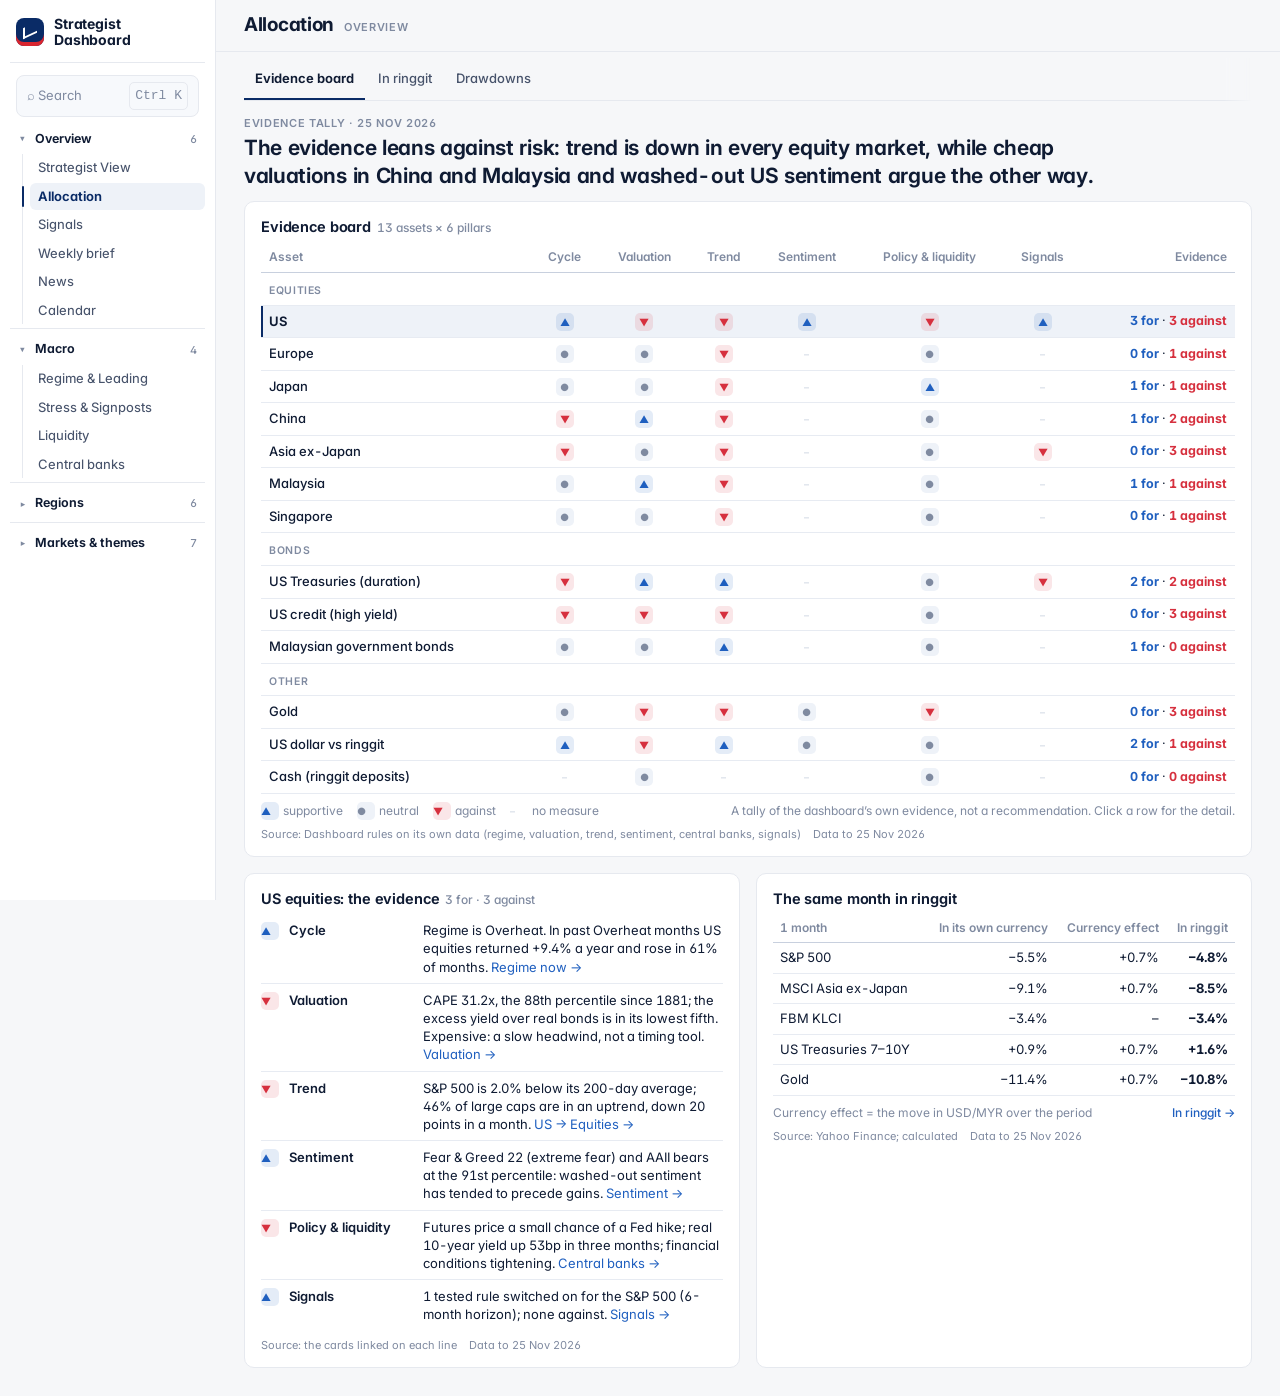
<file: design/allocation.html>
<!doctype html>
<html lang="en">
<head>
<meta charset="utf-8">
<meta name="viewport" content="width=device-width, initial-scale=1">
<title>Mockup · Allocation</title>
<meta name="robots" content="noindex">
<link rel="icon" href="data:image/svg+xml,<svg xmlns='http://www.w3.org/2000/svg' viewBox='0 0 16 16'><rect width='16' height='16' rx='3.5' fill='%230a2b66'/><rect y='13' width='16' height='3' fill='%23d9252f'/><path d='M3 10l3-3 2 2 5-5' stroke='white' stroke-width='1.8' fill='none' stroke-linecap='round'/></svg>">
<link rel="preconnect" href="https://fonts.googleapis.com">
<link rel="preconnect" href="https://fonts.gstatic.com" crossorigin>
<link rel="stylesheet" href="https://fonts.googleapis.com/css2?family=Inter:wght@400;500;600;700&display=swap">
<link rel="stylesheet" href="../docs/style.css">
<script>
  try { const t = localStorage.getItem('sd-theme'); if (t) document.documentElement.dataset.theme = t; } catch (e) {}
</script>
<link rel="stylesheet" href="redesign3.css">
</head>
<body><div class="app"><aside class="side" id="side"><div class="side-head"><div class="brand"><span class="logo" aria-hidden="true"></span><span class="name">Strategist <br>Dashboard</span></div></div><button type="button" class="side-search"><span>⌕  Search</span><kbd>Ctrl K</kbd></button><nav class="nav3">
<div class="nav-sec"><button class="nav-head" type="button"><span class="chev">▸</span><span class="nm">Overview</span><span class="cnt">6</span></button><div class="nav-items">
<button type="button" aria-selected="false">Strategist View</button>
<button type="button" aria-selected="true">Allocation</button>
<button type="button" aria-selected="false">Signals</button>
<button type="button" aria-selected="false">Weekly brief</button>
<button type="button" aria-selected="false">News</button>
<button type="button" aria-selected="false">Calendar</button>
</div></div>
<div class="nav-sec"><button class="nav-head" type="button"><span class="chev">▸</span><span class="nm">Macro</span><span class="cnt">4</span></button><div class="nav-items">
<button type="button" aria-selected="false">Regime & Leading</button>
<button type="button" aria-selected="false">Stress & Signposts</button>
<button type="button" aria-selected="false">Liquidity</button>
<button type="button" aria-selected="false">Central banks</button>
</div></div>
<div class="nav-sec folded"><button class="nav-head" type="button"><span class="chev">▸</span><span class="nm">Regions</span><span class="cnt">6</span></button><div class="nav-items">
<button type="button" aria-selected="false">Country scorecard</button>
<button type="button" aria-selected="false">US</button>
<button type="button" aria-selected="false">Europe<span class="nav-caret">▸</span></button>
<button type="button" aria-selected="false">Asia ex-Japan<span class="nav-caret">▸</span></button>
<button type="button" aria-selected="false">Japan</button>
<button type="button" aria-selected="false">Australia</button>
</div></div>
<div class="nav-sec folded"><button class="nav-head" type="button"><span class="chev">▸</span><span class="nm">Markets & themes</span><span class="cnt">7</span></button><div class="nav-items">
<button type="button" aria-selected="false">Markets</button>
<button type="button" aria-selected="false">Fixed Income</button>
<button type="button" aria-selected="false">Valuation</button>
<button type="button" aria-selected="false">Positioning & Vol</button>
<button type="button" aria-selected="false">Structured products</button>
<button type="button" aria-selected="false">Correlation</button>
<button type="button" aria-selected="false">AI</button>
</div></div>
</nav></aside>
<div class="content"><header class="pagebar"><div class="page-head"><div class="ph-title"><h1>Allocation</h1><span class="eyebrow">Overview</span></div></div></header>
<main>
<div class="subtabs" role="tablist"><button aria-selected="true">Evidence board</button><button aria-selected="false">In ringgit</button><button aria-selected="false">Drawdowns</button></div>
<div class="sv-lead"><div class="eyebrow">Evidence tally · 25 Nov 2026</div>
<h2>The evidence leans against risk: trend is down in every equity market, while cheap valuations in China and Malaysia and washed-out US sentiment argue the other way.</h2></div>
<div class="grid">
<section class="card wide"><div class="card-head"><h2>Evidence board<span class="card-count">13 assets × 6 pillars</span></h2></div><table class="alloc"><thead><tr><th>Asset</th><th>Cycle</th><th>Valuation</th><th>Trend</th><th>Sentiment</th><th>Policy &amp; liquidity</th><th>Signals</th><th>Evidence</th></tr></thead><tbody><tr class="grp"><td colspan="8">Equities</td></tr><tr class="row sel"><td>US</td><td><span class="pm up" title="supportive">▲</span></td><td><span class="pm dn" title="against">▼</span></td><td><span class="pm dn" title="against">▼</span></td><td><span class="pm up" title="supportive">▲</span></td><td><span class="pm dn" title="against">▼</span></td><td><span class="pm up" title="supportive">▲</span></td><td class="tally"><b class="up">3 for</b> · <b class="dn">3 against</b></td></tr><tr class="row"><td>Europe</td><td><span class="pm mid" title="neutral">●</span></td><td><span class="pm mid" title="neutral">●</span></td><td><span class="pm dn" title="against">▼</span></td><td><span class="pm na" title="no measure">–</span></td><td><span class="pm mid" title="neutral">●</span></td><td><span class="pm na" title="no measure">–</span></td><td class="tally"><b class="up">0 for</b> · <b class="dn">1 against</b></td></tr><tr class="row"><td>Japan</td><td><span class="pm mid" title="neutral">●</span></td><td><span class="pm mid" title="neutral">●</span></td><td><span class="pm dn" title="against">▼</span></td><td><span class="pm na" title="no measure">–</span></td><td><span class="pm up" title="supportive">▲</span></td><td><span class="pm na" title="no measure">–</span></td><td class="tally"><b class="up">1 for</b> · <b class="dn">1 against</b></td></tr><tr class="row"><td>China</td><td><span class="pm dn" title="against">▼</span></td><td><span class="pm up" title="supportive">▲</span></td><td><span class="pm dn" title="against">▼</span></td><td><span class="pm na" title="no measure">–</span></td><td><span class="pm mid" title="neutral">●</span></td><td><span class="pm na" title="no measure">–</span></td><td class="tally"><b class="up">1 for</b> · <b class="dn">2 against</b></td></tr><tr class="row"><td>Asia ex-Japan</td><td><span class="pm dn" title="against">▼</span></td><td><span class="pm mid" title="neutral">●</span></td><td><span class="pm dn" title="against">▼</span></td><td><span class="pm na" title="no measure">–</span></td><td><span class="pm mid" title="neutral">●</span></td><td><span class="pm dn" title="against">▼</span></td><td class="tally"><b class="up">0 for</b> · <b class="dn">3 against</b></td></tr><tr class="row"><td>Malaysia</td><td><span class="pm mid" title="neutral">●</span></td><td><span class="pm up" title="supportive">▲</span></td><td><span class="pm dn" title="against">▼</span></td><td><span class="pm na" title="no measure">–</span></td><td><span class="pm mid" title="neutral">●</span></td><td><span class="pm na" title="no measure">–</span></td><td class="tally"><b class="up">1 for</b> · <b class="dn">1 against</b></td></tr><tr class="row"><td>Singapore</td><td><span class="pm mid" title="neutral">●</span></td><td><span class="pm mid" title="neutral">●</span></td><td><span class="pm dn" title="against">▼</span></td><td><span class="pm na" title="no measure">–</span></td><td><span class="pm mid" title="neutral">●</span></td><td><span class="pm na" title="no measure">–</span></td><td class="tally"><b class="up">0 for</b> · <b class="dn">1 against</b></td></tr><tr class="grp"><td colspan="8">Bonds</td></tr><tr class="row"><td>US Treasuries (duration)</td><td><span class="pm dn" title="against">▼</span></td><td><span class="pm up" title="supportive">▲</span></td><td><span class="pm up" title="supportive">▲</span></td><td><span class="pm na" title="no measure">–</span></td><td><span class="pm mid" title="neutral">●</span></td><td><span class="pm dn" title="against">▼</span></td><td class="tally"><b class="up">2 for</b> · <b class="dn">2 against</b></td></tr><tr class="row"><td>US credit (high yield)</td><td><span class="pm dn" title="against">▼</span></td><td><span class="pm dn" title="against">▼</span></td><td><span class="pm dn" title="against">▼</span></td><td><span class="pm na" title="no measure">–</span></td><td><span class="pm mid" title="neutral">●</span></td><td><span class="pm na" title="no measure">–</span></td><td class="tally"><b class="up">0 for</b> · <b class="dn">3 against</b></td></tr><tr class="row"><td>Malaysian government bonds</td><td><span class="pm mid" title="neutral">●</span></td><td><span class="pm mid" title="neutral">●</span></td><td><span class="pm up" title="supportive">▲</span></td><td><span class="pm na" title="no measure">–</span></td><td><span class="pm mid" title="neutral">●</span></td><td><span class="pm na" title="no measure">–</span></td><td class="tally"><b class="up">1 for</b> · <b class="dn">0 against</b></td></tr><tr class="grp"><td colspan="8">Other</td></tr><tr class="row"><td>Gold</td><td><span class="pm mid" title="neutral">●</span></td><td><span class="pm dn" title="against">▼</span></td><td><span class="pm dn" title="against">▼</span></td><td><span class="pm mid" title="neutral">●</span></td><td><span class="pm dn" title="against">▼</span></td><td><span class="pm na" title="no measure">–</span></td><td class="tally"><b class="up">0 for</b> · <b class="dn">3 against</b></td></tr><tr class="row"><td>US dollar vs ringgit</td><td><span class="pm up" title="supportive">▲</span></td><td><span class="pm dn" title="against">▼</span></td><td><span class="pm up" title="supportive">▲</span></td><td><span class="pm mid" title="neutral">●</span></td><td><span class="pm mid" title="neutral">●</span></td><td><span class="pm na" title="no measure">–</span></td><td class="tally"><b class="up">2 for</b> · <b class="dn">1 against</b></td></tr><tr class="row"><td>Cash (ringgit deposits)</td><td><span class="pm na" title="no measure">–</span></td><td><span class="pm mid" title="neutral">●</span></td><td><span class="pm na" title="no measure">–</span></td><td><span class="pm na" title="no measure">–</span></td><td><span class="pm mid" title="neutral">●</span></td><td><span class="pm na" title="no measure">–</span></td><td class="tally"><b class="up">0 for</b> · <b class="dn">0 against</b></td></tr></tbody></table><div class="legend-line"><span><span class="pm up" title="supportive">▲</span>supportive</span><span><span class="pm mid" title="neutral">●</span>neutral</span><span><span class="pm dn" title="against">▼</span>against</span><span><span class="pm na" title="no measure">–</span>no measure</span><span style="margin-left:auto">A tally of the dashboard’s own evidence, not a recommendation. Click a row for the detail.</span></div><p class="src"><span>Source: Dashboard rules on its own data (regime, valuation, trend, sentiment, central banks, signals)</span><span>Data to 25 Nov 2026</span></p></section>
<section class="card "><div class="card-head"><h2>US equities: the evidence<span class="card-count">3 for · 3 against</span></h2></div><ul class="ev"><li><span class="pm up" title="supportive">▲</span><span class="pl">Cycle</span><span>Regime is Overheat. In past Overheat months US equities returned +9.4% a year and rose in 61% of months. <a href="#">Regime now →</a></span></li><li><span class="pm dn" title="against">▼</span><span class="pl">Valuation</span><span>CAPE 31.2x, the 88th percentile since 1881; the excess yield over real bonds is in its lowest fifth. Expensive: a slow headwind, not a timing tool. <a href="#">Valuation →</a></span></li><li><span class="pm dn" title="against">▼</span><span class="pl">Trend</span><span>S&P 500 is 2.0% below its 200-day average; 46% of large caps are in an uptrend, down 20 points in a month. <a href="#">US → Equities →</a></span></li><li><span class="pm up" title="supportive">▲</span><span class="pl">Sentiment</span><span>Fear &amp; Greed 22 (extreme fear) and AAII bears at the 91st percentile: washed-out sentiment has tended to precede gains. <a href="#">Sentiment →</a></span></li><li><span class="pm dn" title="against">▼</span><span class="pl">Policy &amp; liquidity</span><span>Futures price a small chance of a Fed hike; real 10-year yield up 53bp in three months; financial conditions tightening. <a href="#">Central banks →</a></span></li><li><span class="pm up" title="supportive">▲</span><span class="pl">Signals</span><span>1 tested rule switched on for the S&amp;P 500 (6-month horizon); none against. <a href="#">Signals →</a></span></li></ul><p class="src"><span>Source: the cards linked on each line</span><span>Data to 25 Nov 2026</span></p></section>
<section class="card "><div class="card-head"><h2>The same month in ringgit</h2></div><table class="perf"><thead><tr><th>1 month</th><th>In its own currency</th><th>Currency effect</th><th>In ringgit</th></tr></thead><tbody><tr class="row"><td>S&amp;P 500</td><td>−5.5%</td><td>+0.7%</td><td><b>−4.8%</b></td></tr><tr class="row"><td>MSCI Asia ex-Japan</td><td>−9.1%</td><td>+0.7%</td><td><b>−8.5%</b></td></tr><tr class="row"><td>FBM KLCI</td><td>−3.4%</td><td>–</td><td><b>−3.4%</b></td></tr><tr class="row"><td>US Treasuries 7–10Y</td><td>+0.9%</td><td>+0.7%</td><td><b>+1.6%</b></td></tr><tr class="row"><td>Gold</td><td>−11.4%</td><td>+0.7%</td><td><b>−10.8%</b></td></tr></tbody></table><div class="card-foot"><span>Currency effect = the move in USD/MYR over the period</span><a href="#">In ringgit →</a></div><p class="src"><span>Source: Yahoo Finance; calculated</span><span>Data to 25 Nov 2026</span></p></section>
</div>
</main></div></div></body></html>
</file>
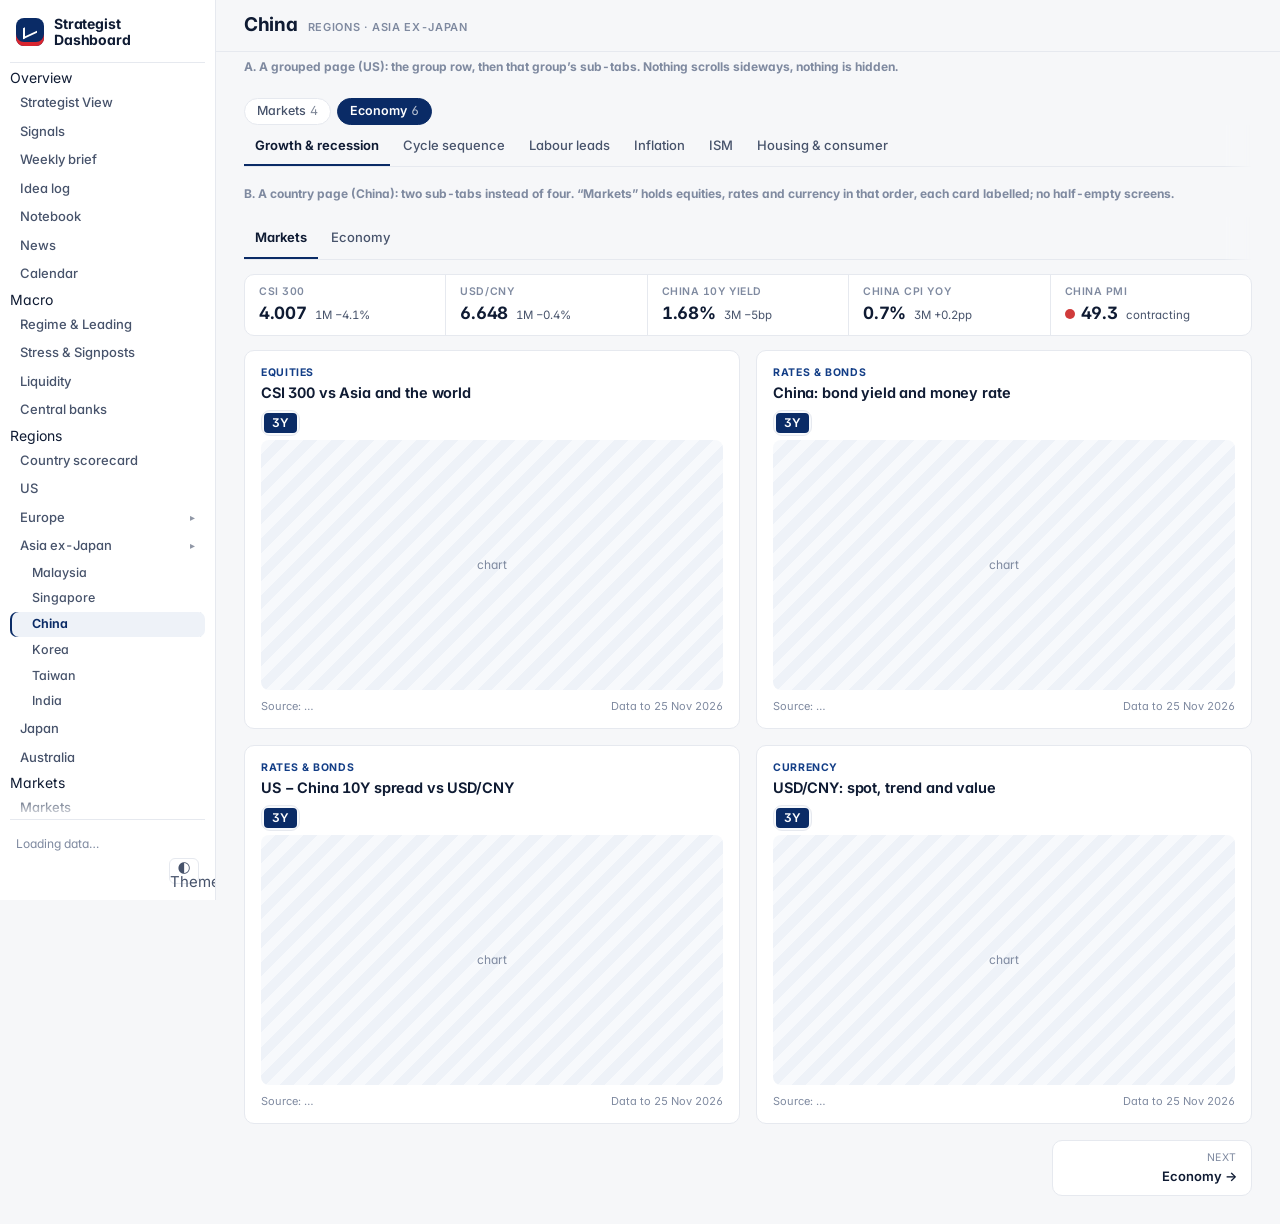
<file: design/click-through.html>
<!doctype html>
<html lang="en">
<head>
<meta charset="utf-8">
<meta name="viewport" content="width=device-width, initial-scale=1">
<title>Mockup · click-through</title>
<meta name="robots" content="noindex">
<link rel="icon" href="data:image/svg+xml,<svg xmlns='http://www.w3.org/2000/svg' viewBox='0 0 16 16'><rect width='16' height='16' rx='3.5' fill='%230a2b66'/><rect y='13' width='16' height='3' fill='%23d9252f'/><path d='M3 10l3-3 2 2 5-5' stroke='white' stroke-width='1.8' fill='none' stroke-linecap='round'/></svg>">
<link rel="preconnect" href="https://fonts.googleapis.com">
<link rel="preconnect" href="https://fonts.gstatic.com" crossorigin>
<link rel="stylesheet" href="https://fonts.googleapis.com/css2?family=Inter:wght@400;500;600;700&display=swap">
<link rel="stylesheet" href="../docs/style.css">
<script>
  try { const t = localStorage.getItem('sd-theme'); if (t) document.documentElement.dataset.theme = t; } catch (e) {}
</script>
<link rel="stylesheet" href="redesign.css">
</head>
<body>
<div class="app">
<aside class="side" id="side">
  <div class="side-head">
    <div class="brand">
      <span class="logo" aria-hidden="true"></span>
      <span class="name">Strategist <br>Dashboard</span>
    </div>
    <button id="menuBtn" class="ghost menu-btn" type="button" aria-label="Show or hide the menu" aria-expanded="false">☰</button>
  </div>
  <nav class="tabs" role="tablist" aria-orientation="vertical">
    <div class="nav-group">Overview</div>
    <button role="tab" data-tab="overview" aria-selected="false"><span class="ic">◎</span>Strategist View</button>
    <button role="tab" data-tab="signals" aria-selected="false"><span class="ic">✧</span>Signals</button>
    <button role="tab" data-tab="weekly" aria-selected="false"><span class="ic">▣</span>Weekly brief</button>
    <button role="tab" data-tab="ideas" aria-selected="false"><span class="ic">✎</span>Idea log</button>
    <button role="tab" data-tab="notebook" aria-selected="false"><span class="ic">✐</span>Notebook</button>
    <button role="tab" data-tab="news" aria-selected="false"><span class="ic">≡</span>News</button>
    <button role="tab" data-tab="calendar" aria-selected="false"><span class="ic">◷</span>Calendar</button>
    <div class="nav-group">Macro</div>
    <button role="tab" data-tab="regime" aria-selected="false"><span class="ic">◫</span>Regime &amp; Leading</button>
    <button role="tab" data-tab="stress" aria-selected="false"><span class="ic">⚠</span>Stress &amp; Signposts</button>
    <button role="tab" data-tab="liquidity" aria-selected="false"><span class="ic">≈</span>Liquidity</button>
    <button role="tab" data-tab="cbwatch" aria-selected="false"><span class="ic">◈</span>Central banks</button>
    <div class="nav-group">Regions</div>
    <button role="tab" data-tab="scorecard" aria-selected="false"><span class="ic">▥</span>Country scorecard</button>
    <button role="tab" data-tab="us" aria-selected="false"><span class="ic">◧</span>US</button>
    <button role="tab" data-tab="europe" aria-selected="false" aria-expanded="false" class="nav-parent"><span class="ic">◨</span>Europe<span class="nav-caret" aria-hidden="true">▸</span></button>
    <button role="tab" data-tab="de" data-parent="europe" class="nav-child" aria-selected="false" hidden>Germany</button>
    <button role="tab" data-tab="fr" data-parent="europe" class="nav-child" aria-selected="false" hidden>France</button>
    <button role="tab" data-tab="it" data-parent="europe" class="nav-child" aria-selected="false" hidden>Italy</button>
    <button role="tab" data-tab="es" data-parent="europe" class="nav-child" aria-selected="false" hidden>Spain</button>
    <button role="tab" data-tab="uk" data-parent="europe" class="nav-child" aria-selected="false" hidden>UK</button>
    <button role="tab" data-tab="asia" aria-selected="false" aria-expanded="false" class="nav-parent"><span class="ic">◐</span>Asia ex-Japan<span class="nav-caret" aria-hidden="true">▸</span></button>
    <button role="tab" data-tab="my" data-parent="asia" class="nav-child" aria-selected="false">Malaysia</button>
    <button role="tab" data-tab="sg" data-parent="asia" class="nav-child" aria-selected="false">Singapore</button>
    <button role="tab" data-tab="cn" data-parent="asia" class="nav-child" aria-selected="true">China</button>
    <button role="tab" data-tab="kr" data-parent="asia" class="nav-child" aria-selected="false">Korea</button>
    <button role="tab" data-tab="tw" data-parent="asia" class="nav-child" aria-selected="false">Taiwan</button>
    <button role="tab" data-tab="in" data-parent="asia" class="nav-child" aria-selected="false">India</button>
    <button role="tab" data-tab="japan" aria-selected="false"><span class="ic">◑</span>Japan</button>
    <button role="tab" data-tab="australia" aria-selected="false"><span class="ic">◒</span>Australia</button>
    <div class="nav-group">Markets</div>
    <button role="tab" data-tab="markets" aria-selected="false"><span class="ic">▤</span>Markets</button>
    <button role="tab" data-tab="fixed" aria-selected="false"><span class="ic">⌒</span>Fixed Income</button>
    <button role="tab" data-tab="valuation" aria-selected="false"><span class="ic">⚖</span>Valuation</button>
    <button role="tab" data-tab="posvol" aria-selected="false"><span class="ic">⇅</span>Positioning &amp; Vol</button>
    <button role="tab" data-tab="sp" aria-selected="false"><span class="ic">◇</span>Structured products</button>
    <button role="tab" data-tab="correlation" aria-selected="false"><span class="ic">▦</span>Correlation</button>
    <div class="nav-group">Themes</div>
    <button role="tab" data-tab="ai" aria-selected="false"><span class="ic">✦</span>AI</button>
    <div class="nav-group">System</div>
    <button role="tab" data-tab="health" aria-selected="false"><span class="ic">✓</span>Data health</button>
  </nav>
  <div class="side-foot">
    <span id="asof" class="muted small">Loading data…</span>
    <span id="status" class="status-pill" hidden></span>
    <button id="themeBtn" class="ghost" type="button" aria-label="Toggle dark mode">◐ Theme</button>
  </div>
</aside>
<div class="content">
<header class="pagebar">
<div class="page-head"><div class="ph-title"><h1 id="pageTitle">China</h1><span class="eyebrow" id="pageGroup">Regions · Asia ex-Japan</span></div><div class="greet"></div></div>
</header>
<main>

<p class="mock-note" style="max-width:none"><b>A. A grouped page (US): the group row, then that group’s sub-tabs. Nothing scrolls sideways, nothing is hidden.</b></p>
<div class="subgroups"><button aria-selected="false">Markets<span class="cnt">4</span></button><button aria-selected="true">Economy<span class="cnt">6</span></button></div>
<div class="subtabs" role="tablist"><button aria-selected="true">Growth &amp; recession</button><button>Cycle sequence</button><button>Labour leads</button><button>Inflation</button><button>ISM</button><button>Housing &amp; consumer</button></div>
<p class="mock-note" style="max-width:none;margin-top:18px"><b>B. A country page (China): two sub-tabs instead of four. “Markets” holds equities, rates and currency in that order, each card labelled; no half-empty screens.</b></p>
<div class="subtabs" role="tablist"><button aria-selected="true">Markets</button><button aria-selected="false">Economy</button></div>
<div class="kpis">
<div class="kpi first"><div class="k-label">CSI 300</div><div class="k-value">4.007</div><div class="k-delta">1M −4.1%</div></div>
<div class="kpi"><div class="k-label">USD/CNY</div><div class="k-value">6.648</div><div class="k-delta">1M −0.4%</div></div>
<div class="kpi"><div class="k-label">China 10Y yield</div><div class="k-value">1.68%</div><div class="k-delta">3M −5bp</div></div>
<div class="kpi"><div class="k-label">China CPI YoY</div><div class="k-value">0.7%</div><div class="k-delta">3M +0.2pp</div></div>
<div class="kpi"><div class="k-label">China PMI</div><div class="k-value"><span class="qdot" style="background:var(--critical)"></span>49.3</div><div class="k-delta">contracting</div></div></div>
<div class="grid">
<section class="card"><div class="card-head"><h2><span class="eyebrow">Equities</span>CSI 300 vs Asia and the world</h2><div class="card-tools"><span class="seg"><button class="on">3Y</button></span></div></div><div class="ph">chart</div><p class="src"><span>Source: …</span><span>Data to 25 Nov 2026</span></p></section>
<section class="card"><div class="card-head"><h2><span class="eyebrow">Rates &amp; bonds</span>China: bond yield and money rate</h2><div class="card-tools"><span class="seg"><button class="on">3Y</button></span></div></div><div class="ph">chart</div><p class="src"><span>Source: …</span><span>Data to 25 Nov 2026</span></p></section>
<section class="card"><div class="card-head"><h2><span class="eyebrow">Rates &amp; bonds</span>US − China 10Y spread vs USD/CNY</h2><div class="card-tools"><span class="seg"><button class="on">3Y</button></span></div></div><div class="ph">chart</div><p class="src"><span>Source: …</span><span>Data to 25 Nov 2026</span></p></section>
<section class="card"><div class="card-head"><h2><span class="eyebrow">Currency</span>USD/CNY: spot, trend and value</h2><div class="card-tools"><span class="seg"><button class="on">3Y</button></span></div></div><div class="ph">chart</div><p class="src"><span>Source: …</span><span>Data to 25 Nov 2026</span></p></section>
</div>
<div class="pager"><button class="next"><small>Next</small><b>Economy →</b></button></div>

</main>
</div>
</div>
</body>
</html>
</file>
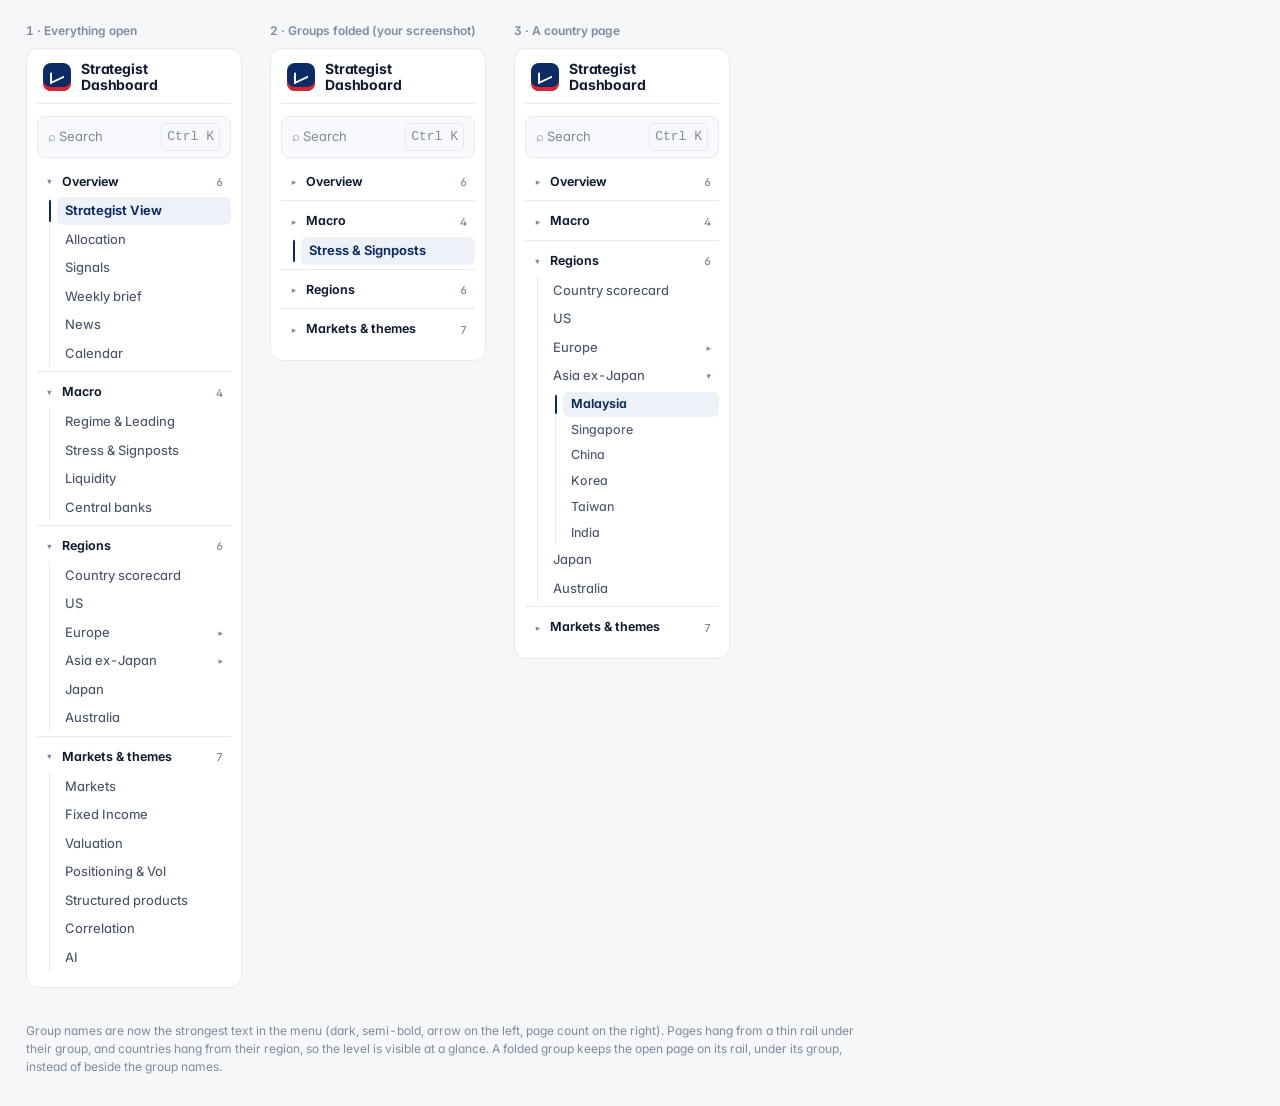
<file: design/menu.html>
<!doctype html>
<html lang="en">
<head>
<meta charset="utf-8">
<meta name="viewport" content="width=device-width, initial-scale=1">
<title>Mockup · menu</title>
<meta name="robots" content="noindex">
<link rel="icon" href="data:image/svg+xml,<svg xmlns='http://www.w3.org/2000/svg' viewBox='0 0 16 16'><rect width='16' height='16' rx='3.5' fill='%230a2b66'/><rect y='13' width='16' height='3' fill='%23d9252f'/><path d='M3 10l3-3 2 2 5-5' stroke='white' stroke-width='1.8' fill='none' stroke-linecap='round'/></svg>">
<link rel="preconnect" href="https://fonts.googleapis.com">
<link rel="preconnect" href="https://fonts.gstatic.com" crossorigin>
<link rel="stylesheet" href="https://fonts.googleapis.com/css2?family=Inter:wght@400;500;600;700&display=swap">
<link rel="stylesheet" href="../docs/style.css">
<script>
  try { const t = localStorage.getItem('sd-theme'); if (t) document.documentElement.dataset.theme = t; } catch (e) {}
</script>
<link rel="stylesheet" href="redesign3.css">
</head><body style="background:var(--page)">
<div class="mock-row">
  <div class="mock-col"><h4>1 · Everything open</h4><div class="side mock-side" style="position:static;height:auto;overflow:visible">
  <div class="side-head" style="padding:0 6px 10px"><div class="brand"><span class="logo" aria-hidden="true"></span><span class="name">Strategist <br>Dashboard</span></div></div>
  <button type="button" class="side-search" style="margin:8px 0 8px;width:100%"><span>⌕  Search</span><kbd>Ctrl K</kbd></button>
  <nav class="nav3">
<div class="nav-sec"><button class="nav-head" type="button"><span class="chev">▸</span><span class="nm">Overview</span><span class="cnt">6</span></button><div class="nav-items">
<button type="button" aria-selected="true">Strategist View</button>
<button type="button" aria-selected="false">Allocation</button>
<button type="button" aria-selected="false">Signals</button>
<button type="button" aria-selected="false">Weekly brief</button>
<button type="button" aria-selected="false">News</button>
<button type="button" aria-selected="false">Calendar</button>
</div></div>
<div class="nav-sec"><button class="nav-head" type="button"><span class="chev">▸</span><span class="nm">Macro</span><span class="cnt">4</span></button><div class="nav-items">
<button type="button" aria-selected="false">Regime & Leading</button>
<button type="button" aria-selected="false">Stress & Signposts</button>
<button type="button" aria-selected="false">Liquidity</button>
<button type="button" aria-selected="false">Central banks</button>
</div></div>
<div class="nav-sec"><button class="nav-head" type="button"><span class="chev">▸</span><span class="nm">Regions</span><span class="cnt">6</span></button><div class="nav-items">
<button type="button" aria-selected="false">Country scorecard</button>
<button type="button" aria-selected="false">US</button>
<button type="button" aria-selected="false">Europe<span class="nav-caret">▸</span></button>
<button type="button" aria-selected="false">Asia ex-Japan<span class="nav-caret">▸</span></button>
<button type="button" aria-selected="false">Japan</button>
<button type="button" aria-selected="false">Australia</button>
</div></div>
<div class="nav-sec"><button class="nav-head" type="button"><span class="chev">▸</span><span class="nm">Markets & themes</span><span class="cnt">7</span></button><div class="nav-items">
<button type="button" aria-selected="false">Markets</button>
<button type="button" aria-selected="false">Fixed Income</button>
<button type="button" aria-selected="false">Valuation</button>
<button type="button" aria-selected="false">Positioning & Vol</button>
<button type="button" aria-selected="false">Structured products</button>
<button type="button" aria-selected="false">Correlation</button>
<button type="button" aria-selected="false">AI</button>
</div></div>
</nav>
</div></div>
  <div class="mock-col"><h4>2 · Groups folded (your screenshot)</h4><div class="side mock-side" style="position:static;height:auto;overflow:visible">
  <div class="side-head" style="padding:0 6px 10px"><div class="brand"><span class="logo" aria-hidden="true"></span><span class="name">Strategist <br>Dashboard</span></div></div>
  <button type="button" class="side-search" style="margin:8px 0 8px;width:100%"><span>⌕  Search</span><kbd>Ctrl K</kbd></button>
  <nav class="nav3">
<div class="nav-sec folded"><button class="nav-head" type="button"><span class="chev">▸</span><span class="nm">Overview</span><span class="cnt">6</span></button><div class="nav-items">
<button type="button" aria-selected="false">Strategist View</button>
<button type="button" aria-selected="false">Allocation</button>
<button type="button" aria-selected="false">Signals</button>
<button type="button" aria-selected="false">Weekly brief</button>
<button type="button" aria-selected="false">News</button>
<button type="button" aria-selected="false">Calendar</button>
</div></div>
<div class="nav-sec folded"><button class="nav-head" type="button"><span class="chev">▸</span><span class="nm">Macro</span><span class="cnt">4</span></button><div class="nav-items">
<button type="button" aria-selected="false">Regime & Leading</button>
<button type="button" aria-selected="true">Stress & Signposts</button>
<button type="button" aria-selected="false">Liquidity</button>
<button type="button" aria-selected="false">Central banks</button>
</div></div>
<div class="nav-sec folded"><button class="nav-head" type="button"><span class="chev">▸</span><span class="nm">Regions</span><span class="cnt">6</span></button><div class="nav-items">
<button type="button" aria-selected="false">Country scorecard</button>
<button type="button" aria-selected="false">US</button>
<button type="button" aria-selected="false">Europe<span class="nav-caret">▸</span></button>
<button type="button" aria-selected="false">Asia ex-Japan<span class="nav-caret">▸</span></button>
<button type="button" aria-selected="false">Japan</button>
<button type="button" aria-selected="false">Australia</button>
</div></div>
<div class="nav-sec folded"><button class="nav-head" type="button"><span class="chev">▸</span><span class="nm">Markets & themes</span><span class="cnt">7</span></button><div class="nav-items">
<button type="button" aria-selected="false">Markets</button>
<button type="button" aria-selected="false">Fixed Income</button>
<button type="button" aria-selected="false">Valuation</button>
<button type="button" aria-selected="false">Positioning & Vol</button>
<button type="button" aria-selected="false">Structured products</button>
<button type="button" aria-selected="false">Correlation</button>
<button type="button" aria-selected="false">AI</button>
</div></div>
</nav>
</div></div>
  <div class="mock-col"><h4>3 · A country page</h4><div class="side mock-side" style="position:static;height:auto;overflow:visible">
  <div class="side-head" style="padding:0 6px 10px"><div class="brand"><span class="logo" aria-hidden="true"></span><span class="name">Strategist <br>Dashboard</span></div></div>
  <button type="button" class="side-search" style="margin:8px 0 8px;width:100%"><span>⌕  Search</span><kbd>Ctrl K</kbd></button>
  <nav class="nav3">
<div class="nav-sec folded"><button class="nav-head" type="button"><span class="chev">▸</span><span class="nm">Overview</span><span class="cnt">6</span></button><div class="nav-items">
<button type="button" aria-selected="false">Strategist View</button>
<button type="button" aria-selected="false">Allocation</button>
<button type="button" aria-selected="false">Signals</button>
<button type="button" aria-selected="false">Weekly brief</button>
<button type="button" aria-selected="false">News</button>
<button type="button" aria-selected="false">Calendar</button>
</div></div>
<div class="nav-sec folded"><button class="nav-head" type="button"><span class="chev">▸</span><span class="nm">Macro</span><span class="cnt">4</span></button><div class="nav-items">
<button type="button" aria-selected="false">Regime & Leading</button>
<button type="button" aria-selected="false">Stress & Signposts</button>
<button type="button" aria-selected="false">Liquidity</button>
<button type="button" aria-selected="false">Central banks</button>
</div></div>
<div class="nav-sec"><button class="nav-head" type="button"><span class="chev">▸</span><span class="nm">Regions</span><span class="cnt">6</span></button><div class="nav-items">
<button type="button" aria-selected="false">Country scorecard</button>
<button type="button" aria-selected="false">US</button>
<button type="button" aria-selected="false">Europe<span class="nav-caret">▸</span></button>
<button type="button" aria-selected="false">Asia ex-Japan<span class="nav-caret">▾</span></button>
<div class="nav-items"><button type="button" aria-selected="true">Malaysia</button><button type="button" aria-selected="false">Singapore</button><button type="button" aria-selected="false">China</button><button type="button" aria-selected="false">Korea</button><button type="button" aria-selected="false">Taiwan</button><button type="button" aria-selected="false">India</button></div>
<button type="button" aria-selected="false">Japan</button>
<button type="button" aria-selected="false">Australia</button>
</div></div>
<div class="nav-sec folded"><button class="nav-head" type="button"><span class="chev">▸</span><span class="nm">Markets & themes</span><span class="cnt">7</span></button><div class="nav-items">
<button type="button" aria-selected="false">Markets</button>
<button type="button" aria-selected="false">Fixed Income</button>
<button type="button" aria-selected="false">Valuation</button>
<button type="button" aria-selected="false">Positioning & Vol</button>
<button type="button" aria-selected="false">Structured products</button>
<button type="button" aria-selected="false">Correlation</button>
<button type="button" aria-selected="false">AI</button>
</div></div>
</nav>
</div></div>
</div>
<p class="mock-note">Group names are now the strongest text in the menu (dark, semi-bold, arrow on the left, page count on the right). Pages hang from a thin rail under their group, and countries hang from their region, so the level is visible at a glance. A folded group keeps the open page on its rail, under its group, instead of beside the group names.</p>
</body></html>
</file>
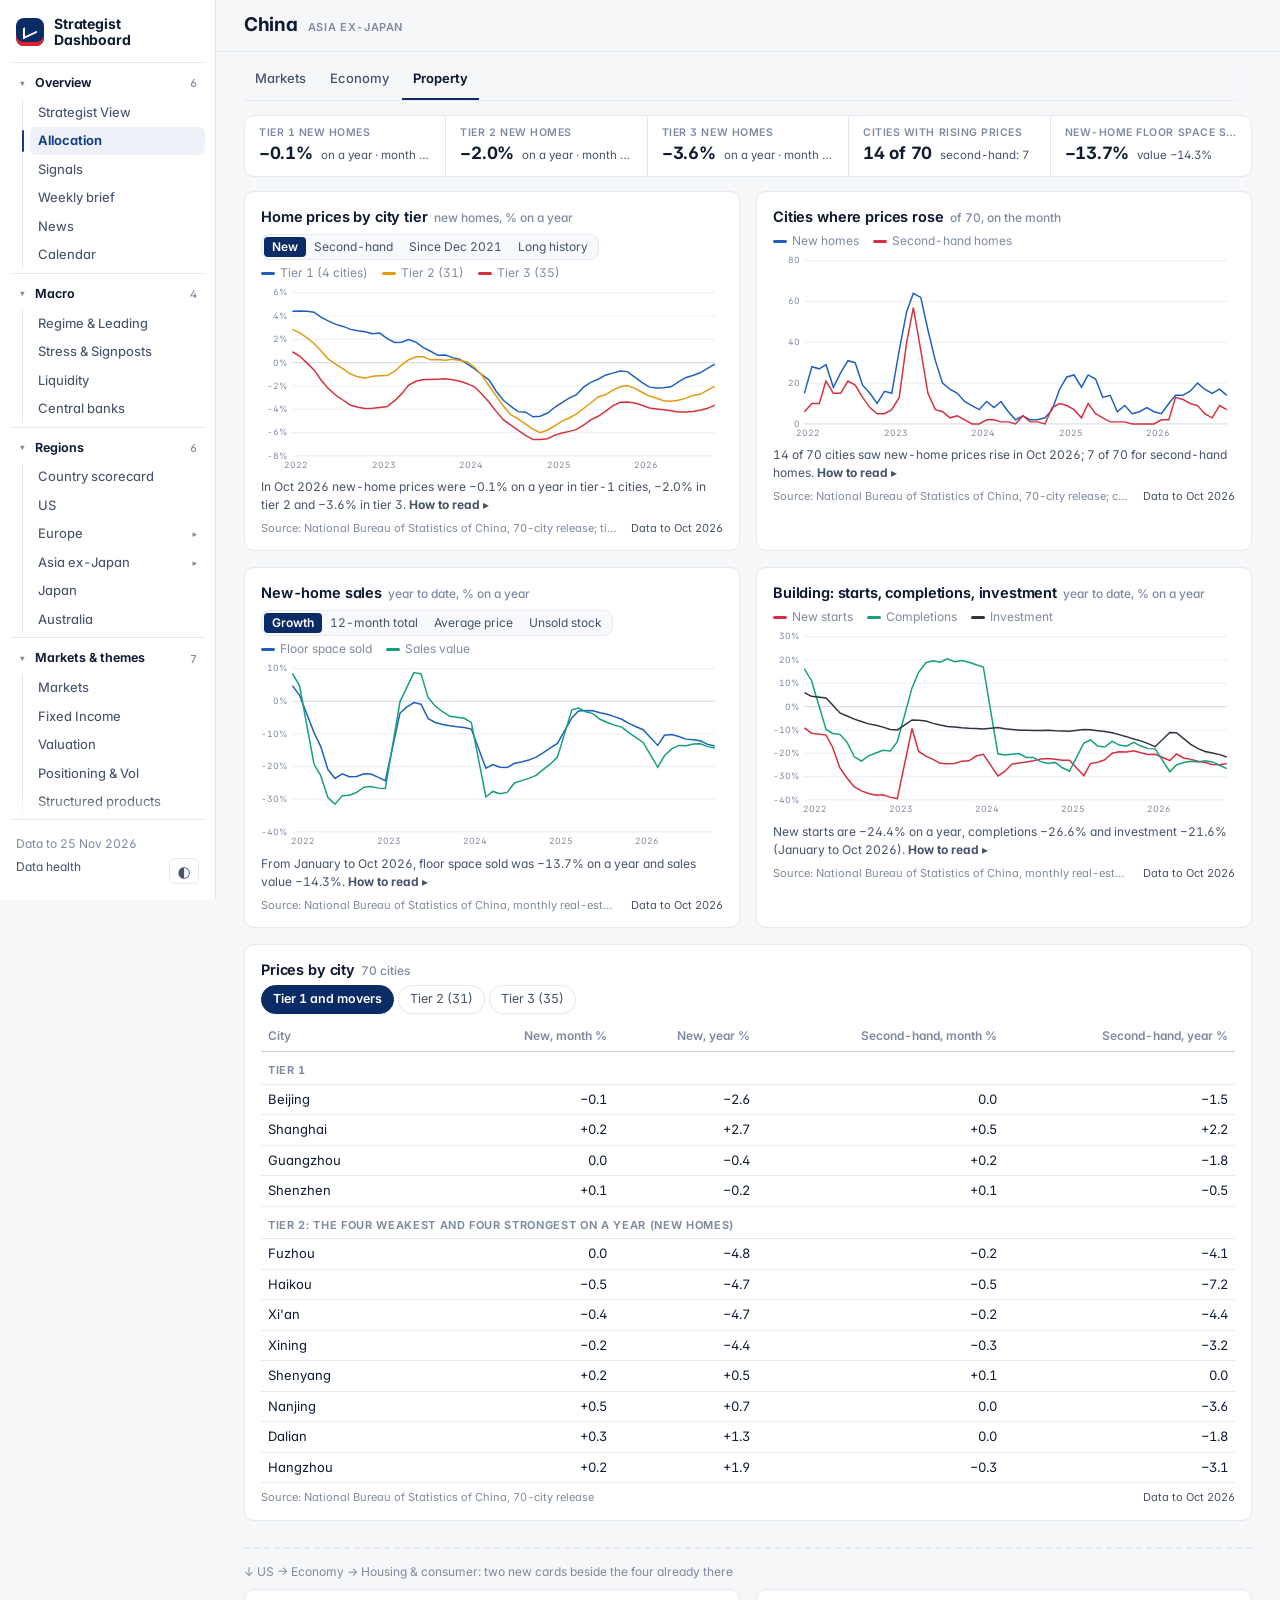
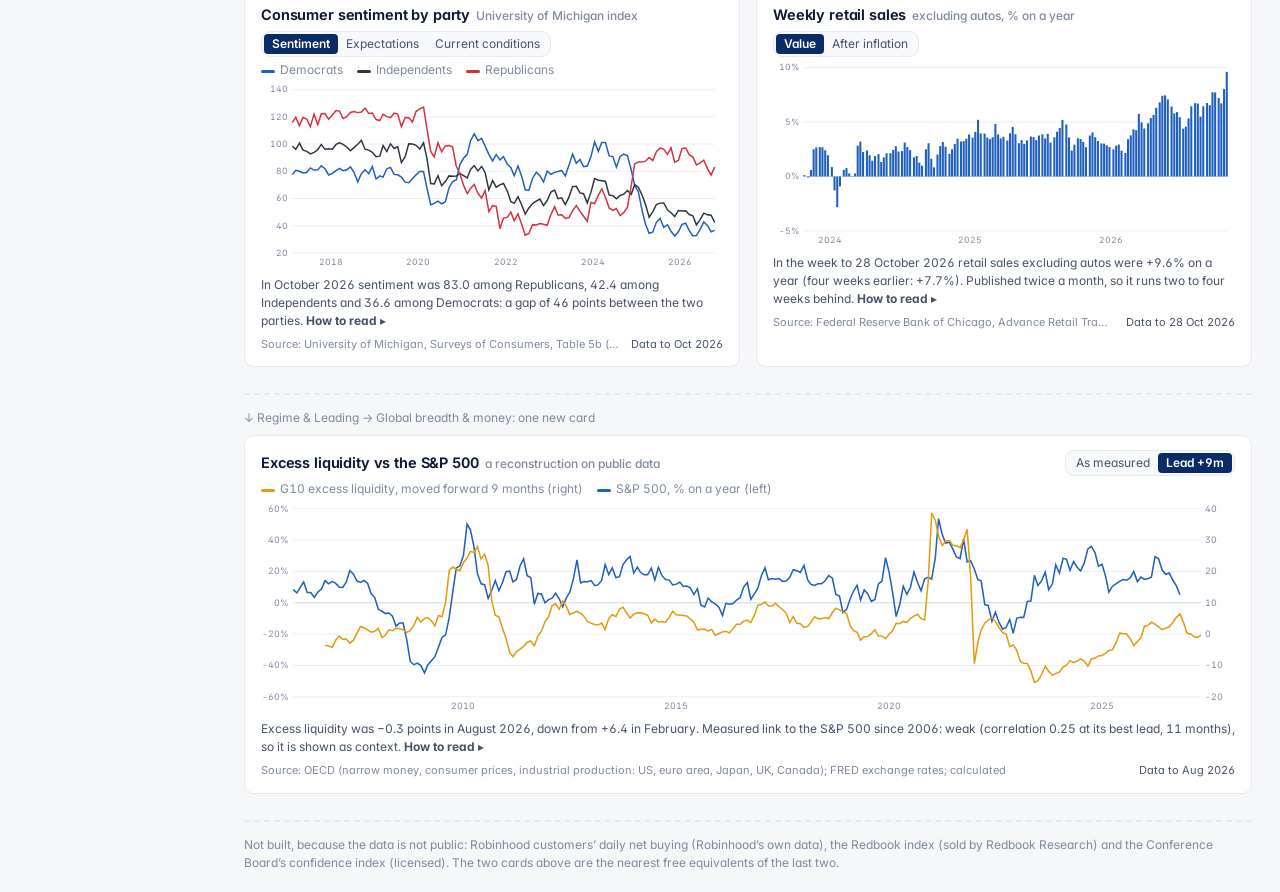
<file: design/plan5.html>
<!doctype html>
<html lang="en">
<head>
<meta charset="utf-8">
<meta name="viewport" content="width=device-width, initial-scale=1">
<title>Mockup · Design plan 5</title>
<meta name="robots" content="noindex">
<link rel="icon" href="data:image/svg+xml,<svg xmlns='http://www.w3.org/2000/svg' viewBox='0 0 16 16'><rect width='16' height='16' rx='3.5' fill='%230a2b66'/><rect y='13' width='16' height='3' fill='%23d9252f'/><path d='M3 10l3-3 2 2 5-5' stroke='white' stroke-width='1.8' fill='none' stroke-linecap='round'/></svg>">
<link rel="preconnect" href="https://fonts.googleapis.com">
<link rel="preconnect" href="https://fonts.gstatic.com" crossorigin>
<link rel="stylesheet" href="https://fonts.googleapis.com/css2?family=Inter:wght@400;500;600;700&display=swap">
<link rel="stylesheet" href="../docs/style.css">
<script>
  try { const t = localStorage.getItem('sd-theme'); if (t) document.documentElement.dataset.theme = t; } catch (e) {}
</script>
<link rel="stylesheet" href="redesign5.css">
</head>
<body><div class="app"><aside class="side" id="side">
  <div class="side-head">
    <div class="brand">
      <span class="logo" aria-hidden="true"></span>
      <span class="name">Strategist <br>Dashboard</span>
    </div>
    <button id="menuBtn" class="ghost menu-btn" type="button" aria-label="Show or hide the menu" aria-expanded="false">☰</button>
  </div>
  <nav class="tabs nav3" role="tablist" aria-orientation="vertical">
    <div class="nav-sec" data-group="Overview">
      <button class="nav-head" type="button" aria-expanded="true"><span class="chev" aria-hidden="true">▸</span><span class="nm">Overview</span><span class="cnt">6</span></button>
      <div class="nav-items">
        <button role="tab" data-tab="overview" aria-selected="false"><span class="ic">◎</span>Strategist View</button>
        <button role="tab" data-tab="alloc" aria-selected="true"><span class="ic">◩</span>Allocation</button>
        <button role="tab" data-tab="signals" aria-selected="false"><span class="ic">✧</span>Signals</button>
        <button role="tab" data-tab="weekly" aria-selected="false"><span class="ic">▣</span>Weekly brief</button>
        <button role="tab" data-tab="news" aria-selected="false"><span class="ic">≡</span>News</button>
        <button role="tab" data-tab="calendar" aria-selected="false"><span class="ic">◷</span>Calendar</button>
      </div>
    </div>
    <div class="nav-sec" data-group="Macro">
      <button class="nav-head" type="button" aria-expanded="true"><span class="chev" aria-hidden="true">▸</span><span class="nm">Macro</span><span class="cnt">4</span></button>
      <div class="nav-items">
        <button role="tab" data-tab="regime" aria-selected="false"><span class="ic">◫</span>Regime &amp; Leading</button>
        <button role="tab" data-tab="stress" aria-selected="false"><span class="ic">⚠</span>Stress &amp; Signposts</button>
        <button role="tab" data-tab="liquidity" aria-selected="false"><span class="ic">≈</span>Liquidity</button>
        <button role="tab" data-tab="cbwatch" aria-selected="false"><span class="ic">◈</span>Central banks</button>
      </div>
    </div>
    <div class="nav-sec" data-group="Regions">
      <button class="nav-head" type="button" aria-expanded="true"><span class="chev" aria-hidden="true">▸</span><span class="nm">Regions</span><span class="cnt">6</span></button>
      <div class="nav-items">
        <button role="tab" data-tab="scorecard" aria-selected="false"><span class="ic">▥</span>Country scorecard</button>
        <button role="tab" data-tab="us" aria-selected="false"><span class="ic">◧</span>US</button>
        <button role="tab" data-tab="europe" aria-selected="false" aria-expanded="false" class="nav-parent"><span class="ic">◨</span>Europe<span class="nav-caret" aria-hidden="true">▸</span></button>
        <div class="nav-items nav-kids" data-kids="europe" hidden>
          <button role="tab" data-tab="de" data-parent="europe" class="nav-child" aria-selected="false" hidden>Germany</button>
          <button role="tab" data-tab="fr" data-parent="europe" class="nav-child" aria-selected="false" hidden>France</button>
          <button role="tab" data-tab="it" data-parent="europe" class="nav-child" aria-selected="false" hidden>Italy</button>
          <button role="tab" data-tab="es" data-parent="europe" class="nav-child" aria-selected="false" hidden>Spain</button>
          <button role="tab" data-tab="uk" data-parent="europe" class="nav-child" aria-selected="false" hidden>UK</button>
        </div>
        <button role="tab" data-tab="asia" aria-selected="false" aria-expanded="false" class="nav-parent"><span class="ic">◐</span>Asia ex-Japan<span class="nav-caret" aria-hidden="true">▸</span></button>
        <div class="nav-items nav-kids" data-kids="asia" hidden>
          <button role="tab" data-tab="my" data-parent="asia" class="nav-child" aria-selected="false" hidden>Malaysia</button>
          <button role="tab" data-tab="sg" data-parent="asia" class="nav-child" aria-selected="false" hidden>Singapore</button>
          <button role="tab" data-tab="cn" data-parent="asia" class="nav-child" aria-selected="false" hidden>China</button>
          <button role="tab" data-tab="kr" data-parent="asia" class="nav-child" aria-selected="false" hidden>Korea</button>
          <button role="tab" data-tab="tw" data-parent="asia" class="nav-child" aria-selected="false" hidden>Taiwan</button>
          <button role="tab" data-tab="in" data-parent="asia" class="nav-child" aria-selected="false" hidden>India</button>
        </div>
        <button role="tab" data-tab="japan" aria-selected="false"><span class="ic">◑</span>Japan</button>
        <button role="tab" data-tab="australia" aria-selected="false"><span class="ic">◒</span>Australia</button>
      </div>
    </div>
    <div class="nav-sec" data-group="Markets &amp; themes">
      <button class="nav-head" type="button" aria-expanded="true"><span class="chev" aria-hidden="true">▸</span><span class="nm">Markets &amp; themes</span><span class="cnt">7</span></button>
      <div class="nav-items">
        <button role="tab" data-tab="markets" aria-selected="false"><span class="ic">▤</span>Markets</button>
        <button role="tab" data-tab="fixed" aria-selected="false"><span class="ic">⌒</span>Fixed Income</button>
        <button role="tab" data-tab="valuation" aria-selected="false"><span class="ic">⚖</span>Valuation</button>
        <button role="tab" data-tab="posvol" aria-selected="false"><span class="ic">⇅</span>Positioning &amp; Vol</button>
        <button role="tab" data-tab="sp" aria-selected="false"><span class="ic">◇</span>Structured products</button>
        <button role="tab" data-tab="correlation" aria-selected="false"><span class="ic">▦</span>Correlation</button>
        <button role="tab" data-tab="ai" aria-selected="false"><span class="ic">✦</span>AI</button>
      </div>
    </div>
    <!-- Data health opens from the foot of the menu (Design plan 2, Step 6); the button stays for search and checks -->
    <button role="tab" data-tab="health" data-sys="1" aria-selected="false" hidden><span class="ic">✓</span>Data health</button>
  </nav>
  <div class="side-foot">
    <span id="asof" class="muted small">Data to 25 Nov 2026</span>
    <button id="healthLink" class="foot-link" type="button">Data health</button>
    <span id="status" class="status-pill" hidden></span>
    <button id="themeBtn" class="ghost" type="button" aria-label="Toggle dark mode" title="Light or dark theme">◐</button>
  </div>
</aside>

<div class="content"><header class="pagebar"><div class="page-head"><div class="ph-title"><h1>China</h1><span class="eyebrow">Asia ex-Japan</span></div></div></header><main>
<div class="subtabs" role="tablist"><button aria-selected="false">Markets</button><button aria-selected="false">Economy</button><button aria-selected="true">Property</button></div>
<div class="kpis"><div class="kpi first"><div class="k-label">Tier 1 new homes</div><div class="k-value">−0.1%</div><div class="k-delta">on a year · month 0.0%</div></div><div class="kpi"><div class="k-label">Tier 2 new homes</div><div class="k-value">−2.0%</div><div class="k-delta">on a year · month −0.1%</div></div><div class="kpi"><div class="k-label">Tier 3 new homes</div><div class="k-value">−3.6%</div><div class="k-delta">on a year · month −0.2%</div></div><div class="kpi"><div class="k-label">Cities with rising prices</div><div class="k-value">14 of 70</div><div class="k-delta">second-hand: 7</div></div><div class="kpi"><div class="k-label">New-home floor space sold</div><div class="k-value">−13.7%</div><div class="k-delta">value −14.3%</div></div></div>
<div class="grid">
<section class="card "><div class="card-head"><div class="card-title"><h2>Home prices by city tier<span class="card-count">new homes, % on a year</span></h2></div><div class="card-tools"><div class="seg" role="group"><button class="on">New</button><button>Second-hand</button><button>Since Dec 2021</button><button>Long history</button></div></div></div><div class="legend-line" style="margin:0 0 4px"><span><span style="display:inline-block;width:14px;height:3px;border-radius:2px;background:var(--s1);vertical-align:middle;margin-right:5px"></span>Tier 1 (4 cities)</span><span><span style="display:inline-block;width:14px;height:3px;border-radius:2px;background:var(--s4);vertical-align:middle;margin-right:5px"></span>Tier 2 (31)</span><span><span style="display:inline-block;width:14px;height:3px;border-radius:2px;background:var(--s2);vertical-align:middle;margin-right:5px"></span>Tier 3 (35)</span></div><svg viewBox="0 0 560 226" width="100%" role="img" style="display:block"><line x1="38" x2="550" y1="206.0" y2="206.0" style="stroke:var(--grid)"/><text x="33" y="209.5" text-anchor="end" style="fill:var(--muted);font-size:10.5px">-8%</text><line x1="38" x2="550" y1="177.7" y2="177.7" style="stroke:var(--grid)"/><text x="33" y="181.2" text-anchor="end" style="fill:var(--muted);font-size:10.5px">-6%</text><line x1="38" x2="550" y1="149.4" y2="149.4" style="stroke:var(--grid)"/><text x="33" y="152.9" text-anchor="end" style="fill:var(--muted);font-size:10.5px">-4%</text><line x1="38" x2="550" y1="121.1" y2="121.1" style="stroke:var(--grid)"/><text x="33" y="124.6" text-anchor="end" style="fill:var(--muted);font-size:10.5px">-2%</text><line x1="38" x2="550" y1="92.9" y2="92.9" style="stroke:var(--axis)"/><text x="33" y="96.4" text-anchor="end" style="fill:var(--muted);font-size:10.5px">0%</text><line x1="38" x2="550" y1="64.6" y2="64.6" style="stroke:var(--grid)"/><text x="33" y="68.1" text-anchor="end" style="fill:var(--muted);font-size:10.5px">2%</text><line x1="38" x2="550" y1="36.3" y2="36.3" style="stroke:var(--grid)"/><text x="33" y="39.8" text-anchor="end" style="fill:var(--muted);font-size:10.5px">4%</text><line x1="38" x2="550" y1="8.0" y2="8.0" style="stroke:var(--grid)"/><text x="33" y="11.5" text-anchor="end" style="fill:var(--muted);font-size:10.5px">6%</text><text x="43.0" y="221" text-anchor="middle" style="fill:var(--muted);font-size:10.5px">2022</text><text x="148.9" y="221" text-anchor="middle" style="fill:var(--muted);font-size:10.5px">2023</text><text x="254.9" y="221" text-anchor="middle" style="fill:var(--muted);font-size:10.5px">2024</text><text x="360.8" y="221" text-anchor="middle" style="fill:var(--muted);font-size:10.5px">2025</text><text x="466.8" y="221" text-anchor="middle" style="fill:var(--muted);font-size:10.5px">2026</text><polyline fill="none" points="38.0,30.6 47.1,30.3 56.1,30.6 64.2,31.7 73.2,38.1 81.9,42.6 90.9,46.5 99.6,49.0 108.6,52.6 117.5,54.3 126.2,55.4 135.2,57.9 143.9,57.1 153.0,63.9 162.0,68.5 170.1,68.1 179.1,64.9 187.8,68.1 196.8,74.8 205.5,79.1 214.5,84.0 223.5,83.7 232.2,86.8 241.2,89.0 249.9,94.3 258.9,100.6 267.9,107.7 276.3,113.7 285.3,127.9 294.0,138.8 303.0,145.9 311.7,152.3 320.7,153.0 329.7,158.6 338.4,157.9 347.4,154.0 356.1,147.0 364.9,141.3 373.9,135.6 382.0,132.1 391.0,122.6 399.7,116.9 408.7,113.0 417.4,108.1 426.4,105.6 435.4,103.1 444.1,103.8 453.1,110.5 461.8,116.9 470.8,122.6 479.8,123.6 487.9,123.3 496.9,122.2 505.6,116.5 514.6,111.2 523.3,108.4 532.3,105.2 541.3,99.9 550.0,94.6" style="stroke:var(--s1);stroke-width:1.8"/><polyline fill="none" points="38.0,52.6 47.1,56.9 56.1,63.1 64.2,69.7 73.2,79.1 81.9,88.9 90.9,95.1 99.6,100.4 108.6,106.7 117.5,110.1 126.2,111.7 135.2,109.3 143.9,108.9 153.0,108.6 162.0,103.3 170.1,96.0 179.1,89.4 187.8,85.7 196.8,85.8 205.5,89.5 214.5,89.1 223.5,90.1 232.2,88.7 241.2,90.2 249.9,92.1 258.9,98.5 267.9,108.3 276.3,120.9 285.3,133.5 294.0,145.8 303.0,156.3 311.7,161.1 320.7,167.4 329.7,173.5 338.4,177.9 347.4,174.5 356.1,169.5 364.9,163.8 373.9,160.0 382.0,155.4 391.0,148.5 399.7,141.8 408.7,134.6 417.4,131.9 426.4,126.3 435.4,122.1 444.1,120.6 453.1,124.1 461.8,128.8 470.8,133.4 479.8,136.0 487.9,139.0 496.9,139.8 505.6,138.5 514.6,136.2 523.3,132.7 532.3,131.3 541.3,126.3 550.0,121.7" style="stroke:var(--s4);stroke-width:1.8"/><polyline fill="none" points="38.0,79.7 47.1,85.2 56.1,93.8 64.2,101.7 73.2,114.5 81.9,124.5 90.9,132.7 99.6,138.5 108.6,144.5 117.5,147.0 126.2,148.6 135.2,148.2 143.9,147.4 153.0,146.2 162.0,139.0 170.1,131.1 179.1,120.1 187.8,115.5 196.8,113.4 205.5,113.4 214.5,112.9 223.5,112.5 232.2,113.6 241.2,115.4 249.9,118.4 258.9,122.2 267.9,131.1 276.3,140.7 285.3,152.3 294.0,162.4 303.0,168.7 311.7,174.9 320.7,181.0 329.7,186.1 338.4,186.1 347.4,185.2 356.1,180.8 364.9,178.1 373.9,176.2 382.0,174.1 391.0,168.7 399.7,162.2 408.7,157.9 417.4,151.9 426.4,145.3 435.4,141.0 444.1,140.5 453.1,141.8 461.8,144.5 470.8,147.8 479.8,149.0 487.9,150.1 496.9,151.3 505.6,152.6 514.6,152.6 523.3,152.2 532.3,150.5 541.3,148.3 550.0,144.4" style="stroke:var(--s2);stroke-width:1.8"/></svg><p class="note">In Oct 2026 new-home prices were −0.1% on a year in tier-1 cities, −2.0% in tier 2 and −3.6% in tier 3. <b>How to read ▸</b></p><p class="src"><span class="src-t">Source: National Bureau of Statistics of China, 70-city release; tier averages calculated as the bureau does (simple averages)</span><span class="src-d">Data to Oct 2026</span></p></section>
<section class="card "><div class="card-head"><div class="card-title"><h2>Cities where prices rose<span class="card-count">of 70, on the month</span></h2></div></div><div class="legend-line" style="margin:0 0 4px"><span><span style="display:inline-block;width:14px;height:3px;border-radius:2px;background:var(--s1);vertical-align:middle;margin-right:5px"></span>New homes</span><span><span style="display:inline-block;width:14px;height:3px;border-radius:2px;background:var(--s2);vertical-align:middle;margin-right:5px"></span>Second-hand homes</span></div><svg viewBox="0 0 560 226" width="100%" role="img" style="display:block"><line x1="38" x2="550" y1="206.0" y2="206.0" style="stroke:var(--axis)"/><text x="33" y="209.5" text-anchor="end" style="fill:var(--muted);font-size:10.5px">0</text><line x1="38" x2="550" y1="156.5" y2="156.5" style="stroke:var(--grid)"/><text x="33" y="160.0" text-anchor="end" style="fill:var(--muted);font-size:10.5px">20</text><line x1="38" x2="550" y1="107.0" y2="107.0" style="stroke:var(--grid)"/><text x="33" y="110.5" text-anchor="end" style="fill:var(--muted);font-size:10.5px">40</text><line x1="38" x2="550" y1="57.5" y2="57.5" style="stroke:var(--grid)"/><text x="33" y="61.0" text-anchor="end" style="fill:var(--muted);font-size:10.5px">60</text><line x1="38" x2="550" y1="8.0" y2="8.0" style="stroke:var(--grid)"/><text x="33" y="11.5" text-anchor="end" style="fill:var(--muted);font-size:10.5px">80</text><text x="43.0" y="221" text-anchor="middle" style="fill:var(--muted);font-size:10.5px">2022</text><text x="148.9" y="221" text-anchor="middle" style="fill:var(--muted);font-size:10.5px">2023</text><text x="254.9" y="221" text-anchor="middle" style="fill:var(--muted);font-size:10.5px">2024</text><text x="360.8" y="221" text-anchor="middle" style="fill:var(--muted);font-size:10.5px">2025</text><text x="466.8" y="221" text-anchor="middle" style="fill:var(--muted);font-size:10.5px">2026</text><polyline fill="none" points="38.0,168.9 47.1,136.7 56.1,139.2 64.2,134.2 73.2,161.5 81.9,144.1 90.9,129.3 99.6,131.8 108.6,159.0 117.5,168.9 126.2,181.2 135.2,166.4 143.9,168.9 153.0,116.9 162.0,69.9 170.1,47.6 179.1,52.6 187.8,92.1 196.8,129.3 205.5,156.5 214.5,163.9 223.5,168.9 232.2,178.8 241.2,183.7 249.9,188.7 258.9,178.8 267.9,186.2 276.3,178.8 285.3,191.2 294.0,201.0 303.0,196.1 311.7,201.0 320.7,201.0 329.7,198.6 338.4,188.7 347.4,163.9 356.1,149.1 364.9,146.6 373.9,161.5 382.0,146.6 391.0,151.5 399.7,173.8 408.7,171.3 417.4,191.2 426.4,183.7 435.4,193.6 444.1,191.2 453.1,186.2 461.8,191.2 470.8,193.6 479.8,181.2 487.9,171.3 496.9,171.3 505.6,166.4 514.6,156.5 523.3,163.9 532.3,168.9 541.3,163.9 550.0,171.3" style="stroke:var(--s1);stroke-width:1.8"/><polyline fill="none" points="38.0,191.2 47.1,181.2 56.1,181.2 64.2,154.0 73.2,168.9 81.9,168.9 90.9,154.0 99.6,159.0 108.6,173.8 117.5,186.2 126.2,193.6 135.2,193.6 143.9,188.7 153.0,173.8 162.0,107.0 170.1,64.9 179.1,116.9 187.8,168.9 196.8,188.7 205.5,191.2 214.5,198.6 223.5,196.1 232.2,201.0 241.2,206.0 249.9,206.0 258.9,201.0 267.9,201.0 276.3,203.5 285.3,203.5 294.0,206.0 303.0,196.1 311.7,203.5 320.7,203.5 329.7,206.0 338.4,186.2 347.4,181.2 356.1,183.7 364.9,188.7 373.9,198.6 382.0,181.2 391.0,193.6 399.7,198.6 408.7,203.5 417.4,203.5 426.4,203.5 435.4,206.0 444.1,206.0 453.1,206.0 461.8,206.0 470.8,201.0 479.8,201.0 487.9,173.8 496.9,176.3 505.6,181.2 514.6,183.7 523.3,193.6 532.3,198.6 541.3,183.7 550.0,188.7" style="stroke:var(--s2);stroke-width:1.8"/></svg><p class="note">14 of 70 cities saw new-home prices rise in Oct 2026; 7 of 70 for second-hand homes. <b>How to read ▸</b></p><p class="src"><span class="src-t">Source: National Bureau of Statistics of China, 70-city release; calculated</span><span class="src-d">Data to Oct 2026</span></p></section>
<section class="card "><div class="card-head"><div class="card-title"><h2>New-home sales<span class="card-count">year to date, % on a year</span></h2></div><div class="card-tools"><div class="seg" role="group"><button class="on">Growth</button><button>12-month total</button><button>Average price</button><button>Unsold stock</button></div></div></div><div class="legend-line" style="margin:0 0 4px"><span><span style="display:inline-block;width:14px;height:3px;border-radius:2px;background:var(--s1);vertical-align:middle;margin-right:5px"></span>Floor space sold</span><span><span style="display:inline-block;width:14px;height:3px;border-radius:2px;background:var(--s3);vertical-align:middle;margin-right:5px"></span>Sales value</span></div><svg viewBox="0 0 560 226" width="100%" role="img" style="display:block"><line x1="38" x2="550" y1="206.0" y2="206.0" style="stroke:var(--grid)"/><text x="33" y="209.5" text-anchor="end" style="fill:var(--muted);font-size:10.5px">-40%</text><line x1="38" x2="550" y1="166.4" y2="166.4" style="stroke:var(--grid)"/><text x="33" y="169.9" text-anchor="end" style="fill:var(--muted);font-size:10.5px">-30%</text><line x1="38" x2="550" y1="126.8" y2="126.8" style="stroke:var(--grid)"/><text x="33" y="130.3" text-anchor="end" style="fill:var(--muted);font-size:10.5px">-20%</text><line x1="38" x2="550" y1="87.2" y2="87.2" style="stroke:var(--grid)"/><text x="33" y="90.7" text-anchor="end" style="fill:var(--muted);font-size:10.5px">-10%</text><line x1="38" x2="550" y1="47.6" y2="47.6" style="stroke:var(--axis)"/><text x="33" y="51.1" text-anchor="end" style="fill:var(--muted);font-size:10.5px">0%</text><line x1="38" x2="550" y1="8.0" y2="8.0" style="stroke:var(--grid)"/><text x="33" y="11.5" text-anchor="end" style="fill:var(--muted);font-size:10.5px">10%</text><text x="51.5" y="221" text-anchor="middle" style="fill:var(--muted);font-size:10.5px">2022</text><text x="155.6" y="221" text-anchor="middle" style="fill:var(--muted);font-size:10.5px">2023</text><text x="259.8" y="221" text-anchor="middle" style="fill:var(--muted);font-size:10.5px">2024</text><text x="364.0" y="221" text-anchor="middle" style="fill:var(--muted);font-size:10.5px">2025</text><text x="468.1" y="221" text-anchor="middle" style="fill:var(--muted);font-size:10.5px">2026</text><polyline fill="none" points="38.0,28.6 46.6,40.1 64.3,85.6 72.3,102.2 81.1,130.4 89.7,141.1 98.5,135.5 107.1,139.1 115.9,138.7 124.8,135.5 133.3,135.9 142.2,139.9 150.7,143.8 168.5,61.9 176.5,54.7 185.3,49.2 193.9,51.2 202.7,68.6 211.3,73.3 220.1,75.7 228.9,77.3 237.5,78.5 246.3,79.3 254.9,81.3 272.6,128.8 280.9,124.4 289.8,127.6 298.3,128.0 307.2,122.8 315.7,121.3 324.6,118.9 333.4,115.3 341.9,110.2 350.8,104.2 359.3,98.7 376.8,67.8 384.8,59.5 393.6,58.7 402.2,59.1 411.0,61.5 419.6,63.4 428.4,66.2 437.3,69.4 445.8,74.5 454.7,78.5 463.2,82.1 481.0,101.1 489.0,88.8 497.8,88.0 506.4,90.4 515.2,93.5 523.8,94.3 532.6,95.5 541.4,99.9 550.0,101.9" style="stroke:var(--s1);stroke-width:1.8"/><polyline fill="none" points="38.0,13.9 46.6,28.6 64.3,124.0 72.3,137.5 81.1,164.4 89.7,172.3 98.5,162.0 107.1,161.6 115.9,158.1 124.8,151.7 133.3,151.0 142.2,152.9 150.7,153.3 168.5,48.0 176.5,31.4 185.3,12.8 193.9,14.3 202.7,43.2 211.3,53.5 220.1,60.3 228.9,65.8 237.5,67.0 246.3,68.2 254.9,73.3 272.6,163.6 280.9,156.9 289.8,159.7 298.3,158.1 307.2,146.6 315.7,143.8 324.6,141.1 333.4,137.5 341.9,130.4 350.8,123.6 359.3,115.3 376.8,57.9 384.8,55.9 393.6,60.3 402.2,62.6 411.0,69.4 419.6,73.3 428.4,76.5 437.3,78.9 445.8,85.6 454.7,91.6 463.2,97.5 481.0,127.6 489.0,113.7 497.8,105.4 506.4,101.1 515.2,101.5 523.8,99.5 532.6,99.1 541.4,102.6 550.0,104.2" style="stroke:var(--s3);stroke-width:1.8"/></svg><p class="note">From January to Oct 2026, floor space sold was −13.7% on a year and sales value −14.3%. <b>How to read ▸</b></p><p class="src"><span class="src-t">Source: National Bureau of Statistics of China, monthly real-estate release (January and February are published together)</span><span class="src-d">Data to Oct 2026</span></p></section>
<section class="card "><div class="card-head"><div class="card-title"><h2>Building: starts, completions, investment<span class="card-count">year to date, % on a year</span></h2></div></div><div class="legend-line" style="margin:0 0 4px"><span><span style="display:inline-block;width:14px;height:3px;border-radius:2px;background:var(--s2);vertical-align:middle;margin-right:5px"></span>New starts</span><span><span style="display:inline-block;width:14px;height:3px;border-radius:2px;background:var(--s3);vertical-align:middle;margin-right:5px"></span>Completions</span><span><span style="display:inline-block;width:14px;height:3px;border-radius:2px;background:var(--s10);vertical-align:middle;margin-right:5px"></span>Investment</span></div><svg viewBox="0 0 560 226" width="100%" role="img" style="display:block"><line x1="38" x2="550" y1="206.0" y2="206.0" style="stroke:var(--grid)"/><text x="33" y="209.5" text-anchor="end" style="fill:var(--muted);font-size:10.5px">-40%</text><line x1="38" x2="550" y1="177.7" y2="177.7" style="stroke:var(--grid)"/><text x="33" y="181.2" text-anchor="end" style="fill:var(--muted);font-size:10.5px">-30%</text><line x1="38" x2="550" y1="149.4" y2="149.4" style="stroke:var(--grid)"/><text x="33" y="152.9" text-anchor="end" style="fill:var(--muted);font-size:10.5px">-20%</text><line x1="38" x2="550" y1="121.1" y2="121.1" style="stroke:var(--grid)"/><text x="33" y="124.6" text-anchor="end" style="fill:var(--muted);font-size:10.5px">-10%</text><line x1="38" x2="550" y1="92.9" y2="92.9" style="stroke:var(--axis)"/><text x="33" y="96.4" text-anchor="end" style="fill:var(--muted);font-size:10.5px">0%</text><line x1="38" x2="550" y1="64.6" y2="64.6" style="stroke:var(--grid)"/><text x="33" y="68.1" text-anchor="end" style="fill:var(--muted);font-size:10.5px">10%</text><line x1="38" x2="550" y1="36.3" y2="36.3" style="stroke:var(--grid)"/><text x="33" y="39.8" text-anchor="end" style="fill:var(--muted);font-size:10.5px">20%</text><line x1="38" x2="550" y1="8.0" y2="8.0" style="stroke:var(--grid)"/><text x="33" y="11.5" text-anchor="end" style="fill:var(--muted);font-size:10.5px">30%</text><text x="51.5" y="221" text-anchor="middle" style="fill:var(--muted);font-size:10.5px">2022</text><text x="155.6" y="221" text-anchor="middle" style="fill:var(--muted);font-size:10.5px">2023</text><text x="259.8" y="221" text-anchor="middle" style="fill:var(--muted);font-size:10.5px">2024</text><text x="364.0" y="221" text-anchor="middle" style="fill:var(--muted);font-size:10.5px">2025</text><text x="468.1" y="221" text-anchor="middle" style="fill:var(--muted);font-size:10.5px">2026</text><polyline fill="none" points="38.0,118.6 46.6,125.1 64.3,127.4 72.3,142.4 81.1,167.2 89.7,179.4 98.5,190.2 107.1,195.0 115.9,198.1 124.8,200.3 133.3,199.8 142.2,202.9 150.7,204.3 168.5,119.4 176.5,147.2 185.3,152.8 193.9,156.8 202.7,161.6 211.3,162.2 220.1,161.9 228.9,159.0 237.5,158.5 246.3,152.8 254.9,150.6 272.6,176.9 280.9,171.5 289.8,162.4 298.3,161.3 307.2,159.9 315.7,158.5 324.6,156.5 333.4,155.7 341.9,156.8 350.8,157.9 359.3,157.9 376.8,176.6 384.8,161.9 393.6,160.2 402.2,157.3 411.0,149.4 419.6,147.7 428.4,148.0 437.3,146.3 445.8,148.9 454.7,150.8 463.2,150.6 481.0,158.2 489.0,150.3 497.8,155.1 506.4,156.8 515.2,159.0 523.8,160.7 532.6,163.0 541.4,163.3 550.0,161.9" style="stroke:var(--s2);stroke-width:1.8"/><polyline fill="none" points="38.0,47.0 46.6,61.2 64.3,120.6 72.3,125.4 81.1,126.5 89.7,136.1 98.5,153.7 107.1,158.8 115.9,152.5 124.8,149.1 133.3,145.8 142.2,146.6 150.7,135.3 168.5,70.2 176.5,51.3 185.3,39.7 193.9,37.4 202.7,39.1 211.3,34.9 220.1,38.5 228.9,36.9 237.5,39.1 246.3,42.2 254.9,44.8 272.6,150.0 280.9,151.4 289.8,150.6 298.3,149.7 307.2,154.5 315.7,154.5 324.6,159.6 333.4,161.9 341.9,160.5 350.8,167.0 359.3,171.2 376.8,137.0 384.8,133.3 393.6,140.7 402.2,141.8 411.0,134.7 419.6,139.5 428.4,140.9 437.3,136.1 445.8,140.7 454.7,143.8 463.2,144.1 481.0,171.8 489.0,163.6 497.8,160.7 506.4,159.0 515.2,159.9 523.8,158.5 532.6,159.9 541.4,163.9 550.0,168.1" style="stroke:var(--s3);stroke-width:1.8"/><polyline fill="none" points="38.0,75.9 46.6,80.4 64.3,82.4 72.3,90.9 81.1,100.5 89.7,104.2 98.5,108.1 107.1,111.0 115.9,113.8 124.8,115.5 133.3,117.7 142.2,120.6 150.7,121.1 168.5,109.0 176.5,109.3 185.3,110.4 193.9,113.2 202.7,115.2 211.3,116.9 220.1,117.7 228.9,118.6 237.5,119.2 246.3,119.4 254.9,120.0 272.6,118.3 280.9,119.7 289.8,120.6 298.3,121.4 307.2,121.4 315.7,121.7 324.6,121.7 333.4,121.4 341.9,122.0 350.8,122.3 359.3,122.8 376.8,120.6 384.8,120.9 393.6,122.0 402.2,123.1 411.0,124.5 419.6,126.8 428.4,129.3 437.3,132.2 445.8,134.4 454.7,137.8 463.2,141.5 481.0,124.3 489.0,124.5 497.8,131.6 506.4,138.7 515.2,143.8 523.8,147.2 532.6,149.1 541.4,151.1 550.0,154.0" style="stroke:var(--s10);stroke-width:1.8"/></svg><p class="note">New starts are −24.4% on a year, completions −26.6% and investment −21.6% (January to Oct 2026). <b>How to read ▸</b></p><p class="src"><span class="src-t">Source: National Bureau of Statistics of China, monthly real-estate release</span><span class="src-d">Data to Oct 2026</span></p></section>
<section class="card wide"><div class="card-head"><div class="card-title"><h2>Prices by city<span class="card-count">70 cities</span></h2></div></div><div class="seg-chips" style="margin-bottom:8px"><button aria-selected="true">Tier 1 and movers</button><button>Tier 2 (31)</button><button>Tier 3 (35)</button></div><div class="table-wrap"><table class="perf asset-table"><thead><tr><th class="l">City</th><th>New, month %</th><th>New, year %</th><th>Second-hand, month %</th><th>Second-hand, year %</th></tr></thead><tbody><tr class="grp"><td colspan="5">Tier 1</td></tr><tr class="row"><td class="l">Beijing</td><td>−0.1</td><td>−2.6</td><td>0.0</td><td>−1.5</td></tr><tr class="row"><td class="l">Shanghai</td><td>+0.2</td><td>+2.7</td><td>+0.5</td><td>+2.2</td></tr><tr class="row"><td class="l">Guangzhou</td><td>0.0</td><td>−0.4</td><td>+0.2</td><td>−1.8</td></tr><tr class="row"><td class="l">Shenzhen</td><td>+0.1</td><td>−0.2</td><td>+0.1</td><td>−0.5</td></tr><tr class="grp"><td colspan="5">Tier 2: the four weakest and four strongest on a year (new homes)</td></tr><tr class="row"><td class="l">Fuzhou</td><td>0.0</td><td>−4.8</td><td>−0.2</td><td>−4.1</td></tr><tr class="row"><td class="l">Haikou</td><td>−0.5</td><td>−4.7</td><td>−0.5</td><td>−7.2</td></tr><tr class="row"><td class="l">Xi&#x27;an</td><td>−0.4</td><td>−4.7</td><td>−0.2</td><td>−4.4</td></tr><tr class="row"><td class="l">Xining</td><td>−0.2</td><td>−4.4</td><td>−0.3</td><td>−3.2</td></tr><tr class="row"><td class="l">Shenyang</td><td>+0.2</td><td>+0.5</td><td>+0.1</td><td>0.0</td></tr><tr class="row"><td class="l">Nanjing</td><td>+0.5</td><td>+0.7</td><td>0.0</td><td>−3.6</td></tr><tr class="row"><td class="l">Dalian</td><td>+0.3</td><td>+1.3</td><td>0.0</td><td>−1.8</td></tr><tr class="row"><td class="l">Hangzhou</td><td>+0.2</td><td>+1.9</td><td>−0.3</td><td>−3.1</td></tr></tbody></table></div><p class="src"><span class="src-t">Source: National Bureau of Statistics of China, 70-city release</span><span class="src-d">Data to Oct 2026</span></p></section>
</div>
<p class="mock-note">↓ US → Economy → Housing &amp; consumer: two new cards beside the four already there</p><div class="grid">
<section class="card "><div class="card-head"><div class="card-title"><h2>Consumer sentiment by party<span class="card-count">University of Michigan index</span></h2></div><div class="card-tools"><div class="seg" role="group"><button class="on">Sentiment</button><button>Expectations</button><button>Current conditions</button></div></div></div><div class="legend-line" style="margin:0 0 4px"><span><span style="display:inline-block;width:14px;height:3px;border-radius:2px;background:var(--s1);vertical-align:middle;margin-right:5px"></span>Democrats</span><span><span style="display:inline-block;width:14px;height:3px;border-radius:2px;background:var(--s10);vertical-align:middle;margin-right:5px"></span>Independents</span><span><span style="display:inline-block;width:14px;height:3px;border-radius:2px;background:var(--s2);vertical-align:middle;margin-right:5px"></span>Republicans</span></div><svg viewBox="0 0 560 226" width="100%" role="img" style="display:block"><line x1="38" x2="550" y1="206.0" y2="206.0" style="stroke:var(--grid)"/><text x="33" y="209.5" text-anchor="end" style="fill:var(--muted);font-size:10.5px">20</text><line x1="38" x2="550" y1="173.0" y2="173.0" style="stroke:var(--grid)"/><text x="33" y="176.5" text-anchor="end" style="fill:var(--muted);font-size:10.5px">40</text><line x1="38" x2="550" y1="140.0" y2="140.0" style="stroke:var(--grid)"/><text x="33" y="143.5" text-anchor="end" style="fill:var(--muted);font-size:10.5px">60</text><line x1="38" x2="550" y1="107.0" y2="107.0" style="stroke:var(--grid)"/><text x="33" y="110.5" text-anchor="end" style="fill:var(--muted);font-size:10.5px">80</text><line x1="38" x2="550" y1="74.0" y2="74.0" style="stroke:var(--grid)"/><text x="33" y="77.5" text-anchor="end" style="fill:var(--muted);font-size:10.5px">100</text><line x1="38" x2="550" y1="41.0" y2="41.0" style="stroke:var(--grid)"/><text x="33" y="44.5" text-anchor="end" style="fill:var(--muted);font-size:10.5px">120</text><line x1="38" x2="550" y1="8.0" y2="8.0" style="stroke:var(--grid)"/><text x="33" y="11.5" text-anchor="end" style="fill:var(--muted);font-size:10.5px">140</text><text x="84.5" y="221" text-anchor="middle" style="fill:var(--muted);font-size:10.5px">2018</text><text x="190.4" y="221" text-anchor="middle" style="fill:var(--muted);font-size:10.5px">2020</text><text x="296.4" y="221" text-anchor="middle" style="fill:var(--muted);font-size:10.5px">2022</text><text x="402.4" y="221" text-anchor="middle" style="fill:var(--muted);font-size:10.5px">2024</text><text x="508.4" y="221" text-anchor="middle" style="fill:var(--muted);font-size:10.5px">2026</text><polyline fill="none" points="38.0,111.1 42.1,105.8 46.6,107.0 50.9,109.0 55.4,108.5 59.8,102.9 64.3,105.5 68.8,105.3 73.1,100.4 77.6,104.0 82.0,111.5 86.5,109.5 91.0,106.3 95.1,103.5 99.5,106.3 103.9,105.2 108.4,101.7 112.7,108.3 117.2,119.7 121.7,110.0 126.1,105.3 130.6,110.1 134.9,101.2 139.5,116.4 144.0,112.6 148.0,114.1 152.5,103.9 156.9,102.2 161.4,110.8 165.7,111.3 170.2,114.1 174.7,120.2 179.1,120.9 183.6,116.2 187.9,111.3 192.5,107.3 197.0,107.3 201.2,127.6 205.7,147.6 210.0,145.9 214.5,143.3 218.9,146.4 223.4,144.0 227.9,127.3 232.2,119.5 236.7,117.6 241.1,98.8 245.5,91.3 250.0,86.5 254.0,69.9 258.5,61.6 262.9,69.9 267.4,67.1 271.7,76.5 276.2,86.5 280.7,94.5 285.1,86.7 289.6,93.1 293.9,89.2 298.4,97.9 302.9,102.7 307.0,112.3 311.5,100.4 315.9,112.9 320.3,129.4 324.7,130.3 329.2,115.4 333.7,108.2 338.0,112.3 342.5,119.9 346.9,106.7 351.4,110.6 355.9,108.3 360.0,107.3 364.5,106.0 368.8,112.8 373.3,99.6 377.7,86.2 382.2,97.4 386.7,92.8 391.0,101.4 395.5,100.6 399.9,89.5 404.4,71.2 408.9,82.9 413.1,72.2 417.6,72.2 422.0,88.4 426.5,89.2 430.8,102.0 435.3,89.0 439.8,86.2 444.2,88.2 448.7,104.9 453.0,124.2 457.4,131.8 461.9,154.4 466.0,170.9 470.5,182.2 474.8,180.9 479.3,168.9 483.7,164.1 488.2,175.0 492.7,171.8 497.0,179.8 501.5,185.5 505.9,180.4 510.4,171.3 514.9,170.0 519.0,178.9 523.5,185.4 527.8,184.9 532.3,177.5 536.7,168.4 541.2,172.7 545.6,180.3 550.0,178.6" style="stroke:var(--s1);stroke-width:1.8"/><polyline fill="none" points="38.0,76.6 42.1,80.4 46.6,72.8 50.9,81.4 55.4,82.9 59.8,85.9 64.3,84.2 68.8,80.9 73.1,74.5 77.6,80.4 82.0,79.8 86.5,80.3 91.0,74.5 95.1,72.4 99.5,74.3 103.9,77.6 108.4,82.2 112.7,78.3 117.2,74.3 121.7,69.4 126.1,80.3 130.6,81.4 134.9,84.1 139.5,89.3 144.0,88.7 148.0,75.8 152.5,83.1 156.9,73.7 161.4,79.4 165.7,77.1 170.2,96.6 174.7,89.3 179.1,73.8 183.6,74.0 187.9,75.5 192.5,80.1 197.0,72.4 201.2,91.7 205.7,121.8 210.0,122.3 214.5,112.4 218.9,124.5 223.4,119.5 227.9,112.6 232.2,112.9 236.7,112.8 241.1,109.5 245.5,112.3 250.0,115.1 254.0,104.7 258.5,100.1 262.9,106.5 267.4,101.2 271.7,108.8 276.2,129.6 280.7,118.1 285.1,126.3 289.6,123.5 293.9,121.8 298.4,130.6 302.9,143.8 307.0,145.9 311.5,137.9 315.9,147.6 320.3,159.0 324.7,151.5 329.2,146.1 333.7,143.1 338.0,140.7 342.5,148.6 346.9,142.5 351.4,132.1 355.9,129.8 360.0,140.3 364.5,139.2 368.8,147.4 373.3,138.3 377.7,125.6 382.2,125.2 386.7,133.2 391.0,134.2 395.5,145.6 399.9,132.6 404.4,115.9 408.9,117.9 413.1,118.4 417.6,119.4 422.0,135.9 426.5,136.5 430.8,140.3 435.3,136.4 439.8,134.7 444.2,130.4 448.7,134.9 453.0,123.2 457.4,126.3 461.9,135.7 466.0,147.1 470.5,162.8 474.8,156.2 479.3,147.3 483.7,145.6 488.2,145.4 492.7,153.7 497.0,157.3 501.5,161.9 505.9,154.5 510.4,155.2 514.9,155.0 519.0,159.5 523.5,161.0 527.8,172.0 532.3,165.6 536.7,157.7 541.2,159.8 545.6,160.3 550.0,169.0" style="stroke:var(--s10);stroke-width:1.8"/><polyline fill="none" points="38.0,48.1 42.1,41.7 46.6,51.7 50.9,41.7 55.4,43.6 59.8,53.0 64.3,37.7 68.8,50.6 73.1,37.2 77.6,37.0 82.0,44.0 86.5,38.9 91.0,33.4 95.1,34.1 99.5,43.1 103.9,40.8 108.4,35.7 112.7,34.7 117.2,35.9 121.7,35.2 126.1,30.4 130.6,37.0 134.9,36.4 139.5,44.3 144.0,45.5 148.0,37.9 152.5,40.8 156.9,42.0 161.4,36.4 165.7,37.7 170.2,52.9 174.7,41.8 179.1,42.2 183.6,47.4 187.9,34.6 192.5,31.3 197.0,29.1 201.2,55.5 205.7,82.9 210.0,89.7 214.5,72.4 218.9,83.1 223.4,76.3 227.9,75.8 232.2,77.3 236.7,100.9 241.1,110.0 245.5,123.8 250.0,134.1 254.0,127.8 258.5,122.8 262.9,133.7 267.4,139.5 271.7,130.6 276.2,156.0 280.7,148.7 285.1,149.6 289.6,176.6 293.9,163.8 298.4,162.9 302.9,156.5 307.0,166.9 311.5,158.6 315.9,171.3 320.3,184.6 324.7,182.4 329.2,171.7 333.7,172.0 338.0,170.4 342.5,171.3 346.9,172.5 351.4,159.5 355.9,149.9 360.0,160.1 364.5,159.8 368.8,164.1 373.3,163.1 377.7,154.7 382.2,148.6 386.7,155.7 391.0,161.6 395.5,167.9 399.9,144.9 404.4,146.1 408.9,136.2 413.1,128.4 417.6,138.8 422.0,151.5 426.5,154.4 430.8,152.2 435.3,160.8 439.8,157.0 444.2,150.6 448.7,125.0 453.0,98.1 457.4,95.9 461.9,95.9 466.0,94.8 470.5,90.2 474.8,94.0 479.3,83.2 483.7,78.8 488.2,80.1 492.7,86.5 497.0,78.6 501.5,96.1 505.9,94.0 510.4,79.3 514.9,78.8 519.0,86.9 523.5,89.8 527.8,99.4 532.3,96.8 536.7,93.5 541.2,103.7 545.6,111.6 550.0,102.0" style="stroke:var(--s2);stroke-width:1.8"/></svg><p class="note">In October 2026 sentiment was 83.0 among Republicans, 42.4 among Independents and 36.6 among Democrats: a gap of 46 points between the two parties. <b>How to read ▸</b></p><p class="src"><span class="src-t">Source: University of Michigan, Surveys of Consumers, Table 5b (monthly readings)</span><span class="src-d">Data to Oct 2026</span></p></section>
<section class="card "><div class="card-head"><div class="card-title"><h2>Weekly retail sales<span class="card-count">excluding autos, % on a year</span></h2></div><div class="card-tools"><div class="seg" role="group"><button class="on">Value</button><button>After inflation</button></div></div></div><svg viewBox="0 0 560 226" width="100%" role="img" style="display:block"><line x1="38" x2="550" y1="206.0" y2="206.0" style="stroke:var(--grid)"/><text x="33" y="209.5" text-anchor="end" style="fill:var(--muted);font-size:10.5px">-5%</text><line x1="38" x2="550" y1="140.0" y2="140.0" style="stroke:var(--axis)"/><text x="33" y="143.5" text-anchor="end" style="fill:var(--muted);font-size:10.5px">0%</text><line x1="38" x2="550" y1="74.0" y2="74.0" style="stroke:var(--grid)"/><text x="33" y="77.5" text-anchor="end" style="fill:var(--muted);font-size:10.5px">5%</text><line x1="38" x2="550" y1="8.0" y2="8.0" style="stroke:var(--grid)"/><text x="33" y="11.5" text-anchor="end" style="fill:var(--muted);font-size:10.5px">10%</text><text x="68.5" y="221" text-anchor="middle" style="fill:var(--muted);font-size:10.5px">2024</text><text x="239.2" y="221" text-anchor="middle" style="fill:var(--muted);font-size:10.5px">2025</text><text x="409.8" y="221" text-anchor="middle" style="fill:var(--muted);font-size:10.5px">2026</text><rect x="36.8" y="138.3" width="2.5" height="1.7" style="fill:var(--s1)"/><rect x="41.4" y="140.0" width="2.5" height="1.3" style="fill:var(--s1)"/><rect x="44.7" y="132.2" width="2.5" height="7.8" style="fill:var(--s1)"/><rect x="48.0" y="107.1" width="2.5" height="32.9" style="fill:var(--s1)"/><rect x="51.2" y="104.8" width="2.5" height="35.2" style="fill:var(--s1)"/><rect x="55.5" y="104.4" width="2.5" height="35.6" style="fill:var(--s1)"/><rect x="58.7" y="104.6" width="2.5" height="35.4" style="fill:var(--s1)"/><rect x="62.0" y="108.2" width="2.5" height="31.8" style="fill:var(--s1)"/><rect x="65.3" y="114.1" width="2.5" height="25.9" style="fill:var(--s1)"/><rect x="70.1" y="128.6" width="2.5" height="11.4" style="fill:var(--s1)"/><rect x="73.3" y="140.0" width="2.5" height="16.9" style="fill:var(--s1)"/><rect x="76.6" y="140.0" width="2.5" height="37.1" style="fill:var(--s1)"/><rect x="79.9" y="140.0" width="2.5" height="12.0" style="fill:var(--s1)"/><rect x="84.5" y="132.0" width="2.5" height="8.0" style="fill:var(--s1)"/><rect x="87.8" y="129.8" width="2.5" height="10.2" style="fill:var(--s1)"/><rect x="91.1" y="136.3" width="2.5" height="3.7" style="fill:var(--s1)"/><rect x="94.4" y="139.6" width="2.5" height="0.4" style="fill:var(--s1)"/><rect x="98.1" y="136.4" width="2.5" height="3.6" style="fill:var(--s1)"/><rect x="101.4" y="102.7" width="2.5" height="37.3" style="fill:var(--s1)"/><rect x="104.6" y="97.8" width="2.5" height="42.2" style="fill:var(--s1)"/><rect x="107.9" y="110.4" width="2.5" height="29.6" style="fill:var(--s1)"/><rect x="112.6" y="108.4" width="2.5" height="31.6" style="fill:var(--s1)"/><rect x="115.8" y="114.3" width="2.5" height="25.7" style="fill:var(--s1)"/><rect x="119.1" y="120.9" width="2.5" height="19.1" style="fill:var(--s1)"/><rect x="122.4" y="115.3" width="2.5" height="24.7" style="fill:var(--s1)"/><rect x="126.6" y="112.9" width="2.5" height="27.1" style="fill:var(--s1)"/><rect x="129.9" y="122.4" width="2.5" height="17.6" style="fill:var(--s1)"/><rect x="133.1" y="116.8" width="2.5" height="23.2" style="fill:var(--s1)"/><rect x="136.4" y="111.9" width="2.5" height="28.1" style="fill:var(--s1)"/><rect x="141.1" y="111.7" width="2.5" height="28.3" style="fill:var(--s1)"/><rect x="144.4" y="107.8" width="2.5" height="32.2" style="fill:var(--s1)"/><rect x="147.6" y="103.3" width="2.5" height="36.7" style="fill:var(--s1)"/><rect x="150.9" y="109.8" width="2.5" height="30.2" style="fill:var(--s1)"/><rect x="155.1" y="109.1" width="2.5" height="30.9" style="fill:var(--s1)"/><rect x="158.4" y="98.9" width="2.5" height="41.1" style="fill:var(--s1)"/><rect x="161.6" y="104.3" width="2.5" height="35.7" style="fill:var(--s1)"/><rect x="164.9" y="108.0" width="2.5" height="32.0" style="fill:var(--s1)"/><rect x="169.6" y="116.8" width="2.5" height="23.2" style="fill:var(--s1)"/><rect x="172.9" y="115.2" width="2.5" height="24.8" style="fill:var(--s1)"/><rect x="176.1" y="123.2" width="2.5" height="16.8" style="fill:var(--s1)"/><rect x="179.4" y="126.9" width="2.5" height="13.1" style="fill:var(--s1)"/><rect x="184.1" y="107.0" width="2.5" height="33.0" style="fill:var(--s1)"/><rect x="187.3" y="99.7" width="2.5" height="40.3" style="fill:var(--s1)"/><rect x="190.6" y="118.5" width="2.5" height="21.5" style="fill:var(--s1)"/><rect x="193.9" y="129.0" width="2.5" height="11.0" style="fill:var(--s1)"/><rect x="198.1" y="113.4" width="2.5" height="26.6" style="fill:var(--s1)"/><rect x="201.4" y="103.2" width="2.5" height="36.8" style="fill:var(--s1)"/><rect x="204.6" y="98.2" width="2.5" height="41.8" style="fill:var(--s1)"/><rect x="207.9" y="104.0" width="2.5" height="36.0" style="fill:var(--s1)"/><rect x="212.6" y="112.5" width="2.5" height="27.5" style="fill:var(--s1)"/><rect x="215.8" y="107.0" width="2.5" height="33.0" style="fill:var(--s1)"/><rect x="219.1" y="100.6" width="2.5" height="39.4" style="fill:var(--s1)"/><rect x="222.4" y="94.1" width="2.5" height="45.9" style="fill:var(--s1)"/><rect x="226.6" y="97.6" width="2.5" height="42.4" style="fill:var(--s1)"/><rect x="229.9" y="97.1" width="2.5" height="42.9" style="fill:var(--s1)"/><rect x="233.1" y="94.2" width="2.5" height="45.8" style="fill:var(--s1)"/><rect x="236.4" y="89.0" width="2.5" height="51.0" style="fill:var(--s1)"/><rect x="240.7" y="92.9" width="2.5" height="47.1" style="fill:var(--s1)"/><rect x="244.0" y="85.9" width="2.5" height="54.1" style="fill:var(--s1)"/><rect x="247.3" y="71.3" width="2.5" height="68.7" style="fill:var(--s1)"/><rect x="250.5" y="87.8" width="2.5" height="52.2" style="fill:var(--s1)"/><rect x="255.2" y="88.0" width="2.5" height="52.0" style="fill:var(--s1)"/><rect x="258.5" y="92.8" width="2.5" height="47.2" style="fill:var(--s1)"/><rect x="261.7" y="94.7" width="2.5" height="45.3" style="fill:var(--s1)"/><rect x="265.0" y="92.4" width="2.5" height="47.6" style="fill:var(--s1)"/><rect x="268.3" y="76.3" width="2.5" height="63.7" style="fill:var(--s1)"/><rect x="271.6" y="89.1" width="2.5" height="50.9" style="fill:var(--s1)"/><rect x="274.8" y="93.9" width="2.5" height="46.1" style="fill:var(--s1)"/><rect x="278.1" y="91.9" width="2.5" height="48.1" style="fill:var(--s1)"/><rect x="282.8" y="96.4" width="2.5" height="43.6" style="fill:var(--s1)"/><rect x="286.0" y="87.6" width="2.5" height="52.4" style="fill:var(--s1)"/><rect x="289.3" y="79.8" width="2.5" height="60.2" style="fill:var(--s1)"/><rect x="292.6" y="88.8" width="2.5" height="51.2" style="fill:var(--s1)"/><rect x="296.8" y="99.7" width="2.5" height="40.3" style="fill:var(--s1)"/><rect x="300.1" y="95.9" width="2.5" height="44.1" style="fill:var(--s1)"/><rect x="303.3" y="100.5" width="2.5" height="39.5" style="fill:var(--s1)"/><rect x="306.6" y="96.3" width="2.5" height="43.7" style="fill:var(--s1)"/><rect x="311.3" y="91.6" width="2.5" height="48.4" style="fill:var(--s1)"/><rect x="314.6" y="92.3" width="2.5" height="47.7" style="fill:var(--s1)"/><rect x="317.8" y="95.9" width="2.5" height="44.1" style="fill:var(--s1)"/><rect x="321.1" y="90.3" width="2.5" height="49.7" style="fill:var(--s1)"/><rect x="325.3" y="88.9" width="2.5" height="51.1" style="fill:var(--s1)"/><rect x="328.6" y="93.9" width="2.5" height="46.1" style="fill:var(--s1)"/><rect x="331.8" y="88.3" width="2.5" height="51.7" style="fill:var(--s1)"/><rect x="335.1" y="98.8" width="2.5" height="41.2" style="fill:var(--s1)"/><rect x="339.8" y="92.5" width="2.5" height="47.5" style="fill:var(--s1)"/><rect x="343.1" y="85.8" width="2.5" height="54.2" style="fill:var(--s1)"/><rect x="346.3" y="81.1" width="2.5" height="58.9" style="fill:var(--s1)"/><rect x="349.6" y="71.4" width="2.5" height="68.6" style="fill:var(--s1)"/><rect x="354.3" y="77.0" width="2.5" height="63.0" style="fill:var(--s1)"/><rect x="357.5" y="92.7" width="2.5" height="47.3" style="fill:var(--s1)"/><rect x="360.8" y="108.4" width="2.5" height="31.6" style="fill:var(--s1)"/><rect x="364.1" y="101.4" width="2.5" height="38.6" style="fill:var(--s1)"/><rect x="368.3" y="93.7" width="2.5" height="46.3" style="fill:var(--s1)"/><rect x="371.6" y="94.6" width="2.5" height="45.4" style="fill:var(--s1)"/><rect x="374.8" y="98.0" width="2.5" height="42.0" style="fill:var(--s1)"/><rect x="378.1" y="104.5" width="2.5" height="35.5" style="fill:var(--s1)"/><rect x="382.8" y="90.3" width="2.5" height="49.7" style="fill:var(--s1)"/><rect x="386.0" y="86.5" width="2.5" height="53.5" style="fill:var(--s1)"/><rect x="389.3" y="92.3" width="2.5" height="47.7" style="fill:var(--s1)"/><rect x="392.6" y="96.9" width="2.5" height="43.1" style="fill:var(--s1)"/><rect x="396.8" y="99.9" width="2.5" height="40.1" style="fill:var(--s1)"/><rect x="400.1" y="100.2" width="2.5" height="39.8" style="fill:var(--s1)"/><rect x="403.3" y="102.3" width="2.5" height="37.7" style="fill:var(--s1)"/><rect x="406.6" y="104.3" width="2.5" height="35.7" style="fill:var(--s1)"/><rect x="411.4" y="107.1" width="2.5" height="32.9" style="fill:var(--s1)"/><rect x="414.7" y="102.7" width="2.5" height="37.3" style="fill:var(--s1)"/><rect x="417.9" y="101.3" width="2.5" height="38.7" style="fill:var(--s1)"/><rect x="421.2" y="108.7" width="2.5" height="31.3" style="fill:var(--s1)"/><rect x="425.9" y="111.4" width="2.5" height="28.6" style="fill:var(--s1)"/><rect x="429.1" y="94.9" width="2.5" height="45.1" style="fill:var(--s1)"/><rect x="432.4" y="90.1" width="2.5" height="49.9" style="fill:var(--s1)"/><rect x="435.7" y="82.9" width="2.5" height="57.1" style="fill:var(--s1)"/><rect x="439.0" y="83.9" width="2.5" height="56.1" style="fill:var(--s1)"/><rect x="442.2" y="64.1" width="2.5" height="75.9" style="fill:var(--s1)"/><rect x="445.5" y="74.4" width="2.5" height="65.6" style="fill:var(--s1)"/><rect x="448.8" y="81.8" width="2.5" height="58.2" style="fill:var(--s1)"/><rect x="453.4" y="75.5" width="2.5" height="64.5" style="fill:var(--s1)"/><rect x="456.7" y="69.2" width="2.5" height="70.8" style="fill:var(--s1)"/><rect x="460.0" y="65.4" width="2.5" height="74.6" style="fill:var(--s1)"/><rect x="463.3" y="56.7" width="2.5" height="83.3" style="fill:var(--s1)"/><rect x="467.5" y="50.1" width="2.5" height="89.9" style="fill:var(--s1)"/><rect x="470.7" y="42.2" width="2.5" height="97.8" style="fill:var(--s1)"/><rect x="474.0" y="41.6" width="2.5" height="98.4" style="fill:var(--s1)"/><rect x="477.3" y="46.6" width="2.5" height="93.4" style="fill:var(--s1)"/><rect x="481.9" y="55.2" width="2.5" height="84.8" style="fill:var(--s1)"/><rect x="485.2" y="63.5" width="2.5" height="76.5" style="fill:var(--s1)"/><rect x="488.5" y="62.0" width="2.5" height="78.0" style="fill:var(--s1)"/><rect x="491.8" y="68.2" width="2.5" height="71.8" style="fill:var(--s1)"/><rect x="496.0" y="82.0" width="2.5" height="58.0" style="fill:var(--s1)"/><rect x="499.2" y="79.7" width="2.5" height="60.3" style="fill:var(--s1)"/><rect x="502.5" y="69.6" width="2.5" height="70.4" style="fill:var(--s1)"/><rect x="505.8" y="54.9" width="2.5" height="85.1" style="fill:var(--s1)"/><rect x="510.4" y="51.1" width="2.5" height="88.9" style="fill:var(--s1)"/><rect x="513.7" y="51.6" width="2.5" height="88.4" style="fill:var(--s1)"/><rect x="517.0" y="67.4" width="2.5" height="72.6" style="fill:var(--s1)"/><rect x="520.3" y="54.9" width="2.5" height="85.1" style="fill:var(--s1)"/><rect x="524.9" y="50.9" width="2.5" height="89.1" style="fill:var(--s1)"/><rect x="528.2" y="53.5" width="2.5" height="86.5" style="fill:var(--s1)"/><rect x="531.5" y="37.8" width="2.5" height="102.2" style="fill:var(--s1)"/><rect x="534.7" y="38.1" width="2.5" height="101.9" style="fill:var(--s1)"/><rect x="539.0" y="44.9" width="2.5" height="95.1" style="fill:var(--s1)"/><rect x="542.2" y="51.4" width="2.5" height="88.6" style="fill:var(--s1)"/><rect x="545.5" y="34.0" width="2.5" height="106.0" style="fill:var(--s1)"/><rect x="548.8" y="13.2" width="2.5" height="126.8" style="fill:var(--s1)"/></svg><p class="note">In the week to 28 October 2026 retail sales excluding autos were +9.6% on a year (four weeks earlier: +7.7%). Published twice a month, so it runs two to four weeks behind. <b>How to read ▸</b></p><p class="src"><span class="src-t">Source: Federal Reserve Bank of Chicago, Advance Retail Trade Summary (CARTS), via FRED; calculated</span><span class="src-d">Data to 28 Oct 2026</span></p></section>
</div>
<p class="mock-note">↓ Regime &amp; Leading → Global breadth &amp; money: one new card</p><div class="grid">
<section class="card wide"><div class="card-head"><div class="card-title"><h2>Excess liquidity vs the S&amp;P 500<span class="card-count">a reconstruction on public data</span></h2></div><div class="card-tools"><div class="seg" role="group"><button>As measured</button><button class="on">Lead +9m</button></div></div></div><div class="legend-line" style="margin:0 0 4px"><span><span style="display:inline-block;width:14px;height:3px;border-radius:2px;background:var(--s4);vertical-align:middle;margin-right:5px"></span>G10 excess liquidity, moved forward 9 months (right)</span><span><span style="display:inline-block;width:14px;height:3px;border-radius:2px;background:var(--s1);vertical-align:middle;margin-right:5px"></span>S&amp;P 500, % on a year (left)</span></div><svg viewBox="0 0 1150 250" width="100%" role="img" style="display:block"><line x1="38" x2="1110" y1="230.0" y2="230.0" style="stroke:var(--grid)"/><text x="33" y="233.5" text-anchor="end" style="fill:var(--muted);font-size:10.5px">-60%</text><line x1="38" x2="1110" y1="193.0" y2="193.0" style="stroke:var(--grid)"/><text x="33" y="196.5" text-anchor="end" style="fill:var(--muted);font-size:10.5px">-40%</text><line x1="38" x2="1110" y1="156.0" y2="156.0" style="stroke:var(--grid)"/><text x="33" y="159.5" text-anchor="end" style="fill:var(--muted);font-size:10.5px">-20%</text><line x1="38" x2="1110" y1="119.0" y2="119.0" style="stroke:var(--axis)"/><text x="33" y="122.5" text-anchor="end" style="fill:var(--muted);font-size:10.5px">0%</text><line x1="38" x2="1110" y1="82.0" y2="82.0" style="stroke:var(--grid)"/><text x="33" y="85.5" text-anchor="end" style="fill:var(--muted);font-size:10.5px">20%</text><line x1="38" x2="1110" y1="45.0" y2="45.0" style="stroke:var(--grid)"/><text x="33" y="48.5" text-anchor="end" style="fill:var(--muted);font-size:10.5px">40%</text><line x1="38" x2="1110" y1="8.0" y2="8.0" style="stroke:var(--grid)"/><text x="33" y="11.5" text-anchor="end" style="fill:var(--muted);font-size:10.5px">60%</text><text x="239.0" y="245" text-anchor="middle" style="fill:var(--muted);font-size:10.5px">2010</text><text x="490.4" y="245" text-anchor="middle" style="fill:var(--muted);font-size:10.5px">2015</text><text x="741.7" y="245" text-anchor="middle" style="fill:var(--muted);font-size:10.5px">2020</text><text x="993.0" y="245" text-anchor="middle" style="fill:var(--muted);font-size:10.5px">2025</text><polyline fill="none" points="38.0,103.5 42.3,107.2 46.1,101.1 50.4,94.4 54.5,106.8 58.8,106.8 62.9,112.6 67.2,106.3 71.4,102.9 75.6,92.8 79.8,96.6 84.0,93.8 88.3,96.1 92.5,100.8 96.4,101.0 100.6,94.8 104.8,81.1 109.0,85.0 113.2,93.1 117.4,94.9 121.7,92.6 125.8,96.0 130.1,108.4 134.2,112.5 138.5,126.7 142.8,129.0 146.8,131.8 151.0,131.1 155.2,134.7 159.4,146.5 163.6,142.9 167.8,143.0 172.1,162.7 176.2,188.3 180.5,192.1 184.6,190.2 188.8,193.2 193.0,201.8 196.9,192.4 201.2,187.5 205.3,182.6 209.6,171.1 213.7,159.9 218.0,156.8 222.2,136.3 226.4,106.1 230.6,77.8 234.7,75.6 239.0,63.4 243.3,26.0 247.2,32.8 251.4,52.5 255.6,84.7 259.8,96.6 264.0,97.6 268.2,113.8 272.5,104.3 276.6,92.7 280.9,104.7 285.0,95.4 289.3,82.4 293.6,81.7 297.4,94.3 301.7,91.4 305.8,75.6 310.1,67.0 314.2,87.0 318.5,89.1 322.7,120.6 326.9,108.0 331.1,108.6 335.3,119.0 339.6,115.2 343.8,113.6 347.8,107.5 352.1,114.3 356.2,123.8 360.5,113.2 364.6,106.5 368.9,90.5 373.1,68.4 377.3,95.6 381.5,93.9 385.7,94.2 389.8,92.8 394.1,98.8 397.9,97.9 402.2,92.6 406.3,73.8 410.6,85.8 414.7,77.9 419.0,89.2 423.3,88.1 427.4,73.9 431.7,68.1 435.8,64.2 440.1,83.9 444.4,76.9 448.2,83.3 452.5,85.8 456.6,85.8 460.9,78.2 465.0,92.1 469.3,77.0 473.5,87.0 477.7,91.5 481.9,92.2 486.1,97.9 490.4,97.0 494.6,94.6 498.5,99.7 502.7,99.2 506.9,101.3 511.1,109.3 515.3,102.4 519.5,121.9 523.8,123.9 527.9,113.4 532.2,117.9 536.3,120.3 540.6,124.1 544.9,134.1 548.9,119.7 553.1,120.8 557.3,119.9 561.5,115.8 565.7,112.9 569.9,100.4 574.2,95.1 578.3,114.8 582.6,108.5 586.7,101.4 590.9,86.7 595.1,77.7 599.0,91.8 603.3,90.4 607.4,91.2 611.7,90.4 615.8,93.7 620.0,93.4 624.3,89.0 628.4,79.9 632.7,81.2 636.8,83.1 641.1,74.8 645.4,91.6 649.3,97.2 653.5,98.5 657.6,96.5 661.9,96.5 666.0,93.1 670.3,86.8 674.6,90.0 678.7,109.2 683.0,111.1 687.1,130.5 691.4,126.8 695.7,114.2 699.5,105.4 703.8,98.2 707.9,115.8 712.2,103.8 716.3,108.2 720.6,117.4 724.8,115.0 729.0,96.8 733.2,93.5 737.4,65.6 741.7,83.3 745.9,107.7 749.9,135.3 754.2,121.1 758.3,99.4 762.6,109.0 766.7,101.0 771.0,82.7 775.2,95.0 779.4,104.8 783.6,90.7 787.8,88.9 791.9,91.0 796.2,65.3 800.0,19.6 804.3,38.4 808.4,48.5 812.7,47.6 816.8,55.4 821.1,65.0 825.4,67.0 829.5,43.4 833.8,70.7 837.9,69.2 842.2,79.1 846.4,91.7 850.3,93.0 854.6,121.2 858.7,122.2 863.0,141.0 867.1,130.2 871.4,142.2 875.6,150.0 879.7,148.5 884.0,138.7 888.1,155.0 892.4,137.0 896.7,136.1 900.6,136.2 904.8,117.3 909.0,116.9 913.2,86.5 917.3,98.5 921.6,93.1 925.9,82.8 930.0,103.6 934.3,96.9 938.4,74.2 942.7,84.1 947.0,66.5 951.0,67.5 955.2,80.6 959.4,70.4 963.6,77.0 967.7,81.4 972.0,72.2 976.3,55.4 980.4,52.3 984.7,59.7 988.8,75.9 993.0,73.4 997.2,87.8 1001.1,106.4 1005.3,99.4 1009.5,96.8 1013.7,93.8 1017.9,91.6 1022.1,92.4 1026.4,89.3 1030.5,82.2 1034.8,94.0 1038.9,88.7 1043.2,91.5 1047.5,90.3 1051.3,88.8 1055.6,64.5 1059.7,66.8 1064.0,80.4 1068.1,85.4 1072.4,83.9 1076.7,92.4 1080.8,99.0 1085.1,109.5" style="stroke:var(--s1);stroke-width:1.8"/><text x="1115" y="233.5" style="fill:var(--muted);font-size:10.5px">-20</text><text x="1115" y="196.5" style="fill:var(--muted);font-size:10.5px">-10</text><text x="1115" y="159.5" style="fill:var(--muted);font-size:10.5px">0</text><text x="1115" y="122.5" style="fill:var(--muted);font-size:10.5px">10</text><text x="1115" y="85.5" style="fill:var(--muted);font-size:10.5px">20</text><text x="1115" y="48.5" style="fill:var(--muted);font-size:10.5px">30</text><text x="1115" y="11.5" style="fill:var(--muted);font-size:10.5px">40</text><polyline fill="none" points="75.6,169.2 79.8,169.9 84.0,171.8 88.3,162.8 92.5,158.3 96.4,162.0 100.6,161.7 104.8,166.6 109.0,163.4 113.2,155.1 117.4,147.0 121.7,148.5 125.8,150.9 130.1,153.6 134.2,152.8 138.5,149.0 142.8,160.1 146.8,157.4 151.0,150.9 155.2,151.9 159.4,149.2 163.6,149.3 167.8,151.0 172.1,153.9 176.2,151.9 180.5,145.7 184.6,136.0 188.8,141.9 193.0,137.5 196.9,136.5 201.2,140.2 205.3,146.1 209.6,134.0 213.7,135.4 218.0,118.6 222.2,81.0 226.4,76.8 230.6,79.4 234.7,81.1 239.0,71.7 243.3,66.1 247.2,58.3 251.4,59.6 255.6,52.6 259.8,67.3 264.0,61.5 268.2,75.0 272.5,116.7 276.6,133.8 280.9,135.7 285.0,148.9 289.3,160.8 293.6,177.9 297.4,182.6 301.7,176.8 305.8,173.7 310.1,170.6 314.2,165.6 318.5,164.1 322.7,170.0 326.9,158.3 331.1,152.6 335.3,141.5 339.6,135.2 343.8,122.2 347.8,120.1 352.1,126.6 356.2,117.0 360.5,123.0 364.6,132.7 368.9,130.9 373.1,129.2 377.3,131.3 381.5,135.1 385.7,141.3 389.8,143.3 394.1,144.7 397.9,145.3 402.2,143.0 406.3,150.6 410.6,137.7 414.7,132.9 419.0,135.5 423.3,126.3 427.4,124.3 431.7,130.9 435.8,137.0 440.1,132.4 444.4,130.9 448.2,130.9 452.5,132.0 456.6,133.7 460.9,142.9 465.0,138.2 469.3,141.7 473.5,141.1 477.7,141.9 481.9,136.2 486.1,129.0 490.4,133.4 494.6,133.3 498.5,133.9 502.7,134.6 506.9,138.2 511.1,141.8 515.3,151.0 519.5,150.4 523.8,150.3 527.9,152.3 532.2,150.6 536.3,157.4 540.6,155.3 544.9,153.4 548.9,152.7 553.1,154.6 557.3,149.5 561.5,144.3 565.7,144.4 569.9,140.6 574.2,139.4 578.3,142.4 582.6,133.6 586.7,121.9 590.9,120.9 595.1,118.1 599.0,122.7 603.3,122.9 607.4,119.6 611.7,123.7 615.8,126.9 620.0,130.9 624.3,142.5 628.4,135.2 632.7,143.3 636.8,143.8 641.1,148.1 645.4,146.9 649.3,142.0 653.5,135.5 657.6,137.7 661.9,137.9 666.0,136.4 670.3,137.9 674.6,130.5 678.7,125.4 683.0,127.3 687.1,129.7 691.4,131.8 695.7,146.4 699.5,151.9 703.8,153.8 707.9,163.1 712.2,159.1 716.3,158.8 720.6,155.5 724.8,150.8 729.0,158.3 733.2,158.1 737.4,161.5 741.7,156.1 745.9,151.7 749.9,143.2 754.2,143.7 758.3,141.0 762.6,142.3 766.7,137.3 771.0,134.7 775.2,132.6 779.4,137.8 783.6,139.2 787.8,93.6 791.9,13.0 796.2,21.8 800.0,40.4 804.3,51.4 808.4,46.0 812.7,45.6 816.8,51.1 821.1,51.6 825.4,53.7 829.5,45.4 833.8,32.3 837.9,89.0 842.2,191.0 846.4,165.9 850.3,151.3 854.6,142.8 858.7,139.4 863.0,136.3 867.1,140.9 871.4,148.2 875.6,154.4 879.7,155.7 884.0,170.8 888.1,168.7 892.4,175.0 896.7,188.5 900.6,190.4 904.8,190.6 909.0,199.6 913.2,213.1 917.3,210.9 921.6,203.7 925.9,193.9 930.0,199.9 934.3,204.5 938.4,202.6 942.7,200.8 947.0,194.8 951.0,192.7 955.2,187.3 959.4,189.8 963.6,187.9 967.7,185.2 972.0,187.9 976.3,193.9 980.4,185.3 984.7,184.3 988.8,181.7 993.0,181.2 997.2,178.5 1001.1,175.4 1005.3,174.6 1009.5,166.4 1013.7,154.9 1017.9,155.4 1022.1,155.8 1026.4,161.7 1030.5,169.7 1034.8,164.7 1038.9,160.1 1043.2,146.7 1047.5,145.7 1051.3,141.9 1055.6,144.2 1059.7,147.4 1064.0,150.8 1072.4,147.3 1076.7,142.0 1080.8,136.2 1085.1,132.4 1089.2,142.4 1093.5,155.1 1097.8,155.9 1101.6,159.1 1105.9,159.8 1110.0,157.2" style="stroke:var(--s4);stroke-width:1.8"/></svg><p class="note">Excess liquidity was −0.3 points in August 2026, down from +6.4 in February. Measured link to the S&P 500 since 2006: weak (correlation 0.25 at its best lead, 11 months), so it is shown as context. <b>How to read ▸</b></p><p class="src"><span class="src-t">Source: OECD (narrow money, consumer prices, industrial production: US, euro area, Japan, UK, Canada); FRED exchange rates; calculated</span><span class="src-d">Data to Aug 2026</span></p></section>
</div>
<p class="mock-note">Not built, because the data is not public: Robinhood customers’ daily net buying (Robinhood’s own data), the Redbook index (sold by Redbook Research) and the Conference Board’s confidence index (licensed). The two cards above are the nearest free equivalents of the last two.</p>
</main></div></div></body></html>
</file>
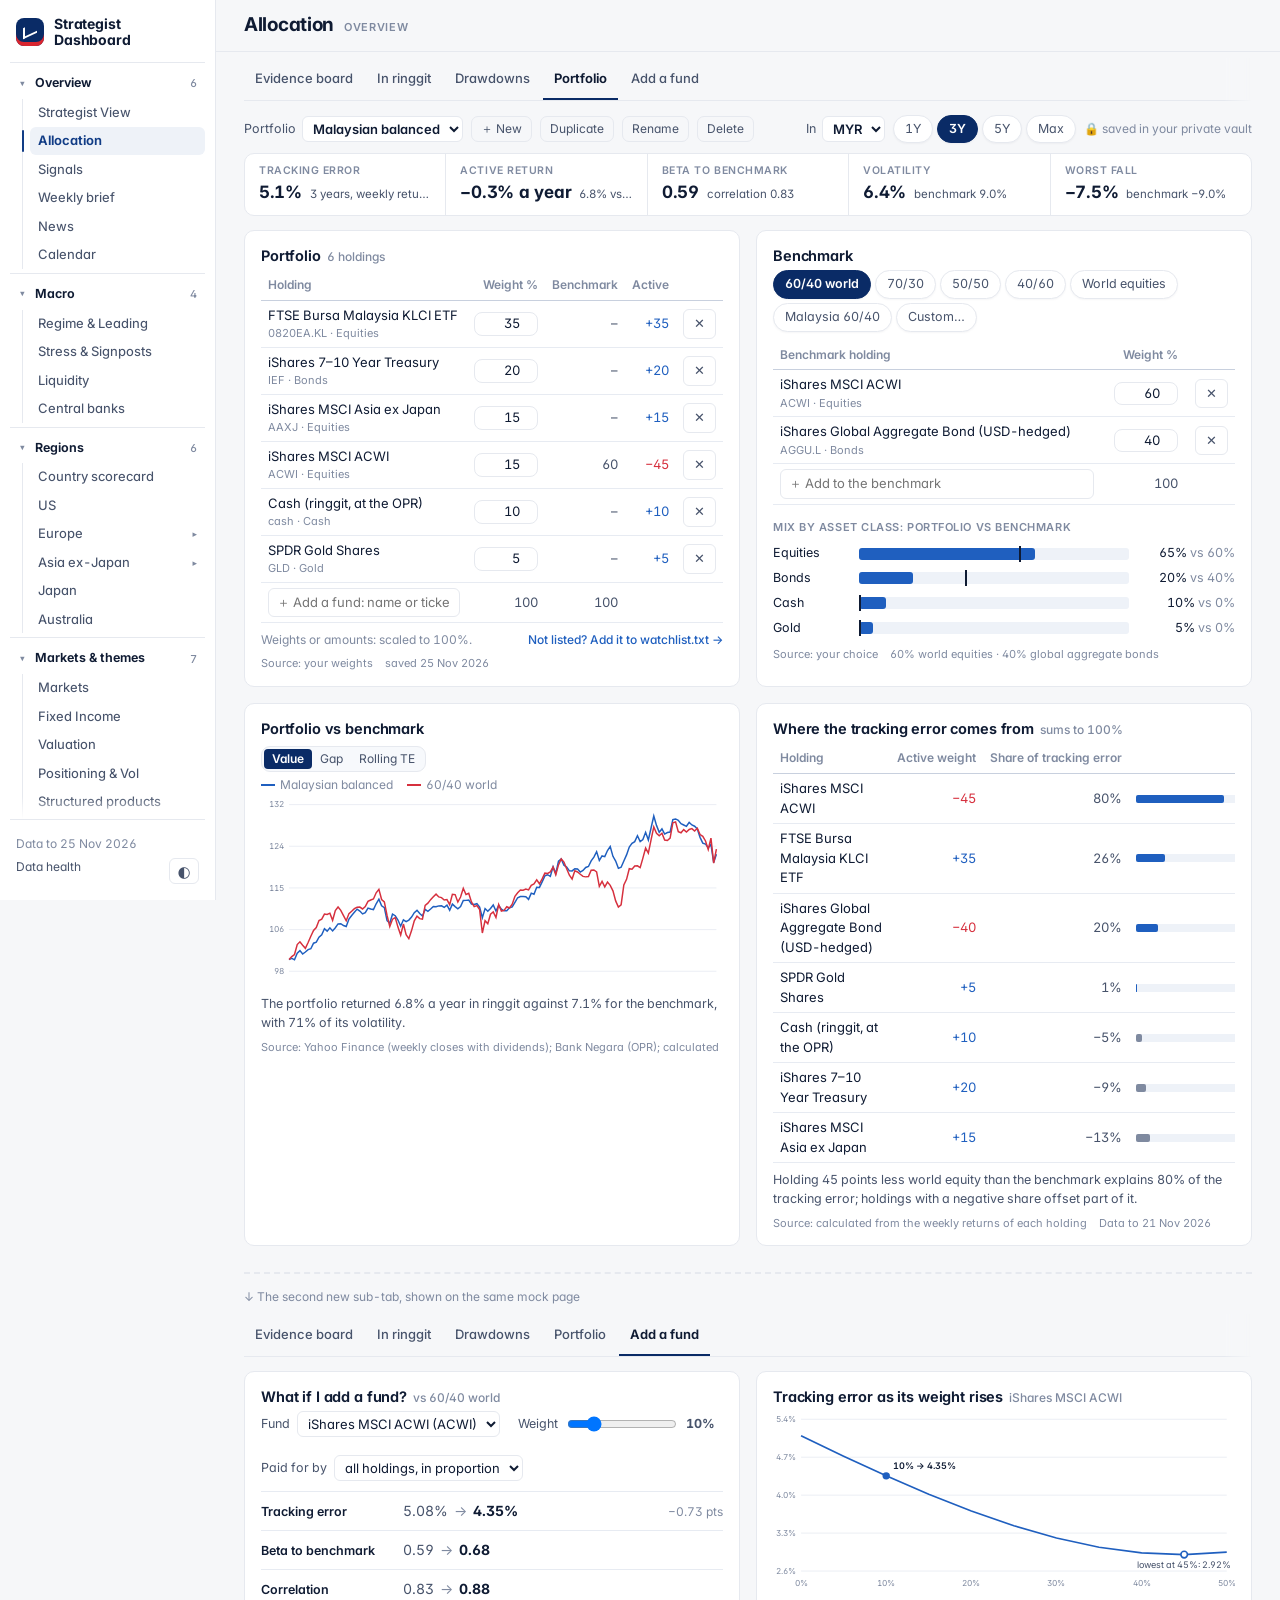
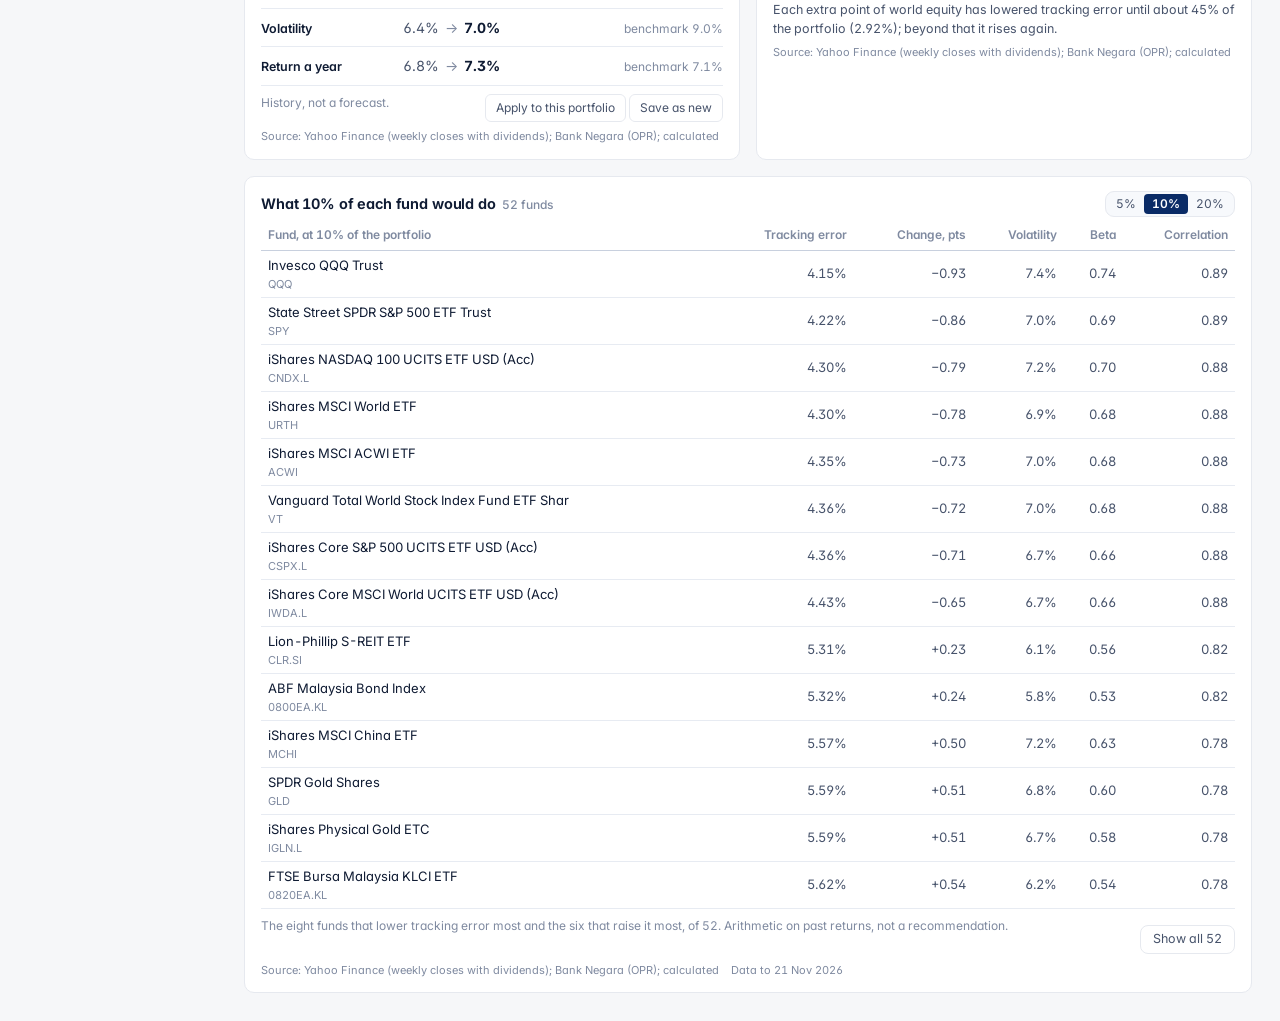
<file: design/portfolio.html>
<!doctype html>
<html lang="en">
<head>
<meta charset="utf-8">
<meta name="viewport" content="width=device-width, initial-scale=1">
<title>Mockup · Portfolio</title>
<meta name="robots" content="noindex">
<link rel="icon" href="data:image/svg+xml,<svg xmlns='http://www.w3.org/2000/svg' viewBox='0 0 16 16'><rect width='16' height='16' rx='3.5' fill='%230a2b66'/><rect y='13' width='16' height='3' fill='%23d9252f'/><path d='M3 10l3-3 2 2 5-5' stroke='white' stroke-width='1.8' fill='none' stroke-linecap='round'/></svg>">
<link rel="preconnect" href="https://fonts.googleapis.com">
<link rel="preconnect" href="https://fonts.gstatic.com" crossorigin>
<link rel="stylesheet" href="https://fonts.googleapis.com/css2?family=Inter:wght@400;500;600;700&display=swap">
<link rel="stylesheet" href="../docs/style.css">
<script>
  try { const t = localStorage.getItem('sd-theme'); if (t) document.documentElement.dataset.theme = t; } catch (e) {}
</script>
<link rel="stylesheet" href="redesign4.css">
</head>
<body><div class="app"><aside class="side" id="side">
  <div class="side-head">
    <div class="brand">
      <span class="logo" aria-hidden="true"></span>
      <span class="name">Strategist <br>Dashboard</span>
    </div>
    <button id="menuBtn" class="ghost menu-btn" type="button" aria-label="Show or hide the menu" aria-expanded="false">☰</button>
  </div>
  <nav class="tabs nav3" role="tablist" aria-orientation="vertical">
    <div class="nav-sec" data-group="Overview">
      <button class="nav-head" type="button" aria-expanded="true"><span class="chev" aria-hidden="true">▸</span><span class="nm">Overview</span><span class="cnt">6</span></button>
      <div class="nav-items">
        <button role="tab" data-tab="overview" aria-selected="false"><span class="ic">◎</span>Strategist View</button>
        <button role="tab" data-tab="alloc" aria-selected="true"><span class="ic">◩</span>Allocation</button>
        <button role="tab" data-tab="signals" aria-selected="false"><span class="ic">✧</span>Signals</button>
        <button role="tab" data-tab="weekly" aria-selected="false"><span class="ic">▣</span>Weekly brief</button>
        <button role="tab" data-tab="news" aria-selected="false"><span class="ic">≡</span>News</button>
        <button role="tab" data-tab="calendar" aria-selected="false"><span class="ic">◷</span>Calendar</button>
      </div>
    </div>
    <div class="nav-sec" data-group="Macro">
      <button class="nav-head" type="button" aria-expanded="true"><span class="chev" aria-hidden="true">▸</span><span class="nm">Macro</span><span class="cnt">4</span></button>
      <div class="nav-items">
        <button role="tab" data-tab="regime" aria-selected="false"><span class="ic">◫</span>Regime &amp; Leading</button>
        <button role="tab" data-tab="stress" aria-selected="false"><span class="ic">⚠</span>Stress &amp; Signposts</button>
        <button role="tab" data-tab="liquidity" aria-selected="false"><span class="ic">≈</span>Liquidity</button>
        <button role="tab" data-tab="cbwatch" aria-selected="false"><span class="ic">◈</span>Central banks</button>
      </div>
    </div>
    <div class="nav-sec" data-group="Regions">
      <button class="nav-head" type="button" aria-expanded="true"><span class="chev" aria-hidden="true">▸</span><span class="nm">Regions</span><span class="cnt">6</span></button>
      <div class="nav-items">
        <button role="tab" data-tab="scorecard" aria-selected="false"><span class="ic">▥</span>Country scorecard</button>
        <button role="tab" data-tab="us" aria-selected="false"><span class="ic">◧</span>US</button>
        <button role="tab" data-tab="europe" aria-selected="false" aria-expanded="false" class="nav-parent"><span class="ic">◨</span>Europe<span class="nav-caret" aria-hidden="true">▸</span></button>
        <div class="nav-items nav-kids" data-kids="europe" hidden>
          <button role="tab" data-tab="de" data-parent="europe" class="nav-child" aria-selected="false" hidden>Germany</button>
          <button role="tab" data-tab="fr" data-parent="europe" class="nav-child" aria-selected="false" hidden>France</button>
          <button role="tab" data-tab="it" data-parent="europe" class="nav-child" aria-selected="false" hidden>Italy</button>
          <button role="tab" data-tab="es" data-parent="europe" class="nav-child" aria-selected="false" hidden>Spain</button>
          <button role="tab" data-tab="uk" data-parent="europe" class="nav-child" aria-selected="false" hidden>UK</button>
        </div>
        <button role="tab" data-tab="asia" aria-selected="false" aria-expanded="false" class="nav-parent"><span class="ic">◐</span>Asia ex-Japan<span class="nav-caret" aria-hidden="true">▸</span></button>
        <div class="nav-items nav-kids" data-kids="asia" hidden>
          <button role="tab" data-tab="my" data-parent="asia" class="nav-child" aria-selected="false" hidden>Malaysia</button>
          <button role="tab" data-tab="sg" data-parent="asia" class="nav-child" aria-selected="false" hidden>Singapore</button>
          <button role="tab" data-tab="cn" data-parent="asia" class="nav-child" aria-selected="false" hidden>China</button>
          <button role="tab" data-tab="kr" data-parent="asia" class="nav-child" aria-selected="false" hidden>Korea</button>
          <button role="tab" data-tab="tw" data-parent="asia" class="nav-child" aria-selected="false" hidden>Taiwan</button>
          <button role="tab" data-tab="in" data-parent="asia" class="nav-child" aria-selected="false" hidden>India</button>
        </div>
        <button role="tab" data-tab="japan" aria-selected="false"><span class="ic">◑</span>Japan</button>
        <button role="tab" data-tab="australia" aria-selected="false"><span class="ic">◒</span>Australia</button>
      </div>
    </div>
    <div class="nav-sec" data-group="Markets &amp; themes">
      <button class="nav-head" type="button" aria-expanded="true"><span class="chev" aria-hidden="true">▸</span><span class="nm">Markets &amp; themes</span><span class="cnt">7</span></button>
      <div class="nav-items">
        <button role="tab" data-tab="markets" aria-selected="false"><span class="ic">▤</span>Markets</button>
        <button role="tab" data-tab="fixed" aria-selected="false"><span class="ic">⌒</span>Fixed Income</button>
        <button role="tab" data-tab="valuation" aria-selected="false"><span class="ic">⚖</span>Valuation</button>
        <button role="tab" data-tab="posvol" aria-selected="false"><span class="ic">⇅</span>Positioning &amp; Vol</button>
        <button role="tab" data-tab="sp" aria-selected="false"><span class="ic">◇</span>Structured products</button>
        <button role="tab" data-tab="correlation" aria-selected="false"><span class="ic">▦</span>Correlation</button>
        <button role="tab" data-tab="ai" aria-selected="false"><span class="ic">✦</span>AI</button>
      </div>
    </div>
    <!-- Data health opens from the foot of the menu (Design plan 2, Step 6); the button stays for search and checks -->
    <button role="tab" data-tab="health" data-sys="1" aria-selected="false" hidden><span class="ic">✓</span>Data health</button>
  </nav>
  <div class="side-foot">
    <span id="asof" class="muted small">Data to 25 Nov 2026</span>
    <button id="healthLink" class="foot-link" type="button">Data health</button>
    <span id="status" class="status-pill" hidden></span>
    <button id="themeBtn" class="ghost" type="button" aria-label="Toggle dark mode" title="Light or dark theme">◐</button>
  </div>
</aside>
<div class="content"><header class="pagebar"><div class="page-head"><div class="ph-title"><h1>Allocation</h1><span class="eyebrow">Overview</span></div></div></header>
<main>
<div class="subtabs" role="tablist"><button aria-selected="false">Evidence board</button><button aria-selected="false">In ringgit</button><button aria-selected="false">Drawdowns</button><button aria-selected="true">Portfolio</button><button aria-selected="false">Add a fund</button></div>
<div class="pb-bar"><label>Portfolio <select class="mini-select" style="max-width:240px"><option>Malaysian balanced</option><option>Client A: income</option><option>60/40 global</option></select></label><button class="ghost" type="button">＋ New</button><button class="ghost" type="button">Duplicate</button><button class="ghost" type="button">Rename</button><button class="ghost" type="button">Delete</button><span class="sp"></span><label>In <select class="mini-select"><option>MYR</option><option>SGD</option><option>USD</option></select></label><div class="seg-chips"><button>1Y</button><button aria-selected="true">3Y</button><button>5Y</button><button>Max</button></div><span class="muted small">🔒 saved in your private vault</span></div>
<div class="kpis"><div class="kpi first"><div class="k-label">Tracking error</div><div class="k-value">5.1%</div><div class="k-delta">3 years, weekly returns</div></div><div class="kpi"><div class="k-label">Active return</div><div class="k-value">−0.3% a year</div><div class="k-delta">6.8% vs 7.1%</div></div><div class="kpi"><div class="k-label">Beta to benchmark</div><div class="k-value">0.59</div><div class="k-delta">correlation 0.83</div></div><div class="kpi"><div class="k-label">Volatility</div><div class="k-value">6.4%</div><div class="k-delta">benchmark 9.0%</div></div><div class="kpi"><div class="k-label">Worst fall</div><div class="k-value">−7.5%</div><div class="k-delta">benchmark −9.0%</div></div></div>
<div class="grid">
<section class="card "><div class="card-head"><div class="card-title"><h2>Portfolio<span class="card-count">6 holdings</span></h2></div></div><div class="table-wrap"><table class="perf asset-table"><thead><tr><th class="l">Holding</th><th>Weight %</th><th>Benchmark</th><th>Active</th><th></th></tr></thead><tbody><tr class="row"><td class="l">FTSE Bursa Malaysia KLCI ETF<span class="cell-sub">0820EA.KL · Equities</span></td><td class="num"><input class="mp-w" type="number" value="35"></td><td class="num muted">–</td><td class="num up">+35</td><td><button class="ghost" type="button">✕</button></td></tr><tr class="row"><td class="l">iShares 7–10 Year Treasury<span class="cell-sub">IEF · Bonds</span></td><td class="num"><input class="mp-w" type="number" value="20"></td><td class="num muted">–</td><td class="num up">+20</td><td><button class="ghost" type="button">✕</button></td></tr><tr class="row"><td class="l">iShares MSCI Asia ex Japan<span class="cell-sub">AAXJ · Equities</span></td><td class="num"><input class="mp-w" type="number" value="15"></td><td class="num muted">–</td><td class="num up">+15</td><td><button class="ghost" type="button">✕</button></td></tr><tr class="row"><td class="l">iShares MSCI ACWI<span class="cell-sub">ACWI · Equities</span></td><td class="num"><input class="mp-w" type="number" value="15"></td><td class="num muted">60</td><td class="num dn">−45</td><td><button class="ghost" type="button">✕</button></td></tr><tr class="row"><td class="l">Cash (ringgit, at the OPR)<span class="cell-sub">cash · Cash</span></td><td class="num"><input class="mp-w" type="number" value="10"></td><td class="num muted">–</td><td class="num up">+10</td><td><button class="ghost" type="button">✕</button></td></tr><tr class="row"><td class="l">SPDR Gold Shares<span class="cell-sub">GLD · Gold</span></td><td class="num"><input class="mp-w" type="number" value="5"></td><td class="num muted">–</td><td class="num up">+5</td><td><button class="ghost" type="button">✕</button></td></tr><tr class="row"><td class="l"><input class="perf-search" style="width:100%" placeholder="＋ Add a fund: name or ticker (VWRA, CSPX, AGGU, 0800EA…)"></td><td class="num strong">100</td><td class="num muted">100</td><td></td><td></td></tr></tbody></table></div><div class="card-foot"><span>Weights or amounts: scaled to 100%.</span><a href="#">Not listed? Add it to watchlist.txt →</a></div><p class="src"><span>Source: your weights</span><span>saved 25 Nov 2026</span></p></section>
<section class="card "><div class="card-head"><div class="card-title"><h2>Benchmark</h2></div></div><div class="seg-chips" style="margin-bottom:8px"><button aria-selected="true">60/40 world</button><button>70/30</button><button>50/50</button><button>40/60</button><button>World equities</button><button>Malaysia 60/40</button><button>Custom…</button></div><div class="table-wrap"><table class="perf asset-table"><thead><tr><th class="l">Benchmark holding</th><th>Weight %</th><th></th></tr></thead><tbody><tr class="row"><td class="l">iShares MSCI ACWI<span class="cell-sub">ACWI · Equities</span></td><td class="num"><input class="mp-w" type="number" value="60"></td><td><button class="ghost" type="button">✕</button></td></tr><tr class="row"><td class="l">iShares Global Aggregate Bond (USD-hedged)<span class="cell-sub">AGGU.L · Bonds</span></td><td class="num"><input class="mp-w" type="number" value="40"></td><td><button class="ghost" type="button">✕</button></td></tr><tr class="row"><td class="l"><input class="perf-search" style="width:100%" placeholder="＋ Add to the benchmark"></td><td class="num strong">100</td><td></td></tr></tbody></table></div><h3 class="pb-h">Mix by asset class: portfolio vs benchmark</h3><div class="pb-mix"><span class="nm">Equities</span><span class="bar"><i style="width:65%"></i><b style="width:60%"></b></span><span class="v">65% <span class="muted">vs 60%</span></span></div><div class="pb-mix"><span class="nm">Bonds</span><span class="bar"><i style="width:20%"></i><b style="width:40%"></b></span><span class="v">20% <span class="muted">vs 40%</span></span></div><div class="pb-mix"><span class="nm">Cash</span><span class="bar"><i style="width:10%"></i><b style="width:0%"></b></span><span class="v">10% <span class="muted">vs 0%</span></span></div><div class="pb-mix"><span class="nm">Gold</span><span class="bar"><i style="width:5%"></i><b style="width:0%"></b></span><span class="v">5% <span class="muted">vs 0%</span></span></div><p class="src"><span>Source: your choice</span><span>60% world equities · 40% global aggregate bonds</span></p></section>
<section class="card "><div class="card-head"><div class="card-title"><h2>Portfolio vs benchmark</h2></div><div class="card-tools"><div class="seg" role="group"><button class="on">Value</button><button>Gap</button><button>Rolling TE</button></div></div></div><div class="legend-line" style="margin:0 0 4px"><span><span style="display:inline-block;width:14px;height:2px;background:var(--s1);vertical-align:middle;margin-right:5px"></span>Malaysian balanced</span><span><span style="display:inline-block;width:14px;height:2px;background:var(--s2);vertical-align:middle;margin-right:5px"></span>60/40 world</span></div><svg viewBox="0 0 560 230" width="100%" role="img" style="display:block"><line x1="34" x2="552" y1="210.0" y2="210.0" style="stroke:var(--grid)"/><text x="28" y="213.5" text-anchor="end" style="fill:var(--muted);font-size:10px">98</text><line x1="34" x2="552" y1="159.5" y2="159.5" style="stroke:var(--grid)"/><text x="28" y="163.0" text-anchor="end" style="fill:var(--muted);font-size:10px">106</text><line x1="34" x2="552" y1="109.0" y2="109.0" style="stroke:var(--grid)"/><text x="28" y="112.5" text-anchor="end" style="fill:var(--muted);font-size:10px">115</text><line x1="34" x2="552" y1="58.5" y2="58.5" style="stroke:var(--grid)"/><text x="28" y="62.0" text-anchor="end" style="fill:var(--muted);font-size:10px">124</text><line x1="34" x2="552" y1="8.0" y2="8.0" style="stroke:var(--grid)"/><text x="28" y="11.5" text-anchor="end" style="fill:var(--muted);font-size:10px">132</text><polyline points="34.0,195.9 37.3,194.3 40.6,196.1 43.9,188.2 47.2,185.0 50.5,189.1 53.8,186.7 57.1,183.8 60.4,182.7 63.7,176.0 67.0,174.7 70.3,168.8 73.6,165.8 76.9,158.4 80.2,161.4 83.5,157.4 86.8,161.1 90.1,157.3 93.4,152.6 96.7,152.3 100.0,154.6 103.3,155.8 106.6,146.8 109.9,142.4 113.2,138.5 116.5,134.7 119.8,137.1 123.1,140.5 126.4,138.9 129.7,133.4 133.0,134.5 136.3,135.2 139.6,128.2 142.9,122.6 146.2,130.7 149.5,132.9 152.8,148.7 156.1,151.7 159.4,140.8 162.7,142.7 166.0,147.9 169.3,155.4 172.6,147.6 175.9,149.9 179.2,148.0 182.5,144.3 185.8,139.0 189.1,136.2 192.4,140.0 195.7,143.0 199.0,135.0 202.3,137.4 205.6,134.6 208.9,131.5 212.2,131.8 215.5,130.8 218.8,130.7 222.1,132.6 225.4,129.9 228.7,136.0 232.0,128.6 235.3,131.6 238.6,134.2 241.9,131.6 245.2,124.2 248.5,124.1 251.8,123.8 255.1,128.5 258.4,129.1 261.7,128.1 265.0,132.3 268.3,145.2 271.6,134.0 274.9,137.3 278.2,134.0 281.5,129.7 284.8,137.0 288.1,130.1 291.4,134.7 294.6,136.7 297.9,136.6 301.2,133.0 304.5,132.0 307.8,126.4 311.1,120.9 314.4,119.4 317.7,119.4 321.0,119.7 324.3,122.9 327.6,115.3 330.9,116.6 334.2,108.3 337.5,108.4 340.8,101.6 344.1,94.4 347.4,93.0 350.7,95.0 354.0,83.3 357.3,91.4 360.6,76.7 363.9,73.9 367.2,81.6 370.5,83.7 373.8,88.3 377.1,88.4 380.4,85.7 383.7,86.1 387.0,89.8 390.3,87.8 393.6,84.2 396.9,83.0 400.2,76.2 403.5,71.6 406.8,65.0 410.1,75.8 413.4,70.2 416.7,71.1 420.0,63.7 423.3,58.9 426.6,70.7 429.9,76.5 433.2,85.3 436.5,83.9 439.8,76.4 443.1,69.0 446.4,59.4 449.7,54.9 453.0,52.9 456.3,45.8 459.6,52.8 462.9,50.3 466.2,41.6 469.5,50.9 472.8,36.4 476.1,21.9 479.4,33.2 482.7,41.5 486.0,37.5 489.3,43.7 492.6,41.8 495.9,41.2 499.2,26.2 502.5,25.4 505.8,27.0 509.1,31.1 512.4,32.7 515.7,34.3 519.0,29.6 522.3,32.7 525.6,34.2 528.9,37.5 532.2,47.7 535.5,54.7 538.8,55.9 542.1,60.4 545.4,56.1 548.7,78.3 552.0,68.2" fill="none" style="stroke:var(--s1);stroke-width:1.8"/><polyline points="34.0,195.9 37.3,192.2 40.6,189.7 43.9,177.6 47.2,174.3 50.5,178.4 53.8,182.2 57.1,175.2 60.4,167.5 63.7,160.5 67.0,157.0 70.3,148.5 73.6,146.8 76.9,140.7 80.2,141.2 83.5,139.6 86.8,148.2 90.1,136.4 93.4,132.1 96.7,136.2 100.0,142.5 103.3,148.8 106.6,140.1 109.9,137.3 113.2,134.1 116.5,132.5 119.8,132.2 123.1,134.5 126.4,131.6 129.7,125.3 133.0,123.6 136.3,122.4 139.6,114.9 142.9,110.7 146.2,123.0 149.5,126.0 152.8,142.4 156.1,155.8 159.4,146.9 162.7,145.0 166.0,156.5 169.3,166.1 172.6,152.8 175.9,165.6 179.2,170.5 182.5,160.7 185.8,148.9 189.1,143.2 192.4,146.2 195.7,146.9 199.0,130.2 202.3,127.5 205.6,123.2 208.9,119.8 212.2,116.5 215.5,119.9 218.8,120.7 222.1,123.6 225.4,123.1 228.7,129.3 232.0,116.8 235.3,117.1 238.6,126.1 241.9,120.1 245.2,109.5 248.5,116.9 251.8,115.5 255.1,125.9 258.4,131.7 261.7,130.4 265.0,135.3 268.3,163.6 271.6,148.7 274.9,152.4 278.2,140.9 281.5,138.0 284.8,144.8 288.1,129.2 291.4,137.0 294.6,136.2 297.9,131.8 301.2,133.3 304.5,128.7 307.8,119.1 311.1,114.8 314.4,111.6 317.7,111.8 321.0,110.4 324.3,111.4 327.6,105.8 330.9,104.2 334.2,99.3 337.5,104.0 340.8,98.1 344.1,91.1 347.4,91.4 350.7,89.6 354.0,83.8 357.3,93.0 360.6,81.0 363.9,73.8 367.2,77.7 370.5,85.8 373.8,93.6 377.1,98.2 380.4,88.3 383.7,89.7 387.0,92.4 390.3,95.0 393.6,95.6 396.9,95.2 400.2,87.6 403.5,87.2 406.8,89.5 410.1,107.0 413.4,101.0 416.7,107.7 420.0,101.9 423.3,105.9 426.6,112.5 429.9,124.7 433.2,132.1 436.5,129.5 439.8,105.3 443.1,98.6 446.4,85.7 449.7,86.2 453.0,82.3 456.3,82.2 459.6,84.4 462.9,72.9 466.2,60.7 469.5,66.8 472.8,50.7 476.1,35.1 479.4,42.8 482.7,45.7 486.0,42.8 489.3,51.0 492.6,51.5 495.9,48.7 499.2,30.0 502.5,29.0 505.8,40.9 509.1,42.2 512.4,38.3 515.7,41.2 519.0,38.1 522.3,37.1 525.6,40.0 528.9,36.6 532.2,44.3 535.5,46.4 538.8,52.1 542.1,62.3 545.4,48.7 548.7,79.0 552.0,62.1" fill="none" style="stroke:var(--s2);stroke-width:1.8"/></svg><p class="note">The portfolio returned 6.8% a year in ringgit against 7.1% for the benchmark, with 71% of its volatility.</p><p class="src"><span>Source: Yahoo Finance (weekly closes with dividends); Bank Negara (OPR); calculated</span><span>Data to 21 Nov 2026</span></p></section>
<section class="card "><div class="card-head"><div class="card-title"><h2>Where the tracking error comes from<span class="card-count">sums to 100%</span></h2></div></div><div class="table-wrap"><table class="perf asset-table"><thead><tr><th class="l">Holding</th><th>Active weight</th><th>Share of tracking error</th><th></th></tr></thead><tbody><tr class="row"><td class="l">iShares MSCI ACWI</td><td class="num dn">−45</td><td class="num strong">80%</td><td><span class="pb-share "><i style="width:80%"></i></span></td></tr><tr class="row"><td class="l">FTSE Bursa Malaysia KLCI ETF</td><td class="num up">+35</td><td class="num strong">26%</td><td><span class="pb-share "><i style="width:26%"></i></span></td></tr><tr class="row"><td class="l">iShares Global Aggregate Bond (USD-hedged)</td><td class="num dn">−40</td><td class="num strong">20%</td><td><span class="pb-share "><i style="width:20%"></i></span></td></tr><tr class="row"><td class="l">SPDR Gold Shares</td><td class="num up">+5</td><td class="num strong">1%</td><td><span class="pb-share "><i style="width:1%"></i></span></td></tr><tr class="row"><td class="l">Cash (ringgit, at the OPR)</td><td class="num up">+10</td><td class="num strong">−5%</td><td><span class="pb-share neg"><i style="width:5%"></i></span></td></tr><tr class="row"><td class="l">iShares 7–10 Year Treasury</td><td class="num up">+20</td><td class="num strong">−9%</td><td><span class="pb-share neg"><i style="width:9%"></i></span></td></tr><tr class="row"><td class="l">iShares MSCI Asia ex Japan</td><td class="num up">+15</td><td class="num strong">−13%</td><td><span class="pb-share neg"><i style="width:13%"></i></span></td></tr></tbody></table></div><p class="note">Holding 45 points less world equity than the benchmark explains 80% of the tracking error; holdings with a negative share offset part of it.</p><p class="src"><span>Source: calculated from the weekly returns of each holding</span><span>Data to 21 Nov 2026</span></p></section>
</div>
<p class="mock-note">↓ The second new sub-tab, shown on the same mock page</p>
<div class="subtabs" role="tablist"><button aria-selected="false">Evidence board</button><button aria-selected="false">In ringgit</button><button aria-selected="false">Drawdowns</button><button aria-selected="false">Portfolio</button><button aria-selected="true">Add a fund</button></div>
<div class="grid">
<section class="card "><div class="card-head"><div class="card-title"><h2>What if I add a fund?<span class="card-count">vs 60/40 world</span></h2></div></div><div class="pb-what"><label>Fund <select class="mini-select" style="max-width:230px"><option>iShares MSCI ACWI (ACWI)</option></select></label><label>Weight <input type="range" min="0" max="50" value="10" style="width:110px;vertical-align:middle"> <b>10%</b></label><label>Paid for by <select class="mini-select" style="max-width:220px"><option>all holdings, in proportion</option><option>cash</option><option>one holding…</option></select></label></div><div class="pb-ba"><div><span class="k">Tracking error</span><span class="v">5.08% <span class="arr">→</span> <b>4.35%</b></span><span class="d">−0.73 pts</span></div><div><span class="k">Beta to benchmark</span><span class="v">0.59 <span class="arr">→</span> <b>0.68</b></span><span class="d"></span></div><div><span class="k">Correlation</span><span class="v">0.83 <span class="arr">→</span> <b>0.88</b></span><span class="d"></span></div><div><span class="k">Volatility</span><span class="v">6.4% <span class="arr">→</span> <b>7.0%</b></span><span class="d">benchmark 9.0%</span></div><div><span class="k">Return a year</span><span class="v">6.8% <span class="arr">→</span> <b>7.3%</b></span><span class="d">benchmark 7.1%</span></div></div><div class="card-foot"><span>History, not a forecast.</span><span><button class="ghost" type="button">Apply to this portfolio</button> <button class="ghost" type="button">Save as new</button></span></div><p class="src"><span>Source: Yahoo Finance (weekly closes with dividends); Bank Negara (OPR); calculated</span><span>Data to 21 Nov 2026</span></p></section>
<section class="card "><div class="card-head"><div class="card-title"><h2>Tracking error as its weight rises<span class="card-count">iShares MSCI ACWI</span></h2></div></div><svg viewBox="0 0 560 220" width="100%" role="img" style="display:block"><line x1="34" x2="550" y1="194.0" y2="194.0" style="stroke:var(--grid)"/><text x="28" y="197.5" text-anchor="end" style="fill:var(--muted);font-size:10px">2.6%</text><line x1="34" x2="550" y1="148.0" y2="148.0" style="stroke:var(--grid)"/><text x="28" y="151.5" text-anchor="end" style="fill:var(--muted);font-size:10px">3.3%</text><line x1="34" x2="550" y1="102.0" y2="102.0" style="stroke:var(--grid)"/><text x="28" y="105.5" text-anchor="end" style="fill:var(--muted);font-size:10px">4.0%</text><line x1="34" x2="550" y1="56.0" y2="56.0" style="stroke:var(--grid)"/><text x="28" y="59.5" text-anchor="end" style="fill:var(--muted);font-size:10px">4.7%</text><line x1="34" x2="550" y1="10.0" y2="10.0" style="stroke:var(--grid)"/><text x="28" y="13.5" text-anchor="end" style="fill:var(--muted);font-size:10px">5.4%</text><text x="34.0" y="212" text-anchor="middle" style="fill:var(--muted);font-size:10px">0%</text><text x="137.2" y="212" text-anchor="middle" style="fill:var(--muted);font-size:10px">10%</text><text x="240.4" y="212" text-anchor="middle" style="fill:var(--muted);font-size:10px">20%</text><text x="343.6" y="212" text-anchor="middle" style="fill:var(--muted);font-size:10px">30%</text><text x="446.8" y="212" text-anchor="middle" style="fill:var(--muted);font-size:10px">40%</text><text x="550.0" y="212" text-anchor="middle" style="fill:var(--muted);font-size:10px">50%</text><polyline points="34.0,30.0 85.6,54.9 137.2,78.6 188.8,100.9 240.4,121.2 292.0,139.1 343.6,153.9 395.2,165.1 446.8,172.0 498.4,174.0 550.0,171.1" fill="none" style="stroke:var(--s1);stroke-width:2"/><circle cx="137.2" cy="78.6" r="4.5" style="fill:var(--s1)"/><text x="145.2" y="70.6" style="fill:var(--ink);font-size:11px;font-weight:600">10% → 4.35%</text><circle cx="498.4" cy="174.0" r="4" style="fill:var(--surface);stroke:var(--s1);stroke-width:2"/><text x="498.4" y="190.0" text-anchor="middle" style="fill:var(--ink-2);font-size:11px">lowest at 45%: 2.92%</text></svg><p class="note">Each extra point of world equity has lowered tracking error until about 45% of the portfolio (2.92%); beyond that it rises again.</p><p class="src"><span>Source: Yahoo Finance (weekly closes with dividends); Bank Negara (OPR); calculated</span><span>Data to 21 Nov 2026</span></p></section>
<section class="card wide"><div class="card-head"><div class="card-title"><h2>What 10% of each fund would do<span class="card-count">52 funds</span></h2></div><div class="card-tools"><div class="seg" role="group"><button>5%</button><button class="on">10%</button><button>20%</button></div></div></div><div class="table-wrap"><table class="perf asset-table"><thead><tr><th class="l">Fund, at 10% of the portfolio</th><th>Tracking error</th><th>Change, pts</th><th>Volatility</th><th>Beta</th><th>Correlation</th></tr></thead><tbody><tr class="row"><td class="l">Invesco QQQ Trust<span class="cell-sub">QQQ</span></td><td class="num">4.15%</td><td class="num strong">−0.93</td><td class="num">7.4%</td><td class="num">0.74</td><td class="num">0.89</td></tr><tr class="row"><td class="l">State Street SPDR S&P 500 ETF Trust<span class="cell-sub">SPY</span></td><td class="num">4.22%</td><td class="num strong">−0.86</td><td class="num">7.0%</td><td class="num">0.69</td><td class="num">0.89</td></tr><tr class="row"><td class="l">iShares NASDAQ 100 UCITS ETF USD (Acc)<span class="cell-sub">CNDX.L</span></td><td class="num">4.30%</td><td class="num strong">−0.79</td><td class="num">7.2%</td><td class="num">0.70</td><td class="num">0.88</td></tr><tr class="row"><td class="l">iShares MSCI World ETF<span class="cell-sub">URTH</span></td><td class="num">4.30%</td><td class="num strong">−0.78</td><td class="num">6.9%</td><td class="num">0.68</td><td class="num">0.88</td></tr><tr class="row"><td class="l">iShares MSCI ACWI ETF<span class="cell-sub">ACWI</span></td><td class="num">4.35%</td><td class="num strong">−0.73</td><td class="num">7.0%</td><td class="num">0.68</td><td class="num">0.88</td></tr><tr class="row"><td class="l">Vanguard Total World Stock Index Fund ETF Shar<span class="cell-sub">VT</span></td><td class="num">4.36%</td><td class="num strong">−0.72</td><td class="num">7.0%</td><td class="num">0.68</td><td class="num">0.88</td></tr><tr class="row"><td class="l">iShares Core S&P 500 UCITS ETF USD (Acc)<span class="cell-sub">CSPX.L</span></td><td class="num">4.36%</td><td class="num strong">−0.71</td><td class="num">6.7%</td><td class="num">0.66</td><td class="num">0.88</td></tr><tr class="row"><td class="l">iShares Core MSCI World UCITS ETF USD (Acc)<span class="cell-sub">IWDA.L</span></td><td class="num">4.43%</td><td class="num strong">−0.65</td><td class="num">6.7%</td><td class="num">0.66</td><td class="num">0.88</td></tr><tr class="row"><td class="l">Lion-Phillip S-REIT ETF<span class="cell-sub">CLR.SI</span></td><td class="num">5.31%</td><td class="num strong">+0.23</td><td class="num">6.1%</td><td class="num">0.56</td><td class="num">0.82</td></tr><tr class="row"><td class="l">ABF Malaysia Bond Index<span class="cell-sub">0800EA.KL</span></td><td class="num">5.32%</td><td class="num strong">+0.24</td><td class="num">5.8%</td><td class="num">0.53</td><td class="num">0.82</td></tr><tr class="row"><td class="l">iShares MSCI China ETF<span class="cell-sub">MCHI</span></td><td class="num">5.57%</td><td class="num strong">+0.50</td><td class="num">7.2%</td><td class="num">0.63</td><td class="num">0.78</td></tr><tr class="row"><td class="l">SPDR Gold Shares<span class="cell-sub">GLD</span></td><td class="num">5.59%</td><td class="num strong">+0.51</td><td class="num">6.8%</td><td class="num">0.60</td><td class="num">0.78</td></tr><tr class="row"><td class="l">iShares Physical Gold ETC<span class="cell-sub">IGLN.L</span></td><td class="num">5.59%</td><td class="num strong">+0.51</td><td class="num">6.7%</td><td class="num">0.58</td><td class="num">0.78</td></tr><tr class="row"><td class="l">FTSE Bursa Malaysia KLCI ETF<span class="cell-sub">0820EA.KL</span></td><td class="num">5.62%</td><td class="num strong">+0.54</td><td class="num">6.2%</td><td class="num">0.54</td><td class="num">0.78</td></tr></tbody></table></div><div class="card-foot"><span>The eight funds that lower tracking error most and the six that raise it most, of 52. Arithmetic on past returns, not a recommendation.</span><span><button class="ghost more-btn" type="button">Show all 52</button></span></div><p class="src"><span>Source: Yahoo Finance (weekly closes with dividends); Bank Negara (OPR); calculated</span><span>Data to 21 Nov 2026</span></p></section>
</div>
</main></div></div></body></html>
</file>
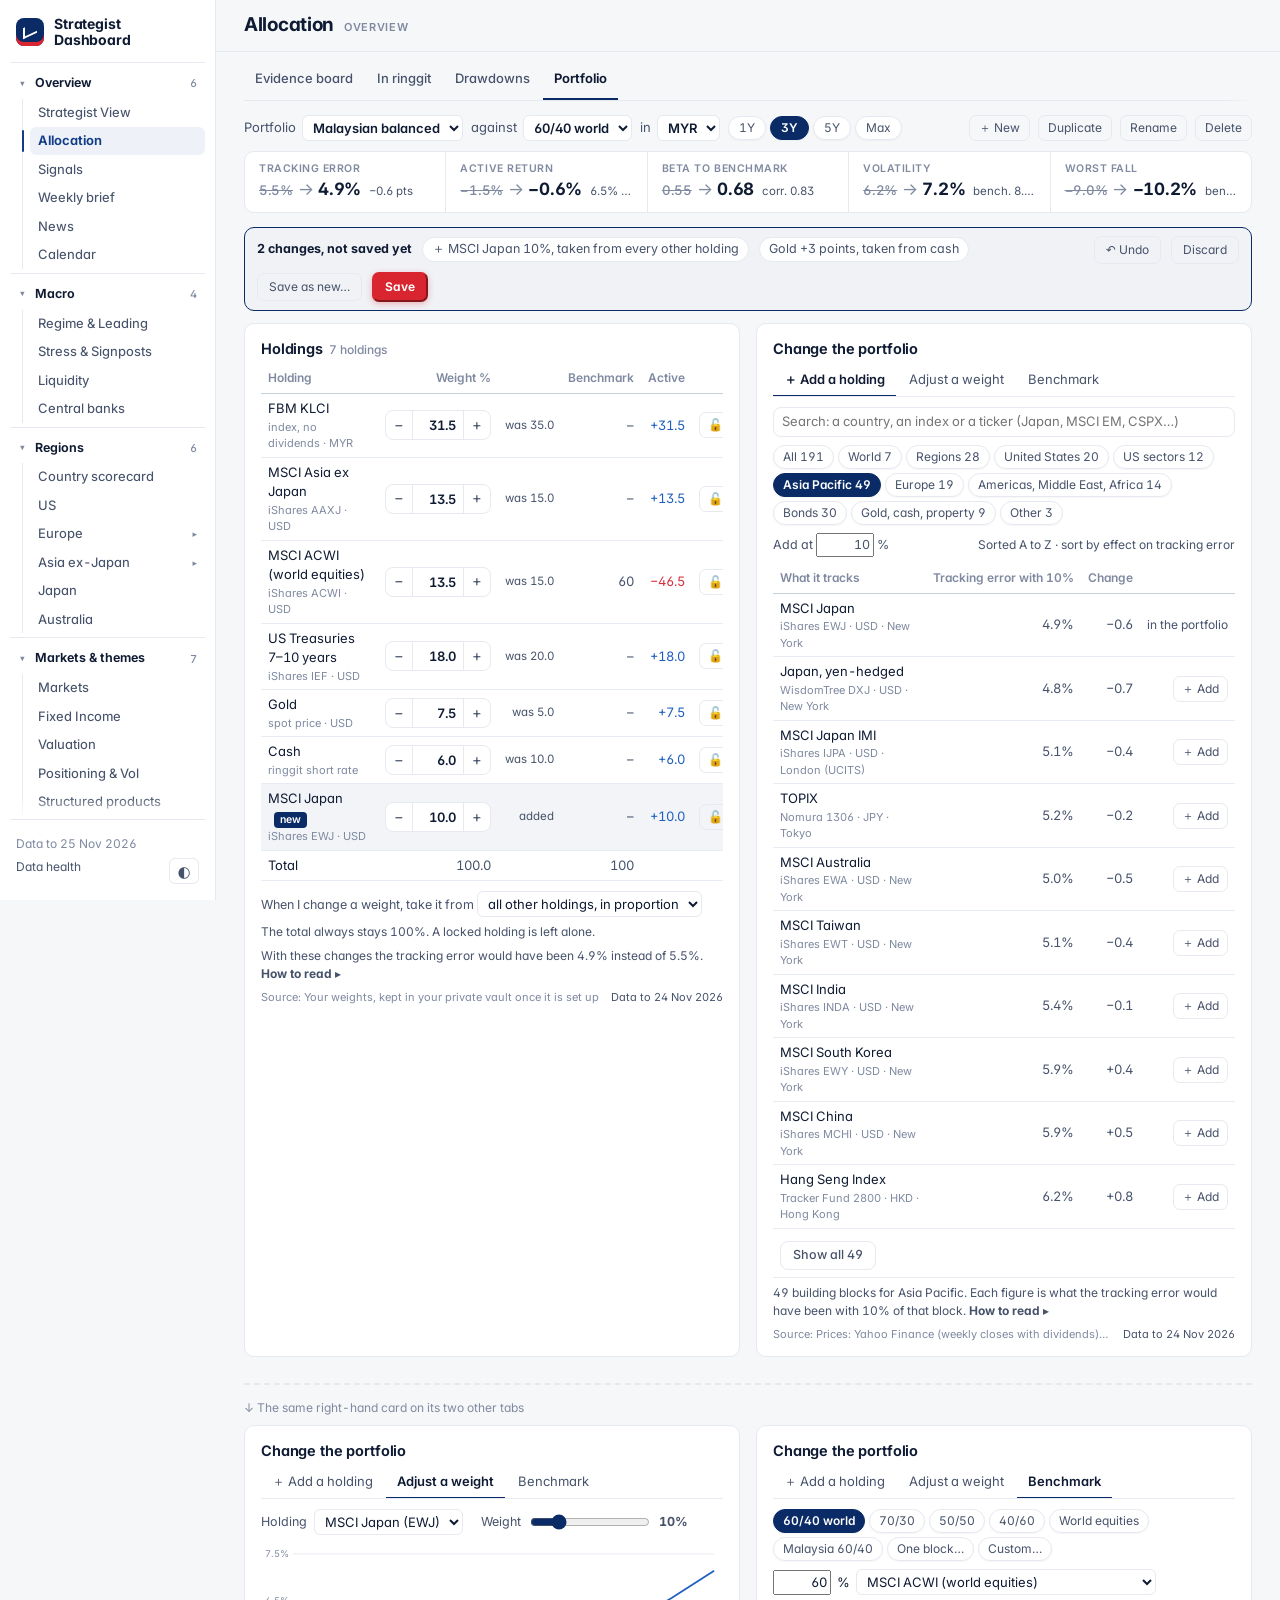
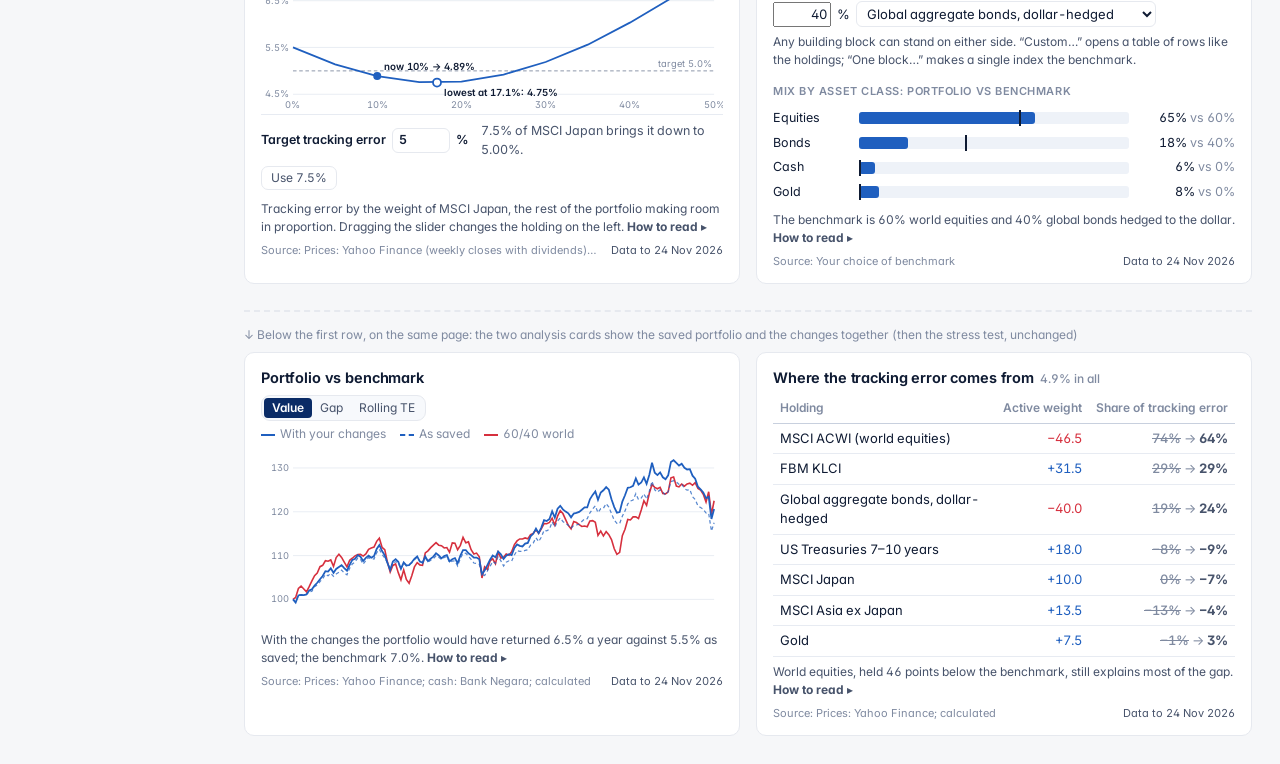
<file: design/portfolio2.html>
<!doctype html>
<html lang="en">
<head>
<meta charset="utf-8">
<meta name="viewport" content="width=device-width, initial-scale=1">
<title>Mockup · Portfolio workspace</title>
<meta name="robots" content="noindex">
<link rel="icon" href="data:image/svg+xml,<svg xmlns='http://www.w3.org/2000/svg' viewBox='0 0 16 16'><rect width='16' height='16' rx='3.5' fill='%230a2b66'/><rect y='13' width='16' height='3' fill='%23d9252f'/><path d='M3 10l3-3 2 2 5-5' stroke='white' stroke-width='1.8' fill='none' stroke-linecap='round'/></svg>">
<link rel="preconnect" href="https://fonts.googleapis.com">
<link rel="preconnect" href="https://fonts.gstatic.com" crossorigin>
<link rel="stylesheet" href="https://fonts.googleapis.com/css2?family=Inter:wght@400;500;600;700&display=swap">
<link rel="stylesheet" href="../docs/style.css">
<script>
  try { const t = localStorage.getItem('sd-theme'); if (t) document.documentElement.dataset.theme = t; } catch (e) {}
</script>
<link rel="stylesheet" href="redesign6.css">
</head>
<body><div class="app"><aside class="side" id="side">
  <div class="side-head">
    <div class="brand">
      <span class="logo" aria-hidden="true"></span>
      <span class="name">Strategist <br>Dashboard</span>
    </div>
    <button id="menuBtn" class="ghost menu-btn" type="button" aria-label="Show or hide the menu" aria-expanded="false">☰</button>
  </div>
  <nav class="tabs nav3" role="tablist" aria-orientation="vertical">
    <div class="nav-sec" data-group="Overview">
      <button class="nav-head" type="button" aria-expanded="true"><span class="chev" aria-hidden="true">▸</span><span class="nm">Overview</span><span class="cnt">6</span></button>
      <div class="nav-items">
        <button role="tab" data-tab="overview" aria-selected="false"><span class="ic">◎</span>Strategist View</button>
        <button role="tab" data-tab="alloc" aria-selected="true"><span class="ic">◩</span>Allocation</button>
        <button role="tab" data-tab="signals" aria-selected="false"><span class="ic">✧</span>Signals</button>
        <button role="tab" data-tab="weekly" aria-selected="false"><span class="ic">▣</span>Weekly brief</button>
        <button role="tab" data-tab="news" aria-selected="false"><span class="ic">≡</span>News</button>
        <button role="tab" data-tab="calendar" aria-selected="false"><span class="ic">◷</span>Calendar</button>
      </div>
    </div>
    <div class="nav-sec" data-group="Macro">
      <button class="nav-head" type="button" aria-expanded="true"><span class="chev" aria-hidden="true">▸</span><span class="nm">Macro</span><span class="cnt">4</span></button>
      <div class="nav-items">
        <button role="tab" data-tab="regime" aria-selected="false"><span class="ic">◫</span>Regime &amp; Leading</button>
        <button role="tab" data-tab="stress" aria-selected="false"><span class="ic">⚠</span>Stress &amp; Signposts</button>
        <button role="tab" data-tab="liquidity" aria-selected="false"><span class="ic">≈</span>Liquidity</button>
        <button role="tab" data-tab="cbwatch" aria-selected="false"><span class="ic">◈</span>Central banks</button>
      </div>
    </div>
    <div class="nav-sec" data-group="Regions">
      <button class="nav-head" type="button" aria-expanded="true"><span class="chev" aria-hidden="true">▸</span><span class="nm">Regions</span><span class="cnt">6</span></button>
      <div class="nav-items">
        <button role="tab" data-tab="scorecard" aria-selected="false"><span class="ic">▥</span>Country scorecard</button>
        <button role="tab" data-tab="us" aria-selected="false"><span class="ic">◧</span>US</button>
        <button role="tab" data-tab="europe" aria-selected="false" aria-expanded="false" class="nav-parent"><span class="ic">◨</span>Europe<span class="nav-caret" aria-hidden="true">▸</span></button>
        <div class="nav-items nav-kids" data-kids="europe" hidden>
          <button role="tab" data-tab="de" data-parent="europe" class="nav-child" aria-selected="false" hidden>Germany</button>
          <button role="tab" data-tab="fr" data-parent="europe" class="nav-child" aria-selected="false" hidden>France</button>
          <button role="tab" data-tab="it" data-parent="europe" class="nav-child" aria-selected="false" hidden>Italy</button>
          <button role="tab" data-tab="es" data-parent="europe" class="nav-child" aria-selected="false" hidden>Spain</button>
          <button role="tab" data-tab="uk" data-parent="europe" class="nav-child" aria-selected="false" hidden>UK</button>
        </div>
        <button role="tab" data-tab="asia" aria-selected="false" aria-expanded="false" class="nav-parent"><span class="ic">◐</span>Asia ex-Japan<span class="nav-caret" aria-hidden="true">▸</span></button>
        <div class="nav-items nav-kids" data-kids="asia" hidden>
          <button role="tab" data-tab="my" data-parent="asia" class="nav-child" aria-selected="false" hidden>Malaysia</button>
          <button role="tab" data-tab="sg" data-parent="asia" class="nav-child" aria-selected="false" hidden>Singapore</button>
          <button role="tab" data-tab="cn" data-parent="asia" class="nav-child" aria-selected="false" hidden>China</button>
          <button role="tab" data-tab="kr" data-parent="asia" class="nav-child" aria-selected="false" hidden>Korea</button>
          <button role="tab" data-tab="tw" data-parent="asia" class="nav-child" aria-selected="false" hidden>Taiwan</button>
          <button role="tab" data-tab="in" data-parent="asia" class="nav-child" aria-selected="false" hidden>India</button>
        </div>
        <button role="tab" data-tab="japan" aria-selected="false"><span class="ic">◑</span>Japan</button>
        <button role="tab" data-tab="australia" aria-selected="false"><span class="ic">◒</span>Australia</button>
      </div>
    </div>
    <div class="nav-sec" data-group="Markets &amp; themes">
      <button class="nav-head" type="button" aria-expanded="true"><span class="chev" aria-hidden="true">▸</span><span class="nm">Markets &amp; themes</span><span class="cnt">7</span></button>
      <div class="nav-items">
        <button role="tab" data-tab="markets" aria-selected="false"><span class="ic">▤</span>Markets</button>
        <button role="tab" data-tab="fixed" aria-selected="false"><span class="ic">⌒</span>Fixed Income</button>
        <button role="tab" data-tab="valuation" aria-selected="false"><span class="ic">⚖</span>Valuation</button>
        <button role="tab" data-tab="posvol" aria-selected="false"><span class="ic">⇅</span>Positioning &amp; Vol</button>
        <button role="tab" data-tab="sp" aria-selected="false"><span class="ic">◇</span>Structured products</button>
        <button role="tab" data-tab="correlation" aria-selected="false"><span class="ic">▦</span>Correlation</button>
        <button role="tab" data-tab="ai" aria-selected="false"><span class="ic">✦</span>AI</button>
      </div>
    </div>
    <!-- Data health opens from the foot of the menu (Design plan 2, Step 6); the button stays for search and checks -->
    <button role="tab" data-tab="health" data-sys="1" aria-selected="false" hidden><span class="ic">✓</span>Data health</button>
  </nav>
  <div class="side-foot">
    <span id="asof" class="muted small">Data to 25 Nov 2026</span>
    <button id="healthLink" class="foot-link" type="button">Data health</button>
    <span id="status" class="status-pill" hidden></span>
    <button id="themeBtn" class="ghost" type="button" aria-label="Toggle dark mode" title="Light or dark theme">◐</button>
  </div>
</aside>

<div class="content"><header class="pagebar"><div class="page-head"><div class="ph-title"><h1>Allocation</h1><span class="eyebrow">Overview</span></div></div></header><main>
<div class="subtabs" role="tablist"><button aria-selected="false">Evidence board</button><button aria-selected="false">In ringgit</button><button aria-selected="false">Drawdowns</button><button aria-selected="true">Portfolio</button></div>
<div class="po-bar po-sentence"><label>Portfolio <select class="mini-select"><option>Malaysian balanced</option></select></label><label>against <select class="mini-select"><option>60/40 world</option></select></label><label>in <select class="mini-select"><option>MYR</option></select></label><span class="seg-chips"><button>1Y</button><button aria-selected="true">3Y</button><button>5Y</button><button>Max</button></span><span class="sp"></span><button class="ghost">＋ New</button><button class="ghost">Duplicate</button><button class="ghost">Rename</button><button class="ghost">Delete</button></div>
<div class="kpis"><div class="kpi first"><div class="k-label">Tracking error</div><div class="k-value"><span class="po-was">5.5%</span> <span class="po-arr">→</span> 4.9%</div><div class="k-delta">−0.6 pts</div></div><div class="kpi"><div class="k-label">Active return</div><div class="k-value"><span class="po-was">−1.5%</span> <span class="po-arr">→</span> −0.6%</div><div class="k-delta">6.5% vs 7.0%</div></div><div class="kpi"><div class="k-label">Beta to benchmark</div><div class="k-value"><span class="po-was">0.55</span> <span class="po-arr">→</span> 0.68</div><div class="k-delta">corr. 0.83</div></div><div class="kpi"><div class="k-label">Volatility</div><div class="k-value"><span class="po-was">6.2%</span> <span class="po-arr">→</span> 7.2%</div><div class="k-delta">bench. 8.9%</div></div><div class="kpi"><div class="k-label">Worst fall</div><div class="k-value"><span class="po-was">−9.0%</span> <span class="po-arr">→</span> −10.2%</div><div class="k-delta">bench. −9.0%</div></div></div>
<div class="po-changes"><b>2 changes, not saved yet</b><span class="po-chg">＋ MSCI Japan 10%, taken from every other holding</span><span class="po-chg">Gold +3 points, taken from cash</span><span class="sp"></span><button class="ghost">↶ Undo</button><button class="ghost">Discard</button><button class="ghost">Save as new…</button><button class="primary">Save</button></div>
<div class="grid">
<section class="card"><div class="card-head"><div class="card-title"><h2>Holdings<span class="card-count">7 holdings</span></h2></div></div><div class="table-wrap"><table class="perf asset-table"><thead><tr><th class="l">Holding</th><th>Weight %</th><th></th><th>Benchmark</th><th>Active</th><th></th></tr></thead><tbody><tr class="row"><td class="l">FBM KLCI<span class="cell-sub">index, no dividends · MYR</span></td><td class="num"><span class="po-step"><button aria-label="Less">−</button><input value="31.5" aria-label="Weight"><button aria-label="More">+</button></span></td><td class="num po-wascol">was 35.0</td><td class="num muted">–</td><td class="num up">+31.5</td><td class="po-acts"><button class="ghost" title="Lock: other changes leave this weight alone">🔓</button><button class="ghost" title="Remove">✕</button></td></tr><tr class="row"><td class="l">MSCI Asia ex Japan<span class="cell-sub">iShares AAXJ · USD</span></td><td class="num"><span class="po-step"><button aria-label="Less">−</button><input value="13.5" aria-label="Weight"><button aria-label="More">+</button></span></td><td class="num po-wascol">was 15.0</td><td class="num muted">–</td><td class="num up">+13.5</td><td class="po-acts"><button class="ghost" title="Lock: other changes leave this weight alone">🔓</button><button class="ghost" title="Remove">✕</button></td></tr><tr class="row"><td class="l">MSCI ACWI (world equities)<span class="cell-sub">iShares ACWI · USD</span></td><td class="num"><span class="po-step"><button aria-label="Less">−</button><input value="13.5" aria-label="Weight"><button aria-label="More">+</button></span></td><td class="num po-wascol">was 15.0</td><td class="num muted">60</td><td class="num dn">−46.5</td><td class="po-acts"><button class="ghost" title="Lock: other changes leave this weight alone">🔓</button><button class="ghost" title="Remove">✕</button></td></tr><tr class="row"><td class="l">US Treasuries 7–10 years<span class="cell-sub">iShares IEF · USD</span></td><td class="num"><span class="po-step"><button aria-label="Less">−</button><input value="18.0" aria-label="Weight"><button aria-label="More">+</button></span></td><td class="num po-wascol">was 20.0</td><td class="num muted">–</td><td class="num up">+18.0</td><td class="po-acts"><button class="ghost" title="Lock: other changes leave this weight alone">🔓</button><button class="ghost" title="Remove">✕</button></td></tr><tr class="row"><td class="l">Gold<span class="cell-sub">spot price · USD</span></td><td class="num"><span class="po-step"><button aria-label="Less">−</button><input value="7.5" aria-label="Weight"><button aria-label="More">+</button></span></td><td class="num po-wascol">was 5.0</td><td class="num muted">–</td><td class="num up">+7.5</td><td class="po-acts"><button class="ghost" title="Lock: other changes leave this weight alone">🔓</button><button class="ghost" title="Remove">✕</button></td></tr><tr class="row"><td class="l">Cash<span class="cell-sub">ringgit short rate</span></td><td class="num"><span class="po-step"><button aria-label="Less">−</button><input value="6.0" aria-label="Weight"><button aria-label="More">+</button></span></td><td class="num po-wascol">was 10.0</td><td class="num muted">–</td><td class="num up">+6.0</td><td class="po-acts"><button class="ghost" title="Lock: other changes leave this weight alone">🔓</button><button class="ghost" title="Remove">✕</button></td></tr><tr class="row po-new"><td class="l">MSCI Japan<span class="po-tag">new</span><span class="cell-sub">iShares EWJ · USD</span></td><td class="num"><span class="po-step"><button aria-label="Less">−</button><input value="10.0" aria-label="Weight"><button aria-label="More">+</button></span></td><td class="num po-wascol">added</td><td class="num muted">–</td><td class="num up">+10.0</td><td class="po-acts"><button class="ghost" title="Lock: other changes leave this weight alone">🔓</button><button class="ghost" title="Remove">✕</button></td></tr><tr class="row po-total"><td class="l strong">Total</td><td class="num strong">100.0</td><td></td><td class="num muted">100</td><td></td><td></td></tr></tbody></table></div><div class="po-rule"><label>When I change a weight, take it from <select class="mini-select"><option>all other holdings, in proportion</option><option>cash first</option></select></label><span class="muted small">The total always stays 100%. A locked holding is left alone.</span></div><p class="note">With these changes the tracking error would have been 4.9% instead of 5.5%. <b>How to read ▸</b></p><p class="src"><span class="src-t">Source: Your weights, kept in your private vault once it is set up</span><span class="src-d">Data to 24 Nov 2026</span></p></section>
<section class="card"><div class="card-head"><div class="card-title"><h2>Change the portfolio</h2></div></div><div class="po-tabs" role="tablist"><button role="tab" aria-selected="true">＋ Add a holding</button><button role="tab" aria-selected="false">Adjust a weight</button><button role="tab" aria-selected="false">Benchmark</button></div><input type="search" class="perf-search" placeholder="Search: a country, an index or a ticker (Japan, MSCI EM, CSPX…)" style="width:100%;margin:0 0 8px"><div class="seg-chips po-groups"><button aria-selected="false">All 191</button><button aria-selected="false">World 7</button><button aria-selected="false">Regions 28</button><button aria-selected="false">United States 20</button><button aria-selected="false">US sectors 12</button><button aria-selected="true">Asia Pacific 49</button><button aria-selected="false">Europe 19</button><button aria-selected="false">Americas, Middle East, Africa 14</button><button aria-selected="false">Bonds 30</button><button aria-selected="false">Gold, cash, property 9</button><button aria-selected="false">Other 3</button></div><div class="po-addat"><label>Add at <input value="10" class="mp-w" aria-label="Weight to add"> %</label><span class="muted small">Sorted A to Z · sort by effect on tracking error</span></div><div class="table-wrap"><table class="perf asset-table"><thead><tr><th class="l">What it tracks</th><th>Tracking error with 10%</th><th>Change</th><th></th></tr></thead><tbody><tr class="row"><td class="l">MSCI Japan<span class="cell-sub">iShares EWJ · USD · New York</span></td><td class="num">4.9%</td><td class="num muted">−0.6</td><td class="po-acts"><span class="muted small">in the portfolio</span></td></tr><tr class="row"><td class="l">Japan, yen-hedged<span class="cell-sub">WisdomTree DXJ · USD · New York</span></td><td class="num">4.8%</td><td class="num muted">−0.7</td><td class="po-acts"><button class="ghost">＋ Add</button></td></tr><tr class="row"><td class="l">MSCI Japan IMI<span class="cell-sub">iShares IJPA · USD · London (UCITS)</span></td><td class="num">5.1%</td><td class="num muted">−0.4</td><td class="po-acts"><button class="ghost">＋ Add</button></td></tr><tr class="row"><td class="l">TOPIX<span class="cell-sub">Nomura 1306 · JPY · Tokyo</span></td><td class="num">5.2%</td><td class="num muted">−0.2</td><td class="po-acts"><button class="ghost">＋ Add</button></td></tr><tr class="row"><td class="l">MSCI Australia<span class="cell-sub">iShares EWA · USD · New York</span></td><td class="num">5.0%</td><td class="num muted">−0.5</td><td class="po-acts"><button class="ghost">＋ Add</button></td></tr><tr class="row"><td class="l">MSCI Taiwan<span class="cell-sub">iShares EWT · USD · New York</span></td><td class="num">5.1%</td><td class="num muted">−0.4</td><td class="po-acts"><button class="ghost">＋ Add</button></td></tr><tr class="row"><td class="l">MSCI India<span class="cell-sub">iShares INDA · USD · New York</span></td><td class="num">5.4%</td><td class="num muted">−0.1</td><td class="po-acts"><button class="ghost">＋ Add</button></td></tr><tr class="row"><td class="l">MSCI South Korea<span class="cell-sub">iShares EWY · USD · New York</span></td><td class="num">5.9%</td><td class="num muted">+0.4</td><td class="po-acts"><button class="ghost">＋ Add</button></td></tr><tr class="row"><td class="l">MSCI China<span class="cell-sub">iShares MCHI · USD · New York</span></td><td class="num">5.9%</td><td class="num muted">+0.5</td><td class="po-acts"><button class="ghost">＋ Add</button></td></tr><tr class="row"><td class="l">Hang Seng Index<span class="cell-sub">Tracker Fund 2800 · HKD · Hong Kong</span></td><td class="num">6.2%</td><td class="num muted">+0.8</td><td class="po-acts"><button class="ghost">＋ Add</button></td></tr><tr class="grp cap-row"><td colspan="4"><button class="ghost more-btn">Show all 49</button></td></tr></tbody></table></div><p class="note">49 building blocks for Asia Pacific. Each figure is what the tracking error would have been with 10% of that block. <b>How to read ▸</b></p><p class="src"><span class="src-t">Source: Prices: Yahoo Finance (weekly closes with dividends); calculated</span><span class="src-d">Data to 24 Nov 2026</span></p></section>
</div>
<p class="mock-note">↓ The same right-hand card on its two other tabs</p><div class="grid">
<section class="card"><div class="card-head"><div class="card-title"><h2>Change the portfolio</h2></div></div><div class="po-tabs" role="tablist"><button role="tab" aria-selected="false">＋ Add a holding</button><button role="tab" aria-selected="true">Adjust a weight</button><button role="tab" aria-selected="false">Benchmark</button></div><div class="po-what"><label>Holding <select class="mini-select"><option>MSCI Japan (EWJ)</option></select></label><label>Weight <input type="range" min="0" max="50" value="10"> <b>10%</b></label></div><svg viewBox="0 0 520 190" width="100%" role="img" style="display:block"><line x1="36" x2="510" y1="168.0" y2="168.0" style="stroke:var(--grid)"/><text x="31" y="171.5" text-anchor="end" style="fill:var(--muted);font-size:10.5px">4.5%</text><line x1="36" x2="510" y1="115.3" y2="115.3" style="stroke:var(--grid)"/><text x="31" y="118.8" text-anchor="end" style="fill:var(--muted);font-size:10.5px">5.5%</text><line x1="36" x2="510" y1="62.7" y2="62.7" style="stroke:var(--grid)"/><text x="31" y="66.2" text-anchor="end" style="fill:var(--muted);font-size:10.5px">6.5%</text><line x1="36" x2="510" y1="10.0" y2="10.0" style="stroke:var(--grid)"/><text x="31" y="13.5" text-anchor="end" style="fill:var(--muted);font-size:10.5px">7.5%</text><text x="36.0" y="184" text-anchor="middle" style="fill:var(--muted);font-size:10.5px">0%</text><text x="130.8" y="184" text-anchor="middle" style="fill:var(--muted);font-size:10.5px">10%</text><text x="225.6" y="184" text-anchor="middle" style="fill:var(--muted);font-size:10.5px">20%</text><text x="320.4" y="184" text-anchor="middle" style="fill:var(--muted);font-size:10.5px">30%</text><text x="415.2" y="184" text-anchor="middle" style="fill:var(--muted);font-size:10.5px">40%</text><text x="510.0" y="184" text-anchor="middle" style="fill:var(--muted);font-size:10.5px">50%</text><line x1="36" x2="510" y1="141.7" y2="141.7" style="stroke:var(--muted);stroke-dasharray:4 3"/><text x="508" y="137.7" text-anchor="end" style="fill:var(--muted);font-size:10.5px">target 5.0%</text><polyline fill="none" points="36.0,115.3 83.4,134.3 130.8,147.5 178.2,154.3 225.6,153.8 273.0,145.9 320.4,131.7 367.8,112.2 415.2,87.4 462.6,59.5 510.0,29.0" style="stroke:var(--s1);stroke-width:2"/><circle cx="130.8" cy="147.5" r="4.5" style="fill:var(--s1)"/><text x="138.8" y="140.5" style="fill:var(--ink);font-size:11px;font-weight:600">now 10% → 4.89%</text><circle cx="198.1" cy="154.8" r="4.5" style="fill:var(--surface);stroke:var(--s1);stroke-width:2"/><text x="206.1" y="169.8" style="fill:var(--ink);font-size:11px;font-weight:600">lowest at 17.1%: 4.75%</text></svg><div class="po-target"><label>Target tracking error <input class="po-tin" value="5"> %</label><span class="po-tmsg">7.5% of MSCI Japan brings it down to 5.00%.</span><button class="ghost">Use 7.5%</button></div><p class="note">Tracking error by the weight of MSCI Japan, the rest of the portfolio making room in proportion. Dragging the slider changes the holding on the left. <b>How to read ▸</b></p><p class="src"><span class="src-t">Source: Prices: Yahoo Finance (weekly closes with dividends); calculated</span><span class="src-d">Data to 24 Nov 2026</span></p></section>
<section class="card"><div class="card-head"><div class="card-title"><h2>Change the portfolio</h2></div></div><div class="po-tabs" role="tablist"><button role="tab" aria-selected="false">＋ Add a holding</button><button role="tab" aria-selected="false">Adjust a weight</button><button role="tab" aria-selected="true">Benchmark</button></div><div class="seg-chips po-groups"><button aria-selected="true">60/40 world</button><button aria-selected="false">70/30</button><button aria-selected="false">50/50</button><button aria-selected="false">40/60</button><button aria-selected="false">World equities</button><button aria-selected="false">Malaysia 60/40</button><button aria-selected="false">One block…</button><button aria-selected="false">Custom…</button></div><div class="po-two"><label><input class="mp-w" value="60"> % <select class="mini-select"><option>MSCI ACWI (world equities)</option><option>MSCI Asia ex Japan</option><option>MSCI Emerging Markets</option><option>S&amp;P 500</option></select></label><label><input class="mp-w" value="40"> % <select class="mini-select"><option>Global aggregate bonds, dollar-hedged</option><option>Asia dollar credit</option><option>Malaysian government bonds</option></select></label></div><p class="muted small" style="margin:6px 0 10px">Any building block can stand on either side. “Custom…” opens a table of rows like the holdings; “One block…” makes a single index the benchmark.</p><h3 class="po-h">Mix by asset class: portfolio vs benchmark</h3><div class="po-mix"><span class="nm">Equities</span><span class="bar"><i style="width:65%"></i><b style="width:60%"></b></span><span class="v">65% <span class="muted">vs 60%</span></span></div><div class="po-mix"><span class="nm">Bonds</span><span class="bar"><i style="width:18%"></i><b style="width:40%"></b></span><span class="v">18% <span class="muted">vs 40%</span></span></div><div class="po-mix"><span class="nm">Cash</span><span class="bar"><i style="width:6%"></i><b style="width:0%"></b></span><span class="v">6% <span class="muted">vs 0%</span></span></div><div class="po-mix"><span class="nm">Gold</span><span class="bar"><i style="width:7.5%"></i><b style="width:0%"></b></span><span class="v">8% <span class="muted">vs 0%</span></span></div><p class="note">The benchmark is 60% world equities and 40% global bonds hedged to the dollar. <b>How to read ▸</b></p><p class="src"><span class="src-t">Source: Your choice of benchmark</span><span class="src-d">Data to 24 Nov 2026</span></p></section>
</div>
<p class="mock-note">↓ Below the first row, on the same page: the two analysis cards show the saved portfolio and the changes together (then the stress test, unchanged)</p><div class="grid">
<section class="card"><div class="card-head"><div class="card-title"><h2>Portfolio vs benchmark</h2></div><div class="card-tools"><div class="seg" role="group"><button class="on">Value</button><button>Gap</button><button>Rolling TE</button></div></div></div><div class="legend-line" style="margin:0 0 4px"><span><span style="display:inline-block;width:14px;height:0;border-top:2px solid var(--s1);vertical-align:middle;margin-right:5px"></span>With your changes</span><span><span style="display:inline-block;width:14px;height:0;border-top:2px dashed var(--s1);vertical-align:middle;margin-right:5px"></span>As saved</span><span><span style="display:inline-block;width:14px;height:0;border-top:2px solid var(--s2);vertical-align:middle;margin-right:5px"></span>60/40 world</span></div><svg viewBox="0 0 520 200" width="100%" role="img" style="display:block"><line x1="36" x2="510" y1="171.5" y2="171.5" style="stroke:var(--grid)"/><text x="31" y="175.0" text-anchor="end" style="fill:var(--muted);font-size:10.5px">100</text><line x1="36" x2="510" y1="122.2" y2="122.2" style="stroke:var(--grid)"/><text x="31" y="125.7" text-anchor="end" style="fill:var(--muted);font-size:10.5px">110</text><line x1="36" x2="510" y1="72.9" y2="72.9" style="stroke:var(--grid)"/><text x="31" y="76.4" text-anchor="end" style="fill:var(--muted);font-size:10.5px">120</text><line x1="36" x2="510" y1="23.6" y2="23.6" style="stroke:var(--grid)"/><text x="31" y="27.1" text-anchor="end" style="fill:var(--muted);font-size:10.5px">130</text><polyline fill="none" points="36.0,171.5 39.0,169.4 42.1,159.2 45.1,156.5 48.2,159.9 51.2,163.1 54.2,157.2 57.3,150.7 60.3,144.8 63.3,141.8 66.4,134.7 69.4,133.2 72.5,128.0 75.5,128.5 78.5,127.1 81.6,134.4 84.6,124.4 87.7,120.8 90.7,124.3 93.7,129.6 96.8,134.9 99.8,127.5 102.8,125.2 105.9,122.5 108.9,121.1 112.0,120.9 115.0,122.8 118.0,120.4 121.1,115.1 124.1,113.6 127.2,112.6 130.2,106.2 133.2,102.7 136.3,113.1 139.3,115.6 142.3,129.5 145.4,140.8 148.4,133.3 151.5,131.7 154.5,141.4 157.5,149.5 160.6,138.3 163.6,149.1 166.7,153.3 169.7,144.9 172.7,135.0 175.8,130.2 178.8,132.7 181.8,133.3 184.9,119.2 187.9,116.9 191.0,113.3 194.0,110.4 197.0,107.7 200.1,110.5 203.1,111.1 206.2,113.6 209.2,113.2 212.2,118.5 215.3,107.9 218.3,108.2 221.3,115.7 224.4,110.7 227.4,101.7 230.5,107.9 233.5,106.8 236.5,115.6 239.6,120.4 242.6,119.4 245.7,123.5 248.7,147.4 251.7,134.8 254.8,137.9 257.8,128.2 260.8,125.8 263.9,131.5 266.9,118.4 270.0,124.9 273.0,124.2 276.0,120.5 279.1,121.8 282.1,117.9 285.2,109.8 288.2,105.7 291.2,103.5 294.3,103.6 297.3,102.4 300.3,103.4 303.4,98.6 306.4,97.2 309.5,93.1 312.5,97.1 315.5,92.1 318.6,86.2 321.6,86.4 324.7,84.9 327.7,80.1 330.7,87.8 333.8,77.7 336.8,71.6 339.8,74.9 342.9,81.7 345.9,88.3 349.0,92.1 352.0,83.9 355.0,85.0 358.1,87.3 361.1,89.5 364.2,88.9 367.2,89.7 370.2,83.3 373.3,82.9 376.3,84.8 379.3,99.6 382.4,94.6 385.4,100.2 388.5,95.3 391.5,98.7 394.5,104.2 397.6,114.5 400.6,120.8 403.7,118.6 406.7,99.8 409.7,92.5 412.8,81.6 415.8,82.1 418.8,78.7 421.9,78.7 424.9,80.5 428.0,70.8 431.0,60.5 434.0,65.7 437.1,52.1 440.1,42.3 443.2,45.4 446.2,47.0 449.2,45.4 452.3,52.4 455.3,52.8 458.3,50.5 461.4,34.7 464.4,33.8 467.5,43.9 470.5,44.9 473.5,41.7 476.6,44.1 479.6,41.5 482.7,40.7 485.7,43.1 488.7,40.2 491.8,46.7 494.8,48.5 497.8,53.3 500.9,61.9 503.9,50.4 507.0,76.0 510.0,60.5" style="stroke:var(--s2);stroke-width:1.8"/><polyline fill="none" points="36.0,171.5 39.0,174.7 42.1,166.3 45.1,166.6 48.2,166.8 51.2,165.8 54.2,163.5 57.3,162.4 60.3,157.4 63.3,155.2 66.4,151.4 69.4,148.2 72.5,143.4 75.5,145.0 78.5,142.2 81.6,145.6 84.6,142.9 87.7,141.0 90.7,138.6 93.7,141.9 96.8,143.8 99.8,136.5 102.8,131.6 105.9,129.3 108.9,125.0 112.0,126.4 115.0,131.9 118.0,127.7 121.1,124.5 124.1,126.0 127.2,126.1 130.2,119.0 133.2,115.2 136.3,120.8 139.3,124.9 142.3,130.0 145.4,137.9 148.4,130.4 151.5,129.0 154.5,130.9 157.5,136.9 160.6,130.7 163.6,133.8 166.7,132.2 169.7,130.6 172.7,126.9 175.8,124.0 178.8,128.6 181.8,131.2 184.9,124.7 187.9,129.6 191.0,127.4 194.0,125.8 197.0,122.4 200.1,124.2 203.1,126.7 206.2,124.4 209.2,123.3 212.2,130.1 215.3,128.4 218.3,128.2 221.3,133.8 224.4,125.4 227.4,119.8 230.5,119.6 233.5,122.9 236.5,126.6 239.6,130.6 242.6,131.2 245.7,132.0 248.7,143.6 251.7,144.6 254.8,139.6 257.8,134.3 260.8,128.9 263.9,131.0 266.9,123.4 270.0,128.2 273.0,133.9 276.0,129.7 279.1,128.1 282.1,128.5 285.2,121.5 288.2,116.8 291.2,117.5 294.3,117.4 297.3,116.4 300.3,115.6 303.4,110.4 306.4,108.2 309.5,102.2 312.5,106.5 315.5,101.5 318.6,93.7 321.6,94.4 324.7,92.5 327.7,84.4 330.7,90.1 333.8,83.3 336.8,79.9 339.8,83.8 342.9,86.0 345.9,88.0 349.0,91.2 352.0,88.3 355.0,87.8 358.1,86.9 361.1,83.8 364.2,81.1 367.2,80.7 370.2,74.1 373.3,69.8 376.3,66.2 379.3,73.8 382.4,69.3 385.4,69.0 388.5,63.7 391.5,67.6 394.5,74.8 397.6,82.4 400.6,85.9 403.7,86.1 406.7,77.9 409.7,71.9 412.8,64.1 415.8,60.9 418.8,59.7 421.9,52.5 424.9,59.1 428.0,57.4 431.0,52.7 434.0,58.7 437.1,49.7 440.1,38.6 443.2,48.2 446.2,50.8 449.2,48.3 452.3,50.6 455.3,54.1 458.3,50.1 461.4,39.0 464.4,38.0 467.5,39.3 470.5,42.0 473.5,41.5 476.6,46.8 479.6,48.6 482.7,48.0 485.7,55.9 488.7,59.1 491.8,66.4 494.8,68.2 497.8,70.0 500.9,74.3 503.9,74.8 507.0,94.7 510.0,85.3" style="stroke:var(--s1);stroke-width:1.4;stroke-dasharray:4 3;opacity:.75"/><polyline fill="none" points="36.0,171.5 39.0,175.1 42.1,167.1 45.1,166.5 48.2,166.7 51.2,166.0 54.2,161.6 57.3,160.2 60.3,155.9 63.3,152.8 66.4,148.9 69.4,145.2 72.5,139.7 75.5,140.2 78.5,136.6 81.6,141.6 84.6,137.2 87.7,135.1 90.7,133.0 93.7,136.3 96.8,139.2 99.8,132.6 102.8,127.1 105.9,125.8 108.9,121.8 112.0,123.5 115.0,128.3 118.0,124.8 121.1,122.4 124.1,124.7 127.2,122.8 130.2,114.8 133.2,110.3 136.3,117.1 139.3,122.0 142.3,130.5 145.4,138.4 148.4,128.8 151.5,126.3 154.5,129.2 157.5,137.2 160.6,129.8 163.6,133.2 166.7,133.0 169.7,129.7 172.7,125.8 175.8,123.2 178.8,129.0 181.8,130.2 184.9,123.2 187.9,128.5 191.0,125.6 194.0,123.4 197.0,119.5 200.1,122.1 203.1,125.3 206.2,122.7 209.2,121.6 212.2,128.7 215.3,126.3 218.3,125.0 221.3,130.8 224.4,122.2 227.4,116.1 230.5,116.0 233.5,119.7 236.5,121.7 239.6,124.6 242.6,124.5 245.7,126.4 248.7,143.1 251.7,139.0 254.8,133.0 257.8,126.9 260.8,122.1 263.9,124.1 266.9,117.6 270.0,120.7 273.0,126.1 276.0,122.4 279.1,120.7 282.1,121.7 285.2,113.6 288.2,109.6 291.2,111.3 294.3,111.9 297.3,108.7 300.3,108.0 303.4,100.5 306.4,97.7 309.5,91.9 312.5,96.9 315.5,90.7 318.6,82.3 321.6,83.3 324.7,81.0 327.7,72.4 330.7,79.5 333.8,69.4 336.8,66.2 339.8,70.2 342.9,72.7 345.9,74.7 349.0,79.2 352.0,74.9 355.0,74.2 358.1,73.0 361.1,70.6 364.2,68.0 367.2,68.0 370.2,58.9 373.3,53.9 376.3,50.0 379.3,59.4 382.4,51.2 385.4,48.7 388.5,45.1 391.5,48.0 394.5,58.8 397.6,67.6 400.6,73.9 403.7,73.2 406.7,61.4 409.7,54.3 412.8,45.9 415.8,45.3 418.8,43.8 421.9,35.3 424.9,42.4 428.0,40.0 431.0,34.1 434.0,41.4 437.1,31.2 440.1,17.8 443.2,29.0 446.2,31.6 449.2,28.6 452.3,34.1 455.3,36.3 458.3,31.9 461.4,16.8 464.4,14.9 467.5,17.9 470.5,20.9 473.5,18.8 476.6,23.4 479.6,25.3 482.7,24.9 485.7,32.3 488.7,35.7 491.8,44.7 494.8,47.7 497.8,51.1 500.9,57.6 503.9,55.9 507.0,81.0 510.0,69.8" style="stroke:var(--s1);stroke-width:2"/></svg><p class="note">With the changes the portfolio would have returned 6.5% a year against 5.5% as saved; the benchmark 7.0%. <b>How to read ▸</b></p><p class="src"><span class="src-t">Source: Prices: Yahoo Finance; cash: Bank Negara; calculated</span><span class="src-d">Data to 24 Nov 2026</span></p></section>
<section class="card"><div class="card-head"><div class="card-title"><h2>Where the tracking error comes from<span class="card-count">4.9% in all</span></h2></div></div><div class="table-wrap"><table class="perf asset-table"><thead><tr><th class="l">Holding</th><th>Active weight</th><th>Share of tracking error</th></tr></thead><tbody><tr class="row"><td class="l">MSCI ACWI (world equities)</td><td class="num dn">−46.5</td><td class="num"><span class="po-was">74%</span> <span class="po-arr">→</span> <b>64%</b></td></tr><tr class="row"><td class="l">FBM KLCI</td><td class="num up">+31.5</td><td class="num"><span class="po-was">29%</span> <span class="po-arr">→</span> <b>29%</b></td></tr><tr class="row"><td class="l">Global aggregate bonds, dollar-hedged</td><td class="num dn">−40.0</td><td class="num"><span class="po-was">19%</span> <span class="po-arr">→</span> <b>24%</b></td></tr><tr class="row"><td class="l">US Treasuries 7–10 years</td><td class="num up">+18.0</td><td class="num"><span class="po-was">−8%</span> <span class="po-arr">→</span> <b>−9%</b></td></tr><tr class="row"><td class="l">MSCI Japan</td><td class="num up">+10.0</td><td class="num"><span class="po-was">0%</span> <span class="po-arr">→</span> <b>−7%</b></td></tr><tr class="row"><td class="l">MSCI Asia ex Japan</td><td class="num up">+13.5</td><td class="num"><span class="po-was">−13%</span> <span class="po-arr">→</span> <b>−4%</b></td></tr><tr class="row"><td class="l">Gold</td><td class="num up">+7.5</td><td class="num"><span class="po-was">−1%</span> <span class="po-arr">→</span> <b>3%</b></td></tr></tbody></table></div><p class="note">World equities, held 46 points below the benchmark, still explains most of the gap. <b>How to read ▸</b></p><p class="src"><span class="src-t">Source: Prices: Yahoo Finance; calculated</span><span class="src-d">Data to 24 Nov 2026</span></p></section>
</div></main></div></div></body></html>
</file>
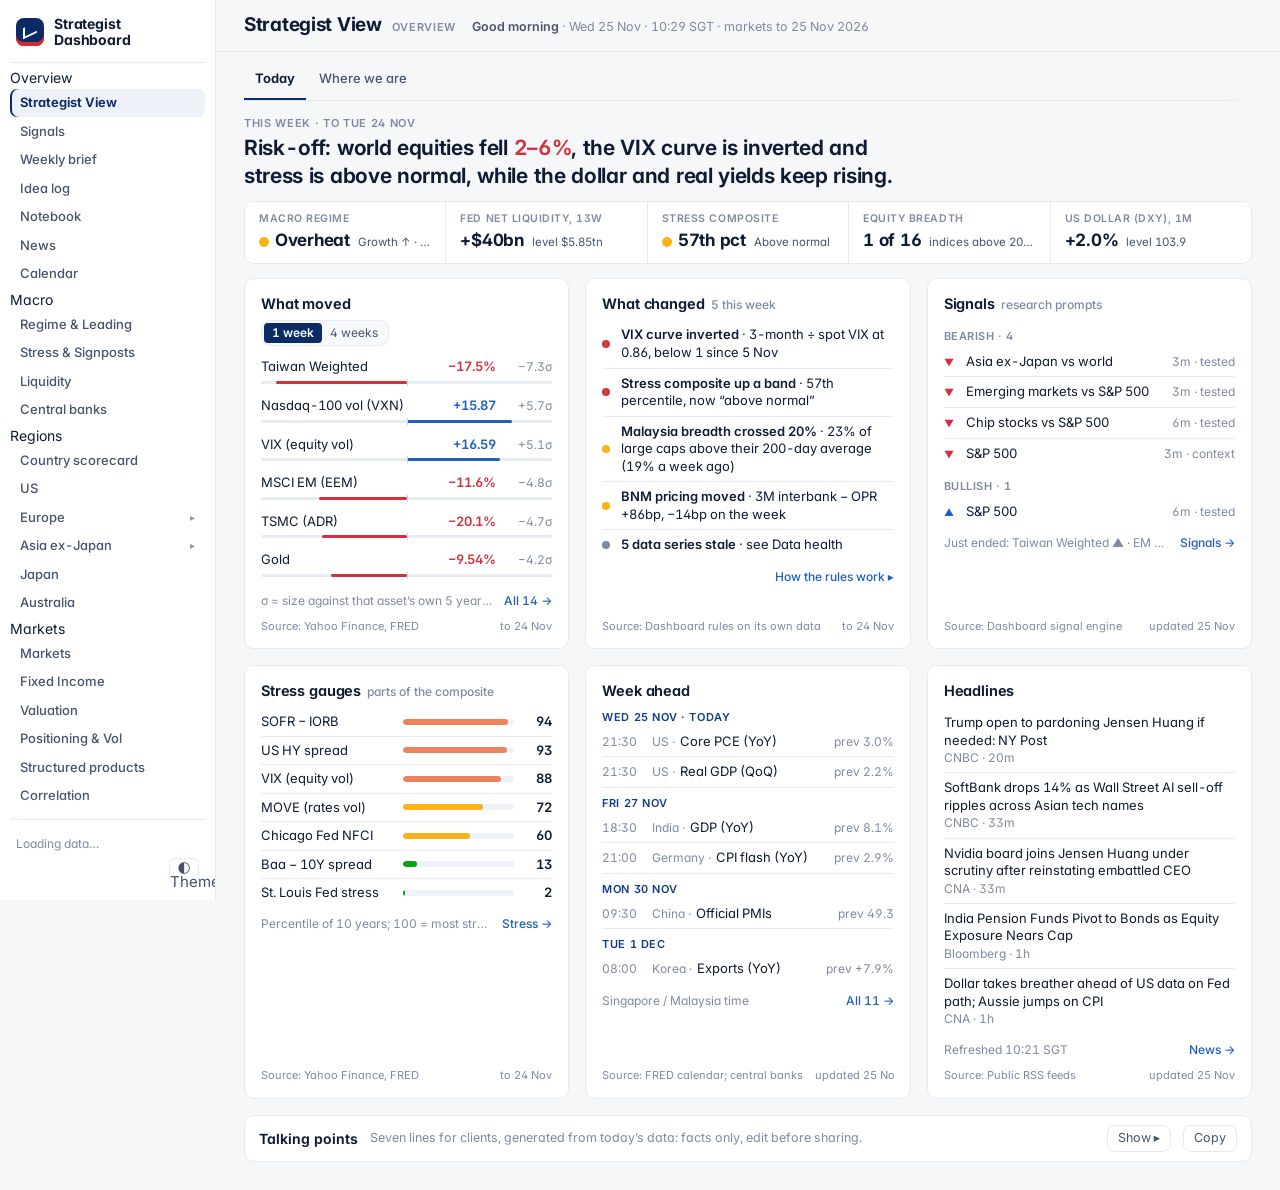
<file: design/strategist-view.html>
<!doctype html>
<html lang="en">
<head>
<meta charset="utf-8">
<meta name="viewport" content="width=device-width, initial-scale=1">
<title>Mockup · Strategist View</title>
<meta name="robots" content="noindex">
<link rel="icon" href="data:image/svg+xml,<svg xmlns='http://www.w3.org/2000/svg' viewBox='0 0 16 16'><rect width='16' height='16' rx='3.5' fill='%230a2b66'/><rect y='13' width='16' height='3' fill='%23d9252f'/><path d='M3 10l3-3 2 2 5-5' stroke='white' stroke-width='1.8' fill='none' stroke-linecap='round'/></svg>">
<link rel="preconnect" href="https://fonts.googleapis.com">
<link rel="preconnect" href="https://fonts.gstatic.com" crossorigin>
<link rel="stylesheet" href="https://fonts.googleapis.com/css2?family=Inter:wght@400;500;600;700&display=swap">
<link rel="stylesheet" href="../docs/style.css">
<script>
  try { const t = localStorage.getItem('sd-theme'); if (t) document.documentElement.dataset.theme = t; } catch (e) {}
</script>
<link rel="stylesheet" href="redesign.css">
</head>
<body>
<div class="app">
<aside class="side" id="side">
  <div class="side-head">
    <div class="brand">
      <span class="logo" aria-hidden="true"></span>
      <span class="name">Strategist <br>Dashboard</span>
    </div>
    <button id="menuBtn" class="ghost menu-btn" type="button" aria-label="Show or hide the menu" aria-expanded="false">☰</button>
  </div>
  <nav class="tabs" role="tablist" aria-orientation="vertical">
    <div class="nav-group">Overview</div>
    <button role="tab" data-tab="overview" aria-selected="true"><span class="ic">◎</span>Strategist View</button>
    <button role="tab" data-tab="signals" aria-selected="false"><span class="ic">✧</span>Signals</button>
    <button role="tab" data-tab="weekly" aria-selected="false"><span class="ic">▣</span>Weekly brief</button>
    <button role="tab" data-tab="ideas" aria-selected="false"><span class="ic">✎</span>Idea log</button>
    <button role="tab" data-tab="notebook" aria-selected="false"><span class="ic">✐</span>Notebook</button>
    <button role="tab" data-tab="news" aria-selected="false"><span class="ic">≡</span>News</button>
    <button role="tab" data-tab="calendar" aria-selected="false"><span class="ic">◷</span>Calendar</button>
    <div class="nav-group">Macro</div>
    <button role="tab" data-tab="regime" aria-selected="false"><span class="ic">◫</span>Regime &amp; Leading</button>
    <button role="tab" data-tab="stress" aria-selected="false"><span class="ic">⚠</span>Stress &amp; Signposts</button>
    <button role="tab" data-tab="liquidity" aria-selected="false"><span class="ic">≈</span>Liquidity</button>
    <button role="tab" data-tab="cbwatch" aria-selected="false"><span class="ic">◈</span>Central banks</button>
    <div class="nav-group">Regions</div>
    <button role="tab" data-tab="scorecard" aria-selected="false"><span class="ic">▥</span>Country scorecard</button>
    <button role="tab" data-tab="us" aria-selected="false"><span class="ic">◧</span>US</button>
    <button role="tab" data-tab="europe" aria-selected="false" aria-expanded="false" class="nav-parent"><span class="ic">◨</span>Europe<span class="nav-caret" aria-hidden="true">▸</span></button>
    <button role="tab" data-tab="de" data-parent="europe" class="nav-child" aria-selected="false" hidden>Germany</button>
    <button role="tab" data-tab="fr" data-parent="europe" class="nav-child" aria-selected="false" hidden>France</button>
    <button role="tab" data-tab="it" data-parent="europe" class="nav-child" aria-selected="false" hidden>Italy</button>
    <button role="tab" data-tab="es" data-parent="europe" class="nav-child" aria-selected="false" hidden>Spain</button>
    <button role="tab" data-tab="uk" data-parent="europe" class="nav-child" aria-selected="false" hidden>UK</button>
    <button role="tab" data-tab="asia" aria-selected="false" aria-expanded="false" class="nav-parent"><span class="ic">◐</span>Asia ex-Japan<span class="nav-caret" aria-hidden="true">▸</span></button>
    <button role="tab" data-tab="my" data-parent="asia" class="nav-child" aria-selected="false" hidden>Malaysia</button>
    <button role="tab" data-tab="sg" data-parent="asia" class="nav-child" aria-selected="false" hidden>Singapore</button>
    <button role="tab" data-tab="cn" data-parent="asia" class="nav-child" aria-selected="false" hidden>China</button>
    <button role="tab" data-tab="kr" data-parent="asia" class="nav-child" aria-selected="false" hidden>Korea</button>
    <button role="tab" data-tab="tw" data-parent="asia" class="nav-child" aria-selected="false" hidden>Taiwan</button>
    <button role="tab" data-tab="in" data-parent="asia" class="nav-child" aria-selected="false" hidden>India</button>
    <button role="tab" data-tab="japan" aria-selected="false"><span class="ic">◑</span>Japan</button>
    <button role="tab" data-tab="australia" aria-selected="false"><span class="ic">◒</span>Australia</button>
    <div class="nav-group">Markets</div>
    <button role="tab" data-tab="markets" aria-selected="false"><span class="ic">▤</span>Markets</button>
    <button role="tab" data-tab="fixed" aria-selected="false"><span class="ic">⌒</span>Fixed Income</button>
    <button role="tab" data-tab="valuation" aria-selected="false"><span class="ic">⚖</span>Valuation</button>
    <button role="tab" data-tab="posvol" aria-selected="false"><span class="ic">⇅</span>Positioning &amp; Vol</button>
    <button role="tab" data-tab="sp" aria-selected="false"><span class="ic">◇</span>Structured products</button>
    <button role="tab" data-tab="correlation" aria-selected="false"><span class="ic">▦</span>Correlation</button>
    <div class="nav-group">Themes</div>
    <button role="tab" data-tab="ai" aria-selected="false"><span class="ic">✦</span>AI</button>
    <div class="nav-group">System</div>
    <button role="tab" data-tab="health" aria-selected="false"><span class="ic">✓</span>Data health</button>
  </nav>
  <div class="side-foot">
    <span id="asof" class="muted small">Loading data…</span>
    <span id="status" class="status-pill" hidden></span>
    <button id="themeBtn" class="ghost" type="button" aria-label="Toggle dark mode">◐ Theme</button>
  </div>
</aside>
<div class="content">
<header class="pagebar">
<div class="page-head"><div class="ph-title"><h1 id="pageTitle">Strategist View</h1><span class="eyebrow" id="pageGroup">Overview</span></div><div class="greet"><b>Good morning</b> · Wed 25 Nov · 10:29 SGT · markets to 25 Nov 2026</div></div>
</header>
<main>

<div class="subtabs" role="tablist"><button aria-selected="true">Today</button><button aria-selected="false">Where we are</button></div>
<div class="sv-lead">
  <div class="eyebrow">This week · to Tue 24 Nov</div>
  <h2>Risk-off: world equities fell <span class="dn">2–6%</span>, the VIX curve is inverted and stress is above normal, while the dollar and real yields keep rising.</h2>
</div>
<div class="kpis">
<div class="kpi first"><div class="k-label">Macro regime</div><div class="k-value"><span class="qdot" style="background:var(--warning)"></span>Overheat</div><div class="k-delta">Growth ↑ · Inflation ↑</div></div>
<div class="kpi"><div class="k-label">Fed net liquidity, 13w</div><div class="k-value">+$40bn</div><div class="k-delta">level $5.85tn</div></div>
<div class="kpi"><div class="k-label">Stress composite</div><div class="k-value"><span class="qdot" style="background:var(--warning)"></span>57th pct</div><div class="k-delta">Above normal</div></div>
<div class="kpi"><div class="k-label">Equity breadth</div><div class="k-value">1 of 16</div><div class="k-delta">indices above 200-day</div></div>
<div class="kpi"><div class="k-label">US dollar (DXY), 1m</div><div class="k-value">+2.0%</div><div class="k-delta">level 103.9</div></div></div>
<div class="grid g3">
<section class="card ">
  <div class="card-head"><h2>What moved</h2><div class="card-tools"><span class="seg"><button class="on">1 week</button><button>4 weeks</button></span></div></div>
  <ul class="rows mv"><li><span class="t">Taiwan Weighted</span><span class="n dn">−17.5%</span><span class="m">−7.3σ</span><span class="sig-bar"><i class="dn" style="width:45%"></i></span></li>
<li><span class="t">Nasdaq-100 vol (VXN)</span><span class="n up">+15.87</span><span class="m">+5.7σ</span><span class="sig-bar"><i class="up" style="width:36%"></i></span></li>
<li><span class="t">VIX (equity vol)</span><span class="n up">+16.59</span><span class="m">+5.1σ</span><span class="sig-bar"><i class="up" style="width:32%"></i></span></li>
<li><span class="t">MSCI EM (EEM)</span><span class="n dn">−11.6%</span><span class="m">−4.8σ</span><span class="sig-bar"><i class="dn" style="width:30%"></i></span></li>
<li><span class="t">TSMC (ADR)</span><span class="n dn">−20.1%</span><span class="m">−4.7σ</span><span class="sig-bar"><i class="dn" style="width:29%"></i></span></li>
<li><span class="t">Gold</span><span class="n dn">−9.54%</span><span class="m">−4.2σ</span><span class="sig-bar"><i class="dn" style="width:26%"></i></span></li></ul><div class="card-foot"><span>σ = size against that asset’s own 5 years of weekly moves</span><a href="#">All 14 →</a></div>
  <p class="src"><span>Source: Yahoo Finance, FRED</span><span>to 24 Nov</span></p>
</section>
<section class="card ">
  <div class="card-head"><h2>What changed<span class="card-count">5 this week</span></h2><div class="card-tools"></div></div>
  <ul class="rows chg"><li><span class="dot" style="--st:var(--critical)"></span><span class="t wrap"><b>VIX curve inverted</b> · 3-month ÷ spot VIX at 0.86, below 1 since 5 Nov</span></li>
<li><span class="dot" style="--st:var(--critical)"></span><span class="t wrap"><b>Stress composite up a band</b> · 57th percentile, now “above normal”</span></li>
<li><span class="dot" style="--st:var(--warning)"></span><span class="t wrap"><b>Malaysia breadth crossed 20%</b> · 23% of large caps above their 200-day average (19% a week ago)</span></li>
<li><span class="dot" style="--st:var(--warning)"></span><span class="t wrap"><b>BNM pricing moved</b> · 3M interbank − OPR +86bp, −14bp on the week</span></li>
<li><span class="dot" style="--st:var(--muted)"></span><span class="t wrap"><b>5 data series stale</b> · see Data health</span></li></ul><div class="card-foot"><span></span><a href="#">How the rules work ▸</a></div>
  <p class="src"><span>Source: Dashboard rules on its own data</span><span>to 24 Nov</span></p>
</section>
<section class="card ">
  <div class="card-head"><h2>Signals<span class="card-count">research prompts</span></h2><div class="card-tools"></div></div>
  <div class="rows-h">Bearish · 4</div><ul class="rows sg"><li><span class="dir dn">▼</span><span class="t">Asia ex-Japan vs world</span><span class="m">3m · tested</span></li><li><span class="dir dn">▼</span><span class="t">Emerging markets vs S&amp;P 500</span><span class="m">3m · tested</span></li><li><span class="dir dn">▼</span><span class="t">Chip stocks vs S&amp;P 500</span><span class="m">6m · tested</span></li><li><span class="dir dn">▼</span><span class="t">S&amp;P 500</span><span class="m">3m · context</span></li></ul><div class="rows-h">Bullish · 1</div><ul class="rows sg"><li><span class="dir up">▲</span><span class="t">S&amp;P 500</span><span class="m">6m · tested</span></li></ul><div class="card-foot"><span>Just ended: Taiwan Weighted ▲ · EM equities ▼</span><a href="#">Signals →</a></div>
  <p class="src"><span>Source: Dashboard signal engine</span><span>updated 25 Nov</span></p>
</section>
</div>
<div class="grid g3">
<section class="card ">
  <div class="card-head"><h2>Stress gauges<span class="card-count">parts of the composite</span></h2><div class="card-tools"></div></div>
  <ul class="rows gz"><li><span class="t">SOFR − IORB</span><span class="gz-bar"><i style="width:94%;--st:var(--serious)"></i></span><span class="n">94</span></li><li><span class="t">US HY spread</span><span class="gz-bar"><i style="width:93%;--st:var(--serious)"></i></span><span class="n">93</span></li><li><span class="t">VIX (equity vol)</span><span class="gz-bar"><i style="width:88%;--st:var(--serious)"></i></span><span class="n">88</span></li><li><span class="t">MOVE (rates vol)</span><span class="gz-bar"><i style="width:72%;--st:var(--warning)"></i></span><span class="n">72</span></li><li><span class="t">Chicago Fed NFCI</span><span class="gz-bar"><i style="width:60%;--st:var(--warning)"></i></span><span class="n">60</span></li><li><span class="t">Baa − 10Y spread</span><span class="gz-bar"><i style="width:13%;--st:var(--good)"></i></span><span class="n">13</span></li><li><span class="t">St. Louis Fed stress</span><span class="gz-bar"><i style="width:2%;--st:var(--good)"></i></span><span class="n">2</span></li></ul><div class="card-foot"><span>Percentile of 10 years; 100 = most stressed</span><a href="#">Stress →</a></div>
  <p class="src"><span>Source: Yahoo Finance, FRED</span><span>to 24 Nov</span></p>
</section>
<section class="card ">
  <div class="card-head"><h2>Week ahead</h2><div class="card-tools"></div></div>
  <ul class="rows cal"><li class="day">Wed 25 Nov · today</li><li><span class="m">21:30</span><span class="t"><span class="m">US ·</span> Core PCE (YoY)</span><span class="m">prev 3.0%</span></li><li><span class="m">21:30</span><span class="t"><span class="m">US ·</span> Real GDP (QoQ)</span><span class="m">prev 2.2%</span></li><li class="day">Fri 27 Nov</li><li><span class="m">18:30</span><span class="t"><span class="m">India ·</span> GDP (YoY)</span><span class="m">prev 8.1%</span></li><li><span class="m">21:00</span><span class="t"><span class="m">Germany ·</span> CPI flash (YoY)</span><span class="m">prev 2.9%</span></li><li class="day">Mon 30 Nov</li><li><span class="m">09:30</span><span class="t"><span class="m">China ·</span> Official PMIs</span><span class="m">prev 49.3</span></li><li class="day">Tue 1 Dec</li><li><span class="m">08:00</span><span class="t"><span class="m">Korea ·</span> Exports (YoY)</span><span class="m">prev +7.9%</span></li></ul><div class="card-foot"><span>Singapore / Malaysia time</span><a href="#">All 11 →</a></div>
  <p class="src"><span>Source: FRED calendar; central banks</span><span>updated 25 Nov</span></p>
</section>
<section class="card ">
  <div class="card-head"><h2>Headlines</h2><div class="card-tools"></div></div>
  <ul class="rows hl"><li><a class="t" href="#">Trump open to pardoning Jensen Huang if needed: NY Post</a><span class="m">CNBC · 20m</span></li><li><a class="t" href="#">SoftBank drops 14% as Wall Street AI sell-off ripples across Asian tech names</a><span class="m">CNBC · 33m</span></li><li><a class="t" href="#">Nvidia board joins Jensen Huang under scrutiny after reinstating embattled CEO</a><span class="m">CNA · 33m</span></li><li><a class="t" href="#">India Pension Funds Pivot to Bonds as Equity Exposure Nears Cap</a><span class="m">Bloomberg · 1h</span></li><li><a class="t" href="#">Dollar takes breather ahead of US data on Fed path; Aussie jumps on CPI</a><span class="m">CNA · 1h</span></li></ul><div class="card-foot"><span>Refreshed 10:21 SGT</span><a href="#">News →</a></div>
  <p class="src"><span>Source: Public RSS feeds</span><span>updated 25 Nov</span></p>
</section>
</div>
<div class="fold-bar"><b>Talking points</b><span class="muted">Seven lines for clients, generated from today’s data: facts only, edit before sharing.</span><button class="btn-q">Show ▸</button><button class="btn-q">Copy</button></div>

</main>
</div>
</div>
</body>
</html>
</file>
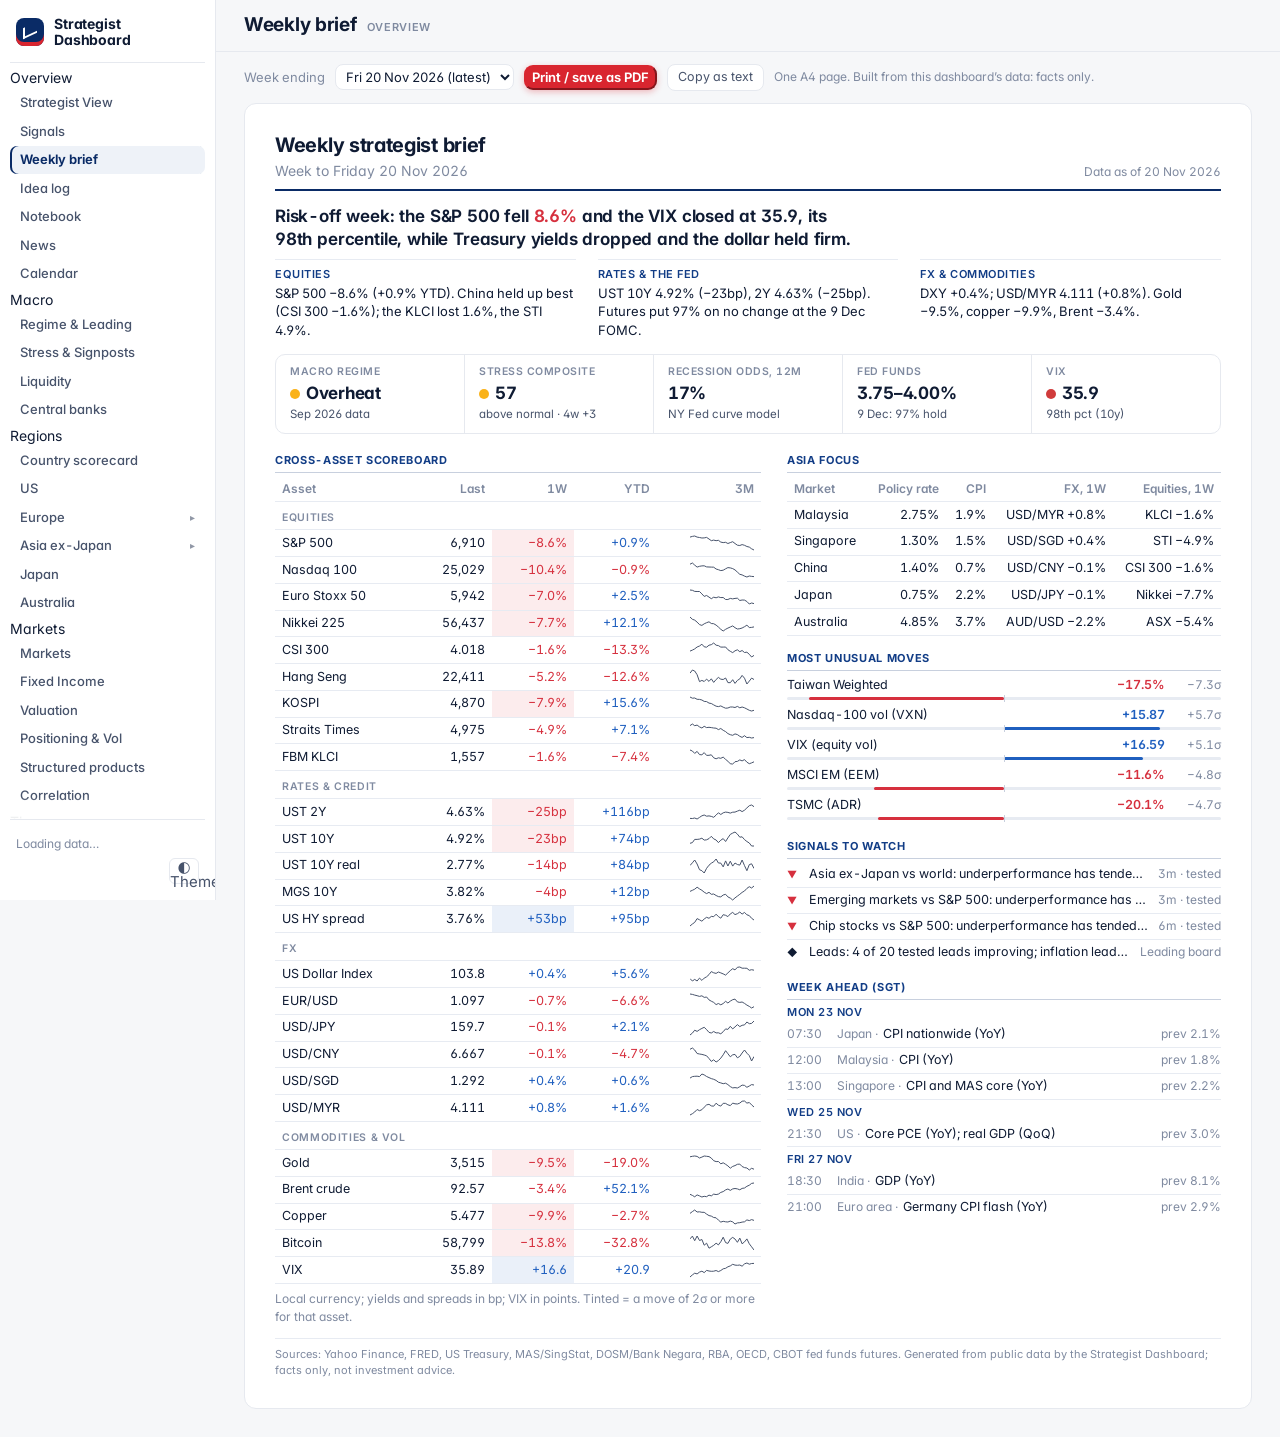
<file: design/weekly-brief.html>
<!doctype html>
<html lang="en">
<head>
<meta charset="utf-8">
<meta name="viewport" content="width=device-width, initial-scale=1">
<title>Mockup · Weekly brief</title>
<meta name="robots" content="noindex">
<link rel="icon" href="data:image/svg+xml,<svg xmlns='http://www.w3.org/2000/svg' viewBox='0 0 16 16'><rect width='16' height='16' rx='3.5' fill='%230a2b66'/><rect y='13' width='16' height='3' fill='%23d9252f'/><path d='M3 10l3-3 2 2 5-5' stroke='white' stroke-width='1.8' fill='none' stroke-linecap='round'/></svg>">
<link rel="preconnect" href="https://fonts.googleapis.com">
<link rel="preconnect" href="https://fonts.gstatic.com" crossorigin>
<link rel="stylesheet" href="https://fonts.googleapis.com/css2?family=Inter:wght@400;500;600;700&display=swap">
<link rel="stylesheet" href="../docs/style.css">
<script>
  try { const t = localStorage.getItem('sd-theme'); if (t) document.documentElement.dataset.theme = t; } catch (e) {}
</script>
<link rel="stylesheet" href="redesign.css">
</head>
<body>
<div class="app">
<aside class="side" id="side">
  <div class="side-head">
    <div class="brand">
      <span class="logo" aria-hidden="true"></span>
      <span class="name">Strategist <br>Dashboard</span>
    </div>
    <button id="menuBtn" class="ghost menu-btn" type="button" aria-label="Show or hide the menu" aria-expanded="false">☰</button>
  </div>
  <nav class="tabs" role="tablist" aria-orientation="vertical">
    <div class="nav-group">Overview</div>
    <button role="tab" data-tab="overview" aria-selected="false"><span class="ic">◎</span>Strategist View</button>
    <button role="tab" data-tab="signals" aria-selected="false"><span class="ic">✧</span>Signals</button>
    <button role="tab" data-tab="weekly" aria-selected="true"><span class="ic">▣</span>Weekly brief</button>
    <button role="tab" data-tab="ideas" aria-selected="false"><span class="ic">✎</span>Idea log</button>
    <button role="tab" data-tab="notebook" aria-selected="false"><span class="ic">✐</span>Notebook</button>
    <button role="tab" data-tab="news" aria-selected="false"><span class="ic">≡</span>News</button>
    <button role="tab" data-tab="calendar" aria-selected="false"><span class="ic">◷</span>Calendar</button>
    <div class="nav-group">Macro</div>
    <button role="tab" data-tab="regime" aria-selected="false"><span class="ic">◫</span>Regime &amp; Leading</button>
    <button role="tab" data-tab="stress" aria-selected="false"><span class="ic">⚠</span>Stress &amp; Signposts</button>
    <button role="tab" data-tab="liquidity" aria-selected="false"><span class="ic">≈</span>Liquidity</button>
    <button role="tab" data-tab="cbwatch" aria-selected="false"><span class="ic">◈</span>Central banks</button>
    <div class="nav-group">Regions</div>
    <button role="tab" data-tab="scorecard" aria-selected="false"><span class="ic">▥</span>Country scorecard</button>
    <button role="tab" data-tab="us" aria-selected="false"><span class="ic">◧</span>US</button>
    <button role="tab" data-tab="europe" aria-selected="false" aria-expanded="false" class="nav-parent"><span class="ic">◨</span>Europe<span class="nav-caret" aria-hidden="true">▸</span></button>
    <button role="tab" data-tab="de" data-parent="europe" class="nav-child" aria-selected="false" hidden>Germany</button>
    <button role="tab" data-tab="fr" data-parent="europe" class="nav-child" aria-selected="false" hidden>France</button>
    <button role="tab" data-tab="it" data-parent="europe" class="nav-child" aria-selected="false" hidden>Italy</button>
    <button role="tab" data-tab="es" data-parent="europe" class="nav-child" aria-selected="false" hidden>Spain</button>
    <button role="tab" data-tab="uk" data-parent="europe" class="nav-child" aria-selected="false" hidden>UK</button>
    <button role="tab" data-tab="asia" aria-selected="false" aria-expanded="false" class="nav-parent"><span class="ic">◐</span>Asia ex-Japan<span class="nav-caret" aria-hidden="true">▸</span></button>
    <button role="tab" data-tab="my" data-parent="asia" class="nav-child" aria-selected="false" hidden>Malaysia</button>
    <button role="tab" data-tab="sg" data-parent="asia" class="nav-child" aria-selected="false" hidden>Singapore</button>
    <button role="tab" data-tab="cn" data-parent="asia" class="nav-child" aria-selected="false" hidden>China</button>
    <button role="tab" data-tab="kr" data-parent="asia" class="nav-child" aria-selected="false" hidden>Korea</button>
    <button role="tab" data-tab="tw" data-parent="asia" class="nav-child" aria-selected="false" hidden>Taiwan</button>
    <button role="tab" data-tab="in" data-parent="asia" class="nav-child" aria-selected="false" hidden>India</button>
    <button role="tab" data-tab="japan" aria-selected="false"><span class="ic">◑</span>Japan</button>
    <button role="tab" data-tab="australia" aria-selected="false"><span class="ic">◒</span>Australia</button>
    <div class="nav-group">Markets</div>
    <button role="tab" data-tab="markets" aria-selected="false"><span class="ic">▤</span>Markets</button>
    <button role="tab" data-tab="fixed" aria-selected="false"><span class="ic">⌒</span>Fixed Income</button>
    <button role="tab" data-tab="valuation" aria-selected="false"><span class="ic">⚖</span>Valuation</button>
    <button role="tab" data-tab="posvol" aria-selected="false"><span class="ic">⇅</span>Positioning &amp; Vol</button>
    <button role="tab" data-tab="sp" aria-selected="false"><span class="ic">◇</span>Structured products</button>
    <button role="tab" data-tab="correlation" aria-selected="false"><span class="ic">▦</span>Correlation</button>
    <div class="nav-group">Themes</div>
    <button role="tab" data-tab="ai" aria-selected="false"><span class="ic">✦</span>AI</button>
    <div class="nav-group">System</div>
    <button role="tab" data-tab="health" aria-selected="false"><span class="ic">✓</span>Data health</button>
  </nav>
  <div class="side-foot">
    <span id="asof" class="muted small">Loading data…</span>
    <span id="status" class="status-pill" hidden></span>
    <button id="themeBtn" class="ghost" type="button" aria-label="Toggle dark mode">◐ Theme</button>
  </div>
</aside>
<div class="content">
<header class="pagebar">
<div class="page-head"><div class="ph-title"><h1 id="pageTitle">Weekly brief</h1><span class="eyebrow" id="pageGroup">Overview</span></div><div class="greet"></div></div>
</header>
<main>

<div class="wb-controls"><span class="muted">Week ending</span><select><option>Fri 20 Nov 2026 (latest)</option></select><button class="primary">Print / save as PDF</button><button class="btn-q">Copy as text</button><span class="muted small">One A4 page. Built from this dashboard’s data: facts only.</span></div>
<article class="wb">
  <header class="wb-head"><div><h2>Weekly strategist brief</h2><div class="muted">Week to Friday 20 Nov 2026</div></div><div class="muted small">Data as of 20 Nov 2026</div></header>
  <p class="wb-lead">Risk-off week: the S&amp;P 500 fell <span class="dn">8.6%</span> and the VIX closed at 35.9, its 98th percentile, while Treasury yields dropped and the dollar held firm.</p>
  <ul class="wb-take">
    <li><b>Equities</b>S&amp;P 500 −8.6% (+0.9% YTD). China held up best (CSI 300 −1.6%); the KLCI lost 1.6%, the STI 4.9%.</li>
    <li><b>Rates &amp; the Fed</b>UST 10Y 4.92% (−23bp), 2Y 4.63% (−25bp). Futures put 97% on no change at the 9 Dec FOMC.</li>
    <li><b>FX &amp; commodities</b>DXY +0.4%; USD/MYR 4.111 (+0.8%). Gold −9.5%, copper −9.9%, Brent −3.4%.</li>
  </ul>
  <div class="kpis">
<div class="kpi first"><div class="k-label">Macro regime</div><div class="k-value"><span class="qdot" style="background:var(--warning)"></span>Overheat</div><div class="k-delta">Sep 2026 data</div></div>
<div class="kpi"><div class="k-label">Stress composite</div><div class="k-value"><span class="qdot" style="background:var(--warning)"></span>57</div><div class="k-delta">above normal · 4w +3</div></div>
<div class="kpi"><div class="k-label">Recession odds, 12m</div><div class="k-value">17%</div><div class="k-delta">NY Fed curve model</div></div>
<div class="kpi"><div class="k-label">Fed funds</div><div class="k-value">3.75–4.00%</div><div class="k-delta">9 Dec: 97% hold</div></div>
<div class="kpi"><div class="k-label">VIX</div><div class="k-value"><span class="qdot" style="background:var(--critical)"></span>35.9</div><div class="k-delta">98th pct (10y)</div></div></div>
  <div class="wb-cols">
    <div><h3>Cross-asset scoreboard</h3><table class="perf"><thead><tr><th>Asset</th><th>Last</th><th>1W</th><th>YTD</th><th>3M</th></tr></thead><tbody><tr class="grp"><td colspan="5">Equities</td></tr><tr class="row"><td>S&amp;P 500</td><td>6,910</td><td class="dn big">−8.6%</td><td class="up">+0.9%</td><td><svg width="64" height="16" viewBox="0 0 64 16"><polyline points="0.0,2.1 2.4,1.4 4.7,1.0 7.1,2.1 9.5,2.5 11.9,3.0 14.2,2.9 16.6,2.4 19.0,4.0 21.3,5.7 23.7,5.1 26.1,5.7 28.4,5.3 30.8,7.1 33.2,7.6 35.6,7.3 37.9,8.5 40.3,7.6 42.7,6.7 45.0,8.5 47.4,10.2 49.8,10.5 52.1,9.6 54.5,10.3 56.9,11.5 59.3,12.1 61.6,13.8 64.0,15.0" fill="none" stroke="var(--ink-2)" stroke-width="1"/></svg></td></tr><tr class="row"><td>Nasdaq 100</td><td>25,029</td><td class="dn big">−10.4%</td><td class="dn">−0.9%</td><td><svg width="64" height="16" viewBox="0 0 64 16"><polyline points="0.0,2.2 2.4,1.0 4.7,3.1 7.1,5.1 9.5,4.3 11.9,3.9 14.2,3.8 16.6,4.9 19.0,5.0 21.3,5.1 23.7,5.2 26.1,7.0 28.4,7.7 30.8,8.6 33.2,8.2 35.6,6.8 37.9,5.6 40.3,5.9 42.7,6.6 45.0,7.9 47.4,10.1 49.8,12.3 52.1,12.9 54.5,14.1 56.9,15.0 59.3,14.0 61.6,14.4 64.0,14.6" fill="none" stroke="var(--ink-2)" stroke-width="1"/></svg></td></tr><tr class="row"><td>Euro Stoxx 50</td><td>5,942</td><td class="dn big">−7.0%</td><td class="up">+2.5%</td><td><svg width="64" height="16" viewBox="0 0 64 16"><polyline points="0.0,1.0 2.4,1.3 4.7,2.4 7.1,2.5 9.5,2.5 11.9,4.9 14.2,7.4 16.6,6.5 19.0,8.1 21.3,9.7 23.7,8.2 26.1,8.8 28.4,7.9 30.8,8.6 33.2,8.5 35.6,10.5 37.9,10.5 40.3,9.4 42.7,9.9 45.0,9.4 47.4,9.2 49.8,11.5 52.1,11.0 54.5,11.1 56.9,12.5 59.3,15.0 61.6,14.0 64.0,14.6" fill="none" stroke="var(--ink-2)" stroke-width="1"/></svg></td></tr><tr class="row"><td>Nikkei 225</td><td>56,437</td><td class="dn big">−7.7%</td><td class="up">+12.1%</td><td><svg width="64" height="16" viewBox="0 0 64 16"><polyline points="0.0,1.0 2.4,3.3 4.7,4.1 7.1,6.1 9.5,8.6 11.9,9.4 14.2,7.8 16.6,6.7 19.0,5.8 21.3,7.5 23.7,7.7 26.1,9.1 28.4,11.0 30.8,13.3 33.2,15.0 35.6,13.3 37.9,12.1 40.3,11.0 42.7,9.9 45.0,11.7 47.4,13.0 49.8,12.7 52.1,12.0 54.5,10.7 56.9,9.2 59.3,11.5 61.6,11.4 64.0,10.9" fill="none" stroke="var(--ink-2)" stroke-width="1"/></svg></td></tr><tr class="row"><td>CSI 300</td><td>4.018</td><td class="dn">−1.6%</td><td class="dn">−13.3%</td><td><svg width="64" height="16" viewBox="0 0 64 16"><polyline points="0.0,9.1 2.4,8.1 4.7,6.9 7.1,5.0 9.5,4.0 11.9,2.2 14.2,4.8 16.6,5.2 19.0,3.2 21.3,2.7 23.7,1.0 26.1,3.2 28.4,3.6 30.8,5.1 33.2,5.1 35.6,5.0 37.9,7.7 40.3,9.3 42.7,10.6 45.0,8.8 47.4,7.8 49.8,9.7 52.1,8.5 54.5,10.5 56.9,10.2 59.3,12.3 61.6,15.0 64.0,13.4" fill="none" stroke="var(--ink-2)" stroke-width="1"/></svg></td></tr><tr class="row"><td>Hang Seng</td><td>22,411</td><td class="dn">−5.2%</td><td class="dn">−12.6%</td><td><svg width="64" height="16" viewBox="0 0 64 16"><polyline points="0.0,4.2 2.4,1.0 4.7,2.0 7.1,5.7 9.5,12.6 11.9,11.4 14.2,12.5 16.6,10.1 19.0,12.4 21.3,9.8 23.7,13.4 26.1,10.5 28.4,8.4 30.8,10.2 33.2,10.5 35.6,9.0 37.9,13.6 40.3,13.7 42.7,10.7 45.0,14.4 47.4,11.4 49.8,9.9 52.1,6.4 54.5,9.2 56.9,15.0 59.3,12.1 61.6,9.1 64.0,10.5" fill="none" stroke="var(--ink-2)" stroke-width="1"/></svg></td></tr><tr class="row"><td>KOSPI</td><td>4,870</td><td class="dn big">−7.9%</td><td class="up">+15.6%</td><td><svg width="64" height="16" viewBox="0 0 64 16"><polyline points="0.0,1.0 2.4,2.2 4.7,2.0 7.1,3.3 9.5,3.4 11.9,4.0 14.2,5.4 16.6,5.6 19.0,7.1 21.3,7.5 23.7,8.9 26.1,10.2 28.4,10.6 30.8,9.9 33.2,11.2 35.6,12.2 37.9,12.0 40.3,11.0 42.7,11.0 45.0,11.5 47.4,10.4 49.8,11.8 52.1,11.0 54.5,11.8 56.9,13.0 59.3,14.3 61.6,15.0 64.0,14.3" fill="none" stroke="var(--ink-2)" stroke-width="1"/></svg></td></tr><tr class="row"><td>Straits Times</td><td>4,975</td><td class="dn">−4.9%</td><td class="up">+7.1%</td><td><svg width="64" height="16" viewBox="0 0 64 16"><polyline points="0.0,2.6 2.4,1.0 4.7,2.7 7.1,2.1 9.5,3.9 11.9,5.0 14.2,3.3 16.6,4.6 19.0,4.3 21.3,4.6 23.7,5.0 26.1,5.2 28.4,6.6 30.8,5.5 33.2,7.3 35.6,8.6 37.9,10.6 40.3,11.7 42.7,12.3 45.0,10.9 47.4,11.6 49.8,13.3 52.1,14.4 54.5,12.7 56.9,14.6 59.3,14.3 61.6,15.0 64.0,14.6" fill="none" stroke="var(--ink-2)" stroke-width="1"/></svg></td></tr><tr class="row"><td>FBM KLCI</td><td>1,557</td><td class="dn">−1.6%</td><td class="dn">−7.4%</td><td><svg width="64" height="16" viewBox="0 0 64 16"><polyline points="0.0,1.0 2.4,2.0 4.7,4.4 7.1,2.4 9.5,5.6 11.9,5.8 14.2,3.6 16.6,6.4 19.0,6.3 21.3,5.8 23.7,8.8 26.1,9.8 28.4,8.8 30.8,9.3 33.2,8.1 35.6,10.4 37.9,12.2 40.3,14.8 42.7,15.0 45.0,12.7 47.4,12.4 49.8,10.9 52.1,11.9 54.5,10.6 56.9,13.2 59.3,14.7 61.6,13.9 64.0,12.8" fill="none" stroke="var(--ink-2)" stroke-width="1"/></svg></td></tr><tr class="grp"><td colspan="5">Rates &amp; credit</td></tr><tr class="row"><td>UST 2Y</td><td>4.63%</td><td class="dn big">−25bp</td><td class="up">+116bp</td><td><svg width="64" height="16" viewBox="0 0 64 16"><polyline points="0.0,14.4 2.4,14.5 4.7,14.0 7.1,15.0 9.5,13.4 11.9,11.8 14.2,11.0 16.6,12.2 19.0,11.9 21.3,12.4 23.7,13.3 26.1,11.1 28.4,8.8 30.8,10.5 33.2,8.8 35.6,8.1 37.9,8.4 40.3,9.1 42.7,8.2 45.0,8.1 47.4,7.1 49.8,6.2 52.1,7.6 54.5,6.2 56.9,3.9 59.3,1.7 61.6,1.0 64.0,2.7" fill="none" stroke="var(--ink-2)" stroke-width="1"/></svg></td></tr><tr class="row"><td>UST 10Y</td><td>4.92%</td><td class="dn big">−23bp</td><td class="up">+74bp</td><td><svg width="64" height="16" viewBox="0 0 64 16"><polyline points="0.0,12.3 2.4,11.6 4.7,8.4 7.1,8.4 9.5,8.1 11.9,7.2 14.2,9.1 16.6,8.8 19.0,7.6 21.3,5.3 23.7,7.9 26.1,9.0 28.4,11.6 30.8,9.2 33.2,7.6 35.6,10.5 37.9,6.9 40.3,3.4 42.7,2.1 45.0,1.0 47.4,3.1 49.8,6.2 52.1,5.8 54.5,8.6 56.9,10.5 59.3,12.0 61.6,15.0 64.0,15.0" fill="none" stroke="var(--ink-2)" stroke-width="1"/></svg></td></tr><tr class="row"><td>UST 10Y real</td><td>2.77%</td><td class="dn">−14bp</td><td class="up">+84bp</td><td><svg width="64" height="16" viewBox="0 0 64 16"><polyline points="0.0,7.5 2.4,4.8 4.7,2.0 7.1,6.0 9.5,11.7 11.9,12.7 14.2,15.0 16.6,10.3 19.0,7.2 21.3,5.2 23.7,3.8 26.1,1.0 28.4,5.0 30.8,5.1 33.2,8.9 35.6,2.9 37.9,8.0 40.3,3.2 42.7,8.1 45.0,5.0 47.4,6.5 49.8,7.1 52.1,2.0 54.5,7.6 56.9,12.7 59.3,6.6 61.6,5.8 64.0,10.5" fill="none" stroke="var(--ink-2)" stroke-width="1"/></svg></td></tr><tr class="row"><td>MGS 10Y</td><td>3.82%</td><td class="dn">−4bp</td><td class="up">+12bp</td><td><svg width="64" height="16" viewBox="0 0 64 16"><polyline points="0.0,6.4 2.4,5.3 4.7,4.2 7.1,2.2 9.5,3.9 11.9,5.3 14.2,7.2 16.6,8.6 19.0,7.3 21.3,9.3 23.7,9.0 26.1,10.5 28.4,11.6 30.8,11.9 33.2,10.0 35.6,9.3 37.9,11.9 40.3,13.1 42.7,15.0 45.0,12.9 47.4,11.1 49.8,9.3 52.1,7.4 54.5,6.0 56.9,3.4 59.3,1.7 61.6,3.0 64.0,1.0" fill="none" stroke="var(--ink-2)" stroke-width="1"/></svg></td></tr><tr class="row"><td>US HY spread</td><td>3.76%</td><td class="up big">+53bp</td><td class="up">+95bp</td><td><svg width="64" height="16" viewBox="0 0 64 16"><polyline points="0.0,15.0 2.4,13.0 4.7,11.4 7.1,7.6 9.5,8.8 11.9,10.2 14.2,8.0 16.6,6.3 19.0,7.3 21.3,5.4 23.7,5.7 26.1,3.2 28.4,5.6 30.8,7.2 33.2,3.7 35.6,4.3 37.9,5.6 40.3,2.9 42.7,1.4 45.0,3.6 47.4,2.7 49.8,1.0 52.1,3.1 54.5,1.4 56.9,3.8 59.3,4.6 61.6,7.3 64.0,9.0" fill="none" stroke="var(--ink-2)" stroke-width="1"/></svg></td></tr><tr class="grp"><td colspan="5">FX</td></tr><tr class="row"><td>US Dollar Index</td><td>103.8</td><td class="up">+0.4%</td><td class="up">+5.6%</td><td><svg width="64" height="16" viewBox="0 0 64 16"><polyline points="0.0,12.6 2.4,15.0 4.7,13.4 7.1,15.0 9.5,12.1 11.9,14.4 14.2,12.1 16.6,10.8 19.0,8.6 21.3,5.6 23.7,6.8 26.1,7.4 28.4,6.0 30.8,6.9 33.2,7.9 35.6,9.1 37.9,6.9 40.3,4.6 42.7,2.7 45.0,3.9 47.4,1.3 49.8,1.0 52.1,2.2 54.5,2.2 56.9,2.3 59.3,4.3 61.6,3.7 64.0,4.2" fill="none" stroke="var(--ink-2)" stroke-width="1"/></svg></td></tr><tr class="row"><td>EUR/USD</td><td>1.097</td><td class="dn">−0.7%</td><td class="dn">−6.6%</td><td><svg width="64" height="16" viewBox="0 0 64 16"><polyline points="0.0,1.0 2.4,1.4 4.7,2.1 7.1,2.7 9.5,3.4 11.9,2.8 14.2,4.4 16.6,4.0 19.0,6.9 21.3,8.2 23.7,9.4 26.1,11.6 28.4,10.5 30.8,11.8 33.2,10.5 35.6,8.3 37.9,10.0 40.3,8.1 42.7,6.7 45.0,6.1 47.4,8.9 49.8,9.4 52.1,9.0 54.5,10.4 56.9,12.1 59.3,13.4 61.6,15.0 64.0,13.7" fill="none" stroke="var(--ink-2)" stroke-width="1"/></svg></td></tr><tr class="row"><td>USD/JPY</td><td>159.7</td><td class="dn">−0.1%</td><td class="up">+2.1%</td><td><svg width="64" height="16" viewBox="0 0 64 16"><polyline points="0.0,15.0 2.4,13.1 4.7,10.2 7.1,11.4 9.5,9.7 11.9,8.4 14.2,7.3 16.6,9.6 19.0,12.4 21.3,13.0 23.7,11.5 26.1,12.9 28.4,12.8 30.8,13.8 33.2,11.7 35.6,8.9 37.9,9.4 40.3,6.3 42.7,8.9 45.0,6.9 47.4,4.6 49.8,6.6 52.1,5.3 54.5,4.9 56.9,2.0 59.3,3.7 61.6,3.4 64.0,1.0" fill="none" stroke="var(--ink-2)" stroke-width="1"/></svg></td></tr><tr class="row"><td>USD/CNY</td><td>6.667</td><td class="dn">−0.1%</td><td class="dn">−4.7%</td><td><svg width="64" height="16" viewBox="0 0 64 16"><polyline points="0.0,2.3 2.4,1.0 4.7,3.0 7.1,6.5 9.5,7.0 11.9,7.4 14.2,8.0 16.6,8.8 19.0,11.5 21.3,14.4 23.7,12.8 26.1,15.0 28.4,13.6 30.8,11.1 33.2,7.8 35.6,3.7 37.9,6.7 40.3,9.8 42.7,7.8 45.0,7.4 47.4,10.8 49.8,9.4 52.1,6.0 54.5,3.0 56.9,6.2 59.3,8.6 61.6,14.0 64.0,9.5" fill="none" stroke="var(--ink-2)" stroke-width="1"/></svg></td></tr><tr class="row"><td>USD/SGD</td><td>1.292</td><td class="up">+0.4%</td><td class="up">+0.6%</td><td><svg width="64" height="16" viewBox="0 0 64 16"><polyline points="0.0,5.1 2.4,3.6 4.7,3.3 7.1,3.2 9.5,3.6 11.9,1.0 14.2,1.9 16.6,3.5 19.0,4.6 21.3,5.6 23.7,6.3 26.1,7.4 28.4,9.2 30.8,9.9 33.2,10.7 35.6,10.2 37.9,11.6 40.3,13.6 42.7,14.9 45.0,14.6 47.4,15.0 49.8,13.7 52.1,12.1 54.5,12.4 56.9,14.3 59.3,13.0 61.6,11.6 64.0,12.0" fill="none" stroke="var(--ink-2)" stroke-width="1"/></svg></td></tr><tr class="row"><td>USD/MYR</td><td>4.111</td><td class="up">+0.8%</td><td class="up">+1.6%</td><td><svg width="64" height="16" viewBox="0 0 64 16"><polyline points="0.0,15.0 2.4,13.7 4.7,12.0 7.1,9.5 9.5,10.7 11.9,9.7 14.2,7.2 16.6,4.9 19.0,4.3 21.3,5.9 23.7,6.2 26.1,3.2 28.4,5.2 30.8,6.1 33.2,3.3 35.6,3.4 37.9,4.8 40.3,5.6 42.7,3.1 45.0,3.8 47.4,4.0 49.8,3.1 52.1,1.2 54.5,1.0 56.9,3.1 59.3,2.5 61.6,4.9 64.0,7.0" fill="none" stroke="var(--ink-2)" stroke-width="1"/></svg></td></tr><tr class="grp"><td colspan="5">Commodities &amp; vol</td></tr><tr class="row"><td>Gold</td><td>3,515</td><td class="dn big">−9.5%</td><td class="dn">−19.0%</td><td><svg width="64" height="16" viewBox="0 0 64 16"><polyline points="0.0,1.8 2.4,1.3 4.7,1.0 7.1,1.4 9.5,3.0 11.9,2.1 14.2,1.0 16.6,1.3 19.0,1.6 21.3,3.1 23.7,5.7 26.1,6.6 28.4,6.5 30.8,8.8 33.2,7.8 35.6,9.3 37.9,10.9 40.3,13.2 42.7,11.4 45.0,10.6 47.4,9.3 49.8,9.1 52.1,11.5 54.5,12.6 56.9,13.0 59.3,15.0 61.6,13.3 64.0,14.2" fill="none" stroke="var(--ink-2)" stroke-width="1"/></svg></td></tr><tr class="row"><td>Brent crude</td><td>92.57</td><td class="dn">−3.4%</td><td class="up">+52.1%</td><td><svg width="64" height="16" viewBox="0 0 64 16"><polyline points="0.0,12.3 2.4,13.4 4.7,14.8 7.1,12.9 9.5,13.9 11.9,15.0 14.2,14.3 16.6,14.7 19.0,13.1 21.3,13.9 23.7,12.1 26.1,12.6 28.4,12.1 30.8,10.4 33.2,9.6 35.6,7.9 37.9,7.0 40.3,8.4 42.7,6.9 45.0,6.5 47.4,6.9 49.8,7.8 52.1,6.4 54.5,6.0 56.9,4.3 59.3,3.2 61.6,1.4 64.0,1.0" fill="none" stroke="var(--ink-2)" stroke-width="1"/></svg></td></tr><tr class="row"><td>Copper</td><td>5.477</td><td class="dn big">−9.9%</td><td class="dn">−2.7%</td><td><svg width="64" height="16" viewBox="0 0 64 16"><polyline points="0.0,4.4 2.4,2.6 4.7,1.0 7.1,3.0 9.5,2.8 11.9,3.3 14.2,3.3 16.6,5.1 19.0,6.6 21.3,7.1 23.7,8.5 26.1,8.8 28.4,11.1 30.8,13.1 33.2,12.3 35.6,12.8 37.9,13.0 40.3,12.1 42.7,12.9 45.0,15.0 47.4,13.9 49.8,13.7 52.1,13.1 54.5,12.8 56.9,10.9 59.3,11.6 61.6,10.6 64.0,11.4" fill="none" stroke="var(--ink-2)" stroke-width="1"/></svg></td></tr><tr class="row"><td>Bitcoin</td><td>58,799</td><td class="dn big">−13.8%</td><td class="dn">−32.8%</td><td><svg width="64" height="16" viewBox="0 0 64 16"><polyline points="0.0,3.9 2.4,1.1 4.7,5.7 7.1,1.0 9.5,5.5 11.9,4.5 14.2,10.2 16.6,8.2 19.0,13.2 21.3,11.8 23.7,10.3 26.1,8.2 28.4,9.9 30.8,6.7 33.2,2.2 35.6,7.6 37.9,8.4 40.3,4.1 42.7,2.4 45.0,4.0 47.4,7.3 49.8,3.1 52.1,8.8 54.5,6.9 56.9,3.9 59.3,8.8 61.6,11.8 64.0,15.0" fill="none" stroke="var(--ink-2)" stroke-width="1"/></svg></td></tr><tr class="row"><td>VIX</td><td>35.89</td><td class="up big">+16.6</td><td class="up">+20.9</td><td><svg width="64" height="16" viewBox="0 0 64 16"><polyline points="0.0,15.0 2.4,12.9 4.7,11.2 7.1,11.9 9.5,10.1 11.9,9.2 14.2,10.6 16.6,8.4 19.0,9.0 21.3,9.3 23.7,9.2 26.1,8.5 28.4,9.6 30.8,8.5 33.2,6.8 35.6,6.3 37.9,4.8 40.3,3.9 42.7,2.3 45.0,3.1 47.4,3.3 49.8,3.0 52.1,4.2 54.5,1.9 56.9,1.0 59.3,2.2 61.6,1.5 64.0,1.4" fill="none" stroke="var(--ink-2)" stroke-width="1"/></svg></td></tr></tbody></table><p class="muted small" style="margin:6px 0 0">Local currency; yields and spreads in bp; VIX in points. Tinted = a move of 2σ or more for that asset.</p></div>
    <div>
      <h3>Asia focus</h3><table class="perf"><thead><tr><th>Market</th><th>Policy rate</th><th>CPI</th><th>FX, 1W</th><th>Equities, 1W</th></tr></thead><tbody><tr class="row"><td>Malaysia</td><td>2.75%</td><td>1.9%</td><td>USD/MYR +0.8%</td><td>KLCI −1.6%</td></tr><tr class="row"><td>Singapore</td><td>1.30%</td><td>1.5%</td><td>USD/SGD +0.4%</td><td>STI −4.9%</td></tr><tr class="row"><td>China</td><td>1.40%</td><td>0.7%</td><td>USD/CNY −0.1%</td><td>CSI 300 −1.6%</td></tr><tr class="row"><td>Japan</td><td>0.75%</td><td>2.2%</td><td>USD/JPY −0.1%</td><td>Nikkei −7.7%</td></tr><tr class="row"><td>Australia</td><td>4.85%</td><td>3.7%</td><td>AUD/USD −2.2%</td><td>ASX −5.4%</td></tr></tbody></table>
      <h3>Most unusual moves</h3><ul class="rows mv"><li><span class="t">Taiwan Weighted</span><span class="n dn">−17.5%</span><span class="m">−7.3σ</span><span class="sig-bar"><i class="dn" style="width:45%"></i></span></li>
<li><span class="t">Nasdaq-100 vol (VXN)</span><span class="n up">+15.87</span><span class="m">+5.7σ</span><span class="sig-bar"><i class="up" style="width:36%"></i></span></li>
<li><span class="t">VIX (equity vol)</span><span class="n up">+16.59</span><span class="m">+5.1σ</span><span class="sig-bar"><i class="up" style="width:32%"></i></span></li>
<li><span class="t">MSCI EM (EEM)</span><span class="n dn">−11.6%</span><span class="m">−4.8σ</span><span class="sig-bar"><i class="dn" style="width:30%"></i></span></li>
<li><span class="t">TSMC (ADR)</span><span class="n dn">−20.1%</span><span class="m">−4.7σ</span><span class="sig-bar"><i class="dn" style="width:29%"></i></span></li></ul>
      <h3>Signals to watch</h3><ul class="rows sg"><li><span class="dir dn">▼</span><span class="t">Asia ex-Japan vs world: underperformance has tended to continue</span><span class="m">3m · tested</span></li><li><span class="dir dn">▼</span><span class="t">Emerging markets vs S&amp;P 500: underperformance has tended to continue</span><span class="m">3m · tested</span></li><li><span class="dir dn">▼</span><span class="t">Chip stocks vs S&amp;P 500: underperformance has tended to continue</span><span class="m">6m · tested</span></li><li><span class="dir">◆</span><span class="t">Leads: 4 of 20 tested leads improving; inflation leads 2 of 2 rising</span><span class="m">Leading board</span></li></ul>
      <h3>Week ahead (SGT)</h3><ul class="rows cal"><li class="day">Mon 23 Nov</li><li><span class="m">07:30</span><span class="t"><span class="m">Japan ·</span> CPI nationwide (YoY)</span><span class="m">prev 2.1%</span></li><li><span class="m">12:00</span><span class="t"><span class="m">Malaysia ·</span> CPI (YoY)</span><span class="m">prev 1.8%</span></li><li><span class="m">13:00</span><span class="t"><span class="m">Singapore ·</span> CPI and MAS core (YoY)</span><span class="m">prev 2.2%</span></li><li class="day">Wed 25 Nov</li><li><span class="m">21:30</span><span class="t"><span class="m">US ·</span> Core PCE (YoY); real GDP (QoQ)</span><span class="m">prev 3.0%</span></li><li class="day">Fri 27 Nov</li><li><span class="m">18:30</span><span class="t"><span class="m">India ·</span> GDP (YoY)</span><span class="m">prev 8.1%</span></li><li><span class="m">21:00</span><span class="t"><span class="m">Euro area ·</span> Germany CPI flash (YoY)</span><span class="m">prev 2.9%</span></li></ul>
    </div>
  </div>
  <p class="wb-foot">Sources: Yahoo Finance, FRED, US Treasury, MAS/SingStat, DOSM/Bank Negara, RBA, OECD, CBOT fed funds futures. Generated from public data by the Strategist Dashboard; facts only, not investment advice.</p>
</article>

</main>
</div>
</div>
</body>
</html>
</file>
<file: docs/style.css>
/* ===================================================================
   Theme: deep navy + red, inspired by UOB's colours (no UOB logo or name is used).
   Chart palette validated with the dataviz checker (light on #ffffff, dark on #131c30):
   all checks pass; light amber sits below 3:1 on white, so it always ships with legends,
   tooltips and a CSV table.
   =================================================================== */
:root {
  color-scheme: light;
  --brand: #0a2b66;          /* deep navy: sidebar, selected states */
  --brand-2: #123d86;        /* navy, lighter */
  --brand-red: #d9252f;      /* red: primary actions, active marker, accents */
  --page: #f6f7f9;
  --surface: #ffffff;
  --surface-2: #f7f9fc;
  --ink: #0f1b33;
  --ink-2: #47536b;
  --muted: #7f8aa0;
  --grid: #e7ebf2;
  --axis: #c8d0de;
  --border: #e6e9ef;
  --wash: #eef2f8;
  --accent: #1f5fbf;
  --sel: #0a2b66;
  --grp-ink: #123d86;
  --shadow: none;   /* flat design (WP63): borders, not shadows */
  --s1: #1f5fbf; --s2: #d6303e; --s3: #12a07e; --s4: #e59a0e;
  --s5: #8a5bd6; --s6: #1a9fb3; --s7: #a3672f; --s8: #d4569a;
  --s9: #7a8c12; --s10: #2e3440;
  --pos: #1f5fbf; --neg: #d6303e; --mid: #eef0f4;
  --good: #0ca30c; --warning: #fab219; --serious: #ec835a; --critical: #d03b3b;
  --good-text: #006300;
}
@media (prefers-color-scheme: dark) {
  :root:where(:not([data-theme="light"])) {
    color-scheme: dark;
    --brand: #081733; --brand-2: #10265a; --brand-red: #e8505c;
    --page: #0b1220; --surface: #131c30; --surface-2: #17223a; --ink: #e8edf7; --ink-2: #b4bfd3; --muted: #7d89a3;
    --grid: #233049; --axis: #34425f; --border: #24314b; --wash: #1b2742;
    --accent: #4a86e6; --sel: #3a74d6; --grp-ink: #9fbaf0; --shadow: none;
    --s1: #4a86e6; --s2: #e8505c; --s3: #169a7a; --s4: #ebb02a;
    --s5: #9673e3; --s6: #1aa6b0; --s7: #b06c28; --s8: #d0599b; --s9: #a3b833; --s10: #d8dde5;
    --pos: #4a86e6; --neg: #e8505c; --mid: #2a3550; --good-text: #0ca30c;
  }
}
:root[data-theme="dark"] {
  color-scheme: dark;
  --brand: #081733; --brand-2: #10265a; --brand-red: #e8505c;
  --page: #0b1220; --surface: #131c30; --surface-2: #17223a; --ink: #e8edf7; --ink-2: #b4bfd3; --muted: #7d89a3;
  --grid: #233049; --axis: #34425f; --border: #24314b; --wash: #1b2742;
  --accent: #4a86e6; --sel: #3a74d6; --grp-ink: #9fbaf0; --shadow: none;
  --s1: #4a86e6; --s2: #e8505c; --s3: #169a7a; --s4: #ebb02a;
  --s5: #9673e3; --s6: #1aa6b0; --s7: #b06c28; --s8: #d0599b; --s9: #a3b833; --s10: #d8dde5;
  --pos: #4a86e6; --neg: #e8505c; --mid: #2a3550; --good-text: #0ca30c;
}

* { box-sizing: border-box; }
[hidden] { display: none !important; }
html, body { margin: 0; }
body {
  background: var(--page); color: var(--ink);
  font: 14px/1.5 "Inter", system-ui, -apple-system, "Segoe UI", sans-serif;
  font-feature-settings: "cv11", "ss01"; font-variant-numeric: tabular-nums;
  -webkit-font-smoothing: antialiased;
}
h1 { font-size: 18px; margin: 0; font-weight: 650; letter-spacing: -0.01em; }
h2 { font-size: 15px; margin: 0; font-weight: 600; }
.muted { color: var(--muted); }
.small { font-size: 12px; }
button, select, input { font: inherit; color: inherit; }
button { cursor: pointer; }

.top {
  display: flex; justify-content: space-between; align-items: center; gap: 12px;
  padding: 14px 24px 10px; flex-wrap: wrap;
}
.brand { display: flex; align-items: baseline; gap: 14px; flex-wrap: wrap; }
.top-actions { display: flex; gap: 8px; align-items: center; }
.ghost {
  background: transparent; border: 1px solid var(--border); border-radius: 6px;
  padding: 4px 10px; color: var(--ink-2);
}
.ghost:hover { background: var(--wash); color: var(--ink); }
.status-pill {
  font-size: 12px; padding: 3px 9px; border-radius: 999px; border: 1px solid var(--border); color: var(--ink-2);
}

.tabs { display: flex; gap: 2px; padding: 0 24px; border-bottom: 1px solid var(--border); overflow-x: auto; }
.tabs button {
  background: none; border: 0; padding: 10px 14px; color: var(--ink-2); font-weight: 550;
  border-bottom: 2px solid transparent; margin-bottom: -1px; white-space: nowrap;
}
.tabs button[aria-selected="true"] { color: var(--ink); border-bottom-color: var(--accent); }
.tabs button:hover { color: var(--ink); }

.filters {
  position: sticky; top: 0; z-index: 5; background: var(--page);
  display: flex; gap: 16px; align-items: center; flex-wrap: wrap;
  padding: 10px 24px; border-bottom: 1px solid var(--border);
}
.presets { display: flex; gap: 2px; flex-wrap: wrap; background: var(--wash); padding: 2px; border-radius: 8px; }
.presets button {
  border: 0; background: transparent; padding: 4px 10px; border-radius: 6px; color: var(--ink-2);
  font-variant-numeric: tabular-nums;
}
.presets button:hover { color: var(--ink); }
.presets button.on { background: var(--surface); color: var(--ink); font-weight: 650; box-shadow: 0 0 0 1px var(--border); }
.custom { display: flex; gap: 10px; flex-wrap: wrap; }
.custom label, .controls label { display: flex; gap: 6px; align-items: center; color: var(--ink-2); font-size: 13px; }
input[type="date"], select {
  background: var(--surface); border: 1px solid var(--border); border-radius: 6px; padding: 3px 6px;
}

main { padding: 16px 24px 8px; }
.tab-panel[hidden] { display: none; }

.kpis { display: grid; grid-template-columns: repeat(auto-fill, minmax(170px, 1fr)); gap: 10px; margin-bottom: 10px; }
.kpi {
  background: var(--surface); border: 1px solid var(--border); border-radius: 10px; padding: 10px 12px;
}
.kpi .k-label { font-size: 12px; color: var(--ink-2); }
.kpi .k-value { font-size: 22px; font-weight: 650; margin: 2px 0; letter-spacing: -0.01em; }
.kpi .k-delta { font-size: 12px; color: var(--ink-2); font-variant-numeric: tabular-nums; }
.kpi .k-asof { font-size: 11px; color: var(--muted); }

.signals { display: flex; gap: 8px; flex-wrap: wrap; margin-bottom: 14px; }
.signal {
  display: inline-flex; align-items: center; gap: 6px; font-size: 13px;
  border: 1px solid var(--border); background: var(--surface); padding: 4px 10px; border-radius: 999px;
}
.signal .dot { width: 8px; height: 8px; border-radius: 50%; }

.grid { display: grid; grid-template-columns: repeat(2, minmax(0, 1fr)); gap: 14px; margin-bottom: 14px; }
.card {
  background: var(--surface); border: 1px solid var(--border); border-radius: 10px;
  padding: 12px 14px; min-width: 0; position: relative;
}
.card.wide { grid-column: 1 / -1; }
.card-head { display: flex; justify-content: space-between; align-items: flex-start; gap: 10px; margin-bottom: 4px; }
.card-tools { display: flex; gap: 4px; flex-shrink: 0; flex-wrap: wrap; justify-content: flex-end; }
.card-tools .ghost { padding: 2px 8px; font-size: 12px; }
.card-tools .seg { display: inline-flex; background: var(--wash); border-radius: 6px; padding: 2px; }
.card-tools .seg button { border: 0; background: transparent; padding: 1px 8px; font-size: 12px; border-radius: 4px; color: var(--ink-2); }
.card-tools .seg button.on { background: var(--surface); color: var(--ink); font-weight: 600; box-shadow: 0 0 0 1px var(--border); }
.chart { width: 100%; height: 300px; }
.card.tall .chart { height: 420px; }
.card.focus { grid-column: 1 / -1; }
.card.focus .chart { height: 560px; }
.card .note { font-size: 12px; color: var(--ink-2); margin: 4px 0 0; }
.empty {
  height: 300px; display: grid; place-items: center; text-align: center; color: var(--muted);
  border: 1px dashed var(--border); border-radius: 8px; padding: 20px;
}

.controls { display: flex; gap: 14px; flex-wrap: wrap; margin-bottom: 6px; }
.hint { margin: 0 0 12px; max-width: 900px; }

.table-wrap { overflow-x: auto; }
table.perf { border-collapse: collapse; width: 100%; font-size: 13px; }
table.perf th, table.perf td { padding: 5px 8px; text-align: right; white-space: nowrap; border-bottom: 1px solid var(--grid); }
table.perf th { font-weight: 600; color: var(--ink-2); font-size: 12px; position: sticky; top: 0; background: var(--surface); }
table.perf th[title="Click to sort"] { cursor: pointer; user-select: none; }
table.perf th[title="Click to sort"]:hover { color: var(--ink); }
table.perf th:first-child, table.perf td:first-child { text-align: left; }
table.perf td { font-variant-numeric: tabular-nums; }
table.perf tr.grp td { font-weight: 650; color: var(--ink); background: var(--wash); text-align: left; font-size: 12px; }
table.perf tr.row:hover td { background: var(--wash); }
table.perf td.name { display: flex; gap: 8px; align-items: center; }
table.perf td.name input { margin: 0; }
table.perf .swatch { width: 12px; height: 3px; border-radius: 2px; display: inline-block; }
table.perf td.heat { position: relative; }

.shifts { list-style: none; margin: 6px 0 0; padding: 0; }
.shifts li { display: grid; grid-template-columns: 1fr auto auto; gap: 12px; padding: 6px 4px; border-bottom: 1px solid var(--grid); cursor: pointer; font-size: 13px; }
.shifts li:hover { background: var(--wash); }
.shifts .num { font-variant-numeric: tabular-nums; color: var(--ink-2); }
.pairsel { display: flex; gap: 8px; flex-wrap: wrap; align-items: center; }

footer { padding: 8px 24px 24px; }

@media (max-width: 900px) {
  .grid { grid-template-columns: minmax(0, 1fr); }
  .top, .filters, main, footer { padding-left: 16px; padding-right: 16px; }
  .tabs { padding: 0 16px; }
  .chart { height: 300px; }
}
@media print {
  .filters, .tabs, .card-tools, .top-actions { display: none; }
}

/* ---- regime tab */
.regime-now {
  display: grid; grid-template-columns: repeat(4, minmax(0, 1fr)); gap: 10px; margin-bottom: 14px;
}
.quad {
  background: var(--surface); border: 1px solid var(--border); border-radius: 10px; padding: 10px 12px;
  border-top: 4px solid var(--qc); opacity: .72;
}
.quad.on { opacity: 1; box-shadow: 0 0 0 2px var(--qc) inset; }
.quad h3 { margin: 0 0 2px; font-size: 14px; display: flex; justify-content: space-between; gap: 8px; }
.quad .tag { font-size: 11px; font-weight: 600; color: var(--ink-2); }
.quad p { margin: 2px 0 0; font-size: 12px; color: var(--ink-2); }
.kpi .k-value .qdot { display: inline-block; width: 10px; height: 10px; border-radius: 50%; margin-right: 6px; vertical-align: middle; }
table.perf th.now { color: var(--ink); }
@media (max-width: 900px) { .regime-now { grid-template-columns: repeat(2, minmax(0, 1fr)); } }

/* ---- overview */
.points { margin: 4px 0 0; padding-left: 18px; }
.points li { margin: 4px 0; line-height: 1.5; }
.fragile-head { display: flex; align-items: baseline; gap: 12px; flex-wrap: wrap; margin: 6px 0 12px; }
.fragile-head .big { font-size: 28px; font-weight: 650; letter-spacing: -0.02em; }
.fragile-head .status { display: inline-flex; align-items: center; gap: 6px; font-weight: 600; font-size: 13px; }
.fragile-head .status .dot { width: 10px; height: 10px; border-radius: 50%; background: var(--st); }
.pbar { display: grid; grid-template-columns: 150px 1fr 32px; gap: 10px; align-items: center; padding: 5px 0; font-size: 13px; }
.pbar .pl { color: var(--ink-2); }
.pbar .track { height: 8px; background: var(--wash); border-radius: 4px; overflow: hidden; }
.pbar .fill { display: block; height: 100%; border-radius: 4px; }
.pbar .pv { text-align: right; font-variant-numeric: tabular-nums; }
table.perf td svg { vertical-align: middle; }

/* ---- per-chart date range + source line */
.card-range { display: flex; flex-wrap: wrap; gap: 8px; align-items: center; margin-top: 6px; padding-top: 8px; border-top: 1px solid var(--grid); }
.presets.mini { padding: 2px; }
.presets.mini button { padding: 2px 8px; font-size: 12px; }
.card-range .custom { display: inline-flex; gap: 4px; align-items: center; }
.card-range input[type="date"] { font-size: 12px; padding: 2px 4px; }
.card-range .reset { padding: 2px 8px; font-size: 12px; }
.card.own-range { box-shadow: inset 3px 0 0 var(--accent); }
.src { margin: 6px 0 0; font-size: 11px; color: var(--muted); }

/* ---- asia + news */
h3.section { grid-column: 1 / -1; margin: 8px 0 -4px; font-size: 13px; text-transform: uppercase; letter-spacing: .06em; color: var(--ink-2); }
.news { list-style: none; margin: 8px 0 0; padding: 0; }
.news li { display: grid; grid-template-columns: 190px 1fr; gap: 12px; padding: 7px 2px; border-bottom: 1px solid var(--grid); font-size: 14px; }
.news .n-meta { color: var(--muted); font-size: 12px; white-space: nowrap; overflow: hidden; text-overflow: ellipsis; }
.news .n-meta b { color: var(--ink-2); font-weight: 600; }
.news a { color: var(--ink); text-decoration: none; }
.news a:hover { text-decoration: underline; color: var(--accent); }
#newsBody input[type="search"] { min-width: 260px; flex: 1; max-width: 420px; background: var(--surface); border: 1px solid var(--border); border-radius: 6px; padding: 4px 8px; }
@media (max-width: 900px) { .news li { grid-template-columns: 1fr; gap: 2px; } }

/* ---- sidebar layout */
.app { display: grid; grid-template-columns: 216px minmax(0, 1fr); min-height: 100vh; }
.side {
  position: sticky; top: 0; height: 100vh; overflow-y: auto; display: flex; flex-direction: column;
  background: var(--surface); border-right: 1px solid var(--border); padding: 14px 10px; z-index: 10;
}
.side-head { display: flex; align-items: center; justify-content: space-between; padding: 0 6px 12px; }
.side .brand { display: flex; align-items: center; gap: 10px; }
.side .logo { width: 26px; height: 26px; border-radius: 7px; background: var(--accent);
  -webkit-mask: none; position: relative; flex-shrink: 0; }
.side .logo::after { content: ""; position: absolute; left: 5px; right: 5px; top: 7px; bottom: 7px;
  border-left: 2px solid #fff; border-bottom: 2px solid #fff; transform: skewY(-25deg); }
.side .name { font-weight: 650; font-size: 14px; line-height: 1.15; letter-spacing: -0.01em; }
.menu-btn { display: none; }
.tabs { display: flex; flex-direction: column; gap: 1px; padding: 0; border: 0; overflow: visible; }
.tabs button {
  display: flex; align-items: center; gap: 10px; text-align: left; width: 100%;
  border: 0; border-radius: 7px; margin: 0; padding: 7px 10px; font-weight: 500; color: var(--ink-2);
  border-bottom: 0; background: transparent;
}
.tabs button .ic { width: 16px; text-align: center; color: var(--muted); font-size: 13px; }
.tabs button:hover { background: var(--wash); color: var(--ink); }
.tabs button[aria-selected="true"] { background: var(--wash); color: var(--ink); font-weight: 650; box-shadow: inset 3px 0 0 var(--accent); }
.tabs button[aria-selected="true"] .ic { color: var(--accent); }
.side-foot { margin-top: auto; display: flex; flex-direction: column; gap: 8px; padding: 14px 6px 0; border-top: 1px solid var(--border); }
.side-foot .status-pill { align-self: flex-start; }
.side-foot .ghost { align-self: flex-start; }
.content { min-width: 0; }
.page-head { padding: 16px 24px 4px; }
.page-head h1 { font-size: 20px; }
.filters { top: 0; }

details.method { margin-bottom: 14px; }
details.method summary { cursor: pointer; font-weight: 600; list-style: none; display: flex; align-items: center; gap: 8px; }
details.method summary::before { content: "▸"; color: var(--muted); }
details.method[open] summary::before { content: "▾"; }
details.method .body { margin-top: 8px; font-size: 13px; line-height: 1.55; color: var(--ink-2); max-width: 980px; }
details.method .body h4 { margin: 12px 0 4px; font-size: 13px; color: var(--ink); }
details.method .body p { margin: 4px 0; }
details.method table.perf { margin: 6px 0; max-width: 820px; }

@media (max-width: 900px) {
  .app { grid-template-columns: minmax(0, 1fr); }
  .side { position: sticky; top: 0; height: auto; flex-direction: column; padding: 8px 12px; border-right: 0; border-bottom: 1px solid var(--border); }
  .side-head { padding: 0; border-bottom: 0; margin: 0; gap: 8px; }
  .side-head .brand { flex: 1 1 auto; min-width: 0; }
  .side .name br { display: none; }
  .side .name { font-size: 13.5px; white-space: nowrap; }
  .side .logo { width: 26px; height: 26px; }
  .menu-btn, .search-mini { display: inline-flex; align-items: center; justify-content: center; width: 34px; height: 32px; padding: 0; }
  .side .side-search { display: none; }
  .side.open .side-search { display: flex; }
  .side .tabs, .side .side-foot { display: none; }
  .side.open .tabs, .side.open .side-foot { display: flex; }
  .side.open { max-height: 100vh; overflow-y: auto; }
  .pagebar { position: static; padding: 8px 16px; gap: 8px; }
  .page-head .greet { display: none; }
  .pagebar .filters { margin-left: 0; width: 100%; flex-wrap: nowrap; }
  .pagebar .presets { flex-wrap: nowrap; overflow-x: auto; scrollbar-width: none; }
  .pagebar .filters .pop-anchor { flex: 0 0 auto; }
  .pagebar .presets { flex: 1 1 auto; min-width: 0; }
  .filters { position: static; }
}
@media print { .side { display: none; } .app { display: block; } }

/* ---- valuation + health */
.chip { display: inline-flex; align-items: center; gap: 6px; font-size: 12px; font-weight: 600; }
.chip::before { content: ""; width: 8px; height: 8px; border-radius: 50%; background: var(--st); }
table.perf .pbar { display: grid; grid-template-columns: 120px 28px; gap: 8px; align-items: center; padding: 0; justify-content: end; }
.status-pill.warn { border-color: var(--serious); color: var(--ink); }
table.perf tr.row.sel td { background: var(--wash); font-weight: 600; } table.perf tr.row { cursor: default; }

/* ---- signposts grid */
table.sign td.cell { text-align: center; font-weight: 650; width: 84px; }
table.sign td.cell.on { color: var(--ink); background: color-mix(in srgb, var(--serious) 28%, transparent); }
table.sign td.cell.off { color: var(--muted); }
table.sign td.cell.na { color: var(--muted); opacity: .6; }
table.sign th.center, table.sign td.center { text-align: center; }
table.sign .sep { border-left: 2px dashed var(--axis); }
table.rules td:nth-child(4) { white-space: normal; min-width: 280px; }
.card h4 { margin: 14px 0 4px; font-size: 13px; }
table.rules td:nth-child(4), table.rules th:nth-child(4) { text-align: left; }
table.rules td.rule { text-align: left; white-space: normal; min-width: 300px; } table.rules td:nth-child(4) { text-align: right; min-width: 0; }
table.rules th, table.rules td { text-align: left; white-space: normal; } table.rules td:nth-child(4), table.rules th:nth-child(4) { text-align: right; white-space: nowrap; }

/* y-axis control and compact drop-downs in card headers */
.card-tools .ghost.on { background: var(--wash); color: var(--accent); font-weight: 650; box-shadow: inset 0 0 0 1px var(--accent); }
.mini-select { font-size: 12px; padding: 1px 4px; border-radius: 6px; border: 1px solid var(--border); background: var(--surface); color: var(--ink); max-width: 150px; }
.mini-label { display: inline-flex; gap: 4px; align-items: center; }
.y-panel { display: flex; flex-wrap: wrap; gap: 8px 14px; align-items: center; margin-top: 6px; padding: 8px 10px; background: var(--wash); border-radius: 8px; }
.y-panel[hidden] { display: none; }
.y-panel .y-axis { display: inline-flex; gap: 5px; align-items: center; }
.y-panel input[type="number"] { width: 84px; font-size: 12px; padding: 2px 4px; }
.y-panel button { font-size: 12px; padding: 2px 10px; }
#perfCcy { margin-right: 4px; }

/* sub-tabs: one section of a page at a time; stays in view under the date bar */
.subtabs {
  position: sticky; top: var(--filters-h, 0px); z-index: 4; background: var(--page);
  display: flex; gap: 4px; flex-wrap: wrap; margin: 2px 0 14px; padding: 8px 0; border-bottom: 1px solid var(--border);
}
.subtabs button {
  border: 1px solid transparent; background: transparent; color: var(--ink-2); font-size: 13px;
  padding: 5px 12px; border-radius: 999px; cursor: pointer;
}
.subtabs button:hover { color: var(--ink); background: var(--wash); }
.subtabs button[aria-selected="true"] { background: var(--ink); color: var(--page); font-weight: 600; }
@media print { .subtabs { display: none; } }

/* foldable group headings in tables */
table.perf tr.foldable { cursor: pointer; user-select: none; }
table.perf tr.foldable td { display: table-cell; }
table.perf tr.foldable:hover td { color: var(--accent); }
table.perf tr.foldable:focus-visible td { outline: 2px solid var(--accent); outline-offset: -2px; }
table.perf tr.foldable .chev { display: inline-block; width: 14px; transition: transform .12s; }
table.perf tr.foldable .chev::before { content: '▾'; }
table.perf tr.foldable.folded .chev { transform: rotate(-90deg); }
table.perf tr.foldable .cnt { font-weight: 400; }
/* asset-class chips, search and fold controls above the Markets table; stays in view while scrolling */
.perf-bar {
  position: sticky; top: var(--filters-h, 0px); z-index: 3; background: var(--surface);
  display: flex; flex-wrap: wrap; gap: 8px 12px; align-items: center; justify-content: space-between; padding: 8px 0; margin-bottom: 4px; border-bottom: 1px solid var(--grid);
}
.perf-bar-r { display: flex; gap: 6px; align-items: center; flex-wrap: wrap; }
.perf-bar .ghost { font-size: 12px; padding: 3px 9px; }
.perf-search { font-size: 13px; padding: 4px 8px; border: 1px solid var(--border); border-radius: 6px; background: var(--surface); color: var(--ink); width: 170px; }
.seg-chips { display: flex; gap: 4px; flex-wrap: wrap; }
.seg-chips button { border: 1px solid var(--border); background: var(--surface); color: var(--ink-2); font-size: 12.5px; padding: 4px 11px; border-radius: 999px; cursor: pointer; }
.seg-chips button:hover { color: var(--ink); background: var(--wash); }
.seg-chips button[aria-selected="true"] { background: var(--ink); border-color: var(--ink); color: var(--page); font-weight: 600; }

/* economic calendar */
table.cal th, table.cal td { text-align: left; vertical-align: top; }
table.cal th.num, table.cal td.num { text-align: right; }
table.cal td.tm { white-space: nowrap; font-variant-numeric: tabular-nums; }
table.cal td.ev { white-space: normal; min-width: 240px; }
table.cal td.ev .star { color: var(--serious); display: inline-block; width: 14px; }
table.cal td.ev .muted { margin-left: 14px; }
table.cal td.reg { white-space: nowrap; color: var(--ink-2); }
table.cal td.src { color: var(--muted); font-size: 12px; white-space: normal; }
table.cal th.src, table.cal td.src { display: none; }   /* each event's source is in its row's hover text and in the CSV; the card names the sources below */
table.cal tr.grp.today td { color: var(--accent); }
table.cal tr.grp.past td { color: var(--muted); }
table.cal tr.row.done td.ev { color: var(--ink-2); }
table.cal tr.row.due td.tm { font-weight: 650; }
table.cal .tag { font-size: 11.5px; padding: 1px 7px; border-radius: 999px; border: 1px solid var(--border); color: var(--ink-2); white-space: nowrap; }
table.cal .tag.live, table.cal .tag.confirmed { border-color: var(--good); color: var(--good); }
table.cal .tag.estimated { border-style: dashed; }
.cal-bar { background: var(--page); border-radius: 0; position: static; }

/* ---- weekly one-page brief: sized like an A4 page so it prints (and screenshots) as one sheet */
.wk-controls { display: flex; gap: 10px; align-items: center; flex-wrap: wrap; margin-bottom: 12px; }
.wk-controls button { font-size: 13px; padding: 4px 12px; border-radius: 6px; border: 1px solid var(--border); background: var(--surface); color: var(--ink); cursor: pointer; }

/* ---- idea log */
button.primary { background: var(--accent) !important; border-color: var(--accent) !important; color: #fff !important; font-weight: 600; }
.if-grid { display: grid; grid-template-columns: repeat(4, minmax(0, 1fr)); gap: 10px 14px; align-items: start; }
.if-wide { grid-column: 1 / -1; }
.if-field { display: flex; flex-direction: column; gap: 3px; }
.if-lab { font-size: 12px; font-weight: 600; color: var(--ink-2); }
.if-grid input, .if-grid select, .if-grid textarea { font: inherit; font-size: 13px; padding: 5px 8px; border: 1px solid var(--border); border-radius: 6px; background: var(--surface); color: var(--ink); width: 100%; box-sizing: border-box; }
.if-actions { display: flex; gap: 8px; }
@media (max-width: 900px) { .if-grid { grid-template-columns: repeat(2, minmax(0, 1fr)); } }
table.ideas td { vertical-align: top; }
table.ideas .why { color: var(--ink-2); margin-top: 2px; }
table.ideas .star { color: var(--serious); font-size: 11px; }
table.ideas tr.row { cursor: pointer; }
table.ideas tr.row.sel td { background: var(--wash); }
table.ideas td.acts { white-space: nowrap; }
table.ideas td.acts button { font-size: 11.5px; padding: 1px 7px; margin-left: 3px; }
.pbar2 { position: relative; width: 110px; height: 8px; border-radius: 4px; display: inline-block; vertical-align: middle;
  background: linear-gradient(90deg, color-mix(in srgb, var(--critical) 55%, transparent), color-mix(in srgb, var(--muted) 25%, transparent) 50%, color-mix(in srgb, var(--good) 55%, transparent)); }
.pbar2 i { position: absolute; top: -3px; width: 3px; height: 14px; background: var(--ink); border-radius: 2px; transform: translateX(-1px); }
.flag { display: inline-block; font-size: 11px; padding: 0 6px; border-radius: 999px; margin-left: 6px; white-space: nowrap; }
.flag.target { color: var(--good); border: 1px solid var(--good); }
.flag.stop { color: var(--critical); border: 1px solid var(--critical); }
table.ideas th.l, table.ideas td.l { text-align: left; }


/* ===================================================================
   Redesign layer: friendlier spacing, navy chrome, softer cards
   =================================================================== */
/* sidebar (WP67): light panel, text only, a thin navy bar marks the open page; dark mode keeps a dark panel */
.side { background: var(--surface); border-right: 1px solid var(--border); color: var(--ink); padding: 16px 10px; }
.side-head { padding: 0 6px 14px; border-bottom: 1px solid var(--border); margin-bottom: 4px; }
.side .logo { width: 28px; height: 28px; border-radius: 8px; background: var(--brand); box-shadow: inset 0 -4px 0 var(--brand-red); }
:root[data-theme="dark"] .side .logo { background: #1f4a96; }
.side .logo::after { left: 7px; right: 7px; top: 7px; bottom: 10px; border-left-color: #fff; border-bottom-color: #fff; border-width: 2.5px; }
.side .name { font-size: 14px; font-weight: 700; color: var(--ink); letter-spacing: -0.01em; }
.tabs button { color: var(--ink-2); padding: 6px 10px; border-radius: 7px; font-size: 13px; transition: background .12s, color .12s; }
.tabs button .ic { display: none; }
.tabs button:hover { background: var(--wash); color: var(--ink); }
.tabs button[aria-selected="true"] { background: var(--wash); color: var(--sel); font-weight: 650; box-shadow: inset 2px 0 0 var(--sel); }
.tabs button.nav-child { padding: 5px 10px 5px 22px; font-size: 12.5px; }
.tabs button[hidden] { display: none; }
.tabs .nav-caret { margin-left: auto; font-size: 10px; opacity: .6; transition: transform .15s; }
.tabs button[aria-expanded="true"] .nav-caret { transform: rotate(90deg); }
.side-foot { border-top: 1px solid var(--border); }
.side-foot #asof { color: var(--muted); }
.side-foot .status-pill { color: var(--ink-2); border-color: var(--border); background: transparent; }
.side-foot .status-pill.warn { border-color: #f4a26f; }
.side-foot .ghost { color: var(--ink-2); border-color: var(--border); }
.side-foot .ghost:hover { background: var(--wash); color: var(--ink); }
.menu-btn { color: var(--ink); border-color: var(--border); }
.pin-btn { border: 0; background: transparent; color: var(--muted); font-size: 15px; line-height: 1; padding: 2px 4px; border-radius: 6px; cursor: pointer; }
.pin-btn:hover { color: var(--ink); background: var(--wash); }
.pin-btn[aria-pressed="true"] { color: var(--sel); }
@media (min-width: 901px) { .search-mini { display: none; } }
@media (max-width: 900px) { .side { padding: 8px 12px; border-right: 0; border-bottom: 1px solid var(--border); } }

/* page header */
.pagebar { position: sticky; top: 0; z-index: 6; display: flex; align-items: center; gap: 12px 20px; flex-wrap: wrap; min-height: 52px;
  padding: 8px 28px; background: color-mix(in srgb, var(--page) 92%, transparent); backdrop-filter: blur(8px); border-bottom: 1px solid var(--border); }
.page-head { display: flex; align-items: baseline; gap: 6px 16px; flex-wrap: wrap; flex: 1 1 auto; min-width: 0; padding: 0; }
.page-head .ph-title { display: flex; align-items: baseline; gap: 10px; min-width: 0; }
.page-head h1 { font-size: 19px; font-weight: 700; letter-spacing: -0.015em; color: var(--ink); white-space: nowrap; overflow: hidden; text-overflow: ellipsis; }
.page-head .eyebrow { font-size: 11px; font-weight: 600; letter-spacing: .06em; text-transform: uppercase; color: var(--muted); white-space: nowrap; }
.page-head .greet { font-size: 12.5px; color: var(--muted); flex: 1 1 0; min-width: 0; white-space: nowrap; overflow: hidden; text-overflow: ellipsis; }
@media (min-width: 901px) { .page-head { flex-wrap: nowrap; } }
.page-head .greet b { color: var(--ink-2); font-weight: 600; }

/* date range: part of the header row, on the right */
.pagebar .filters { position: static; background: transparent; backdrop-filter: none; border: 0; padding: 0; gap: 8px; flex: 0 0 auto; margin-left: auto; }
.pagebar .filters > .muted { display: none; }
.presets { background: var(--surface); border: 1px solid var(--border); border-radius: 8px; padding: 2px; }
.presets button { border-radius: 6px; padding: 3px 9px; font-weight: 500; font-size: 12.5px; }
.presets button.on { background: var(--sel); color: #fff; box-shadow: none; font-weight: 650; }
.presets.mini { background: var(--surface-2); box-shadow: none; }
.presets.mini button.on { background: var(--sel); color: #fff; }
input[type="date"], select, input[type="search"], input[type="text"], input[type="number"], textarea { border-radius: 8px; border: 1px solid var(--border); background: var(--surface); color: var(--ink); }
input:focus-visible, select:focus-visible, textarea:focus-visible, button:focus-visible { outline: 2px solid var(--accent); outline-offset: 1px; }

main { padding: 6px 28px 12px; }

/* cards */
.card { border: 1px solid var(--border); border-radius: 10px; padding: 14px 16px; box-shadow: none; }
.card-head h2 { font-size: 14.5px; font-weight: 650; letter-spacing: -0.01em; color: var(--ink); }
.card .muted.small { color: var(--ink-2); }
.grid { gap: 16px; margin-bottom: 16px; }
.card.own-range { box-shadow: var(--shadow), inset 3px 0 0 var(--accent); }
.card-tools .ghost { border-radius: 8px; border-color: var(--border); background: var(--surface); }
.card-tools .ghost:hover { background: var(--wash); }
.card-tools .seg { background: var(--surface-2); border: 1px solid var(--border); border-radius: 9px; }
.card-tools .seg button.on { background: var(--sel); color: #fff; box-shadow: none; }
.card-range { border-top: 1px dashed var(--grid); }
.src { color: var(--muted); }
.note { color: var(--ink-2); }
.empty { border-radius: 12px; background: var(--surface-2); color: var(--ink-2); }

/* KPI tiles (WP66): one slim strip of up to five cells, hairlines between them */
.kpis { display: flex; gap: 0; margin: 0 0 14px; background: var(--surface); border: 1px solid var(--border); border-radius: 10px; overflow-x: auto; scrollbar-width: none; }
.kpis::-webkit-scrollbar { display: none; }
.kpis:not(:has(.kpi:not([hidden]))) { display: none; }
.kpi { flex: 1 1 0; min-width: 150px; border: 0; border-left: 1px solid var(--border); border-radius: 0; box-shadow: none; padding: 9px 14px 9px; background: transparent;
  display: grid; grid-template-columns: auto minmax(0, 1fr); column-gap: 8px; align-items: baseline; }
.kpi.first { border-left: 0; }
.kpi .k-label { grid-column: 1 / -1; font-size: 10.5px; font-weight: 600; text-transform: uppercase; letter-spacing: .05em; color: var(--muted);
  white-space: nowrap; overflow: hidden; text-overflow: ellipsis; }
.kpi .k-value { font-size: 17px; font-weight: 700; color: var(--ink); letter-spacing: -0.015em; margin: 1px 0 0; white-space: nowrap; }
.kpi .k-delta { color: var(--ink-2); font-size: 11.5px; white-space: nowrap; overflow: hidden; text-overflow: ellipsis; }
.kpi .k-asof { display: none; }

/* sub-tabs (WP65): underlined text on one line; the bar scrolls sideways instead of wrapping */
.subtabs { background: var(--page); border-bottom: 1px solid var(--border); padding: 0; margin: 0 0 14px; gap: 2px; flex-wrap: nowrap; overflow-x: auto;
  scrollbar-width: none; -webkit-mask-image: linear-gradient(90deg, #000 calc(100% - 28px), transparent); mask-image: linear-gradient(90deg, #000 calc(100% - 28px), transparent); }
.subtabs.at-end { -webkit-mask-image: none; mask-image: none; }
.subtabs::-webkit-scrollbar { display: none; }
.subtabs button { flex: 0 0 auto; border: 0; border-bottom: 2px solid transparent; border-radius: 0; background: transparent; box-shadow: none; color: var(--ink-2);
  font-weight: 500; padding: 11px 11px 9px; white-space: nowrap; }
.subtabs button:hover { color: var(--ink); background: transparent; }
.subtabs button[aria-selected="true"] { background: transparent; color: var(--ink); font-weight: 650; border-bottom-color: var(--sel); }
.seg-chips button { box-shadow: 0 1px 2px rgba(15, 27, 51, 0.04); }
.seg-chips button[aria-selected="true"] { background: var(--sel); border-color: var(--sel); color: #fff; }

/* tables */
table.perf th { background: var(--surface); color: var(--muted); font-size: 12px; font-weight: 600; letter-spacing: 0; text-transform: none; border-bottom: 1px solid var(--axis); }
table.perf tr.grp td { background: var(--surface-2); color: var(--grp-ink); font-weight: 700; font-size: 12px; letter-spacing: .02em; }
table.perf tr.row:hover td { background: var(--wash); }
table.perf td { border-bottom-color: var(--grid); }

/* buttons */
button.primary, .wk-controls button:first-of-type { background: var(--brand-red) !important; border-color: var(--brand-red) !important; color: #fff !important; font-weight: 650; border-radius: 9px; box-shadow: 0 2px 6px color-mix(in srgb, var(--brand-red) 30%, transparent); }
button.primary:hover { filter: brightness(1.05); }
.wk-controls button, #newsBody .ghost { border-radius: 9px; }

/* signals, chips */
.signal { border-radius: 999px; box-shadow: 0 1px 2px rgba(15, 27, 51, 0.04); }
.status-pill { border-radius: 999px; }

/* news */
.news li { padding: 9px 4px; }
.news a { font-weight: 500; }


@media (max-width: 900px) {
  .page-head h1 { font-size: 17px; }
  main { padding: 4px 16px 10px; }
}
@media print {
  .page-head .greet, .page-head .eyebrow { display: none; }
  .card, .kpi, .wb { box-shadow: none !important; }
  .kpi::before { display: none; }
}

/* ---- watchlist */
.wide-search { width: min(420px, 100%); }
table.watch th.l, table.watch td.l { text-align: left; }
table.watch td.nm { white-space: normal; min-width: 180px; color: var(--ink-2); }
table.watch tr.row { cursor: pointer; }
table.watch tr.row.sel td { background: var(--wash); }
.star-b { border: 0; background: transparent; font-size: 16px; line-height: 1; color: var(--muted); padding: 0 4px; cursor: pointer; }
.star-b.on { color: #e0a100; }
table.watch td .ghost { font-size: 11.5px; padding: 1px 8px; white-space: nowrap; }

/* compact card chrome: one-line date bar, small date inputs */
.card-range { gap: 6px; margin-top: 4px; padding-top: 6px; }
.card-range input[type="date"] { font-size: 11.5px; padding: 1px 4px; width: 118px; }
.card .src { margin-top: 4px; }
.card .note { margin: 6px 0 0; }
.more-btn { margin: 8px 0 2px; font-size: 12.5px; padding: 4px 12px; border-radius: 8px; }
table.perf tr.grp td .more-btn { margin: 2px 0; font-weight: 500; }
details.fold-box > summary { cursor: pointer; font-weight: 600; color: var(--accent); padding: 4px 0; list-style: none; }
details.fold-box > summary::before { content: "▸ "; }
details.fold-box[open] > summary::before { content: "▾ "; }

/* a grid whose cards are all on other sub-tabs takes no space */
.grid:not(:has(> :not([hidden]))) { display: none; }

/* What changed this week (Strategist View) */
ul.changes { list-style: none; margin: 0; padding: 0; display: grid; gap: 8px; }
ul.changes li { display: flex; gap: 8px; align-items: baseline; line-height: 1.4; }
ul.changes li .qdot { flex: none; display: inline-block; width: 8px; height: 8px; border-radius: 50%; transform: translateY(-1px); }
ul.changes a { color: var(--ink); text-decoration: none; }
ul.changes a:hover { color: var(--brand); text-decoration: underline; }
@media (min-width: 900px) { ul.changes { grid-template-columns: 1fr 1fr; column-gap: 28px; } }

/* group labels inside a sub-tab bar (e.g. Central banks: Fed | Other banks) */
.subtab-group { align-self: center; margin: 0 2px 0 10px; padding-left: 12px; border-left: 1px solid var(--border);
  font-size: 10.5px; font-weight: 600; letter-spacing: .08em; text-transform: uppercase; color: var(--muted); }
.subtab-group:empty { padding-left: 0; margin-left: 6px; }

/* ===== D1: slim card chrome ===== */
/* header: title | toggles | actions. Half-width cards put the toggles on their own row so titles never wrap twice */
.card-head { flex-wrap: wrap; align-items: center; row-gap: 6px; }
.card-title { flex: 1 1 0; min-width: 0; }
.card-title h2 { overflow-wrap: anywhere; }
.card-tools { order: 2; }
.card-actions { order: 3; display: flex; gap: 4px; align-items: center; flex-shrink: 0; }
.card:not(.wide) .card-tools:not(:empty) { order: 4; flex-basis: 100%; justify-content: flex-start; }
.card-actions .ghost { padding: 2px 8px; font-size: 12px; border-radius: 8px; border-color: var(--border); background: var(--surface); line-height: 1.5; }
.card-actions .ghost:hover { background: var(--wash); }
.card-actions .kebab { font-weight: 700; letter-spacing: 1px; padding: 2px 7px; }
.pop-anchor { position: relative; display: inline-flex; }
.pop-anchor:has(.card-menu .on) .kebab { color: var(--accent); box-shadow: inset 0 0 0 1px var(--accent); }
.range-pill { font-variant-numeric: tabular-nums; color: var(--ink-2); }
.range-pill.own { color: var(--accent); border-color: color-mix(in srgb, var(--accent) 45%, var(--border)) !important; }
.card.own-range { box-shadow: var(--shadow); }   /* the filled pill now says "own range" */
/* popovers */
.pop { position: absolute; top: calc(100% + 6px); right: 0; z-index: 30; background: var(--surface); border: 1px solid var(--border);
  border-radius: 10px; box-shadow: 0 10px 28px rgba(15, 27, 51, .18); padding: 10px; }
.pop[hidden] { display: none !important; }
.card-range.pop { display: flex; flex-direction: column; align-items: flex-start; gap: 8px; width: max-content; max-width: 420px; margin: 0; border-top: 1px solid var(--border); }
.pop-label { font-size: 11px; font-weight: 650; letter-spacing: .06em; text-transform: uppercase; color: var(--muted); }
.pop-hint { font-size: 11.5px; color: var(--muted); }
.card-range.pop .presets.mini { flex-wrap: nowrap; }
.card-menu { display: flex; flex-direction: column; min-width: 190px; padding: 6px; }
.menu-item { text-align: left; border: 0; background: transparent; color: var(--ink); font-size: 13px; padding: 7px 10px; border-radius: 6px; cursor: pointer; white-space: nowrap; }
.menu-item:hover { background: var(--wash); }
.menu-item.on { color: var(--accent); font-weight: 650; }
.menu-item[hidden] { display: none; }
/* sub-text: at most two lines; click to read it all */
.card-sub { display: -webkit-box; -webkit-line-clamp: 2; -webkit-box-orient: vertical; overflow: hidden; cursor: default; margin: 0 0 4px; }
.card-sub.open { display: block; }
.card-sub:empty { display: none; }
/* note: the takeaway first, the explanation behind "How to read" */
.card .note { line-height: 1.5; }
.note-lead { color: var(--ink); }
.note-toggle { border: 0; background: transparent; color: var(--accent); font-size: 12px; padding: 0 2px; cursor: pointer; font-weight: 600; white-space: nowrap; }
.note-toggle:hover { text-decoration: underline; }
/* source: one muted line; click for the full text */
.card .src { white-space: nowrap; overflow: hidden; text-overflow: ellipsis; cursor: pointer; }
.card .src.open { white-space: normal; }
@media print {
  .card-actions, .pop { display: none !important; }
  .card .src, .card-sub { white-space: normal; display: block; -webkit-line-clamp: unset; }
  .note-more { display: inline !important; } .note-toggle { display: none; }
}

/* ===== D2: asset tables (Markets → Performance, Strategist View → Where we are) ===== */
table.asset-table td, table.asset-table th { padding: 5px 10px; height: 30px; }
table.asset-table td.num { font-variant-numeric: tabular-nums; color: var(--ink-2); }
table.asset-table td.num.up { color: var(--pos); }
table.asset-table td.num.dn { color: var(--neg); }
table.asset-table td.heat { background-clip: padding-box; }
table.asset-table tr.grp td { background: transparent; color: var(--muted); font-size: 11px; font-weight: 650; letter-spacing: .06em; text-transform: uppercase; padding-top: 14px; border-bottom: 1px solid var(--border); }
table.asset-table tr.grp td .more-btn { text-transform: none; letter-spacing: 0; }
table.asset-table th.trend, table.asset-table td.trend { text-align: right; width: 96px; }
table.asset-table td.name .name-in { display: inline-flex; gap: 8px; align-items: center; }
.pin { width: 20px; height: 20px; flex: none; border-radius: 50%; border: 1px solid var(--border); background: var(--surface); color: var(--muted); font-size: 13px; line-height: 1; padding: 0; cursor: pointer; opacity: 0; transition: opacity .12s; }
tr.row:hover .pin, .pin:focus-visible, .pin.on { opacity: 1; }
.pin:hover { color: var(--accent); border-color: var(--accent); }
.pin.on { color: var(--pc, var(--accent)); border-color: var(--pc, var(--accent)); font-size: 11px; }
@media (hover: none) { .pin { opacity: 1; } }
.sub-chips { margin: -4px 0 8px; }
.sub-chips button { font-size: 12px; padding: 3px 10px; }
.sub-chips[hidden] { display: none; }
.col-pop { min-width: 230px; display: flex; flex-direction: column; gap: 8px; }
.pop-check { display: flex; gap: 6px; align-items: center; font-size: 13px; color: var(--ink); cursor: pointer; }
.pin-chips { display: flex; flex-wrap: wrap; gap: 6px; margin: 0 0 6px; }
.pin-chips:empty { display: none; }
.pin-chip { display: inline-flex; align-items: center; gap: 6px; font-size: 12px; padding: 2px 4px 2px 8px; border: 1px solid var(--border); border-radius: 999px; background: var(--surface); color: var(--ink); }
.pin-chip i { width: 10px; height: 3px; border-radius: 2px; background: var(--pc); display: inline-block; }
.pin-chip button { border: 0; background: transparent; color: var(--muted); cursor: pointer; font-size: 14px; line-height: 1; padding: 0 4px; border-radius: 50%; }
.pin-chip button:hover { color: var(--neg); background: var(--wash); }

#perfCard .card-sub { margin-top: 2px; }
#perfCard .perf-src { margin-top: 8px; }
table.asset-table td.name { display: table-cell; vertical-align: middle; }
table.asset-table tr.grp td { padding-top: 10px; }

/* ===== D4: tiles — one row of at most five, equal heights, short lines ===== */
@media (max-width: 640px) { .kpi { flex: 0 0 auto; min-width: 132px; } }

/* ===== D5: finding things ===== */
.subtabs > .subtab-group:first-child { border-left: 0; padding-left: 0; margin-left: 2px; }
.side-search { display: flex; justify-content: space-between; align-items: center; width: calc(100% - 12px); margin: 8px 6px 6px; padding: 6px 10px;
  border-radius: 8px; border: 1px solid var(--border); background: var(--surface-2); color: var(--muted); font-size: 13px; cursor: pointer; }
.side-search:hover { color: var(--ink); border-color: var(--axis); }
.side-search kbd { font: 600 10.5px/1 inherit; padding: 3px 5px; border-radius: 5px; border: 1px solid var(--border); color: var(--muted); }
.search-dlg { position: fixed; inset: 0; z-index: 100; background: rgba(15, 27, 51, .35); display: flex; justify-content: center; align-items: flex-start; padding-top: 12vh; }
.search-dlg[hidden] { display: none; }
.search-box { width: min(640px, 92vw); background: var(--surface); border: 1px solid var(--border); border-radius: 14px; box-shadow: 0 24px 60px rgba(0, 0, 0, .28); overflow: hidden; }
#searchInput { width: 100%; border: 0; border-bottom: 1px solid var(--border); padding: 16px 18px; font-size: 16px; background: transparent; color: var(--ink); outline: none; }
#searchList { list-style: none; margin: 0; padding: 6px; max-height: 52vh; overflow: auto; }
#searchList:empty { display: none; }
#searchList li { display: grid; grid-template-columns: 64px 1fr auto; gap: 10px; align-items: baseline; padding: 8px 10px; border-radius: 8px; cursor: pointer; }
#searchList li.on, #searchList li:hover { background: var(--wash); }
.sr-kind { font-size: 10.5px; font-weight: 650; letter-spacing: .06em; text-transform: uppercase; color: var(--muted); }
.sr-label { color: var(--ink); font-size: 14px; }
.sr-where { color: var(--muted); font-size: 12px; white-space: nowrap; }
.search-empty { padding: 14px 18px; }
.search-foot { padding: 8px 18px; border-top: 1px solid var(--border); font-size: 11.5px; color: var(--muted); }
@keyframes flash { 0% { box-shadow: 0 0 0 3px var(--accent); } 100% { box-shadow: var(--shadow); } }
.card.flash { animation: flash 1.6s ease-out; }

/* ===== D7: top bar — presets, with exact dates behind "Custom" ===== */
.filters .pop-anchor { position: relative; }
.filters .custom-chip { font-size: 12.5px; padding: 4px 10px; border-radius: 8px; white-space: nowrap; }
.filters .custom-chip.on { color: #fff; background: var(--sel); border-color: var(--sel); }
.filters .custom.pop { left: 0; right: auto; display: flex; flex-direction: column; gap: 8px; width: max-content; }
.filters .custom.pop label { display: flex; justify-content: space-between; gap: 10px; align-items: center; font-size: 13px; }


/* WP8: 1-year range bar in the rating ladder */
.rbar { position: relative; display: inline-block; width: 110px; height: 6px; border-radius: 3px; background: var(--wash); vertical-align: middle; }
.rbar i { position: absolute; top: -3px; width: 4px; height: 12px; margin-left: -2px; border-radius: 2px; background: var(--ink); }

/* lead tables on Asia ex-Japan → What leads: names wrap so every column fits a half-width card */
table.llt td:first-child { white-space: normal; min-width: 9em; }
table.llt td, table.llt th { padding-left: 6px; padding-right: 6px; }
table.llt td:last-child { white-space: nowrap; }

/* Signals → ideas to investigate */
.sig-ideas { display: grid; grid-template-columns: repeat(auto-fill, minmax(360px, 1fr)); gap: 12px; }
.sig-idea { border: 1px solid var(--border); border-radius: 10px; padding: 12px 14px; display: flex; flex-direction: column; gap: 6px; background: var(--surface); }
.sig-idea.watched { border-color: var(--accent, #1f4fb2); }
.sig-idea.dismissed { opacity: .55; }
.sig-head { display: flex; justify-content: space-between; align-items: flex-start; gap: 8px; }
.sig-ev { font-size: 13px; }
.sig-priced .rbar { display: block; width: 100%; height: 6px; margin-top: 3px; }
.rbar-fill { height: 100%; border-radius: 3px; background: var(--muted); }
.chip.tchip.up { --st: var(--pos); } .chip.tchip.warn { --st: var(--warning); } .chip.tchip.none { --st: var(--grid); }
.sig-tags { display: inline-flex; gap: 6px; flex-wrap: wrap; justify-content: flex-end; }
.chip.dchip { padding: 1px 8px; border-radius: 999px; font-size: 11.5px; white-space: nowrap; }
.chip.dchip.up { color: var(--pos); background: color-mix(in srgb, var(--pos) 12%, transparent); }
.chip.dchip.dn { color: var(--neg); background: color-mix(in srgb, var(--neg) 12%, transparent); }
.sig-btns { display: flex; gap: 6px; flex-wrap: wrap; margin-top: 4px; }
ul.changes.sig-list { grid-template-columns: 1fr; columns: auto; }
ul.changes.sig-list li { display: block; }
table.sc-table td.sc-read { white-space: normal; text-align: left; min-width: 14em; }
table.sc-table td { padding-top: 7px; padding-bottom: 7px; }

/* Idea log → house views and model portfolio */
.mp-top { display: flex; gap: 8px; flex-wrap: wrap; margin-bottom: 8px; }
input.mp-w { width: 64px; text-align: right; }
.mp-stats { display: grid; grid-template-columns: repeat(5, 1fr); gap: 8px; margin-top: 10px; }
.mp-stat { display: flex; flex-direction: column; gap: 2px; }

/* "See also" link row at the top of a sub-tab */
.see-also { grid-column: 1 / -1; font-size: 13px; padding: 2px 2px 0; }
.see-also a { color: var(--accent); text-decoration: none; font-weight: 550; }
.see-also a:hover { text-decoration: underline; }

/* "Signals for this market" strip at the top of each Equities sub-tab */
.sig-strip { grid-column: 1 / -1; background: var(--surface); border: 1px solid var(--border); border-radius: 10px; padding: 8px 14px; font-size: 13px; }
.sig-strip-h { display: flex; justify-content: space-between; align-items: baseline; margin-bottom: 4px; }
.sig-strip-h a, .sig-strip li a { color: var(--accent); text-decoration: none; }
.sig-strip-h a:hover, .sig-strip li a:hover { text-decoration: underline; }
.sig-strip ul { list-style: none; margin: 0; padding: 0; }
.sig-strip li { padding: 2px 0; }
.sig-strip .qdot { margin-right: 7px; }

/* Structured products: matrix table (text columns wrap) and the read list */
.sp-matrix { width: 100%; table-layout: fixed; border-collapse: collapse; font-size: 13px; }
.sp-matrix th { text-align: left; font-size: 12px; text-transform: none; letter-spacing: 0; color: var(--muted); font-weight: 600; padding: 6px 8px; border-bottom: 1px solid var(--border); }
.sp-matrix td { text-align: left; vertical-align: top; white-space: normal; padding: 5px 8px; border-bottom: 1px solid var(--border); line-height: 1.35; }
.sp-matrix th:nth-child(1) { width: 19%; } .sp-matrix th:nth-child(2), .sp-matrix th:nth-child(3) { width: 21%; }
.sp-matrix th:nth-child(4) { width: 17%; } .sp-matrix th:nth-child(5) { width: 13.5%; } .sp-matrix th:nth-child(6) { width: 8.5%; }
.sp-matrix .qdot { display: inline-block; width: 8px; height: 8px; border-radius: 50%; margin-right: 6px; vertical-align: 1px; }
.sp-matrix button { padding: 3px 8px; font-size: 12px; white-space: nowrap; }
.sp-read { margin: 4px 0 0; padding-left: 18px; font-size: 13.5px; line-height: 1.5; }
.sp-read li { margin-bottom: 6px; }
.sp-screen td.nm { max-width: 200px; overflow: hidden; text-overflow: ellipsis; }
/* Structured products pricer */
.sp-form { display: grid; grid-template-columns: repeat(2, minmax(0, 1fr)); gap: 8px 14px; }
.sp-f { display: flex; flex-direction: column; gap: 3px; font-size: 12px; color: var(--muted); }
.sp-f select, .sp-f input.sp-num { font-size: 13px; padding: 4px 6px; border: 1px solid var(--border); border-radius: 6px; background: var(--surface); color: var(--ink); width: 100%; }
.sp-und { display: flex; flex-direction: column; gap: 4px; }
.sp-presets { margin-top: 10px; display: flex; flex-wrap: wrap; gap: 6px; align-items: center; }
.sp-presets button { font-size: 12px; padding: 3px 8px; }
.sp-bigs { display: flex; gap: 22px; flex-wrap: wrap; margin: 2px 0 10px; }
.sp-big-v { font-size: 26px; font-weight: 650; color: var(--ink); line-height: 1.2; }
.pb-list { columns: 3; margin: 6px 0 0; padding-left: 18px; font-size: 13px; line-height: 1.6; }
/* Leading indicators (WP52): rows that fail the lead test are context, in grey */
.ld-table tr.ld-ctx td, .perf tr.ld-ctx td { color: var(--muted); }
.ld-table tr.ld-ctx td.up, .ld-table tr.ld-ctx td.dn { color: var(--muted); }
.lb-line { margin: 0 0 8px; color: var(--ink-2); }
.lb-line a { margin-left: 4px; }


/* ===== WP68: tables that fit. Text columns wrap (numbers never do); on phones the first column stays put while the rest scrolls ===== */
table.perf td.l, table.perf th.l { white-space: normal; }
table.perf th, table.perf td { padding: 5px 7px; }
table.cal td.ev { white-space: normal; min-width: 12em; }
table.perf td .cell-sub { display: block; font-size: 11px; color: var(--muted); font-weight: 400; }
table.perf td.l { min-width: 7em; max-width: 26em; overflow-wrap: anywhere; }
table.perf td.l:first-child { min-width: 9em; }
.table-wrap { overflow-x: auto; max-width: 100%; }
@media (max-width: 640px) {
  .table-wrap { -webkit-mask-image: linear-gradient(90deg, #000 calc(100% - 18px), transparent); mask-image: linear-gradient(90deg, #000 calc(100% - 18px), transparent); }
  .table-wrap table.perf th:first-child, .table-wrap table.perf td:first-child { position: sticky; left: 0; z-index: 1; background: var(--surface); box-shadow: 1px 0 0 var(--grid); }
  .table-wrap table.perf tr.grp td:first-child { background: var(--surface-2); }
  table.perf [data-pri="2"] { display: none; }
  table.perf td.l:first-child { min-width: 8em; max-width: 11em; }
  .html-body, details.method .body { overflow-x: auto; }
  .card-tools, .card-tools .seg { flex-wrap: wrap; min-width: 0; max-width: 100%; }
  .card-tools .seg button { padding-left: 7px; padding-right: 7px; }
  select, .mini-select { max-width: 100%; }
  .sig-idea { min-width: 0; overflow-wrap: anywhere; }
  .sig-ideas { grid-template-columns: minmax(0, 1fr); }
}

/* ===== WP69: quieter cards. Sources sit in the "⋯" menu (licence credits stay visible); buttons show on hover or focus ===== */
/* sources and the latest-data date sit under every card (owner's request, 19 Nov 2026): source left, date right */
.card > p.src { display: flex; gap: 12px; align-items: baseline; margin: 6px 0 0; font-size: 11px; color: var(--muted); white-space: nowrap; }
.card > p.src[hidden] { display: none; }
.card > p.src .src-t { flex: 1 1 auto; min-width: 0; overflow: hidden; text-overflow: ellipsis; cursor: pointer; }
.card > p.src .src-d { flex: 0 0 auto; margin-left: auto; color: var(--ink-2); cursor: help; }
.card > p.src .src-d:empty { display: none; }
.card > p.src.open { flex-wrap: wrap; }
.card > p.src.open .src-t { white-space: normal; }
@media (max-width: 600px) { .card > p.src { flex-wrap: wrap; row-gap: 2px; } .card > p.src .src-d { margin-left: 0; } }
.menu-src-wrap { border-top: 1px solid var(--border); margin-top: 4px; padding: 8px 10px 4px; max-width: 340px; }
.menu-src { font-size: 12px; color: var(--ink-2); line-height: 1.45; white-space: normal; }
.card .note { font-size: 12px; color: var(--ink-2); }
.note-lead { color: var(--ink-2); }
@media (hover: hover) {
  .card-actions > .ghost[title^="Focus"], .card-actions .kebab { opacity: 0; transition: opacity .12s; }
  .card:hover .card-actions > .ghost[title^="Focus"], .card:hover .card-actions .kebab, .card:focus-within .card-actions > .ghost[title^="Focus"], .card:focus-within .card-actions .kebab,
  .card-actions .kebab[aria-expanded="true"], .card.focus .card-actions > .ghost { opacity: 1; }
}
.sig-strip ul { display: none; }
.sig-strip.open ul { display: block; }
.sig-strip-tog { border: 0; background: transparent; padding: 0; font-weight: 600; color: var(--ink); cursor: pointer; text-align: left; }
.sig-strip-tog::after { content: " ▸"; color: var(--muted); }
.sig-strip.open .sig-strip-tog::after { content: " ▾"; }

/* the signals line and a "See also" row share one row on wide screens; both stay compact */
.grid > .see-also { align-self: center; }
@media (min-width: 901px) {
  .grid > .sig-strip:has(+ .see-also) { grid-column: 1; }
  .grid > .sig-strip + .see-also { grid-column: 2; }
}
@media (max-width: 900px) {
  .grid > .sig-strip + .see-also { margin-top: -8px; }
  .signals { flex-wrap: nowrap; overflow-x: auto; scrollbar-width: none; }
  .signals .signal { flex: 0 0 auto; white-space: nowrap; }
  .tab-panel > p.hint { display: none; }
  .controls { gap: 6px 10px; }
  /* card header on phones: title and buttons on the first line, toggles on their own line below */
  .card-head { flex-wrap: wrap; }
  .card-head .card-title { order: 1; flex: 1 1 0; min-width: 55%; }
  .card-head .card-actions { order: 2; }
  .card-head .card-tools { order: 3; flex: 1 1 100%; }
  .search-mini { font-size: 18px; }
}

/* ===== WP70-72: private vault, Notebook ===== */
.vdlg { position: fixed; inset: 0; z-index: 120; background: rgba(15, 27, 51, .38); display: flex; align-items: flex-start; justify-content: center; padding: 12vh 16px 16px; }
.vdlg-box { width: min(480px, 100%); background: var(--surface); border: 1px solid var(--border); border-radius: 12px; padding: 18px 20px; box-shadow: 0 24px 60px rgba(0, 0, 0, .25); display: flex; flex-direction: column; gap: 10px; max-height: 80vh; overflow-y: auto; }
.vdlg-box h2 { font-size: 16px; }
.vdlg-box p { margin: 0; }
.vdlg-in { width: 100%; padding: 8px 10px; font-size: 14px; }
textarea.vdlg-in { resize: vertical; font: inherit; line-height: 1.5; }
.vdlg-actions { display: flex; justify-content: flex-end; gap: 8px; margin-top: 4px; }
.vdlg-actions .primary, .vset-r .primary { padding: 6px 14px; border: 0; }
.vdlg-err { color: var(--critical); }
.vdlg-ok { display: flex; gap: 8px; align-items: flex-start; }
.vset-row { display: grid; grid-template-columns: 180px minmax(0, 1fr); gap: 12px; padding: 10px 0; border-bottom: 1px solid var(--grid); align-items: start; }
.vset-l { font-weight: 600; font-size: 13px; color: var(--ink-2); padding-top: 4px; }
.vset-r { display: flex; flex-wrap: wrap; gap: 8px; align-items: center; }
.vset-sync { display: flex; flex-direction: column; gap: 8px; width: min(520px, 100%); }
.vset-help summary { cursor: pointer; font-size: 13px; color: var(--accent); }
.vset-help ol { margin: 6px 0 0 18px; padding: 0; font-size: 13px; line-height: 1.55; color: var(--ink-2); }
#nbkGrid .card .html-body > .vdlg-in { margin-bottom: 8px; }
@media (max-width: 640px) { .vset-row { grid-template-columns: minmax(0, 1fr); gap: 4px; } }

/* the page-wide date bar is gone (owner's request, 19 Nov 2026): each card's range pill sets its dates */
.pagebar .filters { display: none !important; }
/* y-axis back to automatic: visible only while an axis is hand-set (overrides the hover-only header buttons) */
.card-actions .y-auto:not([hidden]) { opacity: 1 !important; visibility: visible !important; color: var(--accent); border-color: var(--accent); font-size: 12px; padding: 2px 8px; }
/* Strategist View: signals in two columns */
.ovs-grid { display: grid; grid-template-columns: 1fr 1fr; gap: 14px; }
.ovs-h { font-size: 12px; font-weight: 700; margin-bottom: 4px; }
.ovs-h.dn { color: var(--neg); } .ovs-h.up { color: var(--pos); }
.ovs-list { margin: 0; padding-left: 16px; font-size: 13px; line-height: 1.4; }
.ovs-list li { margin-bottom: 4px; }
.ovs-ended { margin: 8px 0 0; }
@media (max-width: 600px) { .ovs-grid { grid-template-columns: 1fr; } }
.card-tools .tool-row { display: inline-flex; align-items: center; gap: 6px; flex-wrap: wrap; }
/* calendar: event names link to the agency's release page */
table.cal a.cal-link { color: inherit; text-decoration: none; border-bottom: 1px dotted var(--muted); }
table.cal a.cal-link:hover, table.cal a.cal-link:focus-visible { color: var(--accent); border-bottom-color: var(--accent); }
table.cal a.cal-link::after { content: ' ↗'; font-size: 0.8em; color: var(--muted); }

/* ===== Design plan 2, Step 1: Strategist View → Today (reference: design/strategist-view.html) ===== */
.sv-lead { margin: 2px 0 12px; }
.sv-lead:empty { display: none; }
.sv-lead .eyebrow { font-size: 11px; font-weight: 600; letter-spacing: .06em; text-transform: uppercase; color: var(--muted); }
.sv-lead h2 { font-size: 21px; line-height: 1.32; font-weight: 650; letter-spacing: -0.015em; margin: 3px 0 0; max-width: 64ch; text-wrap: balance; color: var(--ink); }
.sv-lead h2 .dn, .wb-lead .dn { color: var(--neg); } .sv-lead h2 .up, .wb-lead .up { color: var(--pos); }
@media (max-width: 640px) { .sv-lead h2 { font-size: 17px; } }
/* three cards in a row; two below 1,180px; one on phones. Cards in a row are the same height, the source line on the bottom edge */
.grid.g3 { grid-template-columns: repeat(3, minmax(0, 1fr)); }
.grid.g3 > .card { display: flex; flex-direction: column; }
.grid.g3 > .card > p.src { margin-top: auto; padding-top: 8px; }
@media (max-width: 1180px) { .grid.g3 { grid-template-columns: repeat(2, minmax(0, 1fr)); } }
@media (max-width: 700px) { .grid.g3 { grid-template-columns: minmax(0, 1fr); } }
/* a quiet list: hairlines, no bullets, no boxes inside boxes */
.rows { list-style: none; margin: 2px 0 0; padding: 0; }
.rows > li { display: grid; grid-template-columns: minmax(0, 1fr) auto; column-gap: 10px; align-items: baseline; padding: 6px 0; border-bottom: 1px solid var(--grid); font-size: 13px; line-height: 1.35; }
.rows > li:last-child { border-bottom: 0; }
.rows .t { min-width: 0; overflow: hidden; text-overflow: ellipsis; white-space: nowrap; }
.rows .t.wrap { white-space: normal; }
.rows .m { color: var(--muted); font-size: 12px; white-space: nowrap; }
.rows .n { font-variant-numeric: tabular-nums; white-space: nowrap; font-weight: 600; }
.rows .n.up { color: var(--pos); } .rows .n.dn { color: var(--neg); }
.rows a { color: inherit; text-decoration: none; }
.rows button.lnk { background: none; border: 0; padding: 0; margin: 0; font: inherit; color: inherit; text-align: left; cursor: pointer; }
.rows a:hover, .rows button.lnk:hover, .rows a.t:hover { color: var(--accent); }
.rows-h { font-size: 11px; font-weight: 600; letter-spacing: .05em; text-transform: uppercase; color: var(--muted); margin: 10px 0 0; }
.html-body > .rows-h:first-child { margin-top: 2px; }
.card-foot { display: flex; justify-content: space-between; gap: 10px; margin-top: 8px; font-size: 12px; color: var(--muted); }
.card-foot > span { min-width: 0; overflow: hidden; text-overflow: ellipsis; white-space: nowrap; }
.card-foot a { color: var(--accent); text-decoration: none; font-weight: 500; white-space: nowrap; flex: 0 0 auto; }
.card-foot a:hover { text-decoration: underline; }
.card-count { font-size: 12px; color: var(--muted); font-weight: 500; margin-left: 6px; letter-spacing: 0; }
/* What moved: name, change and σ on one line; under it a thin two-way bar whose length is the σ */
.rows.mv > li { grid-template-columns: minmax(0, 1fr) auto 46px; border-bottom: 0; padding: 6px 0 7px; row-gap: 5px; }
.rows.mv .m { text-align: right; }
.sig-bar { grid-column: 1 / -1; height: 3px; border-radius: 2px; background: var(--grid); position: relative; }
.sig-bar::after { content: ""; position: absolute; left: 50%; top: -2px; bottom: -2px; width: 1px; background: var(--axis); }
.sig-bar i { position: absolute; top: 0; bottom: 0; border-radius: 2px; }
.sig-bar i.dn { right: 50%; background: var(--neg); } .sig-bar i.up { left: 50%; background: var(--pos); }
/* What changed: a status dot, a bold subject, one line of detail */
.rows.chg > li { grid-template-columns: 10px minmax(0, 1fr); column-gap: 9px; }
.rows.chg .dot { width: 8px; height: 8px; border-radius: 50%; background: var(--st, var(--muted)); align-self: center; }
.rows.chg b { font-weight: 600; }
/* Signals: direction mark, the idea, horizon and tier */
.rows.sg > li { grid-template-columns: 14px minmax(0, 1fr) auto; column-gap: 8px; }
.rows .dir { font-size: 10px; } .rows .dir.dn { color: var(--neg); } .rows .dir.up { color: var(--pos); }
/* stress gauges: thin bars, the number on the right */
.rows.gz > li { grid-template-columns: 132px minmax(0, 1fr) 28px; column-gap: 10px; padding: 5px 0; }
.rows.gz .n { text-align: right; }
.gz-bar { height: 6px; border-radius: 3px; background: var(--wash); align-self: center; overflow: hidden; }
.gz-bar i { display: block; height: 100%; border-radius: 3px; background: var(--st); }
/* week ahead: day labels, then time · region · event · previous */
.rows.cal > li { grid-template-columns: 40px minmax(0, 1fr) auto; }
.rows.cal > li.day { display: block; padding: 8px 0 2px; border-bottom: 0; font-size: 11px; font-weight: 600; letter-spacing: .05em; text-transform: uppercase; color: var(--grp-ink); }
.rows.cal > li.day:first-child { padding-top: 2px; }
/* headlines: the title on at most two lines, source and age under it */
.rows.hl > li { display: block; }
.rows.hl .t { display: -webkit-box; -webkit-line-clamp: 2; -webkit-box-orient: vertical; white-space: normal; }
.rows.hl .m { display: block; margin-top: 1px; }
/* talking points: one slim bar at the foot, open on request */
.card.fold-card .card-title { display: flex; align-items: baseline; gap: 12px; min-width: 0; flex: 1 1 auto; }
.card.fold-card .fold-desc { font-size: 12.5px; color: var(--muted); min-width: 0; overflow: hidden; text-overflow: ellipsis; white-space: nowrap; }
.card.fold-card.folded { padding-top: 9px; padding-bottom: 9px; }
.card.fold-card.folded .card-head { margin-bottom: 0; align-items: center; }
.card.fold-card.folded .html-body, .card.fold-card.folded > p.note, .card.fold-card.folded > p.src, .card.fold-card.folded > .card-sub { display: none; }
@media (max-width: 640px) { .card.fold-card .fold-desc { display: none; } }
/* narrow cards: the source keeps a third of the bottom line; a long multi-frequency date shortens with an ellipsis (full list on hover) */
.grid.g3 > .card > p.src .src-t { flex: 1 0 34%; }
.grid.g3 > .card > p.src .src-d { flex: 0 1 auto; min-width: 0; overflow: hidden; text-overflow: ellipsis; white-space: nowrap; }

/* ===== Design plan 2, Step 2: Weekly brief (reference: design/weekly-brief.html) ===== */
.wb { background: var(--surface); border: 1px solid var(--border); border-radius: 12px; padding: 22px 30px 16px; max-width: 1060px; margin: 0 auto 16px; }
.wb-head { display: flex; justify-content: space-between; align-items: flex-end; gap: 12px; border-bottom: 2px solid var(--brand); padding-bottom: 8px; }
.wb-head h2 { font-size: 20px; font-weight: 700; letter-spacing: -0.015em; }
.wb-lead { font-size: 17px; line-height: 1.35; font-weight: 650; letter-spacing: -0.01em; margin: 14px 0 8px; max-width: 70ch; text-wrap: balance; }
.wb-take { list-style: none; margin: 0; padding: 0; display: grid; grid-template-columns: repeat(3, minmax(0, 1fr)); gap: 0 22px; }
.wb-take li { font-size: 13px; line-height: 1.45; padding-top: 7px; border-top: 1px solid var(--grid); }
.wb-take b { display: block; font-size: 11px; font-weight: 600; letter-spacing: .05em; text-transform: uppercase; color: var(--grp-ink); margin-bottom: 1px; }
.wb .kpis { margin: 14px 0 4px; }
.wb .kpi { display: block; } .wb .kpi .k-delta { white-space: normal; }
.wb-cols { display: grid; grid-template-columns: minmax(0, 1.12fr) minmax(0, 1fr); gap: 26px; margin-top: 4px; }
.wb-cols > * { min-width: 0; }
.wb h3 { font-size: 11px; font-weight: 700; letter-spacing: .06em; text-transform: uppercase; color: var(--grp-ink); margin: 12px 0 3px; padding-bottom: 4px; border-bottom: 1px solid var(--axis); }
.wb table.perf { font-size: 12.5px; }
.wb table.perf th, .wb table.perf td { padding: 3.5px 7px; }
.wb table.perf th { border-bottom-color: var(--grid); }
.wb table.perf tr.grp td { background: transparent; color: var(--muted); font-size: 10.5px; font-weight: 600; letter-spacing: .06em; text-transform: uppercase; padding-top: 8px; border-bottom-color: var(--grid); }
.wb table.perf td svg { width: 64px; height: 16px; }
.wb td.up { color: var(--pos); } .wb td.dn { color: var(--neg); }
.wb td.big.up { background: color-mix(in srgb, var(--pos) 10%, transparent); } .wb td.big.dn { background: color-mix(in srgb, var(--neg) 10%, transparent); }
.wb .rows > li { padding: 3px 0; font-size: 12.5px; }
.wb .rows.mv > li { padding: 3px 0 4px; row-gap: 3px; }
.wb .rows.cal > li.day { padding-top: 5px; }
.wb-note { margin: 5px 0 0; }
.wb-foot { margin-top: 12px; padding-top: 7px; border-top: 1px solid var(--grid); font-size: 11px; color: var(--muted); }
@media (max-width: 1000px) { .wb-cols { grid-template-columns: minmax(0, 1fr); } .wb-take { grid-template-columns: minmax(0, 1fr); } .wb { padding: 18px 16px 14px; } }
@media (max-width: 640px) { .wb table.perf { display: block; overflow-x: auto; max-width: 100%; } }
@media print {
  @page { size: A4 portrait; margin: 9mm; }
  .wk-controls, .page-head, .pagebar, .wb .no-print { display: none !important; }
  html, body, .app, .content, main { background: #fff !important; }
  main { padding: 0; }
  footer:not(.wb-foot) { display: none; }
  .wb { border: 0; padding: 0; max-width: none; margin: 0; background: #fff; font-size: 9.6px; line-height: 1.3; }
  .wb-head h2 { font-size: 16px; }
  .wb-head { padding-bottom: 5px; }
  .wb-lead { font-size: 12.5px; margin: 7px 0 5px; }
  .wb-take { grid-template-columns: repeat(3, minmax(0, 1fr)); gap: 0 12px; }
  .wb-take li { font-size: 9.2px; line-height: 1.35; padding-top: 4px; }
  .wb table.perf th { font-size: 7.8px; }
  .wb-take b { font-size: 8px; }
  .wb .kpis { margin: 7px 0 2px; }
  .wb .kpi { padding: 4px 8px; min-width: 0; }
  .wb .kpi .k-label { font-size: 7.5px; } .wb .kpi .k-value { font-size: 12px; } .wb .kpi .k-delta { font-size: 8.2px; }
  .wb-cols { grid-template-columns: 1.12fr 1fr; gap: 14px; }
  .wb h3 { font-size: 8.4px; margin: 7px 0 2px; padding-bottom: 2px; }
  .wb table.perf { font-size: 8.6px; }
  .wb table.perf th, .wb table.perf td { padding: 0.5px 4px; line-height: 1.2; }
  .wb table.perf tr.grp td { font-size: 7.6px; padding-top: 3px; }
  .wb table.perf td svg { width: 46px; height: 11px; }
  .wb .rows > li { padding: 1px 0; font-size: 8.8px; line-height: 1.25; }
  .wb .rows.sg .t { white-space: normal; }   /* on paper the signal lines wrap instead of shortening */
  .wb .rows .m { font-size: 8px; }
  .wb .rows.mv > li { padding: 1px 0 2px; row-gap: 2px; } .wb .sig-bar { height: 2px; }
  .wb .rows.cal > li.day { font-size: 7.6px; padding: 3px 0 0; }
  .wb .small, .wb-note, .wb-foot { font-size: 7.8px; }
  .wb-foot { margin-top: 7px; padding-top: 4px; }
  * { -webkit-print-color-adjust: exact; print-color-adjust: exact; }
}

/* ===== Design plan 2, Step 3: no lone half-width cards; a pager at the foot of every sub-tab ===== */
.grid > .card.span2 { grid-column: 1 / -1; }
.pager { display: flex; justify-content: space-between; gap: 12px; margin: 0 0 16px; }
.pager button { border: 1px solid var(--border); background: var(--surface); border-radius: 10px; padding: 6px 14px; font-size: 13px; color: var(--ink-2);
  display: flex; align-items: baseline; gap: 8px; max-width: 48%; min-width: 0; text-align: left; }
.pager button:hover { border-color: var(--accent); color: var(--ink); }
.pager button.next { margin-left: auto; }
.pager small { font-size: 10.5px; letter-spacing: .05em; text-transform: uppercase; color: var(--muted); flex: 0 0 auto; }
.pager b { font-weight: 600; color: var(--ink); min-width: 0; overflow: hidden; text-overflow: ellipsis; white-space: nowrap; }
@media print { .pager { display: none; } }

/* ===== Design plan 2, Step 4: a card in a merged "Markets" sub-tab says which asset class it is, above its title ===== */
.card-eyebrow { display: block; font-size: 10.5px; font-weight: 700; letter-spacing: .06em; text-transform: uppercase; color: var(--grp-ink); margin-bottom: 1px; line-height: 1.3; }
@media (max-width: 640px) {   /* phones: a merged "See also" row stays on one line and scrolls sideways inside itself */
  .see-also { white-space: nowrap; overflow-x: auto; scrollbar-width: none; -webkit-mask-image: linear-gradient(90deg, #000 calc(100% - 24px), transparent); mask-image: linear-gradient(90deg, #000 calc(100% - 24px), transparent); }
  .see-also::-webkit-scrollbar { display: none; }
}

/* ===== Design plan 2, Step 5: a group row above the sub-tab bar on pages with more than eight sub-tabs (US, Regime) ===== */
.subgroups { display: flex; gap: 6px; padding: 8px 0 0; flex-wrap: wrap; }
.subgroups button { border: 1px solid var(--border); background: var(--surface); color: var(--ink-2); border-radius: 999px; padding: 3px 12px; font-size: 12.5px; font-weight: 500; }
.subgroups button:hover { color: var(--ink); border-color: var(--axis); }
.subgroups button[aria-selected="true"] { background: var(--sel); border-color: var(--sel); color: #fff; font-weight: 600; }
.subgroups .cnt { opacity: .7; font-weight: 400; margin-left: 5px; }
@media print { .subgroups { display: none; } }

/* ===== Design plan 2, Step 6: the menu: only the list scrolls; brand and search stay at the top, the foot at the bottom ===== */
@media (min-width: 901px) {
  .side { overflow: hidden; }
  .side .tabs { flex: 1 1 auto; min-height: 0; overflow-y: auto; overscroll-behavior: contain; scrollbar-width: thin; padding-bottom: 18px;
    -webkit-mask-image: linear-gradient(#000 calc(100% - 22px), transparent); mask-image: linear-gradient(#000 calc(100% - 22px), transparent); }
  .side .side-foot { flex: 0 0 auto; margin-top: 0; padding-top: 10px; gap: 6px; }
}
.tabs button { padding-top: 4px; padding-bottom: 4px; }
.tabs button.nav-child { padding-top: 3px; padding-bottom: 3px; }
.foot-link { align-self: flex-start; background: none; border: 0; padding: 0; font-size: 12px; color: var(--ink-2); cursor: pointer; }
.foot-link:hover, .foot-link[aria-current="true"] { color: var(--accent); }
.foot-link[aria-current="true"] { font-weight: 650; }
@media (min-width: 901px) {   /* the foot in four short rows: vault and theme, the data date, Data health, the status pill */
  .side .side-foot { display: grid; grid-template-columns: minmax(0, auto) auto; justify-content: start; align-items: center; column-gap: 6px; row-gap: 5px; }
  .side-foot #lockBtn { grid-row: 1; grid-column: 1; }
  .side-foot #themeBtn { grid-row: 1; grid-column: 2; }
  .side-foot #asof { grid-row: 2; grid-column: 1 / -1; }
  .side-foot #healthLink { grid-row: 3; grid-column: 1 / -1; }
  .side-foot #status { grid-row: 4; grid-column: 1 / -1; justify-self: start; }
}
@media (min-width: 901px) {
  .side-foot #lockBtn { white-space: nowrap; font-size: 12px; padding: 3px 8px; min-width: 0; overflow: hidden; text-overflow: ellipsis; }
  .side-foot #themeBtn { width: 30px; height: 26px; padding: 0; font-size: 15px; line-height: 1; justify-self: start; }
  .side-foot #healthLink { justify-self: start; text-align: left; }
}
@media (min-width: 901px) {   /* final foot layout: vault (full row) · data date · Data health with the theme button · status */
  .side .side-foot { grid-template-columns: minmax(0, 1fr) auto; justify-content: stretch; }
  .side-foot #lockBtn { grid-row: 1; grid-column: 1 / -1; justify-self: start; max-width: 100%; }
  .side-foot #healthLink { grid-row: 3; grid-column: 1; }
  .side-foot #themeBtn { grid-row: 3; grid-column: 2; justify-self: end; }
}

/* ===== Design plan 3, Step 1: the menu as a tree: groups are headers, pages hang from a rail, countries hang from their region ===== */
.nav3 { display: flex; flex-direction: column; gap: 0; }
.nav3 .nav-sec { padding: 6px 0 4px; border-top: 1px solid var(--border); }
.nav3 .nav-sec:first-child { border-top: 0; padding-top: 2px; }
.nav3 .nav-head { display: flex; align-items: center; gap: 7px; width: 100%; border: 0; background: transparent; border-radius: 7px; padding: 5px 8px; margin: 0;
  font-size: 12.5px; font-weight: 650; letter-spacing: 0; text-transform: none; color: var(--ink); cursor: pointer; text-align: left; box-shadow: none; }
.nav3 .nav-head:hover { background: var(--wash); color: var(--ink); }
.nav3 .nav-head .chev { display: inline-block; width: 10px; height: 10px; line-height: 10px; text-align: center; font-size: 9px; color: var(--muted); transition: transform .15s; flex: 0 0 auto; }
.nav3 .nav-sec:not(.folded):not(.pins) > .nav-head .chev { transform: rotate(90deg); }
.nav3 .nav-head .cnt { margin-left: auto; font-size: 11px; font-weight: 500; color: var(--muted); font-variant-numeric: tabular-nums; }
.nav3 .nav-sec.pins > .nav-head { cursor: default; }
.nav3 .nav-sec.pins > .nav-head:hover { background: transparent; }
.nav3 .nav-sec.pins > .nav-head .chev { font-size: 10px; }
.nav3 .nav-items { margin: 1px 0 0 12px; padding-left: 7px; border-left: 1px solid var(--border); display: flex; flex-direction: column; gap: 1px; }
.nav3 .nav-items[hidden], .nav3 .nav-items button[hidden] { display: none; }
.nav3 .nav-items button { position: relative; display: flex; align-items: center; width: 100%; border: 0; background: transparent; border-radius: 6px; margin: 0;
  padding: 4px 8px; font-size: 13px; font-weight: 450; color: var(--ink-2); text-align: left; cursor: pointer; box-shadow: none; }
.nav3 .nav-items button:hover { background: var(--wash); color: var(--ink); }
.nav3 .nav-items button[aria-selected="true"] { background: var(--wash); color: var(--grp-ink); font-weight: 650; box-shadow: none; }
.nav3 .nav-items button[aria-selected="true"]::before { content: ""; position: absolute; left: -8px; top: 3px; bottom: 3px; width: 2px; border-radius: 2px; background: var(--grp-ink); }
.nav3 .nav-items .nav-caret { margin-left: auto; font-size: 9px; color: var(--muted); opacity: 1; }
.nav3 .nav-items .nav-items { margin-left: 10px; }                                  /* countries under their region */
.nav3 .nav-items .nav-items button { font-size: 12.5px; padding: 3px 8px; }
.nav3 .nav-sec.folded > .nav-items > button:not([aria-selected="true"]), .nav3 .nav-sec.folded > .nav-items > .nav-items { display: none; }
.nav3 .nav-sec.folded > .nav-items > .nav-items:not([hidden]):has([aria-selected="true"]) { display: flex; }
.nav3 .nav-sec.folded > .nav-items > .nav-items:has([aria-selected="true"]) button:not([aria-selected="true"]) { display: none; }
.nav3 .nav-sec.folded > .nav-items:not(:has([aria-selected="true"])) { display: none; }   /* nothing open in it: only the header */

/* ===== Design plan 3, Step 2: the vault and sync settings open in a dialog from the vault button at the foot of the menu ===== */
.vdlg-box.vdlg-wide { width: min(640px, 100%); }
.vdlg-wide .vset-row { grid-template-columns: 150px minmax(0, 1fr); }
.vdlg-wide .vset-row:last-of-type { border-bottom: 0; }
.vset-note { margin-top: 8px !important; }

/* ===== Design plan 3, Step 3: Allocation → Evidence board (from design/redesign3.css, A1) ===== */
table.alloc { border-collapse: collapse; width: 100%; font-size: 13px; }
table.alloc th, table.alloc td { padding: 6px 8px; border-bottom: 1px solid var(--grid); text-align: center; white-space: nowrap; }
table.alloc th { font-size: 12px; font-weight: 600; color: var(--muted); border-bottom-color: var(--axis); }
table.alloc th:first-child, table.alloc td:first-child { text-align: left; }
table.alloc th:last-child, table.alloc td:last-child { text-align: right; }
table.alloc tr.grp td { text-align: left; font-size: 10.5px; font-weight: 600; letter-spacing: .06em; text-transform: uppercase; color: var(--muted); padding-top: 10px; }
table.alloc tr.row { cursor: pointer; }
table.alloc tr.row:hover td, table.alloc tr.row.sel td { background: var(--wash); }
table.alloc tr.row.sel td:first-child { box-shadow: inset 2px 0 0 var(--sel); font-weight: 650; }
.pm { display: inline-block; width: 18px; height: 18px; line-height: 18px; border-radius: 5px; font-size: 10px; }
.pm.up { color: var(--pos); background: color-mix(in srgb, var(--pos) 12%, transparent); }
.pm.dn { color: var(--neg); background: color-mix(in srgb, var(--neg) 12%, transparent); }
.pm.mid { color: var(--muted); background: var(--wash); }
.pm.na { color: var(--axis); }
.tally { font-variant-numeric: tabular-nums; font-size: 12.5px; }
.tally b.up { color: var(--pos); } .tally b.dn { color: var(--neg); }
.ev { list-style: none; margin: 4px 0 0; padding: 0; }
.ev > li { display: grid; grid-template-columns: 18px 124px minmax(0, 1fr); column-gap: 10px; align-items: baseline; padding: 7px 0; border-bottom: 1px solid var(--grid); font-size: 13px; line-height: 1.4; }
.ev > li:last-child { border-bottom: 0; }
.ev .pl { font-weight: 600; }
.ev a { color: var(--accent); text-decoration: none; white-space: nowrap; }
.ev a:hover { text-decoration: underline; }
.legend-line { display: flex; gap: 14px; flex-wrap: wrap; font-size: 12px; color: var(--muted); margin-top: 8px; }
.legend-line .pm { margin-right: 4px; }

table.alloc tr.row td:first-child { font-weight: 500; }
.ev button.lnk { border: 0; background: none; padding: 0; margin: 0; font: inherit; color: var(--accent); cursor: pointer; white-space: nowrap; }
.ev button.lnk:hover { text-decoration: underline; }
.al-how { margin-top: 8px; font-size: 12.5px; }
.al-how > summary { cursor: pointer; color: var(--accent); font-size: 12.5px; }
.al-how table.al-rules td { white-space: normal; vertical-align: top; font-size: 12px; line-height: 1.4; }
.al-how table.al-rules td.strong { font-weight: 600; white-space: nowrap; }
.al-how p { margin: 6px 0 0; }
@media (max-width: 640px) { .ev > li { grid-template-columns: 18px minmax(0, 1fr); } .ev > li > span:last-child { grid-column: 2; } }
#alLead h2 { max-width: none; }   /* the lead fits one line at 1280 and wider */
.dd-mark { color: var(--neg); font-size: 9px; margin-right: 6px; vertical-align: 1px; }   /* Drawdowns: 20% or more below the record high */

/* ===== Design plan 4, Step 3: Allocation → Portfolio (from design/redesign4.css, P1 to P4) ===== */
/* ---- P1 · the portfolio bar: which portfolio, currency, window; one line above the tiles */
.po-bar { display: flex; align-items: center; gap: 8px; flex-wrap: wrap; margin: 2px 0 10px; font-size: 12.5px; color: var(--ink-2); }
.po-bar label { display: inline-flex; align-items: center; gap: 6px; }
.po-bar .mini-select { font-size: 13px; padding: 3px 6px; font-weight: 600; color: var(--ink); }
.po-bar .ghost { font-size: 12px; padding: 3px 9px; border-radius: 7px; }
.po-bar .sp { flex: 1 1 auto; }

/* ---- P2 · mix by asset class: the portfolio (solid) over the benchmark (outline) */
.po-h { font-size: 11px; font-weight: 600; letter-spacing: .05em; text-transform: uppercase; color: var(--muted); margin: 14px 0 6px; }
.po-mix { display: grid; grid-template-columns: 76px minmax(0, 1fr) 96px; align-items: center; column-gap: 10px; font-size: 12.5px; padding: 3px 0; }
.po-mix .bar { position: relative; height: 12px; background: var(--wash); border-radius: 3px; }
.po-mix .bar i { position: absolute; left: 0; top: 0; bottom: 0; background: var(--s1); border-radius: 3px; }
.po-mix .bar b { position: absolute; left: 0; top: -2px; bottom: -2px; border-right: 2px solid var(--ink); }
.po-mix .v { text-align: right; font-variant-numeric: tabular-nums; }

/* ---- P3 · share of tracking error per holding (a negative share offsets) */
.po-share { display: block; width: 110px; height: 8px; background: var(--wash); border-radius: 2px; }
.po-share i { display: block; height: 100%; background: var(--s1); border-radius: 2px; }
.po-share.neg i { background: var(--muted); }

/* ---- P4 · what if: the controls, then before → after */
.po-what { display: flex; align-items: center; gap: 18px; flex-wrap: wrap; font-size: 12.5px; color: var(--ink-2); margin-bottom: 10px; }
.po-what label { display: inline-flex; align-items: center; gap: 7px; }
.po-what .mini-select { font-size: 13px; padding: 3px 6px; max-width: 230px; }
.po-ba { border-top: 1px solid var(--grid); }
.po-ba > div { display: grid; grid-template-columns: 130px minmax(0, 1fr) auto; align-items: baseline; column-gap: 12px; padding: 8px 0; border-bottom: 1px solid var(--grid); }
.po-ba .k { font-size: 12.5px; font-weight: 600; color: var(--ink); }
.po-ba .v { font-size: 14px; color: var(--ink-2); font-variant-numeric: tabular-nums; white-space: nowrap; }
.po-ba .v b { color: var(--ink); font-weight: 700; }
.po-ba .arr { color: var(--muted); margin: 0 2px; }
.po-ba .d { font-size: 12px; color: var(--muted); font-variant-numeric: tabular-nums; white-space: nowrap; }
.po-foot { flex-wrap: wrap; align-items: center; row-gap: 6px; }
.po-foot > span { overflow: visible; }

.po-bar:empty { display: none; }
.po-bar .seg-chips button { padding: 2px 10px; font-size: 12px; }
.po-bar .mini-select { max-width: 240px; }
.po-find { position: relative; margin-top: 8px; }
.po-find .perf-search { width: 100%; }
.po-sugg { position: absolute; z-index: 30; left: 0; right: 0; top: calc(100% + 2px); background: var(--surface); border: 1px solid var(--border); border-radius: 8px;
  box-shadow: 0 10px 28px rgba(15, 27, 51, .16); max-height: 280px; overflow-y: auto; padding: 4px; }
.po-sugg button { display: block; width: 100%; text-align: left; border: 0; background: transparent; padding: 6px 8px; border-radius: 6px; font-size: 12.5px; color: var(--ink-2); cursor: pointer; }
.po-sugg button:hover { background: var(--wash); color: var(--ink); }
.po-sugg .small { padding: 6px 8px; }
.po-thin { display: inline-block; margin-left: 6px; padding: 0 5px; border: 1px solid var(--serious); border-radius: 4px; color: var(--serious); font-size: 10.5px; line-height: 15px; }
.po-scaled { display: inline-block; min-width: 38px; margin-left: 6px; font-size: 11.5px; text-align: right; }
.po-presets { margin-bottom: 8px; }
tr.po-total td { border-top: 1px solid var(--axis); }
@media (max-width: 640px) {   /* phones: the portfolio bar on as few lines as possible */
  .po-bar { gap: 5px; margin-bottom: 8px; }
  .po-bar > .muted.small { display: none; }
  .po-bar .ghost { padding: 2px 7px; font-size: 11.5px; }
  .po-bar .sp { display: none; }
  .po-bar .mini-select { max-width: 170px; }
  .po-ba > div { grid-template-columns: 110px minmax(0, 1fr); }
  .po-ba .d { grid-column: 2; padding-top: 1px; }
}
.po-pick { display: flex; align-items: baseline; gap: 6px; flex-wrap: wrap; margin: -2px 0 10px; font-size: 13px; }
.po-pick .po-find { flex: 1 1 100%; margin-top: 4px; }
.po-what input[type=range] { width: 120px; vertical-align: middle; accent-color: var(--sel); }
.po-target { display: flex; align-items: center; gap: 6px 12px; flex-wrap: wrap; margin: 0 0 10px; padding: 7px 0 0; border-top: 1px solid var(--grid); font-size: 12.5px; color: var(--ink-2); }
.po-target label { display: inline-flex; align-items: center; gap: 6px; font-weight: 600; color: var(--ink); }
.po-tin { width: 58px; font: inherit; font-weight: 600; font-variant-numeric: tabular-nums; padding: 2px 6px; border: 1px solid var(--border); border-radius: 6px; background: var(--surface); color: var(--ink); }
.po-tmsg { flex: 1 1 220px; min-width: 0; }
.po-target .ghost { font-size: 12px; padding: 2px 9px; border-radius: 7px; }
/* Design plan 6, Step 3: the portfolio workspace (from design/redesign6.css): the sentence bar, the change bar, the stepper,
   was → now */
.po-sentence label { font-size: 13px; }
.po-was { color: var(--muted); font-weight: 500; text-decoration: line-through; text-decoration-thickness: 1px; }
.po-arr { color: var(--muted); font-weight: 400; }
.kpi .k-value .po-was { font-size: .78em; }
.po-changes { display: flex; align-items: center; gap: 8px 10px; flex-wrap: wrap; margin: 0 0 12px; padding: 8px 12px; border: 1px solid var(--sel); border-radius: 10px;
  background: color-mix(in srgb, var(--sel) 6%, var(--surface)); font-size: 12.5px; color: var(--ink-2); position: sticky; top: var(--filters-h, 0px); z-index: 5; }
.po-changes:empty { display: none; }
.po-changes b { color: var(--ink); }
.po-changes > b { white-space: nowrap; }
.po-chgs { display: flex; align-items: center; gap: 6px; flex: 1 1 0; min-width: 0; overflow: hidden; }
.po-changes .po-chg { flex: 0 1 auto; min-width: 70px; padding: 2px 9px; border: 1px solid var(--border); border-radius: 999px; background: var(--surface);
  overflow: hidden; text-overflow: ellipsis; white-space: nowrap; }
.po-more { white-space: nowrap; flex: none; }
.po-changes button { flex: none; }
.po-changes .ghost, .po-changes .primary { font-size: 12px; padding: 4px 11px; border-radius: 7px; }
.po-changes .ghost[disabled] { opacity: .45; cursor: default; }
.po-step { display: inline-flex; align-items: center; border: 1px solid var(--border); border-radius: 8px; overflow: hidden; background: var(--surface); }
.po-step button { width: 26px; height: 28px; border: 0; background: transparent; color: var(--ink-2); font-size: 15px; cursor: pointer; }
.po-step button:hover { background: var(--wash); }
.po-step input { width: 52px; height: 28px; border: 0; border-left: 1px solid var(--border); border-right: 1px solid var(--border); text-align: right; padding: 0 7px;
  font: inherit; font-weight: 600; font-variant-numeric: tabular-nums; background: transparent; color: var(--ink); }
.po-wascol { font-size: 11.5px; color: var(--muted); white-space: nowrap; }
.po-wcell .po-wascol, .po-bw { display: block; font-size: 11px; color: var(--muted); font-weight: 400; line-height: 14px; margin-top: 2px; }
.po-wcell .po-wascol { text-align: center; }
.po-bw:empty { display: none; }
.po-zero { display: inline-block; padding: 5px 34px 5px 0; }
table.po-hold td.po-tot { padding-right: 36px; }
tr.po-new td { background: color-mix(in srgb, var(--sel) 5%, transparent); }
tr.po-gone td.l .po-nm, tr.po-gone td.l .cell-sub { text-decoration: line-through; text-decoration-thickness: 1px; color: var(--muted); }
tr.po-locked .po-step { background: var(--wash); }
.po-tag { display: inline-block; margin-left: 6px; padding: 0 6px; border-radius: 4px; background: var(--sel); color: #fff; font-size: 10.5px; line-height: 16px; font-weight: 600; }
.po-acts { white-space: nowrap; text-align: right; }
.po-acts .ghost { font-size: 12px; padding: 3px 8px; border-radius: 7px; }
.po-acts .ghost.on { border-color: var(--sel); }
@media (min-width: 641px) {   /* the fund, ticker, currency and place on one line under each holding */
  table.po-hold td.l { width: 100%; max-width: 0; }
  table.po-hold td.l .cell-sub { display: block; white-space: nowrap; overflow: hidden; text-overflow: ellipsis; }
}
.po-rule { display: flex; align-items: center; gap: 6px 12px; flex-wrap: wrap; margin-top: 10px; font-size: 12.5px; color: var(--ink-2); }
.po-rule .mini-select { max-width: 250px; font-size: 13px; padding: 3px 6px; }
@media (max-width: 640px) {
  .po-changes { padding: 6px 8px; gap: 5px 6px; }
  .po-chgs { display: none; }
  .po-changes > b { flex: 1 1 100%; }
  .po-step button { width: 22px; }
  .po-step input { width: 44px; padding: 0 4px; }
}
/* Design plan 6, Step 4: the "Change the portfolio" card (tabs, group chips, the picker, the curve, the benchmark mix) */
.po-tabs { display: flex; gap: 2px; margin: 0 0 10px; border-bottom: 1px solid var(--grid); overflow-x: auto; scrollbar-width: none; }
.po-tabs button { border: 0; background: transparent; padding: 6px 11px; font: inherit; font-size: 13px; color: var(--ink-2); border-bottom: 2px solid transparent; margin-bottom: -1px; cursor: pointer; white-space: nowrap; }
.po-tabs button[aria-selected="true"] { color: var(--ink); font-weight: 600; border-bottom-color: var(--sel); }
.po-q { width: 100%; margin: 0 0 8px; }
.po-groups { margin-bottom: 8px; flex-wrap: wrap; }
.po-groups button { font-size: 12px; padding: 2px 9px; }
.po-addat { display: flex; align-items: center; justify-content: space-between; gap: 6px 10px; flex-wrap: wrap; margin: 0 0 6px; font-size: 12.5px; color: var(--ink-2); }
.po-addat .mp-w { width: 58px; }
button.linkish { border: 0; background: none; padding: 0; font: inherit; font-size: 12px; color: var(--link, var(--accent)); cursor: pointer; text-align: right; }
button.linkish:hover { text-decoration: underline; }
tr.po-held td { color: var(--muted); }
table.po-pick-t td.l .po-nm { color: var(--ink); }
.po-short { border-color: var(--muted); color: var(--muted); }
.po-two { display: grid; gap: 6px; font-size: 13px; margin-bottom: 4px; }
.po-two label { display: flex; align-items: center; gap: 6px; }
.po-two .mp-w { width: 58px; }
.po-two .mini-select { max-width: 300px; min-width: 0; flex: 1 1 auto; font-size: 13px; padding: 3px 6px; }
.po-follow { display: inline-block; width: 58px; text-align: right; padding-right: 8px; font-weight: 600; font-variant-numeric: tabular-nums; }
.po-hint { margin: 6px 0 10px; }
.po-curve { width: 100%; height: 220px; }
.po-addrow { margin-top: 8px; }
.po-addrow .ghost { font-size: 12.5px; padding: 4px 11px; border-radius: 7px; }
table.po-pick-t td { padding-top: 5px; padding-bottom: 5px; }
table.po-pick-t th { white-space: normal; line-height: 1.25; vertical-align: bottom; }
table.po-pick-t th:nth-child(2) { min-width: 100px; }
table.po-pick-t .po-acts .small { display: inline-block; max-width: 66px; white-space: normal; line-height: 1.2; text-align: right; }
table.po-pick-t .po-acts .ghost { padding: 2px 8px; }
@media (min-width: 641px) {
  table.po-pick-t td.l { width: 100%; max-width: 0; }
  table.po-pick-t td.l .cell-sub { display: block; white-space: nowrap; overflow: hidden; text-overflow: ellipsis; }
}
@media (max-width: 640px) {   /* phones: the picker's names stay compact; the figures and "Add" scroll beside them */
  table.po-pick-t td.l { min-width: 48vw; max-width: 48vw; }
  table.po-pick-t td.l .cell-sub { display: block; white-space: nowrap; overflow: hidden; text-overflow: ellipsis; }
  table.po-pick-t th:nth-child(2) { min-width: 72px; }
  .po-addat button.linkish { text-align: left; }
}
/* Compare two saved portfolios (Design plan 6, "Later" item 1): the fourth tab of the right-hand card */
.po-cmp-pick { justify-content: space-between; }
.po-cmp-pick label { min-width: 0; }
.po-cmp-me { display: inline-block; max-width: 170px; overflow: hidden; text-overflow: ellipsis; white-space: nowrap; vertical-align: bottom; color: var(--ink); }
.po-cmp-pick .mini-select { max-width: 170px; }
.po-cmp-pick .ghost { font-size: 12px; padding: 3px 9px; border-radius: 7px; }
table.po-cmp-t td, table.po-cmp-h td { padding-top: 5px; padding-bottom: 5px; }
table.po-cmp-t th { white-space: nowrap; max-width: 120px; overflow: hidden; text-overflow: ellipsis; }
.po-cmp-chart { height: 150px; margin: 8px 0 4px; }
.po-cmp-mix { margin: 8px 0 0; color: var(--ink-2); }
@media (min-width: 641px) {
  table.po-cmp-h td.l { width: 100%; max-width: 0; white-space: nowrap; overflow: hidden; text-overflow: ellipsis; }
}
</file>
<file: design/redesign3.css>
/* ===================================================================
   Design plan 3 (25 Nov 2026): reference styles for design/menu.html and design/allocation.html.
   Tokens only, so light and dark both work. When a step is built, move its rules into docs/style.css unchanged
   (the "mock-only" block at the end stays behind).
   =================================================================== */

/* ---- M1 · the menu as a tree: groups are headers, pages hang from a rail, countries hang from their region */
.nav3 { display: flex; flex-direction: column; gap: 0; }
.nav3 .nav-sec { padding: 6px 0 4px; border-top: 1px solid var(--border); }
.nav3 .nav-sec:first-child { border-top: 0; padding-top: 2px; }
.nav3 .nav-head { display: flex; align-items: center; gap: 7px; width: 100%; border: 0; background: transparent; border-radius: 7px; padding: 5px 8px; margin: 0;
  font-size: 12.5px; font-weight: 650; letter-spacing: 0; text-transform: none; color: var(--ink); cursor: pointer; text-align: left; }
.nav3 .nav-head:hover { background: var(--wash); }
.nav3 .nav-head .chev { display: inline-block; width: 10px; height: 10px; line-height: 10px; text-align: center; font-size: 9px; color: var(--muted); transition: transform .15s; flex: 0 0 auto; }
.nav3 .nav-sec:not(.folded) > .nav-head .chev { transform: rotate(90deg); }
.nav3 .nav-head .cnt { margin-left: auto; font-size: 11px; font-weight: 500; color: var(--muted); font-variant-numeric: tabular-nums; }
.nav3 .nav-items { margin: 1px 0 0 12px; padding-left: 7px; border-left: 1px solid var(--border); display: flex; flex-direction: column; gap: 1px; }
.nav3 .nav-items button { position: relative; display: flex; align-items: center; width: 100%; border: 0; background: transparent; border-radius: 6px; margin: 0;
  padding: 4px 8px; font-size: 13px; font-weight: 450; color: var(--ink-2); text-align: left; cursor: pointer; box-shadow: none; }
.nav3 .nav-items button:hover { background: var(--wash); color: var(--ink); }
.nav3 .nav-items button[aria-selected="true"] { background: var(--wash); color: var(--sel); font-weight: 650; }
.nav3 .nav-items button[aria-selected="true"]::before { content: ""; position: absolute; left: -8px; top: 3px; bottom: 3px; width: 2px; border-radius: 2px; background: var(--sel); }
.nav3 .nav-items .nav-caret { margin-left: auto; font-size: 9px; color: var(--muted); }
.nav3 .nav-items .nav-items { margin-left: 10px; }                                  /* countries under their region */
.nav3 .nav-items .nav-items button { font-size: 12.5px; padding: 3px 8px; }
.nav3 .nav-sec.folded > .nav-items > button:not([aria-selected="true"]), .nav3 .nav-sec.folded > .nav-items > .nav-items { display: none; }
.nav3 .nav-sec.folded > .nav-items > .nav-items:has([aria-selected="true"]) { display: flex; }
.nav3 .nav-sec.folded > .nav-items > .nav-items:has([aria-selected="true"]) button:not([aria-selected="true"]) { display: none; }
:root[data-theme="dark"] .nav3 .nav-items button[aria-selected="true"] { color: #9fbaf0; }
:root[data-theme="dark"] .nav3 .nav-items button[aria-selected="true"]::before { background: #9fbaf0; }

/* ---- A1 · Allocation board: asset rows, one mark per pillar, a plain tally, the evidence on demand */
table.alloc { border-collapse: collapse; width: 100%; font-size: 13px; }
table.alloc th, table.alloc td { padding: 6px 8px; border-bottom: 1px solid var(--grid); text-align: center; white-space: nowrap; }
table.alloc th { font-size: 12px; font-weight: 600; color: var(--muted); border-bottom-color: var(--axis); }
table.alloc th:first-child, table.alloc td:first-child { text-align: left; }
table.alloc th:last-child, table.alloc td:last-child { text-align: right; }
table.alloc tr.grp td { text-align: left; font-size: 10.5px; font-weight: 600; letter-spacing: .06em; text-transform: uppercase; color: var(--muted); padding-top: 10px; }
table.alloc tr.row { cursor: pointer; }
table.alloc tr.row:hover td, table.alloc tr.row.sel td { background: var(--wash); }
table.alloc tr.row.sel td:first-child { box-shadow: inset 2px 0 0 var(--sel); font-weight: 650; }
.pm { display: inline-block; width: 18px; height: 18px; line-height: 18px; border-radius: 5px; font-size: 10px; }
.pm.up { color: var(--pos); background: color-mix(in srgb, var(--pos) 12%, transparent); }
.pm.dn { color: var(--neg); background: color-mix(in srgb, var(--neg) 12%, transparent); }
.pm.mid { color: var(--muted); background: var(--wash); }
.pm.na { color: var(--axis); }
.tally { font-variant-numeric: tabular-nums; font-size: 12.5px; }
.tally b.up { color: var(--pos); } .tally b.dn { color: var(--neg); }
.ev { list-style: none; margin: 4px 0 0; padding: 0; }
.ev > li { display: grid; grid-template-columns: 18px 124px minmax(0, 1fr); column-gap: 10px; align-items: baseline; padding: 7px 0; border-bottom: 1px solid var(--grid); font-size: 13px; line-height: 1.4; }
.ev > li:last-child { border-bottom: 0; }
.ev .pl { font-weight: 600; }
.ev a { color: var(--accent); text-decoration: none; white-space: nowrap; }
.ev a:hover { text-decoration: underline; }
.legend-line { display: flex; gap: 14px; flex-wrap: wrap; font-size: 12px; color: var(--muted); margin-top: 8px; }
.legend-line .pm { margin-right: 4px; }

/* mock-only (not for docs/style.css) */
.mock-row { display: flex; gap: 28px; align-items: flex-start; padding: 22px 26px; flex-wrap: wrap; }
.mock-col { width: 216px; }
.mock-col h4 { font-size: 12px; font-weight: 600; color: var(--muted); margin: 0 0 8px; }
.mock-side { background: var(--surface); border: 1px solid var(--border) !important; border-radius: 12px; padding: 12px 10px !important; }
.mock-note { font-size: 12px; color: var(--muted); padding: 0 26px 18px; max-width: 900px; }
.ph { height: 230px; border-radius: 8px; background: repeating-linear-gradient(135deg, var(--surface-2), var(--surface-2) 10px, var(--wash) 10px, var(--wash) 20px); display: grid; place-items: center; color: var(--muted); font-size: 12px; }
</file>
<file: design/redesign.css>
/* ===================================================================
   Design plan 2 (25 Nov 2026): reference styles for the mockups in this folder.
   Every rule uses the tokens in docs/style.css, so light and dark both work.
   When a package is built, move its rules into docs/style.css unchanged.
   =================================================================== */

/* ---- R1 · Strategist View: the lead (one sentence on the page background, no card) */
.sv-lead { margin: 4px 0 12px; }
.sv-lead .eyebrow { font-size: 11px; font-weight: 600; letter-spacing: .06em; text-transform: uppercase; color: var(--muted); }
.sv-lead h2 { font-size: 21px; line-height: 1.32; font-weight: 650; letter-spacing: -0.015em; margin: 3px 0 0; max-width: 64ch; text-wrap: balance; color: var(--ink); }
.sv-lead h2 .dn { color: var(--neg); } .sv-lead h2 .up { color: var(--pos); }

/* ---- R1 · three cards in a row; two below 1180px (the third spans); one on phones */
.grid.g3 { grid-template-columns: repeat(3, minmax(0, 1fr)); }
.grid.g3 > .card { display: flex; flex-direction: column; }
.grid.g3 > .card > p.src { margin-top: auto; padding-top: 8px; }   /* cards in a row are the same height: the source line sits on the bottom edge */
@media (max-width: 1180px) { .grid.g3 { grid-template-columns: repeat(2, minmax(0, 1fr)); } .grid.g3 > .card:last-child { grid-column: 1 / -1; } }
@media (max-width: 700px) { .grid.g3 { grid-template-columns: minmax(0, 1fr); } }

/* ---- shared: a quiet list (hairlines, no bullets, no boxes inside boxes) */
.rows { list-style: none; margin: 2px 0 0; padding: 0; }
.rows > li { display: grid; grid-template-columns: minmax(0, 1fr) auto; column-gap: 10px; align-items: baseline; padding: 6px 0; border-bottom: 1px solid var(--grid); font-size: 13px; line-height: 1.35; }
.rows > li:last-child { border-bottom: 0; }
.rows .t { min-width: 0; overflow: hidden; text-overflow: ellipsis; white-space: nowrap; }
.rows .t.wrap { white-space: normal; }
.rows .m { color: var(--muted); font-size: 12px; white-space: nowrap; }
.rows .n { font-variant-numeric: tabular-nums; white-space: nowrap; font-weight: 600; }
.rows .n.up { color: var(--pos); } .rows .n.dn { color: var(--neg); }
.rows a, .rows button.lnk { color: inherit; text-decoration: none; background: none; border: 0; padding: 0; text-align: left; cursor: pointer; }
.rows li:hover .t { color: var(--accent); }
.card-foot { display: flex; justify-content: space-between; gap: 10px; margin-top: 8px; font-size: 12px; color: var(--muted); }
.card-foot a, a.more { color: var(--accent); text-decoration: none; font-weight: 500; white-space: nowrap; flex: 0 0 auto; }
.card-foot a:hover, a.more:hover { text-decoration: underline; }
.card-count { font-size: 12px; color: var(--muted); font-weight: 500; margin-left: 6px; }

/* ---- R1 · What moved: name, change and σ on one line; under it a thin two-way bar whose length is the σ
   (the bar takes the place of the row's hairline, so the list stays as light as the others) */
.rows.mv > li { grid-template-columns: minmax(0, 1fr) auto 46px; border-bottom: 0; padding: 6px 0 7px; row-gap: 5px; }
.rows.mv .m { text-align: right; }
.sig-bar { grid-column: 1 / -1; height: 3px; border-radius: 2px; background: var(--grid); position: relative; }
.sig-bar::after { content: ""; position: absolute; left: 50%; top: -2px; bottom: -2px; width: 1px; background: var(--axis); }
.sig-bar i { position: absolute; top: 0; bottom: 0; border-radius: 2px; }
.sig-bar i.dn { right: 50%; background: var(--neg); } .sig-bar i.up { left: 50%; background: var(--pos); }

/* ---- R1 · What changed: a status dot, a bold subject, one line of detail */
.rows.chg > li { grid-template-columns: 10px minmax(0, 1fr); column-gap: 9px; }
.dot { width: 8px; height: 8px; border-radius: 50%; background: var(--st, var(--muted)); align-self: center; }
.rows.chg b { font-weight: 600; }

/* ---- R1 · Signals: direction mark, the idea, horizon and tier */
.rows.sg > li { grid-template-columns: 14px minmax(0, 1fr) auto; column-gap: 8px; }
.dir { font-size: 10px; } .dir.dn { color: var(--neg); } .dir.up { color: var(--pos); }
.rows-h { font-size: 11px; font-weight: 600; letter-spacing: .05em; text-transform: uppercase; color: var(--muted); margin: 10px 0 0; }
.rows-h:first-of-type { margin-top: 2px; }

/* ---- R1 · stress gauges: seven thin bars, the number on the right */
.rows.gz > li { grid-template-columns: 132px minmax(0, 1fr) 28px; column-gap: 10px; padding: 5px 0; }
.gz-bar { height: 6px; border-radius: 3px; background: var(--wash); align-self: center; overflow: hidden; }
.gz-bar i { display: block; height: 100%; border-radius: 3px; background: var(--st); }

/* ---- R1 · week ahead: day labels, then time · region · event · previous */
.rows.cal > li { grid-template-columns: 40px minmax(0, 1fr) auto; }
.rows.cal .t .m { margin-right: 2px; }
.rows.cal > li.day { display: block; padding: 8px 0 2px; border-bottom: 0; font-size: 11px; font-weight: 600; letter-spacing: .05em; text-transform: uppercase; color: var(--grp-ink); }
.rows.cal > li.day:first-child { padding-top: 2px; }

/* ---- R1 · headlines: the title on at most two lines, source and age under it */
.rows.hl > li { display: block; }
.rows.hl .t { display: -webkit-box; -webkit-line-clamp: 2; -webkit-box-orient: vertical; white-space: normal; }
.rows.hl .m { display: block; margin-top: 1px; }

/* ---- R1 · talking points: closed by default, one slim bar */
.fold-bar { display: flex; align-items: center; gap: 12px; background: var(--surface); border: 1px solid var(--border); border-radius: 10px; padding: 9px 14px; margin-bottom: 16px; }
.fold-bar b { font-weight: 650; font-size: 14px; }
.fold-bar .muted { flex: 1 1 auto; font-size: 12.5px; min-width: 0; overflow: hidden; text-overflow: ellipsis; white-space: nowrap; }
.btn-q { border: 1px solid var(--border); background: var(--surface); border-radius: 8px; padding: 3px 10px; font-size: 12.5px; color: var(--ink-2); }
.btn-q:hover { background: var(--wash); color: var(--ink); }

/* one muted line under each card: source left, date right (the owner's 19 Nov rule), nothing else at rest */
.card > p.src { display: flex; justify-content: space-between; gap: 12px; font-size: 11px; color: var(--muted); margin: 8px 0 0; }

/* ---- R4 · Weekly brief: an A4 sheet on screen (max 1,060px wide), one page in print */
.wb-controls { display: flex; align-items: center; gap: 10px; margin: 6px 0 12px; font-size: 13px; }
.wb { background: var(--surface); border: 1px solid var(--border); border-radius: 12px; padding: 26px 30px 18px; max-width: 1060px; margin: 0 auto 16px; }
.wb-head { display: flex; justify-content: space-between; align-items: flex-end; gap: 12px; border-bottom: 2px solid var(--brand); padding-bottom: 8px; }
.wb-head h2 { font-size: 20px; font-weight: 700; letter-spacing: -0.015em; }
.wb-lead { font-size: 17px; line-height: 1.35; font-weight: 650; letter-spacing: -0.01em; margin: 14px 0 8px; max-width: 70ch; text-wrap: balance; }
.wb-lead .dn { color: var(--neg); } .wb-lead .up { color: var(--pos); }
.wb-take { list-style: none; margin: 0; padding: 0; display: grid; grid-template-columns: repeat(3, minmax(0, 1fr)); gap: 0 22px; }
.wb-take li { font-size: 13px; line-height: 1.45; padding-top: 7px; border-top: 1px solid var(--grid); }
.wb-take b { display: block; font-size: 11px; font-weight: 600; letter-spacing: .05em; text-transform: uppercase; color: var(--grp-ink); margin-bottom: 1px; }
.wb .kpis { margin: 14px 0 4px; }
.wb .kpi { display: block; } .wb .kpi .k-delta { white-space: normal; }   /* the sheet has room: no clipped sub-lines */
.wb-cols { display: grid; grid-template-columns: minmax(0, 1.12fr) minmax(0, 1fr); gap: 26px; margin-top: 4px; }
.wb h3 { font-size: 11px; font-weight: 700; letter-spacing: .06em; text-transform: uppercase; color: var(--grp-ink); margin: 14px 0 3px; padding-bottom: 4px; border-bottom: 1px solid var(--axis); }
.wb table.perf { font-size: 12.5px; }
.wb table.perf th, .wb table.perf td { padding: 3.5px 7px; }
.wb table.perf tr.grp td { background: transparent; color: var(--muted); font-size: 10.5px; letter-spacing: .06em; text-transform: uppercase; padding-top: 8px; border-bottom-color: var(--grid); }
.wb td.up { color: var(--pos); } .wb td.dn { color: var(--neg); }
.wb td.big.up { background: color-mix(in srgb, var(--pos) 9%, transparent); } .wb td.big.dn { background: color-mix(in srgb, var(--neg) 9%, transparent); }
.wb .rows > li { padding: 4px 0; font-size: 12.5px; }
.wb-foot { margin-top: 12px; padding-top: 7px; border-top: 1px solid var(--grid); font-size: 11px; color: var(--muted); }
@media (max-width: 1000px) { .wb-cols { grid-template-columns: minmax(0, 1fr); } .wb-take { grid-template-columns: minmax(0, 1fr); } }
@media print { .wb { border: 0; padding: 0; max-width: none; } .wb-controls { display: none; } }

/* ---- R6 · two-level sub-tabs: a group row, then that group's sub-tabs (only on pages with groups) */
.subgroups { display: flex; gap: 6px; padding: 8px 0 0; }
.subgroups button { border: 1px solid var(--border); background: var(--surface); color: var(--ink-2); border-radius: 999px; padding: 3px 12px; font-size: 12.5px; font-weight: 500; }
.subgroups button[aria-selected="true"] { background: var(--sel); border-color: var(--sel); color: #fff; font-weight: 600; }
.subgroups .cnt { opacity: .7; font-weight: 400; margin-left: 4px; }

/* ---- R7 · in a merged "Markets" sub-tab each card says which asset class it is, above its title */
.card .eyebrow { display: block; font-size: 10.5px; font-weight: 700; letter-spacing: .06em; text-transform: uppercase; color: var(--grp-ink); margin-bottom: 1px; }

/* ---- R8 · pager at the foot of every sub-tab: read a page through without going back up */
.pager { display: flex; justify-content: space-between; gap: 12px; margin: 0 0 16px; }
.pager button { border: 1px solid var(--border); background: var(--surface); border-radius: 10px; padding: 9px 14px; font-size: 13px; color: var(--ink-2); display: flex; flex-direction: column; gap: 1px; min-width: 200px; text-align: left; }
.pager button:hover { border-color: var(--accent); color: var(--ink); }
.pager button.next { text-align: right; margin-left: auto; align-items: flex-end; }
.pager small { font-size: 10.5px; letter-spacing: .05em; text-transform: uppercase; color: var(--muted); }
.pager b { font-weight: 600; color: var(--ink); }

/* mock-only: chart placeholders (not for docs/style.css) */
.ph { height: 250px; border-radius: 8px; background: repeating-linear-gradient(135deg, var(--surface-2), var(--surface-2) 10px, var(--wash) 10px, var(--wash) 20px); display: grid; place-items: center; color: var(--muted); font-size: 12px; }
.mock-note { max-width: 1060px; margin: 0 auto 14px; font-size: 12px; color: var(--muted); }
</file>
<file: design/redesign5.css>
/* Design plan 5 (26 Nov 2026): the mockup uses the dashboard's existing classes; nothing new is needed in docs/style.css. */
/* mock-only (not for docs/style.css) */
.mock-note { font-size: 12px; color: var(--muted); margin: 26px 0 8px; padding-top: 14px; border-top: 2px dashed var(--border); }
</file>
<file: design/redesign4.css>
/* ===================================================================
   Design plan 4 (25 Nov 2026): reference styles for design/portfolio.html (Allocation → Portfolio and Add a fund).
   Tokens only, so light and dark both work. When a step is built, move its rules into docs/style.css unchanged
   (the "mock-only" block at the end stays behind).
   =================================================================== */

/* ---- P1 · the portfolio bar: which portfolio, currency, window; one line above the tiles */
.pb-bar { display: flex; align-items: center; gap: 8px; flex-wrap: wrap; margin: 2px 0 10px; font-size: 12.5px; color: var(--ink-2); }
.pb-bar label { display: inline-flex; align-items: center; gap: 6px; }
.pb-bar .mini-select { font-size: 13px; padding: 3px 6px; font-weight: 600; color: var(--ink); }
.pb-bar .ghost { font-size: 12px; padding: 3px 9px; border-radius: 7px; }
.pb-bar .sp { flex: 1 1 auto; }

/* ---- P2 · mix by asset class: the portfolio (solid) over the benchmark (outline) */
.pb-h { font-size: 11px; font-weight: 600; letter-spacing: .05em; text-transform: uppercase; color: var(--muted); margin: 14px 0 6px; }
.pb-mix { display: grid; grid-template-columns: 76px minmax(0, 1fr) 96px; align-items: center; column-gap: 10px; font-size: 12.5px; padding: 3px 0; }
.pb-mix .bar { position: relative; height: 12px; background: var(--wash); border-radius: 3px; }
.pb-mix .bar i { position: absolute; left: 0; top: 0; bottom: 0; background: var(--s1); border-radius: 3px; }
.pb-mix .bar b { position: absolute; left: 0; top: -2px; bottom: -2px; border-right: 2px solid var(--ink); }
.pb-mix .v { text-align: right; font-variant-numeric: tabular-nums; }

/* ---- P3 · share of tracking error per holding (a negative share offsets) */
.pb-share { display: block; width: 110px; height: 8px; background: var(--wash); border-radius: 2px; }
.pb-share i { display: block; height: 100%; background: var(--s1); border-radius: 2px; }
.pb-share.neg i { background: var(--muted); }

/* ---- P4 · what if: the controls, then before → after */
.pb-what { display: flex; align-items: center; gap: 18px; flex-wrap: wrap; font-size: 12.5px; color: var(--ink-2); margin-bottom: 10px; }
.pb-what label { display: inline-flex; align-items: center; gap: 7px; }
.pb-what .mini-select { font-size: 13px; padding: 3px 6px; }
.pb-ba { border-top: 1px solid var(--grid); }
.pb-ba > div { display: grid; grid-template-columns: 130px minmax(0, 1fr) auto; align-items: baseline; column-gap: 12px; padding: 8px 0; border-bottom: 1px solid var(--grid); }
.pb-ba .k { font-size: 12.5px; font-weight: 600; color: var(--ink); }
.pb-ba .v { font-size: 14px; color: var(--ink-2); font-variant-numeric: tabular-nums; white-space: nowrap; }
.pb-ba .v b { color: var(--ink); font-weight: 700; }
.pb-ba .arr { color: var(--muted); margin: 0 2px; }
.pb-ba .d { font-size: 12px; color: var(--muted); font-variant-numeric: tabular-nums; white-space: nowrap; }

/* mock-only (not for docs/style.css) */
.mock-note { font-size: 12px; color: var(--muted); margin: 26px 0 8px; padding-top: 14px; border-top: 2px dashed var(--border); }
.card .note { font-size: 12.5px; color: var(--ink-2); margin: 8px 0 0; }
</file>
<file: design/redesign6.css>
/* Design plan 6 (26 Nov 2026): the portfolio workspace. New classes on the existing tokens, already named po-* as the
   build needs (the Playbook owns pb-*). Move them into docs/style.css unchanged when a step is built
   (the "mock-only" block at the end stays behind). The classes from Design plan 4 (.po-bar, .po-what, .po-target,
   .po-mix, .po-ba …) are in docs/style.css already. */
.po-sentence label { font-size: 13px; }
.po-was { color: var(--muted); font-weight: 500; text-decoration: line-through; text-decoration-thickness: 1px; }
.po-arr { color: var(--muted); font-weight: 400; }
.kpi .k-value .po-was { font-size: .78em; }
.po-changes { display: flex; align-items: center; gap: 8px 10px; flex-wrap: wrap; margin: 0 0 12px; padding: 8px 12px; border: 1px solid var(--sel); border-radius: 10px;
  background: color-mix(in srgb, var(--sel) 6%, var(--surface)); font-size: 12.5px; color: var(--ink-2); position: sticky; top: 56px; z-index: 5; }
.po-changes b { color: var(--ink); }
.po-changes .po-chg { padding: 2px 9px; border: 1px solid var(--border); border-radius: 999px; background: var(--surface); }
.po-changes .sp { flex: 1 1 auto; }
.po-changes .ghost, .po-changes .primary { font-size: 12px; padding: 4px 11px; border-radius: 7px; }
.po-step { display: inline-flex; align-items: center; border: 1px solid var(--border); border-radius: 8px; overflow: hidden; background: var(--surface); }
.po-step button { width: 26px; height: 28px; border: 0; background: transparent; color: var(--ink-2); font-size: 15px; cursor: pointer; }
.po-step button:hover { background: var(--wash); }
.po-step input { width: 52px; height: 28px; border: 0; border-left: 1px solid var(--border); border-right: 1px solid var(--border); text-align: right; padding: 0 7px;
  font: inherit; font-weight: 600; font-variant-numeric: tabular-nums; background: transparent; color: var(--ink); }
.po-wascol { font-size: 11.5px; color: var(--muted); white-space: nowrap; }
tr.po-new td { background: color-mix(in srgb, var(--sel) 5%, transparent); }
.po-tag { display: inline-block; margin-left: 6px; padding: 0 6px; border-radius: 4px; background: var(--sel); color: #fff; font-size: 10.5px; line-height: 16px; font-weight: 600; }
.po-acts { white-space: nowrap; text-align: right; }
.po-acts .ghost { font-size: 12px; padding: 3px 8px; border-radius: 7px; }
.po-rule { display: flex; align-items: center; gap: 6px 12px; flex-wrap: wrap; margin-top: 10px; font-size: 12.5px; color: var(--ink-2); }
.po-rule .mini-select { max-width: 250px; font-size: 13px; padding: 3px 6px; }
.po-tabs { display: flex; gap: 2px; margin: 0 0 10px; border-bottom: 1px solid var(--grid); }
.po-tabs button { border: 0; background: transparent; padding: 6px 11px; font: inherit; font-size: 13px; color: var(--ink-2); border-bottom: 2px solid transparent; margin-bottom: -1px; cursor: pointer; }
.po-tabs button[aria-selected="true"] { color: var(--ink); font-weight: 600; border-bottom-color: var(--sel); }
.po-groups { margin-bottom: 8px; }
.po-groups button { font-size: 12px; padding: 2px 9px; }
.po-addat { display: flex; align-items: center; justify-content: space-between; gap: 10px; margin: 0 0 6px; font-size: 12.5px; color: var(--ink-2); }
.po-two { display: grid; gap: 6px; font-size: 13px; }
.po-two .mini-select { max-width: 300px; font-size: 13px; padding: 3px 6px; }
/* mock-only (not for docs/style.css) */
.mock-note { font-size: 12px; color: var(--muted); margin: 26px 0 8px; padding-top: 14px; border-top: 2px dashed var(--border); }
</file>
